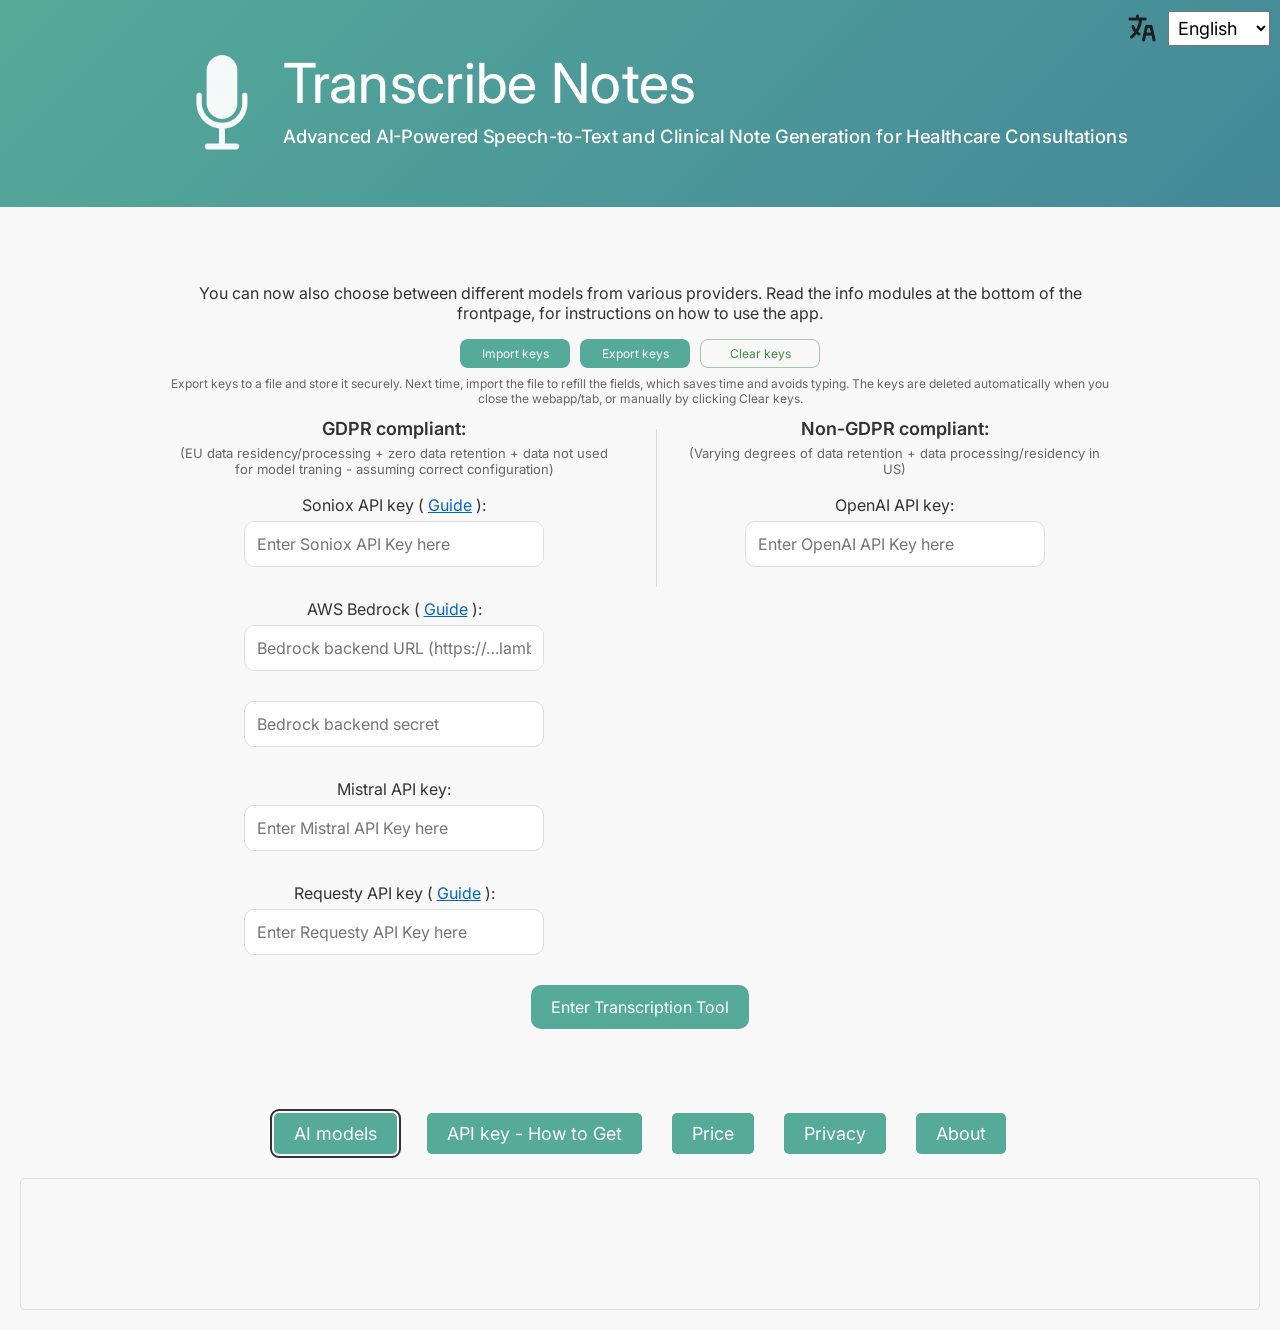
<file: index.html>
<!DOCTYPE html>
<html lang="en">
<head>
  <meta property="og:title" content="Transcribe Notes">
  <meta property="og:description" content="Secure AI-powered transcription and note generation for healthcare consultation. No subscription, just pay per use.">
  <meta property="og:image" content="https://transcribe-notes.netlify.app/Preview.png">
  <meta property="og:url" content="https://transcribe-notes.netlify.app/">
  <meta property="og:type" content="website">
  <meta name="twitter:card" content="summary_large_image">
  <meta name="twitter:title" content="Transcribe Notes">
  <meta name="twitter:description" content="Secure AI-powered transcription and note generation for healthcare consultation. No subscription, just pay per use.">
  <meta name="twitter:image" content="https://transcribe-notes.netlify.app/Preview.png">
  <!-- New: Meta description for crawlers -->
  <meta name="description"
        content="Secure, AI-powered medical transcription and clinical note generation for healthcare professionals. Ideal for documenting hypertension, diabetes, COPD, and medication regimens." />

  <!-- New: Meta keywords (for legacy bidders) -->
  <meta name="keywords"
        content="medical transcription, clinical notes, AI for doctors, pharmaceutical, medications, hypertension, diabetes, COPD, healthcare professional, semaglutide, Ozempic, apixaban, Eliquis, lisdexamfetamine, Aduvanz, omalizumab, Xolair, fremanezumab, Ajovy, rivaroxaban, Xarelto, alirocumab, Praluent, methylphenidate, Ritalin, dapagliflozin, Forxiga, atorvastatin, Lipitor, mirabegron, Betmiga, methotrexate, Metex, valsartan, sakubitril, Entresto, empagliflozin, Jardiance, tree pollen, Itulazax, mesalazine, Asacol, grass pollen, Grazax, erenumab, Aimovig, metoprolol, Selo-Zok, formoterol, glykopyrroniumbromid"/>
  <meta charset="UTF-8">
  <meta name="viewport" content="width=device-width, initial-scale=1.0">
  <meta name="google-site-verification" content="googlecbb704de00a7add2" />
  <title id="page-title">Transcribe Notes – AI Medical Transcription & Clinical Notes for Doctors</title>


  <!-- Import Google Fonts -->
  <link rel="icon" type="image/png" href="./favicon-32x32.png" sizes="32x32">
  <link rel="apple-touch-icon" href="./apple-touch-icon.png">
  <link href="https://fonts.googleapis.com/css2?family=Vollkorn&display=swap" rel="stylesheet">
  <link href="https://fonts.googleapis.com/css2?family=Roboto:wght@300;400;500&family=Merriweather:wght@300;400&display=swap" rel="stylesheet">
  <link href="https://fonts.googleapis.com/css2?family=Inter:wght@600;700;800&display=swap" rel="stylesheet">
  <link href="https://fonts.googleapis.com/css2?family=Raleway:wght@300&display=swap" rel="stylesheet">
  <link href="https://fonts.googleapis.com/css2?family=Montserrat:wght@600;700;800&display=swap" rel="stylesheet">
  <link href="https://fonts.googleapis.com/css2?family=Inter:wght@400;500;600;700;800&display=swap" rel="stylesheet">
  <link href="https://fonts.googleapis.com/css2?family=Poppins:wght@600;700;800&display=swap" rel="stylesheet">
  <!-- New: JSON-LD schema for medical/pharma context -->
  <script type="application/ld+json">
  {
    "@context": "https://schema.org",
  "@graph": [
      {
        "@type": "Organization",
        "@id": "https://transcribe-notes.netlify.app/#organization",
        "name": "Transcribe Notes",
        "url": "https://transcribe-notes.netlify.app/"
      },
      {
        "@type": "WebSite",
        "@id": "https://transcribe-notes.netlify.app/#website",
        "url": "https://transcribe-notes.netlify.app/",
        "name": "Transcribe Notes",
      "publisher": {
          "@id": "https://transcribe-notes.netlify.app/#organization"
        }
      },
      {
        "@type": "MedicalWebPage",
        "@id": "https://transcribe-notes.netlify.app/#medicalwebpage",
        "url": "https://transcribe-notes.netlify.app/",
        "name": "Transcribe Notes – Medical Transcription for Clinicians",
        "description": "An AI-powered medical transcription and clinical note tool for doctors, covering conditions like hypertension, diabetes, COPD, and medication management."
      },
      {
        "@type": "SoftwareApplication",
        "@id": "https://transcribe-notes.netlify.app/#software",
        "name": "Transcribe Notes",
        "applicationCategory": "MedicalApplication",
        "operatingSystem": "All",
        "description": "Secure AI-powered medical transcription and note generation for healthcare professionals. Supports documentation of medications such as Atorvastatin, Metformin, Seretide.",
        "url": "https://transcribe-notes.netlify.app/",
        "author": {
          "@id": "https://transcribe-notes.netlify.app/#organization"
        },
        "offers": {
          "@type": "Offer",
          "price": "0.00",
         "priceCurrency": "USD"
        },
        "audience": {
         "@type": "Audience",
          "audienceType": "Healthcare Professional"
        },
        "keywords": "semaglutide, Ozempic, apixaban, Eliquis, lisdexamfetamine, Aduvanz, omalizumab, Xolair, fremanezumab, Ajovy, rivaroxaban, Xarelto, alirocumab, Praluent, methylphenidate, Ritalin, dapagliflozin, Forxiga, atorvastatin, Lipitor, mirabegron, Betmiga, methotrexate, Metex, valsartan, sakubitril, Entresto, empagliflozin, Jardiance, tree pollen, Itulazax, mesalazine, Asacol, grass pollen, Grazax, erenumab, Aimovig, metoprolol, Selo-Zok, formoterol"
      }
    ]
  }
  </script>
  <style>
    /* Base styles */
    body {
      font-family: 'Inter', 'Roboto', sans-serif;
      font-weight: 400;
      background-color: #f8f8f8;
      color: #333;
      margin: 0;
      padding: 0;
      text-align: center;
      position: relative;
    }

    /* Make all form UI use the same font as the page text */
    input, select, textarea, button {
      font-family: inherit;
      font-weight: 400;
    }

    /* Most “field header” labels should not look bold */
    label {
      font-family: inherit;
      font-weight: 400;
    }
    header {
      background: linear-gradient(135deg, #5a9 0%, #489 100%);
      color: #fff;
      padding: 40px 20px;
      text-align: center;
      position: relative;
    }

    .header-center {
      display: inline-grid;
      grid-template-columns: auto auto auto; /* mic | title | spacer */
      column-gap: 12px; /* adjust “snugness” here */
      align-items: center;
      position: relative;
      left: 65px; /* move the whole group right; tweak value */
      top: 9px;   /* move the whole group DOWN; tweak value */
      transform: scale(1.15); /* change this: 1.00 normal, 1.05, 1.10, etc */
      transform-origin: center;
    }
    .title-block {
      display: inline-block;
      text-align: left;
      max-width: 900px;
    }
    header h1 {
      font-family: 'Inter', 'Roboto', sans-serif;
      font-weight: 450;
      font-size: 48px;
      line-height: 1.05;
      margin: 0;
      letter-spacing: 0.2px;
    }
    header p {
      font-family: 'Inter', 'Roboto', sans-serif;
      font-weight: 500;
      margin-top: 10px;
    }
    .header-mic {
      width: 82px; /* adjust size here */
      height: auto;
      opacity: 0.95;
      pointer-events: none;
      user-select: none;
    }
    .header-mic-spacer {
      width: 82px; /* adjust size here */
      height: 1px;
    }

    @media (max-width: 850px) {
      .header-mic, .header-mic-spacer { display: none; }
    }
    /* Language Icon & Dropdown */
    #lang-container {
      position: absolute;
      top: 10px;
      right: 10px;
      display: flex;
      align-items: center;
      z-index: 1000;
    }
.accordion-header:first-child {
  outline: 2px solid #333;
  outline-offset: 2px;
}
    #lang-container img {
      width: 36px;
      height: 36px;
      margin-right: 8px;
    }
    #lang-select {
      padding: 5px;
      font-size: 18px;
    }
    .container {
      max-width: 960px;
      margin: 40px auto;
      padding: 20px;
    }
    p {
      font-size: 16px;
    }
    input[type="text"] {
      width: 300px;
      padding: 12px;
      border: 1px solid #ddd;
      border-radius: 10px;
      font-size: 16px;
      box-sizing: border-box;
      margin-bottom: 20px;
    }
    input[type="text"]:focus {
      border-color: #66afe9;
      box-shadow: 0 0 8px rgba(102,175,233,0.6);
      outline: none;
    }
    /* Mask sensitive fields with dots without changing visual appearance */
    input.masked-input {
      -webkit-text-security: disc;
      text-security: disc;
    }

    /* Provider credentials: 2-column layout */
    .provider-columns {
      display: flex;
      justify-content: center;
      align-items: flex-start;
      gap: 32px;
      margin-top: 10px;
    }
    fieldset.provider-column {
      flex: 0 1 460px;
      box-sizing: border-box;
      margin: 0;
      padding: 0 16px;
      border: 0; /* remove default fieldset border */
      min-width: 0; /* prevents overflow in flex containers */
    }
    fieldset.provider-column legend {
      padding: 0;
      margin: 0 0 6px;
      font-size: 18px;
      font-weight: 600;
    }
    .provider-column.non-gdpr {
      border-left: 1px solid rgba(0, 0, 0, 0.12);
      padding-left: 32px;
    }    
    .provider-column .column-footnote {
      margin: 0 0 18px;
      font-size: 13px;
      color: #666;
    }
    .provider-column p {
      margin: 12px 0 6px;
    }
    .credentials-row {
      display: flex;
      gap: 10px;
      flex-wrap: wrap;
      justify-content: center;
    }
    @media (max-width: 900px) {
      .provider-columns {
        flex-direction: column;
        gap: 18px;
      }
      fieldset.provider-column {
        flex-basis: auto;
        max-width: 100%;
      }
      .provider-column.non-gdpr {
        border-left: 0;
        padding-left: 16px;
        border-top: 1px solid rgba(0, 0, 0, 0.12);
        padding-top: 18px;
      }
    }
    button {
      background-color: #5a9;
      color: #fff;
      border: none;
      border-radius: 10px;
      padding: 12px 20px;
      font-size: 16px;
      cursor: pointer;
      transition: background-color 0.3s, transform 0.1s;
      margin: 10px;
    }
    button:hover {
      background-color: #489;
    }
    button:active {
      transform: scale(0.98);
    }
    .keys-io-row {
      display: flex;
      gap: 10px;
      flex-wrap: wrap;
      justify-content: center;
      margin: 10px 0 0 0;
    }
    .keys-io-row button {
      margin: 0; /* override the global 10px to keep the row tight */
    }
    /* Smaller Import/Export buttons only */
    .keys-io-btn {
      padding: 6px 10px;
      font-size: 12px;
      border-radius: 8px;
      min-width: 110px;
    }

    /* Compact Import/Export Keys modals */
    #importKeysModalBackdrop,
    #exportKeysModalBackdrop,
    #cloudRestoreModalBackdrop {
      display: none;
      position: fixed;
      inset: 0;
      background: rgba(0, 0, 0, 0.35);
      z-index: 3500;
      align-items: center;
      justify-content: center;
      padding: 16px;
    }
    #importKeysModalBackdrop.active,
    #exportKeysModalBackdrop.active,
    #cloudRestoreModalBackdrop.active {
      display: flex;
    }
    #importKeysModal,
    #exportKeysModal,
    #cloudRestoreModal {
      width: min(92vw, 460px);
      max-height: calc(100vh - 32px);
      overflow-y: auto;
      background: #fff;
      border: 1px solid #ddd;
      border-radius: 14px;
      box-shadow: 0 12px 30px rgba(0, 0, 0, 0.25);
      padding: 14px 16px 16px;
      text-align: left;
    }
    #importKeysModal .mini-modal__header,
    #exportKeysModal .mini-modal__header,
    #cloudRestoreModal .mini-modal__header {
      display: flex;
      align-items: center;
      justify-content: space-between;
      gap: 12px;
      margin-bottom: 10px;
    }
    #importKeysModalTitle,
    #exportKeysModalTitle,
    #cloudRestoreModalTitle {
      font-family: inherit;
      font-size: 16px;
      font-weight: 700;
      margin: 0;
    }
    #importKeysModalX,
    #exportKeysModalX,
    #cloudRestoreModalX {
      border: none;
      background: transparent;
      cursor: pointer;
      font-size: 26px;
      line-height: 1;
      padding: 0 6px;
      color: #d11;
    }
    .mini-modal__option {
      display: block;
      width: 100%;
      text-align: left;
      margin: 0;
    }
    .mini-modal__help {
      margin: 6px 0 12px;
      font-size: 12px;
      color: #555;
      line-height: 1.35;
    }
    .mini-modal__notice {
      margin: 0 0 12px;
      padding: 10px 11px;
      border: 1px solid rgba(72, 153, 153, 0.35);
      border-radius: 10px;
      background: rgba(85, 170, 153, 0.08);
      color: #35484a;
      font-size: 12px;
      line-height: 1.4;
    }
    .mini-modal__field-label {
      display: block;
      margin: 9px 0 5px;
      font-size: 12px;
      color: #444;
    }
    .mini-modal__password {
      width: 100%;
      box-sizing: border-box;
      border: 1px solid #ccc;
      border-radius: 10px;
      padding: 10px;
      font: inherit;
      font-size: 14px;
    }
    .mini-modal__password:focus {
      border-color: #66afe9;
      box-shadow: 0 0 6px rgba(102, 175, 233, 0.45);
      outline: none;
    }
    #importKeysJsonText {
      width: 100%;
      box-sizing: border-box;
      border: 1px solid #ccc;
      border-radius: 10px;
      padding: 10px;
      font-family: ui-monospace, SFMono-Regular, Menlo, Monaco, Consolas, "Liberation Mono", "Courier New", monospace;
      font-size: 12px;
      resize: vertical;
      min-height: 110px;
      max-height: 240px;
    }
    .mini-modal__actions {
      display: flex;
      gap: 10px;
      justify-content: flex-end;
      margin-top: 12px;
      flex-wrap: wrap;
    }
    .mini-modal__status {
      min-height: 1.35em;
      margin: 10px 0 0;
      font-size: 12px;
      line-height: 1.35;
    }
    .cloud-restore-option {
      display: flex;
      align-items: flex-start;
      gap: 9px;
      margin: 10px 0;
      padding: 10px 11px;
      border: 1px solid #d3dfda;
      border-radius: 10px;
      background: #fbfdfc;
      color: #33443d;
      font-size: 13px;
      line-height: 1.35;
      cursor: pointer;
    }
    .cloud-restore-option[hidden] {
      display: none;
    }
    .cloud-restore-option input {
      margin: 2px 0 0;
      flex: 0 0 auto;
    }
    /* Discreet "ghost" button for Clear keys */
    .keys-io-btn--ghost-green {
      background: transparent;
      color: #2e7d32;
      border: 1px solid rgba(46, 125, 50, 0.45);
      display: inline-flex;
      align-items: center;
      justify-content: center;
      gap: 6px;
      min-width: 120px;
      opacity: 0.9;
    }
    .keys-io-btn--ghost-green:hover {
      /* Overrides the global button:hover background */
      background-color: rgba(46, 125, 50, 0.10);
      opacity: 1;
    }
    .keys-io-btn--ghost-green .btn-icon {
      font-size: 14px;
      line-height: 1;
    }
    #keysIoHint {
      font-size: 12px;
      color: #666;
      margin-top: 8px;
    }
    #keysIoStatus {
      font-size: 12px;
      margin-top: 6px;
    }
   /* New Horizontal Accordion (Tabbed Interface) */
    .accordion {
      margin: 20px auto;
      /* make this section wider so 5 tabs fit without wrapping/scrolling */
      max-width: 1280px;              /* tweak: 1100 / 1200 / 1400 */
      width: calc(100% - 40px);       /* keeps nice side padding on small screens */
    }
    .accordion-headers {
      display: flex;
      justify-content: center;
      gap: 10px;
      margin-bottom: 10px;
     flex-wrap: nowrap;           /* keep all 5 on ONE line */
     overflow-x: auto;            /* if too tight, scroll instead of wrapping */
     -webkit-overflow-scrolling: touch;
     padding: 4px 0;              /* tiny vertical breathing room */
    }
    .accordion-header {
      background-color: #5a9;
      color: #fff;
      padding: 10px 20px;
      border: none;
      cursor: pointer;
      font-size: 18px;
      border-radius: 5px;
      transition: background-color 0.3s;
    white-space: nowrap;
    flex: 0 0 auto;
    }

    /* Slightly tighter tabs on smaller screens */
    @media (max-width: 900px) {
      .accordion-header {
        padding: 8px 14px;
        font-size: 16px;
      }
    }
    .accordion-header:hover {
      background-color: #489;
    }
    .accordion-header.active {
      background-color: #489;
    }
    /* New CSS for the API Guide Button */
    #apiGuideButton {
      border: 2px solid #333;
      box-shadow: 0 0 4px rgba(0, 0, 0, 0.1);
    }
    .accordion-content-container {
      border: 1px solid #ddd;
      border-radius: 5px;
      padding: 15px;
      text-align: left;
      min-height: 100px;
    }
    .accordion-hidden-content {
      display: none;
   }
  
    /* AWS Bedrock Guide Modal (opened from the "Guide" link next to AWS Bedrock) */
    #bedrockGuideView {
      display: none;
      position: fixed;
      top: 10%;
      left: 10%;
      width: 80%;
      height: 80%;
      background: white;
      border: 2px solid #ccc;
      padding: 20px;
      overflow-y: auto;
      z-index: 3000;
      text-align: left; /* override body { text-align: center; } */
    }
    #bedrockGuideView.active {
      display: block;
    }
    #bedrockGuideView .header-row {
      display: flex;
      align-items: center;
      justify-content: space-between;
      gap: 12px;
      position: sticky;
      top: 0;
      background: white;
      padding-bottom: 10px;
      margin-bottom: 10px;
      border-bottom: 1px solid #eee;
    }
    #bedrockGuideClose {
      /* Keep the close button visible while scrolling inside the modal */
      position: sticky;
      top: 12px;
      float: right;
      font-size: 30px;
      line-height: 1;
      border: none;
      background: transparent;
      color: #d11;            /* RED so it's visible on white */
      cursor: pointer;
      padding: 0 6px;
      margin: 0;              /* global button adds margin */
      z-index: 3001;          /* ensure it's above content */
    }
    /* Prevent the floated close button from affecting the layout below */
    #bedrockGuideHeading {
      clear: both;
    }
    #bedrockGuideClose:hover {
      opacity: 0.8;
    }
    #bedrockGuideText {
      white-space: pre-wrap;
      font-family: 'Inter', 'Roboto', sans-serif;
      font-size: 14px;
      line-height: 1.4;
      margin: 0;
      text-align: left; /* ensure wrapped lines start at left edge */
     }

    /* Inline "Guide" buttons should look like links (and must NOT navigate / change hash) */
    .inline-guide-link {
      background: transparent;
      border: 0;
      padding: 0;
      margin: 0;
      border-radius: 0;
      color: #06c;
      text-decoration: underline;
      cursor: pointer;
      font: inherit;
      line-height: inherit;
      transition: none;
    }
    .inline-guide-link:hover { opacity: 0.85; }

    /* Soniox / Requesty guide modals. These intentionally match the existing
       AWS Bedrock guide window while using shared classes for maintainability. */
    .provider-guide-view {
      display: none;
      position: fixed;
      top: 10%;
      left: 10%;
      width: 80%;
      height: 80%;
      box-sizing: border-box;
      background: white;
      border: 2px solid #ccc;
      padding: 20px;
      overflow-y: auto;
      z-index: 3004;
      text-align: left;
    }
    .provider-guide-view.active {
      display: block;
    }
    .provider-guide-close {
      position: sticky;
      top: 12px;
      float: right;
      font-size: 30px;
      line-height: 1;
      border: none;
      background: transparent;
      color: #d11;
      cursor: pointer;
      padding: 0 6px;
      margin: 0;
      z-index: 3005;
    }
    .provider-guide-close:hover {
      opacity: 0.8;
    }
    .provider-guide-heading {
      clear: both;
    }
    .provider-guide-text {
      white-space: pre-wrap;
      font-family: 'Inter', 'Roboto', sans-serif;
      font-size: 14px;
      line-height: 1.4;
      margin: 0;
      text-align: left;
    }

    /* Google Vertex Guide Modal (opened from the "Guide" link next to Google Vertex) */
    #vertexGuideView {
      display: none;
      position: fixed;
      top: 10%;
      left: 10%;
      width: 80%;
      height: 80%;
      background: white;
      border: 2px solid #ccc;
      padding: 20px;
      overflow-y: auto;
      z-index: 3002;
      text-align: left; /* override body { text-align: center; } */
    }
    #vertexGuideView.active {
      display: block;
    }
    #vertexGuideClose {
      position: sticky;
      top: 12px;
      float: right;
      font-size: 30px;
      line-height: 1;
      border: none;
      background: transparent;
      color: #d11;
      cursor: pointer;
      padding: 0 6px;
      margin: 0;
      z-index: 3003;
    }
    #vertexGuideClose:hover {
      opacity: 0.8;
    }
    #vertexGuideText {
      white-space: pre-wrap;
      font-family: inherit;
      font-size: 14px;
      line-height: 1.4;
      margin: 0;
      text-align: left; /* ensure wrapped lines start at left edge */
    }

</style>
 
</head>
<body>
  <script>
    // OAuth popup callback. The authorization code is returned only to the
    // same-origin app and is exchanged there with PKCE (no client secret).
    // BroadcastChannel is a fallback for browsers that sever window.opener
    // while the popup is visiting Microsoft's cross-origin sign-in page.
    (() => {
      const params = new URLSearchParams(window.location.search);
      const state = params.get("state") || "";
      const isMicrosoftCallback = state.startsWith("whisper-ms-") &&
        (params.has("code") || params.has("error"));
      if (!isMicrosoftCallback) return;

      const payload = {
        type: "whisper-microsoft-oauth-callback",
        state,
        code: params.get("code") || "",
        error: params.get("error") || "",
        errorDescription: params.get("error_description") || ""
      };

      try {
        if (window.opener && window.opener !== window) {
          window.opener.postMessage(payload, window.location.origin);
        }
      } catch {}

      let callbackChannel = null;
      try {
        if (typeof window.BroadcastChannel === "function") {
          callbackChannel = new window.BroadcastChannel(`whisper-ms-oauth-${state}`);
          callbackChannel.postMessage(payload);
        }
      } catch {}

      // Give the opener time to receive the queued callback before closing.
      window.setTimeout(() => {
        try { callbackChannel?.close(); } catch {}
        window.close();
      }, 250);
    })();
  </script>

  <!-- Language Dropdown -->
  <div id="lang-container">
    <img src="language-icon.png" alt="Language Icon">
    <select id="lang-select">
      <option value="en">English</option>
      <option value="no">Norsk</option>
      <option value="sv">Svenska</option>
      <option value="de">Deutsch</option>
      <option value="fr">Français</option>
      <option value="it">Italiano</option>
    </select>
  </div>
  
  <header>    
    <div class="header-center">
      <img class="header-mic" src="mic-icon.png" alt="" aria-hidden="true">
      <div class="title-block">
        <h1 id="header-title">Transcribe Notes</h1>
        <p id="header-subtitle">Advanced AI-Powered Speech-to-Text & Clinical Note Generation for Healthcare Consultations</p>
      </div>
      <div class="header-mic-spacer" aria-hidden="true"></div>
    </div>
  </header>
  
  <div class="container">
    <!-- This text is replaced by the language file (e.g. "Dont have an API-key yet? ...") -->
    <p id="start-text">To get started, please enter your OpenAI API key:</p>

    <div class="keys-io-row">
      <button type="button" id="importKeysBtn" class="keys-io-btn">Import keys</button>
      <button type="button" id="exportKeysBtn" class="keys-io-btn">Export keys</button>
      <button
        type="button"
        id="clearKeysBtn"
        class="keys-io-btn keys-io-btn--ghost-green"
        title="Clears key, secret and URL fields only"
      >
        <span>Clear keys</span>
      </button>
      <input type="file" id="importKeysFile" accept="application/json" style="display:none">
    </div>

    <!-- Compact Export Keys modal -->
    <div id="exportKeysModalBackdrop" aria-hidden="true">
      <div id="exportKeysModal" role="dialog" aria-modal="true" aria-labelledby="exportKeysModalTitle">
        <div class="mini-modal__header">
          <div id="exportKeysModalTitle">Export keys</div>
          <button type="button" id="exportKeysModalX" aria-label="Close">×</button>
        </div>

        <div id="exportKeysModalChoice">
          <div class="mini-modal__notice">
            Before exporting, make sure every key and secret you want to back up is filled in. The backup uses the current field values, so empty fields are saved as empty.
          </div>
          <button type="button" id="exportChoiceJson" class="keys-io-btn mini-modal__option">
            Export as JSON file
          </button>
          <div class="mini-modal__help">
            Saves the same JSON file as before on this device. The file contains readable keys, so store it securely.
          </div>

          <button type="button" id="exportChoiceOneDrive" class="keys-io-btn mini-modal__option">
            Export to Microsoft OneDrive
          </button>
          <div class="mini-modal__help">
            Sign in with your personal Microsoft account. The keys are encrypted in this browser before one backup file is saved in your own OneDrive. A new export replaces the previous OneDrive backup.
          </div>

          <button type="button" id="exportChoiceGoogleDrive" class="keys-io-btn mini-modal__option">
            Export to Google Drive
          </button>
          <div class="mini-modal__help">
            Sign in with your Google account. The keys are encrypted in this browser before one backup file is saved in your private Google Drive app storage. A new export replaces the previous Google Drive backup.
          </div>
        </div>

        <div id="exportKeysModalOneDrive" style="display:none">
          <div class="mini-modal__notice">
            Create a separate encryption password. It is never uploaded or stored by this app. If you forget it, the OneDrive backup cannot be restored. Saving again replaces any previous backup.
          </div>
          <label class="mini-modal__field-label" for="exportOneDrivePassword">Encryption password (minimum 10 characters)</label>
          <input type="password" id="exportOneDrivePassword" class="mini-modal__password" autocomplete="new-password">
          <label class="mini-modal__field-label" for="exportOneDrivePasswordConfirm">Repeat password</label>
          <input type="password" id="exportOneDrivePasswordConfirm" class="mini-modal__password" autocomplete="new-password">
          <div class="mini-modal__actions">
            <button type="button" id="exportOneDriveSaveBtn" class="keys-io-btn">Save to OneDrive</button>
            <button type="button" id="exportOneDriveBackBtn" class="keys-io-btn keys-io-btn--ghost-green">Back</button>
          </div>
        </div>

        <div id="exportKeysModalGoogleDrive" style="display:none">
          <div class="mini-modal__notice">
            Create a separate encryption password. It is never uploaded or stored by this app. If you forget it, the Google Drive backup cannot be restored. Saving again replaces any previous Google Drive backup.
          </div>
          <label class="mini-modal__field-label" for="exportGoogleDrivePassword">Encryption password (minimum 10 characters)</label>
          <input type="password" id="exportGoogleDrivePassword" class="mini-modal__password" autocomplete="new-password">
          <label class="mini-modal__field-label" for="exportGoogleDrivePasswordConfirm">Repeat password</label>
          <input type="password" id="exportGoogleDrivePasswordConfirm" class="mini-modal__password" autocomplete="new-password">
          <div class="mini-modal__actions">
            <button type="button" id="exportGoogleDriveSaveBtn" class="keys-io-btn">Save to Google Drive</button>
            <button type="button" id="exportGoogleDriveBackBtn" class="keys-io-btn keys-io-btn--ghost-green">Back</button>
          </div>
        </div>
        <p id="exportKeysModalStatus" class="mini-modal__status" aria-live="polite"></p>
      </div>
    </div>

    <!-- Compact Import Keys modal -->
    <div id="importKeysModalBackdrop" aria-hidden="true">
      <div id="importKeysModal" role="dialog" aria-modal="true" aria-labelledby="importKeysModalTitle">
        <div class="mini-modal__header">
          <div id="importKeysModalTitle">Import keys</div>
          <button type="button" id="importKeysModalX" aria-label="Close">×</button>
        </div>

        <!-- Step 1: Choose JSON, Microsoft OneDrive, or Google Drive -->
        <div id="importKeysModalChoice">
          <div class="mini-modal__notice">
            The key fields do not need to be filled in before importing. The backup fills them for you; review the fields afterwards and then select Enter.
          </div>
          <button type="button" id="importChoiceJson" class="keys-io-btn mini-modal__option">
            Import from JSON
          </button>
          <div class="mini-modal__help">
            Use the existing method: choose a keys JSON file from this device or paste its contents.
          </div>

          <button type="button" id="importChoiceOneDrive" class="keys-io-btn mini-modal__option">
            Import from Microsoft OneDrive
          </button>
          <div class="mini-modal__help">
            Sign in with the same personal Microsoft account and enter the encryption password. You must previously have exported a backup to OneDrive.
          </div>

          <button type="button" id="importChoiceGoogleDrive" class="keys-io-btn mini-modal__option">
            Import from Google Drive
          </button>
          <div class="mini-modal__help">
            Sign in with the same Google account and enter the encryption password. You must previously have exported a backup to Google Drive.
          </div>
        </div>

        <!-- Step 2a: Existing JSON choices -->
        <div id="importKeysModalJsonChoice" style="display:none">
          <button type="button" id="importChoiceFile" class="keys-io-btn mini-modal__option">
            Choose JSON file
          </button>
          <div class="mini-modal__help">
            Choose a keys .json file from this device. Keys are stored only in this tab (session storage).
          </div>

          <button type="button" id="importChoicePaste" class="keys-io-btn mini-modal__option">
            Paste JSON content
          </button>
          <div class="mini-modal__help">
            Open the JSON in Dropbox or a similar service, copy the contents and paste it here.
          </div>
          <div class="mini-modal__actions">
            <button type="button" id="importJsonBackBtn" class="keys-io-btn keys-io-btn--ghost-green">Back</button>
          </div>
        </div>

        <!-- Step 2b: Paste JSON -->
        <div id="importKeysModalPaste" style="display:none">
          <textarea id="importKeysJsonText" placeholder='Paste JSON here (example: {"data": {...}})'></textarea>
          <div class="mini-modal__actions">
            <button type="button" id="importKeysFetchBtn" class="keys-io-btn">Fetch</button>
            <button type="button" id="importPasteBackBtn" class="keys-io-btn keys-io-btn--ghost-green">Back</button>
          </div>
        </div>

        <!-- Step 2c: Encrypted OneDrive backup -->
        <div id="importKeysModalOneDrive" style="display:none">
          <div class="mini-modal__notice">
            This downloads the encrypted backup from your own OneDrive. A OneDrive backup must already have been created from Export keys. The password is used only in this browser.
          </div>
          <label class="mini-modal__field-label" for="importOneDrivePassword">Encryption password</label>
          <input type="password" id="importOneDrivePassword" class="mini-modal__password" autocomplete="current-password">
          <div class="mini-modal__actions">
            <button type="button" id="importOneDriveFetchBtn" class="keys-io-btn">Import from OneDrive</button>
            <button type="button" id="importOneDriveBackBtn" class="keys-io-btn keys-io-btn--ghost-green">Back</button>
          </div>
        </div>

        <!-- Step 2d: Encrypted Google Drive backup -->
        <div id="importKeysModalGoogleDrive" style="display:none">
          <div class="mini-modal__notice">
            This downloads the encrypted backup from your private Google Drive app storage. A Google Drive backup must already have been created from Export keys. The password is used only in this browser.
          </div>
          <label class="mini-modal__field-label" for="importGoogleDrivePassword">Encryption password</label>
          <input type="password" id="importGoogleDrivePassword" class="mini-modal__password" autocomplete="current-password">
          <div class="mini-modal__actions">
            <button type="button" id="importGoogleDriveFetchBtn" class="keys-io-btn">Import from Google Drive</button>
            <button type="button" id="importGoogleDriveBackBtn" class="keys-io-btn keys-io-btn--ghost-green">Back</button>
          </div>
        </div>
        <p id="importKeysModalStatus" class="mini-modal__status" aria-live="polite"></p>
      </div>
    </div>

    <!-- Optional cloud restore shown only after keys were imported from that provider. -->
    <div id="cloudRestoreModalBackdrop" aria-hidden="true">
      <div id="cloudRestoreModal" role="dialog" aria-modal="true" aria-labelledby="cloudRestoreModalTitle">
        <div class="mini-modal__header">
          <div id="cloudRestoreModalTitle">Load cloud backups?</div>
          <button type="button" id="cloudRestoreModalX" aria-label="Continue with local data">×</button>
        </div>
        <div id="cloudRestoreModalNotice" class="mini-modal__notice"></div>
        <label id="cloudRestorePromptsOption" class="cloud-restore-option" hidden>
          <input id="cloudRestorePrompts" type="checkbox" checked>
          <span id="cloudRestorePromptsLabel">Prompt list</span>
        </label>
        <label id="cloudRestoreWorkspaceOption" class="cloud-restore-option" hidden>
          <input id="cloudRestoreWorkspace" type="checkbox" checked>
          <span id="cloudRestoreWorkspaceLabel">Workspace Set</span>
        </label>
        <div class="mini-modal__actions">
          <button type="button" id="cloudRestoreContinue" class="keys-io-btn">Load selected</button>
          <button type="button" id="cloudRestoreSkip" class="keys-io-btn keys-io-btn--ghost-green">Use local data</button>
        </div>
        <p id="cloudRestoreModalStatus" class="mini-modal__status" aria-live="polite"></p>
      </div>
    </div>
    <p id="keysIoHint">
      Back up keys as a JSON file, to Microsoft OneDrive, or to Google Drive. Import the backup later to refill the fields and avoid retyping.
    </p>
    <p id="keysIoStatus" aria-live="polite"></p>

    <!-- Provider credentials (two columns) -->
    <div class="provider-columns" id="provider-columns">
      <!-- GDPR compliant -->
      <fieldset class="provider-column gdpr">
        <legend><span id="gdpr-column-title">GDPR compliant:</span></legend>
        <p class="column-footnote" id="gdpr-column-footnote">(Full EU data residency/processing + zero data retention)</p>

        <!-- New (Phase 1): Optional Soniox API Key -->
        <p id="soniox-text">
          Soniox API key (
          <button
            type="button"
            id="soniox-guide-link"
            class="inline-guide-link"
          >Guide</button>
          ):
        </p>
        <input type="text" id="sonioxKeyInput" placeholder="Enter Soniox API Key here" autocomplete="off" class="masked-input">
        <br>
      
        <!-- New: AWS Bedrock proxy configuration (per-user) -->
        <p id="bedrock-text">
          AWS Bedrock (
          <button
            type="button"
            id="bedrock-guide-link"
            class="inline-guide-link"
          >Guide</button>
          ):
        </p>
        <div class="credentials-row">
          <input
            type="text"
            id="bedrockBackendUrlInput"
            placeholder="Bedrock backend URL (https://…lambda-url.eu-north-1.on.aws/)"
            autocomplete="off"
            class="masked-input"
          >
          <input
            type="text"
            id="bedrockBackendSecretInput"
            placeholder="Bedrock backend secret"
            autocomplete="off"
            class="masked-input"
          >
        </div>

        <!-- New: Optional Mistral (Voxtral) API Key -->
        <p id="mistral-text">Mistral API key:</p>
        <input type="text" id="mistralKeyInput" placeholder="Enter Mistral API Key here" autocomplete="off" class="masked-input">
        <br>

        <!-- Optional Requesty API Key (EU router; used for Claude Opus 5.5 Stockholm + other EU-hosted models) -->
        <p id="requesty-text">
          Requesty API key (
          <button
            type="button"
            id="requesty-guide-link"
            class="inline-guide-link"
          >Guide</button>
          ):
        </p>
        <input type="text" id="requestyKeyInput" placeholder="Enter Requesty API Key here" autocomplete="off" class="masked-input">
        <br>
      </fieldset>

      <!-- Non-GDPR compliant -->
      <fieldset class="provider-column non-gdpr">
        <legend><span id="nongdpr-column-title">Non-GDPR compliant:</span></legend>
        <p class="column-footnote" id="nongdpr-column-footnote">(Varying degrees of data retention + data processing/residency in US)</p>

        <!-- New explicit label above the OpenAI field -->
        <p id="openai-label">OpenAI API key:</p>
        <input type="text" id="apiKeyInput" placeholder="Enter API Key here" autocomplete="off" class="masked-input">
        <br>

      </fieldset>
    </div>
    
    <button id="enterTranscriptionBtn">Enter Transcription Tool</button>
    <br>
    <div id="offerText"></div>
  </div>

  <!-- New Horizontal Accordion -->
  <div class="accordion">
    <div class="accordion-headers">
      <button class="accordion-header" data-content-id="modelsModalText">AI-models</button>
      <button class="accordion-header" data-content-id="guide-p1">API Guide</button>
      <button class="accordion-header" data-content-id="priceModalText">Price Information</button>
      <button class="accordion-header" data-content-id="securityModalText">Security Information</button>
      <button class="accordion-header" data-content-id="aboutModalText">About</button>
    </div>
    <div class="accordion-content-container">
      <!-- Active content will be displayed here -->
    </div>
  </div>

  <!-- Hidden Content Containers for Accordion -->
  <div id="modelsModalText" class="accordion-hidden-content">
    <!-- AI-models content (placeholder) -->
    <div id="modelsModalText-content">test, test</div>
  </div>
  <div id="guide-p1" class="accordion-hidden-content">
    <!-- API Guide content will be injected here -->
    <div id="guide-p1-content"></div>
  </div>
  <div id="priceModalText" class="accordion-hidden-content">
    <!-- Price Information content will be injected here -->
    <div id="priceModalText-content"></div>
  </div>
  <div id="securityModalText" class="accordion-hidden-content">
    <!-- Security Information content will be injected here -->
    <div id="securityModalText-content"></div>
  </div>
  <div id="aboutModalText" class="accordion-hidden-content">
    <!-- About content will be injected here -->
    <div id="aboutModalText-content"></div>
  </div>

  <!-- Inline Script for API Key Handling -->
  <script type="module">
    import { PromptManager } from "./js/promptManager.js";
    import { PromptCloudBackup } from "./js/features/prompt-cloud-backup.js";
    import { CloudBackupSession } from "./js/features/cloud-backup-session.js";

  document.addEventListener("DOMContentLoaded", function() {
    [
      "lemonfox_api_key",
      "deepgram_api_key",
      "gemini_api_key",
      "vertex_backend_url",
      "vertex_backend_secret"
    ].forEach((key) => {
      try { sessionStorage.removeItem(key); } catch {}
    });

    const enterTranscriptionBtn    = document.getElementById("enterTranscriptionBtn");
    const apiKeyInput              = document.getElementById("apiKeyInput");
    const sonioxKeyInput           = document.getElementById("sonioxKeyInput");
    const mistralKeyInput          = document.getElementById("mistralKeyInput");
    const requestyKeyInput         = document.getElementById("requestyKeyInput");
    const bedrockBackendUrlInput    = document.getElementById("bedrockBackendUrlInput");
    const bedrockBackendSecretInput = document.getElementById("bedrockBackendSecretInput");

    // 1) Prefill all fields from sessionStorage (keys only live for this tab)
    if (apiKeyInput) {
      const storedOpenai = sessionStorage.getItem("openai_api_key") || "";
      if (storedOpenai && !apiKeyInput.value) apiKeyInput.value = storedOpenai;
    }
    if (sonioxKeyInput) {
      const storedSoniox = sessionStorage.getItem("soniox_api_key") || "";
      if (storedSoniox && !sonioxKeyInput.value) sonioxKeyInput.value = storedSoniox;
    }
    if (mistralKeyInput) {
      const storedMistral = sessionStorage.getItem("mistral_api_key") || "";
      if (storedMistral && !mistralKeyInput.value) mistralKeyInput.value = storedMistral;
    }
    if (requestyKeyInput) {
      const storedRequesty = sessionStorage.getItem("requesty_api_key") || "";
      if (storedRequesty && !requestyKeyInput.value) requestyKeyInput.value = storedRequesty;
    }
    // Bedrock backend URL / secret
    if (bedrockBackendUrlInput) {
      const storedUrl = sessionStorage.getItem("bedrock_backend_url") || "";
      if (storedUrl && !bedrockBackendUrlInput.value) bedrockBackendUrlInput.value = storedUrl;
    }
    if (bedrockBackendSecretInput) {
      const storedSecret = sessionStorage.getItem("bedrock_backend_secret") || "";
      if (storedSecret && !bedrockBackendSecretInput.value) bedrockBackendSecretInput.value = storedSecret;
    }

    // Import/Export key bundles: JSON + encrypted Microsoft OneDrive / Google Drive backups.
    const exportKeysBtn  = document.getElementById("exportKeysBtn");
    const importKeysBtn  = document.getElementById("importKeysBtn");
    const clearKeysBtn   = document.getElementById("clearKeysBtn");
    const importKeysFile = document.getElementById("importKeysFile");
    const keysIoStatus   = document.getElementById("keysIoStatus");

    const MICROSOFT_CLIENT_ID = "bec616c7-9967-4a96-b169-7cd2be16e9ac";
    const MICROSOFT_AUTHORITY = "https://login.microsoftonline.com/consumers/oauth2/v2.0";
    const MICROSOFT_SCOPES = ["Files.ReadWrite.AppFolder"];
    const ONEDRIVE_BACKUP_FILENAME = "whisper-keys-backup.enc.json";
    const ONEDRIVE_BACKUP_SCHEMA = "whisper.keys.onedrive.encrypted";
    const ONEDRIVE_BACKUP_VERSION = 1;
    const ONEDRIVE_KDF_ITERATIONS = 250000;
    const GOOGLE_CLIENT_ID = "432102972557-hivdvjrkht1joq2pa2115phruhdgthua.apps.googleusercontent.com";
    const GOOGLE_DRIVE_SCOPE = "https://www.googleapis.com/auth/drive.appdata";
    const GOOGLE_DRIVE_BACKUP_FILENAME = "whisper-keys-backup.enc.json";
    const GOOGLE_DRIVE_BACKUP_SCHEMA = "whisper.keys.google-drive.encrypted";
    const GOOGLE_DRIVE_BACKUP_VERSION = 1;
    const GOOGLE_DRIVE_KDF_ITERATIONS = 250000;
    const GOOGLE_IDENTITY_SCRIPT_URL = "https://accounts.google.com/gsi/client";
    const activeCloudAccessTokens = new Map();

    const CLOUD_RESTORE_TEXT = {
      en: {
        title: "Load cloud backups?",
        both: "You previously saved a prompt list and a Workspace Set to {provider}. Select what you want to load for this session. Anything you do not select will remain unchanged. The app will continue using the version already saved in this browser.",
        prompts: "You previously saved a prompt list to {provider}. Would you like to load it for this session? If not, the prompts already saved in this browser will be used.",
        workspace: "You previously saved a Workspace Set to {provider}. Would you like to load it for this session? If not, the Workspace Set already saved in this browser will be used.",
        promptLabel: "Prompt list", workspaceLabel: "Workspace Set",
        load: "Load selected", local: "Use local data",
        checking: "Checking cloud backups…", loading: "Downloading and decrypting selected backups…",
        legacyPrompt: "The {item} uses an older password. Enter its previous password to import it.",
        migrate: "Update this older {item} backup to use your current Cloud Backup Password?",
        failed: "Cloud restore failed: {error}\n\nThe data already stored in this browser has not been changed.",
      },
      no: {
        title: "Laste inn skysikkerhetskopier?",
        both: "Du har tidligere lagret en promptliste og et Workspace Set i {provider}. Velg hva du vil laste inn for denne økten. Alt du ikke velger, forblir uendret. Appen fortsetter å bruke versjonen som allerede er lagret i denne nettleseren.",
        prompts: "Du har tidligere lagret en promptliste i {provider}. Vil du laste den inn for denne økten? Hvis ikke brukes promptene som allerede er lagret i nettleseren.",
        workspace: "Du har tidligere lagret et Workspace Set i {provider}. Vil du laste det inn for denne økten? Hvis ikke brukes Workspace Set-et som allerede er lagret i nettleseren.",
        promptLabel: "Promptliste", workspaceLabel: "Workspace Set",
        load: "Last inn valgte", local: "Bruk lokale data",
        checking: "Sjekker skysikkerhetskopier…", loading: "Laster ned og dekrypterer valgte sikkerhetskopier…",
        legacyPrompt: "{item} bruker et eldre passord. Skriv inn det tidligere passordet for å importere den.",
        migrate: "Oppdatere denne eldre sikkerhetskopien av {item} til ditt nåværende Cloud Backup-passord?",
        failed: "Gjenoppretting fra skyen mislyktes: {error}\n\nDataene som allerede er lagret i nettleseren, er ikke endret.",
      },
      sv: {
        title: "Läsa in molnsäkerhetskopior?",
        both: "Du har tidigare sparat en promptlista och ett Workspace Set i {provider}. Välj vad du vill läsa in för den här sessionen. Allt du inte väljer förblir oförändrat. Appen fortsätter använda den version som redan finns sparad i den här webbläsaren.",
        prompts: "Du har tidigare sparat en promptlista i {provider}. Vill du läsa in den för den här sessionen? Annars används promptarna som redan finns i webbläsaren.",
        workspace: "Du har tidigare sparat ett Workspace Set i {provider}. Vill du läsa in det för den här sessionen? Annars används det Workspace Set som redan finns i webbläsaren.",
        promptLabel: "Promptlista", workspaceLabel: "Workspace Set", load: "Läs in valda", local: "Använd lokala data",
        checking: "Kontrollerar molnsäkerhetskopior…", loading: "Laddar ner och dekrypterar valda säkerhetskopior…",
        legacyPrompt: "{item} använder ett äldre lösenord. Ange det tidigare lösenordet för att importera den.",
        migrate: "Uppdatera denna äldre säkerhetskopia av {item} till ditt nuvarande Cloud Backup-lösenord?",
        failed: "Molnåterställningen misslyckades: {error}\n\nData som redan finns i webbläsaren har inte ändrats.",
      },
      de: {
        title: "Cloud-Sicherungen laden?",
        both: "Sie haben zuvor eine Prompt-Liste und ein Workspace Set in {provider} gespeichert. Wählen Sie aus, was für diese Sitzung geladen werden soll. Alles, was Sie nicht auswählen, bleibt unverändert. Die App verwendet weiterhin die bereits in diesem Browser gespeicherte Version.",
        prompts: "Sie haben zuvor eine Prompt-Liste in {provider} gespeichert. Möchten Sie sie für diese Sitzung laden? Andernfalls werden die bereits im Browser gespeicherten Prompts verwendet.",
        workspace: "Sie haben zuvor ein Workspace Set in {provider} gespeichert. Möchten Sie es für diese Sitzung laden? Andernfalls wird das bereits im Browser gespeicherte Workspace Set verwendet.",
        promptLabel: "Prompt-Liste", workspaceLabel: "Workspace Set", load: "Auswahl laden", local: "Lokale Daten verwenden",
        checking: "Cloud-Sicherungen werden geprüft…", loading: "Ausgewählte Sicherungen werden heruntergeladen und entschlüsselt…",
        legacyPrompt: "{item} verwendet ein älteres Passwort. Geben Sie zum Importieren das frühere Passwort ein.",
        migrate: "Diese ältere Sicherung von {item} auf Ihr aktuelles Cloud-Backup-Passwort aktualisieren?",
        failed: "Cloud-Wiederherstellung fehlgeschlagen: {error}\n\nDie bereits im Browser gespeicherten Daten wurden nicht verändert.",
      },
      fr: {
        title: "Charger les sauvegardes cloud ?",
        both: "Vous avez déjà enregistré une liste de prompts et un Workspace Set dans {provider}. Sélectionnez les éléments à charger pour cette session. Tout élément non sélectionné restera inchangé. L’application continuera d’utiliser la version déjà enregistrée dans ce navigateur.",
        prompts: "Vous avez déjà enregistré une liste de prompts dans {provider}. Voulez-vous la charger pour cette session ? Sinon, les prompts déjà enregistrés dans le navigateur seront utilisés.",
        workspace: "Vous avez déjà enregistré un Workspace Set dans {provider}. Voulez-vous le charger pour cette session ? Sinon, le Workspace Set déjà enregistré dans le navigateur sera utilisé.",
        promptLabel: "Liste de prompts", workspaceLabel: "Workspace Set", load: "Charger la sélection", local: "Utiliser les données locales",
        checking: "Vérification des sauvegardes cloud…", loading: "Téléchargement et déchiffrement des sauvegardes sélectionnées…",
        legacyPrompt: "{item} utilise un ancien mot de passe. Saisissez l’ancien mot de passe pour l’importer.",
        migrate: "Mettre à jour cette ancienne sauvegarde de {item} avec votre mot de passe Cloud Backup actuel ?",
        failed: "Échec de la restauration cloud : {error}\n\nLes données déjà enregistrées dans le navigateur n’ont pas été modifiées.",
      },
      it: {
        title: "Caricare i backup cloud?",
        both: "Hai già salvato un elenco di prompt e un Workspace Set in {provider}. Seleziona cosa caricare per questa sessione. Tutto ciò che non selezioni rimarrà invariato. L’app continuerà a usare la versione già salvata in questo browser.",
        prompts: "Hai già salvato un elenco di prompt in {provider}. Vuoi caricarlo per questa sessione? In caso contrario verranno usati i prompt già salvati nel browser.",
        workspace: "Hai già salvato un Workspace Set in {provider}. Vuoi caricarlo per questa sessione? In caso contrario verrà usato il Workspace Set già salvato nel browser.",
        promptLabel: "Elenco di prompt", workspaceLabel: "Workspace Set", load: "Carica selezionati", local: "Usa dati locali",
        checking: "Controllo dei backup cloud…", loading: "Download e decrittazione dei backup selezionati…",
        legacyPrompt: "{item} usa una password precedente. Inserisci la vecchia password per importarlo.",
        migrate: "Aggiornare questo vecchio backup di {item} con l’attuale password Cloud Backup?",
        failed: "Ripristino cloud non riuscito: {error}\n\nI dati già salvati nel browser non sono stati modificati.",
      },
    };

    const KEY_FIELDS = [
      { id: "apiKeyInput",               storageKey: "openai_api_key" },
      { id: "sonioxKeyInput",            storageKey: "soniox_api_key" },
      { id: "mistralKeyInput",           storageKey: "mistral_api_key" },
      { id: "requestyKeyInput",          storageKey: "requesty_api_key" },
      { id: "bedrockBackendUrlInput",    storageKey: "bedrock_backend_url" },
      { id: "bedrockBackendSecretInput", storageKey: "bedrock_backend_secret" }
    ];

    function setKeysIoStatus(message, isError) {
      const color = isError ? "#b00020" : "#2e7d32";
      if (keysIoStatus) {
        keysIoStatus.textContent = message || "";
        keysIoStatus.style.color = color;
      }

      const activeModalStatus = document.getElementById("exportKeysModalBackdrop")?.classList.contains("active")
        ? document.getElementById("exportKeysModalStatus")
        : document.getElementById("importKeysModalBackdrop")?.classList.contains("active")
          ? document.getElementById("importKeysModalStatus")
          : null;
      if (activeModalStatus) {
        activeModalStatus.textContent = message || "";
        activeModalStatus.style.color = color;
      }
    }

    function clearCloudModalStatuses() {
      ["exportKeysModalStatus", "importKeysModalStatus"].forEach((id) => {
        const status = document.getElementById(id);
        if (status) status.textContent = "";
      });
    }

    function buildKeyBundle() {
      const data = {};
      KEY_FIELDS.forEach(({ id, storageKey }) => {
        const el = document.getElementById(id);
        const val = (el && typeof el.value === "string") ? el.value.trim() : "";
        data[storageKey] = val;
      });
      return {
        schema: "whisper-dev.keys",
        version: 1,
        createdAt: new Date().toISOString(),
        data
      };
    }

    function applyKeyBundle(bundle) {
      if (!bundle) throw new Error("Empty file");

      // Support both {data:{...}} and legacy flat {openai_api_key:"..."} shapes.
      const data = (bundle.data && typeof bundle.data === "object") ? bundle.data : bundle;

      KEY_FIELDS.forEach(({ id, storageKey }) => {
        if (!(storageKey in data)) return;
        const el = document.getElementById(id);
        if (el && typeof data[storageKey] === "string") {
          el.value = data[storageKey];
        }
        try { sessionStorage.setItem(storageKey, (data[storageKey] || "").toString()); } catch {}
      });

      // Back-compat: default active key remains OpenAI.
      try { sessionStorage.setItem("user_api_key", (data.openai_api_key || "").toString()); } catch {}
    }

    function clearAllKeyFields() {
      const ok = window.confirm(
        "Clear all key/secret/url fields and remove them from this tab’s session-storage?"
      );
      if (!ok) return;

      KEY_FIELDS.forEach(({ id, storageKey }) => {
        const el = document.getElementById(id);
        if (el && typeof el.value === "string") el.value = "";
        try { sessionStorage.removeItem(storageKey); } catch {}
      });
      try { sessionStorage.removeItem("user_api_key"); } catch {}
      activeCloudAccessTokens.clear();
      CloudBackupSession.lockAll();
      setKeysIoStatus("Cleared keys from fields and session.", false);
    }

    async function exportKeysToJsonFile() {
      const pretty = JSON.stringify(buildKeyBundle(), null, 2);
      const now = new Date();
      const y = now.getFullYear();
      const m = String(now.getMonth() + 1).padStart(2, "0");
      const d = String(now.getDate()).padStart(2, "0");
      const filename = `whisper-keys-${y}${m}${d}.json`;

      if (typeof window.showSaveFilePicker === "function") {
        const handle = await window.showSaveFilePicker({
          suggestedName: filename,
          types: [{ description: "JSON", accept: { "application/json": [".json"] } }]
        });
        const writable = await handle.createWritable();
        await writable.write(pretty);
        await writable.close();
      } else {
        const blob = new Blob([pretty], { type: "application/json" });
        const url = URL.createObjectURL(blob);
        const a = document.createElement("a");
        a.href = url;
        a.download = filename;
        document.body.appendChild(a);
        a.click();
        a.remove();
        URL.revokeObjectURL(url);
      }
      setKeysIoStatus("Exported keys file. Store it somewhere safe.", false);
    }

    function bytesToBase64(bytes) {
      let binary = "";
      const chunkSize = 0x8000;
      for (let i = 0; i < bytes.length; i += chunkSize) {
        binary += String.fromCharCode(...bytes.subarray(i, i + chunkSize));
      }
      return btoa(binary);
    }

    function base64ToBytes(value) {
      const binary = atob(value);
      const bytes = new Uint8Array(binary.length);
      for (let i = 0; i < binary.length; i += 1) bytes[i] = binary.charCodeAt(i);
      return bytes;
    }

    function bytesToBase64Url(bytes) {
      return bytesToBase64(bytes).replace(/\+/g, "-").replace(/\//g, "_").replace(/=+$/g, "");
    }

    function randomBytes(length) {
      const bytes = new Uint8Array(length);
      crypto.getRandomValues(bytes);
      return bytes;
    }

    async function deriveCloudBackupKey(password, salt, iterations, usages) {
      const encoder = new TextEncoder();
      const keyMaterial = await crypto.subtle.importKey(
        "raw",
        encoder.encode(password),
        "PBKDF2",
        false,
        ["deriveKey"]
      );
      return crypto.subtle.deriveKey(
        { name: "PBKDF2", salt, iterations, hash: "SHA-256" },
        keyMaterial,
        { name: "AES-GCM", length: 256 },
        false,
        usages
      );
    }

    async function encryptKeyBundleForCloud(bundle, password, config) {
      if (!window.isSecureContext || !crypto.subtle) {
        throw new Error("Secure browser encryption is unavailable on this page.");
      }
      const encoder = new TextEncoder();
      const salt = randomBytes(16);
      const iv = randomBytes(12);
      const key = await deriveCloudBackupKey(password, salt, config.iterations, ["encrypt"]);
      const aad = encoder.encode(`${config.schema}:${config.version}`);
      const ciphertext = await crypto.subtle.encrypt(
        { name: "AES-GCM", iv, additionalData: aad },
        key,
        encoder.encode(JSON.stringify(bundle))
      );

      return {
        schema: config.schema,
        version: config.version,
        createdAt: new Date().toISOString(),
        encryption: {
          algorithm: "AES-256-GCM",
          kdf: "PBKDF2-SHA-256",
          iterations: config.iterations,
          salt: bytesToBase64(salt),
          iv: bytesToBase64(iv)
        },
        ciphertext: bytesToBase64(new Uint8Array(ciphertext))
      };
    }

    async function decryptKeyBundleFromCloud(container, password, config) {
      if (!container || container.schema !== config.schema ||
          container.version !== config.version || !container.encryption) {
        throw new Error(`The ${config.providerName} backup has an unsupported format.`);
      }

      const iterations = Number(container.encryption.iterations);
      if (!Number.isInteger(iterations) || iterations < 100000 || iterations > 1000000) {
        throw new Error(`The ${config.providerName} backup has invalid encryption settings.`);
      }

      try {
        const decoder = new TextDecoder();
        const encoder = new TextEncoder();
        const salt = base64ToBytes(container.encryption.salt);
        const iv = base64ToBytes(container.encryption.iv);
        if (salt.length !== 16 || iv.length !== 12) throw new Error("Invalid encryption parameters");
        const key = await deriveCloudBackupKey(password, salt, iterations, ["decrypt"]);
        const aad = encoder.encode(`${config.schema}:${config.version}`);
        const plaintext = await crypto.subtle.decrypt(
          { name: "AES-GCM", iv, additionalData: aad },
          key,
          base64ToBytes(container.ciphertext)
        );
        return JSON.parse(decoder.decode(plaintext));
      } catch {
        throw new Error(`Incorrect password or damaged ${config.providerName} backup.`);
      }
    }

    function encryptKeyBundleForOneDrive(bundle, password) {
      return encryptKeyBundleForCloud(bundle, password, {
        schema: ONEDRIVE_BACKUP_SCHEMA,
        version: ONEDRIVE_BACKUP_VERSION,
        iterations: ONEDRIVE_KDF_ITERATIONS
      });
    }

    function decryptKeyBundleFromOneDrive(container, password) {
      return decryptKeyBundleFromCloud(container, password, {
        schema: ONEDRIVE_BACKUP_SCHEMA,
        version: ONEDRIVE_BACKUP_VERSION,
        providerName: "OneDrive"
      });
    }

    function encryptKeyBundleForGoogleDrive(bundle, password) {
      return encryptKeyBundleForCloud(bundle, password, {
        schema: GOOGLE_DRIVE_BACKUP_SCHEMA,
        version: GOOGLE_DRIVE_BACKUP_VERSION,
        iterations: GOOGLE_DRIVE_KDF_ITERATIONS
      });
    }

    function decryptKeyBundleFromGoogleDrive(container, password) {
      return decryptKeyBundleFromCloud(container, password, {
        schema: GOOGLE_DRIVE_BACKUP_SCHEMA,
        version: GOOGLE_DRIVE_BACKUP_VERSION,
        providerName: "Google Drive"
      });
    }

    function getMicrosoftRedirectUri() {
      // Always use the containing folder, so both /WhisperAzure/ and /Whisper-dev/
      // match the registered SPA redirect URIs even if index.html is shown explicitly.
      const pathname = window.location.pathname;
      const folderPath = pathname.endsWith("/")
        ? pathname
        : pathname.slice(0, pathname.lastIndexOf("/") + 1);
      return window.location.origin + folderPath;
    }

    async function requestMicrosoftAccessToken() {
      // Open immediately while this call still has a trusted click gesture.
      const popup = window.open("", "whisperMicrosoftSignIn", "popup=yes,width=520,height=720");
      if (!popup) throw new Error("Microsoft sign-in was blocked. Allow pop-ups and try again.");

      try {
        popup.document.title = "Microsoft sign-in";
        popup.document.body.textContent = "Opening Microsoft sign-in…";
      } catch {}

      try {
        const verifier = bytesToBase64Url(randomBytes(64));
        const challengeBytes = new Uint8Array(
          await crypto.subtle.digest("SHA-256", new TextEncoder().encode(verifier))
        );
        const challenge = bytesToBase64Url(challengeBytes);
        const state = `whisper-ms-${bytesToBase64Url(randomBytes(24))}`;
        const redirectUri = getMicrosoftRedirectUri();
        const authUrl = new URL(`${MICROSOFT_AUTHORITY}/authorize`);
        authUrl.search = new URLSearchParams({
          client_id: MICROSOFT_CLIENT_ID,
          response_type: "code",
          redirect_uri: redirectUri,
          response_mode: "query",
          scope: MICROSOFT_SCOPES.join(" "),
          state,
          code_challenge: challenge,
          code_challenge_method: "S256",
          prompt: "select_account"
        }).toString();

        return await new Promise((resolve, reject) => {
          let settled = false;
          let callbackReceived = false;
          let popupClosedAt = 0;
          let oauthChannel = null;
          const timeoutId = window.setTimeout(() => finish(new Error("Microsoft sign-in timed out.")), 120000);
          const closedPollId = window.setInterval(() => {
            if (!popup.closed) {
              popupClosedAt = 0;
              return;
            }
            if (!popupClosedAt) {
              popupClosedAt = Date.now();
              return;
            }
            // A successful callback closes the popup before its queued message
            // is always delivered. Allow a short grace period for that message.
            if (Date.now() - popupClosedAt >= 2000) {
              finish(new Error("Microsoft sign-in was closed before completion."));
            }
          }, 500);

          function cleanup() {
            window.clearTimeout(timeoutId);
            window.clearInterval(closedPollId);
            window.removeEventListener("message", onMessage);
            try { oauthChannel?.removeEventListener("message", onBroadcastMessage); } catch {}
            try { oauthChannel?.close(); } catch {}
            oauthChannel = null;
            try { if (!popup.closed) popup.close(); } catch {}
          }

          function finish(error, token) {
            if (settled) return;
            settled = true;
            cleanup();
            if (error) reject(error);
            else resolve(token);
          }

          async function handleCallback(data) {
            if (settled || callbackReceived ||
                data.type !== "whisper-microsoft-oauth-callback" || data.state !== state) return;
            callbackReceived = true;
            window.clearInterval(closedPollId);
            window.removeEventListener("message", onMessage);
            try { oauthChannel?.removeEventListener("message", onBroadcastMessage); } catch {}
            try { oauthChannel?.close(); } catch {}
            oauthChannel = null;

            if (data.error) {
              finish(new Error(data.errorDescription || data.error));
              return;
            }

            try {
              const tokenResponse = await fetch(`${MICROSOFT_AUTHORITY}/token`, {
                method: "POST",
                headers: { "Content-Type": "application/x-www-form-urlencoded" },
                body: new URLSearchParams({
                  client_id: MICROSOFT_CLIENT_ID,
                  grant_type: "authorization_code",
                  code: data.code,
                  redirect_uri: redirectUri,
                  code_verifier: verifier,
                  scope: MICROSOFT_SCOPES.join(" ")
                })
              });
              const tokenData = await tokenResponse.json();
              if (!tokenResponse.ok || !tokenData.access_token) {
                throw new Error(tokenData.error_description || "Microsoft did not return an access token.");
              }
              finish(null, tokenData.access_token);
            } catch (error) {
              finish(error);
            }
          }

          function onMessage(event) {
            if (event.origin !== window.location.origin) return;
            handleCallback(event.data || {});
          }

          function onBroadcastMessage(event) {
            handleCallback(event.data || {});
          }

          window.addEventListener("message", onMessage);
          try {
            if (typeof window.BroadcastChannel === "function") {
              oauthChannel = new window.BroadcastChannel(`whisper-ms-oauth-${state}`);
              oauthChannel.addEventListener("message", onBroadcastMessage);
            }
          } catch {
            oauthChannel = null;
          }
          try {
            popup.location.replace(authUrl.toString());
          } catch (error) {
            finish(error);
          }
        });
      } catch (error) {
        try { if (!popup.closed) popup.close(); } catch {}
        throw error;
      }
    }

    async function graphRequest(accessToken, path, options = {}) {
      const headers = new Headers(options.headers || {});
      headers.set("Authorization", `Bearer ${accessToken}`);
      const response = await fetch(`https://graph.microsoft.com/v1.0${path}`, {
        ...options,
        headers,
        cache: "no-store"
      });
      if (!response.ok) {
        let message = `Microsoft Graph error (${response.status})`;
        try {
          const details = await response.clone().json();
          message = details?.error?.message || message;
        } catch {}
        const error = new Error(message);
        error.status = response.status;
        throw error;
      }
      return response;
    }

    async function uploadEncryptedBackupToOneDrive(accessToken, encryptedBackup) {
      // Accessing approot creates/locates this app's isolated folder in the signed-in user's OneDrive.
      await graphRequest(accessToken, "/me/drive/special/approot");
      await graphRequest(
        accessToken,
        `/me/drive/special/approot:/${ONEDRIVE_BACKUP_FILENAME}:/content`,
        {
          method: "PUT",
          headers: { "Content-Type": "application/json" },
          body: JSON.stringify(encryptedBackup)
        }
      );
    }

    async function downloadEncryptedBackupFromOneDrive(accessToken) {
      try {
        await graphRequest(accessToken, "/me/drive/special/approot");
        const response = await graphRequest(
          accessToken,
          `/me/drive/special/approot:/${ONEDRIVE_BACKUP_FILENAME}:/content`
        );
        const raw = await response.text();
        if (raw.length > 2000000) throw new Error("The OneDrive backup is unexpectedly large.");
        return JSON.parse(raw);
      } catch (error) {
        if (error && error.status === 404) {
          throw new Error("No OneDrive backup was found. Export keys to OneDrive first.");
        }
        if (error instanceof SyntaxError) throw new Error("The OneDrive backup is not valid JSON.");
        throw error;
      }
    }

    let googleIdentityServicesPromise = null;

    function loadGoogleIdentityServices() {
      if (window.google?.accounts?.oauth2) return Promise.resolve();
      if (googleIdentityServicesPromise) return googleIdentityServicesPromise;

      googleIdentityServicesPromise = new Promise((resolve, reject) => {
        let script = document.querySelector(`script[src="${GOOGLE_IDENTITY_SCRIPT_URL}"]`);
        const timeoutId = window.setTimeout(() => {
          if (!window.google?.accounts?.oauth2) script?.remove();
          reject(new Error("Google sign-in could not be loaded. Check your connection and try again."));
        }, 15000);

        const finish = () => {
          window.clearTimeout(timeoutId);
          if (window.google?.accounts?.oauth2) resolve();
          else reject(new Error("Google sign-in is unavailable in this browser."));
        };

        const fail = () => {
          window.clearTimeout(timeoutId);
          script?.remove();
          reject(new Error("Google sign-in could not be loaded. Check your connection and try again."));
        };

        if (!script) {
          script = document.createElement("script");
          script.src = GOOGLE_IDENTITY_SCRIPT_URL;
          script.async = true;
          script.defer = true;
          script.addEventListener("load", finish, { once: true });
          script.addEventListener("error", fail, { once: true });
          document.head.appendChild(script);
        } else {
          script.addEventListener("load", finish, { once: true });
          script.addEventListener("error", fail, { once: true });
        }
      }).catch((error) => {
        googleIdentityServicesPromise = null;
        throw error;
      });

      return googleIdentityServicesPromise;
    }

    async function prepareGoogleDriveButton(button) {
      if (!button) return;
      const readyLabel = button.dataset.readyLabel || button.textContent;
      button.dataset.readyLabel = readyLabel;
      button.disabled = true;
      button.textContent = "Loading Google…";
      try {
        await loadGoogleIdentityServices();
        button.disabled = false;
        button.textContent = readyLabel;
      } catch (error) {
        button.textContent = readyLabel;
        setKeysIoStatus(error?.message || "Google sign-in could not be loaded.", true);
      }
    }

    function requestGoogleAccessToken() {
      if (!window.google?.accounts?.oauth2) {
        throw new Error("Google sign-in is still loading. Wait a moment and try again.");
      }

      return new Promise((resolve, reject) => {
        let settled = false;
        const timeoutId = window.setTimeout(() => finish(new Error("Google sign-in timed out.")), 120000);

        function finish(error, token) {
          if (settled) return;
          settled = true;
          window.clearTimeout(timeoutId);
          if (error) reject(error);
          else resolve(token);
        }

        try {
          const tokenClient = window.google.accounts.oauth2.initTokenClient({
            client_id: GOOGLE_CLIENT_ID,
            scope: GOOGLE_DRIVE_SCOPE,
            prompt: "select_account",
            callback: (response) => {
              if (response?.error) {
                finish(new Error(response.error_description || response.error));
                return;
              }
              if (!response?.access_token) {
                finish(new Error("Google did not return an access token."));
                return;
              }
              const hasScope = typeof window.google.accounts.oauth2.hasGrantedAllScopes !== "function" ||
                window.google.accounts.oauth2.hasGrantedAllScopes(response, GOOGLE_DRIVE_SCOPE);
              if (!hasScope) {
                finish(new Error("Google Drive app-storage permission was not granted."));
                return;
              }
              finish(null, response.access_token);
            },
            error_callback: (error) => {
              const message = error?.type === "popup_failed_to_open"
                ? "Google sign-in was blocked. Allow pop-ups and try again."
                : error?.type === "popup_closed"
                  ? "Google sign-in was closed before completion."
                  : "Google sign-in failed. Please try again.";
              finish(new Error(message));
            }
          });
          tokenClient.requestAccessToken();
        } catch (error) {
          finish(error);
        }
      });
    }

    async function googleDriveRequest(accessToken, url, options = {}) {
      const headers = new Headers(options.headers || {});
      headers.set("Authorization", `Bearer ${accessToken}`);
      const response = await fetch(url, {
        ...options,
        headers,
        cache: "no-store"
      });
      if (!response.ok) {
        let message = `Google Drive error (${response.status})`;
        try {
          const details = await response.clone().json();
          message = details?.error?.message || message;
        } catch {}
        const error = new Error(message);
        error.status = response.status;
        throw error;
      }
      return response;
    }

    async function findGoogleDriveBackup(accessToken) {
      const params = new URLSearchParams({
        spaces: "appDataFolder",
        q: `name = '${GOOGLE_DRIVE_BACKUP_FILENAME}' and trashed = false`,
        fields: "files(id,name,modifiedTime)",
        orderBy: "modifiedTime desc",
        pageSize: "1"
      });
      const response = await googleDriveRequest(
        accessToken,
        `https://www.googleapis.com/drive/v3/files?${params.toString()}`
      );
      const data = await response.json();
      return Array.isArray(data?.files) && data.files.length ? data.files[0] : null;
    }

    async function uploadEncryptedBackupToGoogleDrive(accessToken, encryptedBackup) {
      const existing = await findGoogleDriveBackup(accessToken);
      const content = JSON.stringify(encryptedBackup);

      if (existing?.id) {
        await googleDriveRequest(
          accessToken,
          `https://www.googleapis.com/upload/drive/v3/files/${encodeURIComponent(existing.id)}?uploadType=media`,
          {
            method: "PATCH",
            headers: { "Content-Type": "application/json" },
            body: content
          }
        );
        return;
      }

      const boundary = `whisper_backup_${bytesToBase64Url(randomBytes(18))}`;
      const metadata = JSON.stringify({
        name: GOOGLE_DRIVE_BACKUP_FILENAME,
        parents: ["appDataFolder"],
        mimeType: "application/json"
      });
      const multipartBody = [
        `--${boundary}`,
        "Content-Type: application/json; charset=UTF-8",
        "",
        metadata,
        `--${boundary}`,
        "Content-Type: application/json",
        "",
        content,
        `--${boundary}--`,
        ""
      ].join("\r\n");

      await googleDriveRequest(
        accessToken,
        "https://www.googleapis.com/upload/drive/v3/files?uploadType=multipart&fields=id",
        {
          method: "POST",
          headers: { "Content-Type": `multipart/related; boundary=${boundary}` },
          body: multipartBody
        }
      );
    }

    async function downloadEncryptedBackupFromGoogleDrive(accessToken) {
      const backup = await findGoogleDriveBackup(accessToken);
      if (!backup?.id) {
        throw new Error("No Google Drive backup was found. Export keys to Google Drive first.");
      }

      const response = await googleDriveRequest(
        accessToken,
        `https://www.googleapis.com/drive/v3/files/${encodeURIComponent(backup.id)}?alt=media`
      );
      const raw = await response.text();
      if (raw.length > 2000000) throw new Error("The Google Drive backup is unexpectedly large.");
      try {
        return JSON.parse(raw);
      } catch {
        throw new Error("The Google Drive backup is not valid JSON.");
      }
    }

    const exportModal = {
      backdrop: document.getElementById("exportKeysModalBackdrop"),
      card: document.getElementById("exportKeysModal"),
      close: document.getElementById("exportKeysModalX"),
      choice: document.getElementById("exportKeysModalChoice"),
      oneDrive: document.getElementById("exportKeysModalOneDrive"),
      googleDrive: document.getElementById("exportKeysModalGoogleDrive"),
      json: document.getElementById("exportChoiceJson"),
      oneDriveChoice: document.getElementById("exportChoiceOneDrive"),
      googleDriveChoice: document.getElementById("exportChoiceGoogleDrive"),
      oneDrivePassword: document.getElementById("exportOneDrivePassword"),
      oneDrivePasswordConfirm: document.getElementById("exportOneDrivePasswordConfirm"),
      oneDriveSave: document.getElementById("exportOneDriveSaveBtn"),
      oneDriveBack: document.getElementById("exportOneDriveBackBtn"),
      googleDrivePassword: document.getElementById("exportGoogleDrivePassword"),
      googleDrivePasswordConfirm: document.getElementById("exportGoogleDrivePasswordConfirm"),
      googleDriveSave: document.getElementById("exportGoogleDriveSaveBtn"),
      googleDriveBack: document.getElementById("exportGoogleDriveBackBtn")
    };

    const importModal = {
      backdrop: document.getElementById("importKeysModalBackdrop"),
      card: document.getElementById("importKeysModal"),
      close: document.getElementById("importKeysModalX"),
      choice: document.getElementById("importKeysModalChoice"),
      jsonChoice: document.getElementById("importKeysModalJsonChoice"),
      paste: document.getElementById("importKeysModalPaste"),
      oneDrive: document.getElementById("importKeysModalOneDrive"),
      googleDrive: document.getElementById("importKeysModalGoogleDrive"),
      json: document.getElementById("importChoiceJson"),
      oneDriveChoice: document.getElementById("importChoiceOneDrive"),
      googleDriveChoice: document.getElementById("importChoiceGoogleDrive"),
      file: document.getElementById("importChoiceFile"),
      pasteChoice: document.getElementById("importChoicePaste"),
      jsonBack: document.getElementById("importJsonBackBtn"),
      pasteBack: document.getElementById("importPasteBackBtn"),
      jsonText: document.getElementById("importKeysJsonText"),
      jsonFetch: document.getElementById("importKeysFetchBtn"),
      oneDrivePassword: document.getElementById("importOneDrivePassword"),
      oneDriveFetch: document.getElementById("importOneDriveFetchBtn"),
      oneDriveBack: document.getElementById("importOneDriveBackBtn"),
      googleDrivePassword: document.getElementById("importGoogleDrivePassword"),
      googleDriveFetch: document.getElementById("importGoogleDriveFetchBtn"),
      googleDriveBack: document.getElementById("importGoogleDriveBackBtn")
    };

    const cloudRestoreModal = {
      backdrop: document.getElementById("cloudRestoreModalBackdrop"),
      card: document.getElementById("cloudRestoreModal"),
      title: document.getElementById("cloudRestoreModalTitle"),
      close: document.getElementById("cloudRestoreModalX"),
      notice: document.getElementById("cloudRestoreModalNotice"),
      promptsOption: document.getElementById("cloudRestorePromptsOption"),
      prompts: document.getElementById("cloudRestorePrompts"),
      promptsLabel: document.getElementById("cloudRestorePromptsLabel"),
      workspaceOption: document.getElementById("cloudRestoreWorkspaceOption"),
      workspace: document.getElementById("cloudRestoreWorkspace"),
      workspaceLabel: document.getElementById("cloudRestoreWorkspaceLabel"),
      continue: document.getElementById("cloudRestoreContinue"),
      skip: document.getElementById("cloudRestoreSkip"),
      status: document.getElementById("cloudRestoreModalStatus"),
    };

    function getCloudRestoreText() {
      let language = "en";
      try { language = localStorage.getItem("siteLanguage") || "en"; } catch {}
      return CLOUD_RESTORE_TEXT[language] || CLOUD_RESTORE_TEXT.en;
    }

    function formatCloudText(template, values = {}) {
      return String(template || "").replace(/\{(\w+)\}/g, (_, key) => String(values[key] ?? ""));
    }

    function cloudProviderName(provider) {
      return provider === "oneDrive" ? "Microsoft OneDrive" : "Google Drive";
    }

    function setCloudRestoreStatus(message, isError = false) {
      if (!cloudRestoreModal.status) return;
      cloudRestoreModal.status.textContent = String(message || "");
      cloudRestoreModal.status.style.color = isError ? "#b00020" : "#2e7d32";
    }

    function closeCloudRestoreModal() {
      cloudRestoreModal.backdrop?.classList.remove("active");
      cloudRestoreModal.backdrop?.setAttribute("aria-hidden", "true");
      setCloudRestoreStatus("");
    }

    function chooseCloudRestoreItems(availability, provider) {
      const text = getCloudRestoreText();
      const providerName = cloudProviderName(provider);
      if (cloudRestoreModal.title) cloudRestoreModal.title.textContent = text.title;
      if (cloudRestoreModal.promptsLabel) cloudRestoreModal.promptsLabel.textContent = text.promptLabel;
      if (cloudRestoreModal.workspaceLabel) cloudRestoreModal.workspaceLabel.textContent = text.workspaceLabel;
      if (cloudRestoreModal.continue) cloudRestoreModal.continue.textContent = text.load;
      if (cloudRestoreModal.skip) cloudRestoreModal.skip.textContent = text.local;
      if (cloudRestoreModal.promptsOption) cloudRestoreModal.promptsOption.hidden = !availability.prompts;
      if (cloudRestoreModal.workspaceOption) cloudRestoreModal.workspaceOption.hidden = !availability.workspaceSet;
      if (cloudRestoreModal.prompts) cloudRestoreModal.prompts.checked = Boolean(availability.prompts);
      if (cloudRestoreModal.workspace) cloudRestoreModal.workspace.checked = Boolean(availability.workspaceSet);
      if (cloudRestoreModal.notice) {
        const template = availability.prompts && availability.workspaceSet
          ? text.both
          : availability.prompts ? text.prompts : text.workspace;
        cloudRestoreModal.notice.textContent = formatCloudText(template, { provider: providerName });
      }
      setCloudRestoreStatus("");
      cloudRestoreModal.backdrop?.classList.add("active");
      cloudRestoreModal.backdrop?.setAttribute("aria-hidden", "false");

      return new Promise((resolve) => {
        let settled = false;
        const finish = (selection) => {
          if (settled) return;
          settled = true;
          resolve(selection);
        };
        cloudRestoreModal.continue.onclick = () => finish({
          prompts: Boolean(availability.prompts && cloudRestoreModal.prompts?.checked),
          workspaceSet: Boolean(availability.workspaceSet && cloudRestoreModal.workspace?.checked),
        });
        const useLocal = () => {
          closeCloudRestoreModal();
          finish({ prompts: false, workspaceSet: false });
        };
        cloudRestoreModal.skip.onclick = useLocal;
        cloudRestoreModal.close.onclick = useLocal;
      });
    }

    async function loadCloudBackupWithLegacyFallback(kind, provider, accessToken, masterPassword) {
      const text = getCloudRestoreText();
      const item = kind === "prompts" ? text.promptLabel : text.workspaceLabel;
      const load = (password) => kind === "prompts"
        ? PromptCloudBackup.loadPackageWithAccessToken(provider, accessToken, password)
        : PromptCloudBackup.loadWorkspaceSetWithAccessToken(provider, accessToken, password);
      const save = (bundle) => kind === "prompts"
        ? PromptCloudBackup.savePackageWithAccessToken(provider, accessToken, bundle, masterPassword)
        : PromptCloudBackup.saveWorkspaceSetWithAccessToken(provider, accessToken, bundle, masterPassword);

      try {
        return await load(masterPassword);
      } catch (error) {
        if (!/incorrect password|damaged/i.test(String(error?.message || ""))) throw error;
        const legacyPassword = window.prompt(formatCloudText(text.legacyPrompt, { item }));
        if (legacyPassword == null) throw new Error(`${item} restore was cancelled.`);
        const bundle = await load(String(legacyPassword));
        if (window.confirm(formatCloudText(text.migrate, { item }))) {
          await save(bundle);
        }
        return bundle;
      }
    }

    function commitEnterState() {
      const values = {
        openai_api_key: String(apiKeyInput?.value || "").trim(),
        soniox_api_key: String(sonioxKeyInput?.value || "").trim(),
        mistral_api_key: String(mistralKeyInput?.value || "").trim(),
        requesty_api_key: String(requestyKeyInput?.value || "").trim(),
        bedrock_backend_url: String(bedrockBackendUrlInput?.value || "").trim(),
        bedrock_backend_secret: String(bedrockBackendSecretInput?.value || "").trim(),
      };
      Object.entries(values).forEach(([key, value]) => sessionStorage.setItem(key, value));
      sessionStorage.setItem("user_api_key", values.openai_api_key);
      try {
        // Preserve an existing legacy namespace. New browsers use one hidden
        // default namespace, initialized only after the entered key is stored
        // so older API-key-based prompts can be migrated safely.
        if (typeof PromptManager?.ensurePromptProfileId === "function") {
          PromptManager.ensurePromptProfileId();
        } else if (!String(localStorage.getItem("prompt_profile_id") || "").trim()) {
          localStorage.setItem("prompt_profile_id", "default");
        }
      } catch {}
    }

    function enterTranscriptionTool() {
      window.location.href = "transcribe.html";
    }

    async function handleEnterTranscription() {
      if (enterTranscriptionBtn?.disabled) return;
      commitEnterState();
      CloudBackupSession.clearPendingRestore();

      const provider = CloudBackupSession.getKeysImportedProvider();
      const password = CloudBackupSession.getPassword(provider);
      if (!provider || !password) {
        enterTranscriptionTool();
        return;
      }

      const originalLabel = enterTranscriptionBtn.textContent;
      enterTranscriptionBtn.disabled = true;
      enterTranscriptionBtn.textContent = getCloudRestoreText().checking;
      try {
        const accessToken = activeCloudAccessTokens.get(provider) ||
          await PromptCloudBackup.connect(provider, (statusKey) => {
            const text = getCloudRestoreText();
            setKeysIoStatus(text[statusKey] || text.checking, false);
          });
        activeCloudAccessTokens.set(provider, accessToken);
        const availability = await PromptCloudBackup.inspectAvailableBackups(provider, accessToken);
        if (!availability.prompts && !availability.workspaceSet) {
          enterTranscriptionTool();
          return;
        }

        const selection = await chooseCloudRestoreItems(availability, provider);
        if (!selection.prompts && !selection.workspaceSet) {
          enterTranscriptionTool();
          return;
        }

        setCloudRestoreStatus(getCloudRestoreText().loading, false);
        cloudRestoreModal.continue.disabled = true;
        cloudRestoreModal.skip.disabled = true;
        const promptPackage = selection.prompts
          ? await loadCloudBackupWithLegacyFallback("prompts", provider, accessToken, password)
          : null;
        const workspaceSet = selection.workspaceSet
          ? await loadCloudBackupWithLegacyFallback("workspaceSet", provider, accessToken, password)
          : null;
        CloudBackupSession.stageRestore({ promptPackage, workspaceSet });
        closeCloudRestoreModal();
        enterTranscriptionTool();
      } catch (error) {
        CloudBackupSession.clearPendingRestore();
        const message = formatCloudText(getCloudRestoreText().failed, {
          error: error?.message || "Unknown error",
        });
        closeCloudRestoreModal();
        window.alert(message);
        enterTranscriptionTool();
      } finally {
        if (cloudRestoreModal.continue) cloudRestoreModal.continue.disabled = false;
        if (cloudRestoreModal.skip) cloudRestoreModal.skip.disabled = false;
        enterTranscriptionBtn.disabled = false;
        enterTranscriptionBtn.textContent = originalLabel;
      }
    }

    if (enterTranscriptionBtn && !enterTranscriptionBtn._multiKeyWired) {
      enterTranscriptionBtn._multiKeyWired = true;
      enterTranscriptionBtn.addEventListener("click", handleEnterTranscription);
    }

    function showExportChoice() {
      if (exportModal.choice) exportModal.choice.style.display = "";
      if (exportModal.oneDrive) exportModal.oneDrive.style.display = "none";
      if (exportModal.googleDrive) exportModal.googleDrive.style.display = "none";
      if (exportModal.oneDrivePassword) exportModal.oneDrivePassword.value = "";
      if (exportModal.oneDrivePasswordConfirm) exportModal.oneDrivePasswordConfirm.value = "";
      if (exportModal.googleDrivePassword) exportModal.googleDrivePassword.value = "";
      if (exportModal.googleDrivePasswordConfirm) exportModal.googleDrivePasswordConfirm.value = "";
    }

    function openExportModal() {
      if (!exportModal.backdrop) return;
      showExportChoice();
      clearCloudModalStatuses();
      exportModal.backdrop.classList.add("active");
      exportModal.backdrop.setAttribute("aria-hidden", "false");
      exportModal.json?.focus();
    }

    function closeExportModal() {
      if (!exportModal.backdrop) return;
      showExportChoice();
      exportModal.backdrop.classList.remove("active");
      exportModal.backdrop.setAttribute("aria-hidden", "true");
    }

    function showExportOneDrive() {
      if (exportModal.choice) exportModal.choice.style.display = "none";
      if (exportModal.oneDrive) exportModal.oneDrive.style.display = "";
      if (exportModal.googleDrive) exportModal.googleDrive.style.display = "none";
      configureKeyCloudPasswordStep("oneDrive", "export");
    }

    function showExportGoogleDrive() {
      if (exportModal.choice) exportModal.choice.style.display = "none";
      if (exportModal.oneDrive) exportModal.oneDrive.style.display = "none";
      if (exportModal.googleDrive) exportModal.googleDrive.style.display = "";
      configureKeyCloudPasswordStep("googleDrive", "export");
      prepareGoogleDriveButton(exportModal.googleDriveSave).then(() => {
        if (CloudBackupSession.getPassword("googleDrive")) exportModal.googleDriveSave?.focus();
        else exportModal.googleDrivePassword?.focus();
      });
    }

    function showImportChoice() {
      if (importModal.choice) importModal.choice.style.display = "";
      if (importModal.jsonChoice) importModal.jsonChoice.style.display = "none";
      if (importModal.paste) importModal.paste.style.display = "none";
      if (importModal.oneDrive) importModal.oneDrive.style.display = "none";
      if (importModal.googleDrive) importModal.googleDrive.style.display = "none";
      if (importModal.jsonText) importModal.jsonText.value = "";
      if (importModal.oneDrivePassword) importModal.oneDrivePassword.value = "";
      if (importModal.googleDrivePassword) importModal.googleDrivePassword.value = "";
    }

    function openImportModal() {
      if (!importModal.backdrop) return;
      showImportChoice();
      clearCloudModalStatuses();
      importModal.backdrop.classList.add("active");
      importModal.backdrop.setAttribute("aria-hidden", "false");
      importModal.json?.focus();
    }

    function closeImportModal() {
      if (!importModal.backdrop) return;
      showImportChoice();
      importModal.backdrop.classList.remove("active");
      importModal.backdrop.setAttribute("aria-hidden", "true");
    }

    function showImportJsonChoice() {
      if (importModal.choice) importModal.choice.style.display = "none";
      if (importModal.jsonChoice) importModal.jsonChoice.style.display = "";
      importModal.file?.focus();
    }

    function showImportPaste() {
      if (importModal.jsonChoice) importModal.jsonChoice.style.display = "none";
      if (importModal.paste) importModal.paste.style.display = "";
      importModal.jsonText?.focus();
    }

    function showImportOneDrive() {
      if (importModal.choice) importModal.choice.style.display = "none";
      if (importModal.oneDrive) importModal.oneDrive.style.display = "";
      if (importModal.googleDrive) importModal.googleDrive.style.display = "none";
      if (importModal.oneDrive) importModal.oneDrive.dataset.legacyPasswordMode = "false";
      configureKeyCloudPasswordStep("oneDrive", "import");
    }

    function showImportGoogleDrive() {
      if (importModal.choice) importModal.choice.style.display = "none";
      if (importModal.oneDrive) importModal.oneDrive.style.display = "none";
      if (importModal.googleDrive) importModal.googleDrive.style.display = "";
      if (importModal.googleDrive) importModal.googleDrive.dataset.legacyPasswordMode = "false";
      configureKeyCloudPasswordStep("googleDrive", "import");
      prepareGoogleDriveButton(importModal.googleDriveFetch).then(() => {
        if (CloudBackupSession.getPassword("googleDrive")) importModal.googleDriveFetch?.focus();
        else importModal.googleDrivePassword?.focus();
      });
    }

    function configureKeyCloudPasswordStep(provider, mode) {
      const isOneDrive = provider === "oneDrive";
      const pane = mode === "export"
        ? (isOneDrive ? exportModal.oneDrive : exportModal.googleDrive)
        : (isOneDrive ? importModal.oneDrive : importModal.googleDrive);
      const password = mode === "export"
        ? (isOneDrive ? exportModal.oneDrivePassword : exportModal.googleDrivePassword)
        : (isOneDrive ? importModal.oneDrivePassword : importModal.googleDrivePassword);
      const confirmation = mode === "export"
        ? (isOneDrive ? exportModal.oneDrivePasswordConfirm : exportModal.googleDrivePasswordConfirm)
        : null;
      const unlocked = CloudBackupSession.getPassword(provider);
      const legacyMode = pane?.dataset.legacyPasswordMode === "true";
      const useUnlocked = Boolean(unlocked) && !legacyMode;
      const labels = pane ? Array.from(pane.querySelectorAll(".mini-modal__field-label")) : [];
      labels.forEach((label) => { label.style.display = useUnlocked ? "none" : ""; });
      if (password) password.style.display = useUnlocked ? "none" : "";
      if (confirmation) confirmation.style.display = useUnlocked ? "none" : "";
      const notice = pane?.querySelector(".mini-modal__notice");
      if (notice) {
        notice.textContent = legacyMode
          ? "This older key backup uses a different password. Enter its previous password to import it."
          : useUnlocked
            ? `Your unlocked Cloud Backup Password for ${cloudProviderName(provider)} will be used.`
            : mode === "export"
              ? "Create a Cloud Backup Password for this provider. It will also be used for prompt lists and Workspace Sets, kept only in this tab session and never uploaded."
              : "Enter the Cloud Backup Password for this provider. It is kept only in this tab session and never uploaded.";
      }
      if (useUnlocked) {
        const action = mode === "export"
          ? (isOneDrive ? exportModal.oneDriveSave : exportModal.googleDriveSave)
          : (isOneDrive ? importModal.oneDriveFetch : importModal.googleDriveFetch);
        action?.focus();
      } else {
        password?.focus();
      }
    }

    exportKeysBtn?.addEventListener("click", openExportModal);
    importKeysBtn?.addEventListener("click", openImportModal);
    clearKeysBtn?.addEventListener("click", clearAllKeyFields);

    exportModal.close?.addEventListener("click", closeExportModal);
    exportModal.oneDriveBack?.addEventListener("click", showExportChoice);
    exportModal.googleDriveBack?.addEventListener("click", showExportChoice);
    exportModal.oneDriveChoice?.addEventListener("click", showExportOneDrive);
    exportModal.googleDriveChoice?.addEventListener("click", showExportGoogleDrive);
    exportModal.backdrop?.addEventListener("click", (event) => {
      if (event.target === exportModal.backdrop) closeExportModal();
    });

    exportModal.json?.addEventListener("click", async () => {
      closeExportModal();
      try {
        await exportKeysToJsonFile();
      } catch (error) {
        if (error && error.name === "AbortError") return;
        setKeysIoStatus("Export failed: " + (error?.message || "Unknown error"), true);
      }
    });

    exportModal.oneDriveSave?.addEventListener("click", async () => {
      const unlockedPassword = CloudBackupSession.getPassword("oneDrive");
      const password = unlockedPassword || exportModal.oneDrivePassword?.value || "";
      const confirmation = unlockedPassword || exportModal.oneDrivePasswordConfirm?.value || "";
      if (!unlockedPassword && password.length < 10) {
        setKeysIoStatus("Use an encryption password with at least 10 characters.", true);
        exportModal.oneDrivePassword?.focus();
        return;
      }
      if (!unlockedPassword && password !== confirmation) {
        setKeysIoStatus("The two encryption passwords do not match.", true);
        exportModal.oneDrivePasswordConfirm?.focus();
        return;
      }
      if (!window.confirm("Save this encrypted backup to Microsoft OneDrive? Any previous OneDrive backup will be replaced.")) return;

      const idleLabel = exportModal.oneDriveSave.textContent;
      exportModal.oneDriveSave.disabled = true;
      exportModal.oneDriveSave.textContent = "Saving…";
      setKeysIoStatus("Waiting for Microsoft sign-in…", false);
      try {
        const accessToken = await requestMicrosoftAccessToken();
        setKeysIoStatus("Encrypting and saving the backup…", false);
        const encrypted = await encryptKeyBundleForOneDrive(buildKeyBundle(), password);
        await uploadEncryptedBackupToOneDrive(accessToken, encrypted);
        CloudBackupSession.unlock("oneDrive", password);
        activeCloudAccessTokens.set("oneDrive", accessToken);
        closeExportModal();
        setKeysIoStatus("Encrypted OneDrive backup saved. Any previous backup was replaced.", false);
      } catch (error) {
        setKeysIoStatus("OneDrive export failed: " + (error?.message || "Unknown error"), true);
      } finally {
        if (exportModal.oneDrivePassword) exportModal.oneDrivePassword.value = "";
        if (exportModal.oneDrivePasswordConfirm) exportModal.oneDrivePasswordConfirm.value = "";
        exportModal.oneDriveSave.disabled = false;
        exportModal.oneDriveSave.textContent = idleLabel;
      }
    });

    exportModal.googleDriveSave?.addEventListener("click", async () => {
      const unlockedPassword = CloudBackupSession.getPassword("googleDrive");
      const password = unlockedPassword || exportModal.googleDrivePassword?.value || "";
      const confirmation = unlockedPassword || exportModal.googleDrivePasswordConfirm?.value || "";
      if (!unlockedPassword && password.length < 10) {
        setKeysIoStatus("Use an encryption password with at least 10 characters.", true);
        exportModal.googleDrivePassword?.focus();
        return;
      }
      if (!unlockedPassword && password !== confirmation) {
        setKeysIoStatus("The two encryption passwords do not match.", true);
        exportModal.googleDrivePasswordConfirm?.focus();
        return;
      }
      if (!window.confirm("Save this encrypted backup to Google Drive? Any previous Google Drive backup will be replaced.")) return;

      const idleLabel = exportModal.googleDriveSave.dataset.readyLabel || exportModal.googleDriveSave.textContent;
      exportModal.googleDriveSave.disabled = true;
      exportModal.googleDriveSave.textContent = "Saving…";
      setKeysIoStatus("Waiting for Google sign-in…", false);
      try {
        const accessToken = await requestGoogleAccessToken();
        setKeysIoStatus("Encrypting and saving the backup…", false);
        const encrypted = await encryptKeyBundleForGoogleDrive(buildKeyBundle(), password);
        await uploadEncryptedBackupToGoogleDrive(accessToken, encrypted);
        CloudBackupSession.unlock("googleDrive", password);
        activeCloudAccessTokens.set("googleDrive", accessToken);
        closeExportModal();
        setKeysIoStatus("Encrypted Google Drive backup saved. Any previous backup was replaced.", false);
      } catch (error) {
        setKeysIoStatus("Google Drive export failed: " + (error?.message || "Unknown error"), true);
      } finally {
        if (exportModal.googleDrivePassword) exportModal.googleDrivePassword.value = "";
        if (exportModal.googleDrivePasswordConfirm) exportModal.googleDrivePasswordConfirm.value = "";
        exportModal.googleDriveSave.disabled = false;
        exportModal.googleDriveSave.textContent = idleLabel;
      }
    });

    importModal.close?.addEventListener("click", closeImportModal);
    importModal.json?.addEventListener("click", showImportJsonChoice);
    importModal.oneDriveChoice?.addEventListener("click", showImportOneDrive);
    importModal.googleDriveChoice?.addEventListener("click", showImportGoogleDrive);
    importModal.jsonBack?.addEventListener("click", showImportChoice);
    importModal.pasteBack?.addEventListener("click", showImportJsonChoice);
    importModal.oneDriveBack?.addEventListener("click", showImportChoice);
    importModal.googleDriveBack?.addEventListener("click", showImportChoice);
    importModal.backdrop?.addEventListener("click", (event) => {
      if (event.target === importModal.backdrop) closeImportModal();
    });

    importModal.file?.addEventListener("click", () => {
      closeImportModal();
      importKeysFile.value = "";
      importKeysFile.click();
    });
    importModal.pasteChoice?.addEventListener("click", showImportPaste);

    importModal.jsonFetch?.addEventListener("click", () => {
      try {
        const raw = String(importModal.jsonText?.value || "").trim();
        if (!raw) {
          setKeysIoStatus("Paste JSON content first.", true);
          return;
        }
        applyKeyBundle(JSON.parse(raw));
        CloudBackupSession.clearKeysImportedProvider();
        closeImportModal();
        setKeysIoStatus("Imported keys. Review the fields, then click Enter.", false);
      } catch {
        setKeysIoStatus("Import failed: invalid JSON content.", true);
      }
    });

    importModal.oneDriveFetch?.addEventListener("click", async () => {
      const unlockedPassword = CloudBackupSession.getPassword("oneDrive");
      const legacyMode = importModal.oneDrive?.dataset.legacyPasswordMode === "true";
      const usingUnlockedPassword = Boolean(unlockedPassword) && !legacyMode;
      const password = usingUnlockedPassword ? unlockedPassword : importModal.oneDrivePassword?.value || "";
      if (!password) {
        setKeysIoStatus("Enter the encryption password for your OneDrive backup.", true);
        importModal.oneDrivePassword?.focus();
        return;
      }

      const idleLabel = importModal.oneDriveFetch.textContent;
      importModal.oneDriveFetch.disabled = true;
      importModal.oneDriveFetch.textContent = "Importing…";
      setKeysIoStatus("Waiting for Microsoft sign-in…", false);
      try {
        const accessToken = await requestMicrosoftAccessToken();
        setKeysIoStatus("Downloading and decrypting the backup…", false);
        const encrypted = await downloadEncryptedBackupFromOneDrive(accessToken);
        const bundle = await decryptKeyBundleFromOneDrive(encrypted, password);
        applyKeyBundle(bundle);
        if (!unlockedPassword) {
          CloudBackupSession.unlock("oneDrive", password);
        } else if (legacyMode && window.confirm("Update this older key backup to use your current Cloud Backup Password?")) {
          const migrated = await encryptKeyBundleForOneDrive(bundle, unlockedPassword);
          await uploadEncryptedBackupToOneDrive(accessToken, migrated);
        }
        CloudBackupSession.markKeysImportedFrom("oneDrive");
        activeCloudAccessTokens.set("oneDrive", accessToken);
        closeImportModal();
        setKeysIoStatus("Imported keys from your OneDrive. Review the fields, then click Enter.", false);
      } catch (error) {
        if (usingUnlockedPassword && /incorrect password|damaged/i.test(String(error?.message || ""))) {
          if (importModal.oneDrive) importModal.oneDrive.dataset.legacyPasswordMode = "true";
          configureKeyCloudPasswordStep("oneDrive", "import");
          setKeysIoStatus("This older key backup uses a different password. Enter its previous password.", true);
          return;
        }
        setKeysIoStatus("OneDrive import failed: " + (error?.message || "Unknown error"), true);
      } finally {
        if (importModal.oneDrivePassword) importModal.oneDrivePassword.value = "";
        importModal.oneDriveFetch.disabled = false;
        importModal.oneDriveFetch.textContent = idleLabel;
      }
    });

    importModal.googleDriveFetch?.addEventListener("click", async () => {
      const unlockedPassword = CloudBackupSession.getPassword("googleDrive");
      const legacyMode = importModal.googleDrive?.dataset.legacyPasswordMode === "true";
      const usingUnlockedPassword = Boolean(unlockedPassword) && !legacyMode;
      const password = usingUnlockedPassword ? unlockedPassword : importModal.googleDrivePassword?.value || "";
      if (!password) {
        setKeysIoStatus("Enter the encryption password for your Google Drive backup.", true);
        importModal.googleDrivePassword?.focus();
        return;
      }

      const idleLabel = importModal.googleDriveFetch.dataset.readyLabel || importModal.googleDriveFetch.textContent;
      importModal.googleDriveFetch.disabled = true;
      importModal.googleDriveFetch.textContent = "Importing…";
      setKeysIoStatus("Waiting for Google sign-in…", false);
      try {
        const accessToken = await requestGoogleAccessToken();
        setKeysIoStatus("Downloading and decrypting the backup…", false);
        const encrypted = await downloadEncryptedBackupFromGoogleDrive(accessToken);
        const bundle = await decryptKeyBundleFromGoogleDrive(encrypted, password);
        applyKeyBundle(bundle);
        if (!unlockedPassword) {
          CloudBackupSession.unlock("googleDrive", password);
        } else if (legacyMode && window.confirm("Update this older key backup to use your current Cloud Backup Password?")) {
          const migrated = await encryptKeyBundleForGoogleDrive(bundle, unlockedPassword);
          await uploadEncryptedBackupToGoogleDrive(accessToken, migrated);
        }
        CloudBackupSession.markKeysImportedFrom("googleDrive");
        activeCloudAccessTokens.set("googleDrive", accessToken);
        closeImportModal();
        setKeysIoStatus("Imported keys from Google Drive. Review the fields, then click Enter.", false);
      } catch (error) {
        if (usingUnlockedPassword && /incorrect password|damaged/i.test(String(error?.message || ""))) {
          if (importModal.googleDrive) importModal.googleDrive.dataset.legacyPasswordMode = "true";
          configureKeyCloudPasswordStep("googleDrive", "import");
          setKeysIoStatus("This older key backup uses a different password. Enter its previous password.", true);
          return;
        }
        setKeysIoStatus("Google Drive import failed: " + (error?.message || "Unknown error"), true);
      } finally {
        if (importModal.googleDrivePassword) importModal.googleDrivePassword.value = "";
        importModal.googleDriveFetch.disabled = false;
        importModal.googleDriveFetch.textContent = idleLabel;
      }
    });

    importKeysFile?.addEventListener("change", function () {
      const file = importKeysFile.files && importKeysFile.files[0];
      if (!file) return;

      const reader = new FileReader();
      reader.onerror = () => setKeysIoStatus("Import failed: could not read file.", true);
      reader.onload = () => {
        try {
          applyKeyBundle(JSON.parse(String(reader.result || "")));
          CloudBackupSession.clearKeysImportedProvider();
          setKeysIoStatus("Imported keys. Review the fields, then click Enter.", false);
        } catch {
          setKeysIoStatus("Import failed: invalid JSON file.", true);
        }
      };
      reader.readAsText(file);
    });

    [exportModal.card, importModal.card].forEach((card) => {
      card?.addEventListener("keydown", (event) => {
        if (event.key === "Escape") {
          if (card === exportModal.card) closeExportModal();
          else closeImportModal();
        } else if (event.key === "Enter" && event.target?.tagName !== "TEXTAREA") {
          if (card === exportModal.card && exportModal.oneDrive?.style.display !== "none") {
            exportModal.oneDriveSave?.click();
          } else if (card === exportModal.card && exportModal.googleDrive?.style.display !== "none") {
            exportModal.googleDriveSave?.click();
          } else if (card === importModal.card && importModal.oneDrive?.style.display !== "none") {
            importModal.oneDriveFetch?.click();
          } else if (card === importModal.card && importModal.googleDrive?.style.display !== "none") {
            importModal.googleDriveFetch?.click();
          }
        }
        // Prevent the page-wide Enter shortcut from navigating away while a modal is active.
        event.stopPropagation();
      });
    });
  });
</script>

  <!-- AWS Bedrock Guide Modal -->
  <div id="bedrockGuideView" aria-hidden="true">
  <button id="bedrockGuideClose" type="button" aria-label="Close">&times;</button>
  <h3>AWS Bedrock setup guide</h3>
  <pre id="bedrockGuideText">Loading…</pre>
</div>

  <!-- Soniox Guide Modal -->
  <div
    id="sonioxGuideView"
    class="provider-guide-view"
    role="dialog"
    aria-modal="true"
    aria-hidden="true"
    aria-labelledby="sonioxGuideHeading"
  >
    <button id="sonioxGuideClose" class="provider-guide-close" type="button" aria-label="Close">&times;</button>
    <h3 id="sonioxGuideHeading" class="provider-guide-heading">Soniox setup guide</h3>
    <pre id="sonioxGuideText" class="provider-guide-text">Loading…</pre>
  </div>

  <!-- Requesty Guide Modal -->
  <div
    id="requestyGuideView"
    class="provider-guide-view"
    role="dialog"
    aria-modal="true"
    aria-hidden="true"
    aria-labelledby="requestyGuideHeading"
  >
    <button id="requestyGuideClose" class="provider-guide-close" type="button" aria-label="Close">&times;</button>
    <h3 id="requestyGuideHeading" class="provider-guide-heading">Requesty setup guide</h3>
    <pre id="requestyGuideText" class="provider-guide-text">Loading…</pre>
  </div>

  <!-- Google Vertex Guide Modal -->
  <button id="vertex-guide-link" type="button" hidden aria-hidden="true" tabindex="-1">Guide</button>
  <div id="vertexGuideView" aria-hidden="true">
    <button id="vertexGuideClose" type="button" aria-label="Close">&times;</button>
    <h3>Google Vertex setup guide</h3>
    <pre id="vertexGuideText">Loading…</pre>
  </div>


  <script type="module" src="./js/features/caps-lock-indicator.js"></script>
  <script type="module" src="./js/main-index.js"></script>

  <script>
    document.addEventListener("DOMContentLoaded", function() {

      // --- Analytics: log "Guide" clicks to Google Sheet (same endpoint as transcribe.html) ---
      let visitorId = localStorage.getItem('visitorId');
      if (!visitorId) {
        visitorId = (crypto.randomUUID && crypto.randomUUID()) ||
                    Math.random().toString(36).substr(2, 9);
        localStorage.setItem('visitorId', visitorId);
      }

      function logEvent(params = {}) {
        const baseUrl = 'https://script.google.com/macros/s/AKfycbz3bpMrPJXAtyNCIoj6h2v3GewLRF90dQeEpC81F_m9rNClLVMUuQEGVO8yinlhssc/exec';
        const qs = new URLSearchParams({
          visitorId,
          page: window.location.pathname,
          userAgent: navigator.userAgent,
          referrer: document.referrer,
          ...params
        }).toString();
        fetch(`${baseUrl}?${qs}`, { mode: 'no-cors', keepalive: true });
      }
      // AWS Bedrock "Guide" modal (opened from the link next to AWS Bedrock)
      const bedrockGuideLink = document.getElementById("bedrock-guide-link");
      const bedrockGuideView = document.getElementById("bedrockGuideView");
      const bedrockGuideClose = document.getElementById("bedrockGuideClose");
      const bedrockGuideTextEl = document.getElementById("bedrockGuideText");

      // Track which language we loaded last, so switching language loads the correct guide
        let bedrockGuideLoadedLang = null;

      function getCurrentLang() {
        // Your site already stores language here via initIndexLanguage()
        return localStorage.getItem("siteLanguage") || "en";
      }


      // Deep-link support for the AWS Bedrock guide modal.
      // If the page is opened with #bedrock-update-stack, automatically open the modal
      // and scroll to the "Update stack" section inside the guide text.
      function escapeHtml(str) {
        return String(str)
          .replace(/&/g, "&amp;")
          .replace(/</g, "&lt;")
          .replace(/>/g, "&gt;")
          .replace(/"/g, "&quot;")
          .replace(/'/g, "&#39;");
      }

      function renderBedrockGuideText(rawText) {
        if (!bedrockGuideTextEl) return;

        const wantsUpdateStack = (location.hash === "#bedrock-update-stack");

        // Default: keep it as plain text.
        if (!wantsUpdateStack) {
          bedrockGuideTextEl.textContent = rawText;
          return;
        }
      
        // Try to locate the relevant section header inside the guide.
        const patterns = [
          /\(cloudformation\)/i,
        ];

        let html = escapeHtml(rawText);
        let marked = false;

        for (const re of patterns) {
          const m = rawText.match(re);
          if (!m) continue;

          const needle = escapeHtml(m[0]);
          if (html.includes(needle)) {
            html = html.replace(needle, `<mark id="bedrock-update-stack">${needle}</mark>`);
            marked = true;
            break;
          }
        }

        bedrockGuideTextEl.innerHTML = html;

        // Scroll within the modal after the DOM updates.
        requestAnimationFrame(() => {
          const anchor = document.getElementById("bedrock-update-stack");
          if (anchor) {
            anchor.scrollIntoView({ block: "start" });
          } else if (bedrockGuideView) {
            // Fallback: scroll to the bottom if we couldn't find the section header.
            bedrockGuideView.scrollTop = bedrockGuideView.scrollHeight;
          }
        });
      }

      async function loadBedrockGuideForCurrentLanguage() {
        if (!bedrockGuideTextEl) return;

        const lang = getCurrentLang();
        if (bedrockGuideLoadedLang === lang) return;

        bedrockGuideTextEl.textContent = "Loading…";

        // Norwegian only when lang === "no". All other languages default to English.
        const candidates = (lang === "no")
          ? ["./provider-guides/bedrock-guide.no.txt", "./provider-guides/bedrock-guide.txt"]
          : ["./provider-guides/bedrock-guide.txt"];

        try {
          let loaded = false;
          for (const url of candidates) {
            const res = await fetch(url, { cache: "no-store" });
            if (!res.ok) continue;
            const txt = await res.text();
            renderBedrockGuideText(txt);
            loaded = true;
            break;
          }
          if (!loaded) throw new Error("No guide file could be loaded.");
          bedrockGuideLoadedLang = lang;
        } catch (err) {
          console.error("Failed to load bedrock guide text:", err);
          bedrockGuideTextEl.textContent =
            "Could not load the guide text.\n\n" +
            "If you are the site owner: make sure bedrock-guide.txt exists inside the provider-guides folder (and optionally bedrock-guide.no.txt).";
          bedrockGuideLoadedLang = null;
        }
      }

      function openBedrockGuide() {
        if (!bedrockGuideView) return;
        bedrockGuideView.classList.add("active");
        bedrockGuideView.setAttribute("aria-hidden", "false");
        loadBedrockGuideForCurrentLanguage();
      }

      function closeBedrockGuide() {
        if (!bedrockGuideView) return;
        bedrockGuideView.classList.remove("active");
        bedrockGuideView.setAttribute("aria-hidden", "true");
      }

      if (bedrockGuideLink && bedrockGuideView) {
        bedrockGuideLink.addEventListener("click", (e) => {
          e.preventDefault();
          logEvent({ action: "AWS guide" });
          openBedrockGuide();
        });
      }

      if (bedrockGuideClose) {
        bedrockGuideClose.addEventListener("click", closeBedrockGuide);
      }

      document.addEventListener("keydown", (e) => {
        if (e.key === "Escape" && bedrockGuideView?.classList.contains("active")) {
          closeBedrockGuide();
        }
      });

      // Deep-link: open the Bedrock guide modal automatically when requested
      if (location.hash === "#bedrock-update-stack") {
        openBedrockGuide();
      }


      // Soniox and Requesty guides use the same modal pattern as Bedrock and
      // load the guide matching the selected site language (English fallback).
      function createProviderGuideController({
        linkId,
        viewId,
        closeId,
        headingId,
        textId,
        filesByLanguage,
        headingsByLanguage,
        loadingByLanguage,
        errorByLanguage,
        analyticsAction
      }) {
        const link = document.getElementById(linkId);
        const view = document.getElementById(viewId);
        const closeButton = document.getElementById(closeId);
        const heading = document.getElementById(headingId);
        const textElement = document.getElementById(textId);
        let loadedLanguage = null;
        let previouslyFocusedElement = null;

        async function loadForCurrentLanguage() {
          if (!textElement) return;

          const lang = getCurrentLang();
          if (loadedLanguage === lang) return;

          const englishFile = filesByLanguage.en;
          const selectedFile = filesByLanguage[lang] || englishFile;
          if (heading) {
            heading.textContent = headingsByLanguage[lang] || headingsByLanguage.en;
          }
          textElement.textContent = loadingByLanguage[lang] || loadingByLanguage.en;

          const candidates = selectedFile === englishFile
            ? [englishFile]
            : [selectedFile, englishFile];

          try {
            let loaded = false;
            for (const url of candidates) {
              const response = await fetch(url, { cache: "no-store" });
              if (!response.ok) continue;
              textElement.textContent = await response.text();
              loaded = true;
              break;
            }
            if (!loaded) throw new Error("No guide file could be loaded.");
            loadedLanguage = lang;
          } catch (error) {
            console.error(`Failed to load ${viewId}:`, error);
            textElement.textContent = errorByLanguage[lang] || errorByLanguage.en;
            loadedLanguage = null;
          }
        }

        function open() {
          if (!view) return;
          previouslyFocusedElement = document.activeElement;
          view.classList.add("active");
          view.setAttribute("aria-hidden", "false");
          view.scrollTop = 0;
          loadForCurrentLanguage();
          closeButton?.focus();
        }

        function close() {
          if (!view) return;
          view.classList.remove("active");
          view.setAttribute("aria-hidden", "true");
          if (previouslyFocusedElement instanceof HTMLElement) {
            previouslyFocusedElement.focus();
          }
          previouslyFocusedElement = null;
        }

        function refreshForLanguage() {
          loadedLanguage = null;
          if (view?.classList.contains("active")) {
            loadForCurrentLanguage();
          }
        }

        link?.addEventListener("click", (event) => {
          event.preventDefault();
          logEvent({ action: analyticsAction });
          open();
        });
        closeButton?.addEventListener("click", close);

        return { view, close, refreshForLanguage };
      }

      const sonioxGuideController = createProviderGuideController({
        linkId: "soniox-guide-link",
        viewId: "sonioxGuideView",
        closeId: "sonioxGuideClose",
        headingId: "sonioxGuideHeading",
        textId: "sonioxGuideText",
        filesByLanguage: {
          en: "./provider-guides/soniox-guide.txt",
          no: "./provider-guides/soniox-guide.no.txt",
          sv: "./provider-guides/soniox-guide.sv.txt",
          de: "./provider-guides/soniox-guide.de.txt",
          fr: "./provider-guides/soniox-guide.fr.txt",
          it: "./provider-guides/soniox-guide.it.txt"
        },
        headingsByLanguage: {
          en: "Soniox setup guide",
          no: "Oppsettsguide for Soniox",
          sv: "Installationsguide för Soniox",
          de: "Einrichtungsanleitung für Soniox",
          fr: "Guide de configuration de Soniox",
          it: "Guida alla configurazione di Soniox"
        },
        loadingByLanguage: {
          en: "Loading…", no: "Laster…", sv: "Läser in…",
          de: "Wird geladen…", fr: "Chargement…", it: "Caricamento…"
        },
        errorByLanguage: {
          en: "Could not load the guide text. Make sure the guide file exists inside the provider-guides folder.",
          no: "Kunne ikke laste guideteksten. Kontroller at guidefilen finnes i mappen provider-guides.",
          sv: "Det gick inte att läsa in guiden. Kontrollera att guidefilen finns i mappen provider-guides.",
          de: "Der Leitfaden konnte nicht geladen werden. Prüfen Sie, ob die Datei im Ordner provider-guides vorhanden ist.",
          fr: "Impossible de charger le guide. Vérifiez que le fichier se trouve dans le dossier provider-guides.",
          it: "Impossibile caricare la guida. Verificare che il file sia presente nella cartella provider-guides."
        },
        analyticsAction: "Soniox guide"
      });

      const requestyGuideController = createProviderGuideController({
        linkId: "requesty-guide-link",
        viewId: "requestyGuideView",
        closeId: "requestyGuideClose",
        headingId: "requestyGuideHeading",
        textId: "requestyGuideText",
        filesByLanguage: {
          en: "./provider-guides/requesty-guide.txt",
          no: "./provider-guides/requesty-guide.no.txt",
          sv: "./provider-guides/requesty-guide.sv.txt",
          de: "./provider-guides/requesty-guide.de.txt",
          fr: "./provider-guides/requesty-guide.fr.txt",
          it: "./provider-guides/requesty-guide.it.txt"
        },
        headingsByLanguage: {
          en: "Requesty setup guide",
          no: "Oppsettsguide for Requesty",
          sv: "Installationsguide för Requesty",
          de: "Einrichtungsanleitung für Requesty",
          fr: "Guide de configuration de Requesty",
          it: "Guida alla configurazione di Requesty"
        },
        loadingByLanguage: {
          en: "Loading…", no: "Laster…", sv: "Läser in…",
          de: "Wird geladen…", fr: "Chargement…", it: "Caricamento…"
        },
        errorByLanguage: {
          en: "Could not load the guide text. Make sure the guide file exists inside the provider-guides folder.",
          no: "Kunne ikke laste guideteksten. Kontroller at guidefilen finnes i mappen provider-guides.",
          sv: "Det gick inte att läsa in guiden. Kontrollera att guidefilen finns i mappen provider-guides.",
          de: "Der Leitfaden konnte nicht geladen werden. Prüfen Sie, ob die Datei im Ordner provider-guides vorhanden ist.",
          fr: "Impossible de charger le guide. Vérifiez que le fichier se trouve dans le dossier provider-guides.",
          it: "Impossibile caricare la guida. Verificare che il file sia presente nella cartella provider-guides."
        },
        analyticsAction: "Requesty guide"
      });

      document.addEventListener("keydown", (event) => {
        if (event.key !== "Escape") return;
        if (sonioxGuideController.view?.classList.contains("active")) {
          sonioxGuideController.close();
        }
        if (requestyGuideController.view?.classList.contains("active")) {
          requestyGuideController.close();
        }
      });


      // Google Vertex "Guide" modal (opened from the link next to Google Vertex)
      const vertexGuideLink = document.getElementById("vertex-guide-link");
      const vertexGuideView = document.getElementById("vertexGuideView");
      const vertexGuideClose = document.getElementById("vertexGuideClose");
      const vertexGuideTextEl = document.getElementById("vertexGuideText");

      // Track which language we loaded last, so switching language loads the correct guide
      let vertexGuideLoadedLang = null;

      async function loadVertexGuideForCurrentLanguage() {
        if (!vertexGuideTextEl) return;

        const lang = getCurrentLang();
        if (vertexGuideLoadedLang === lang) return;

        vertexGuideTextEl.textContent = "Loading…";

        // Norwegian only when lang === "no". All other languages default to English.
        const candidates = (lang === "no")
          ? ["./vertex-guide.no.txt", "./vertex-guide.txt"]
          : ["./vertex-guide.txt"];

        try {
          let loaded = false;
          for (const url of candidates) {
            const res = await fetch(url, { cache: "no-store" });
            if (!res.ok) continue;
            vertexGuideTextEl.textContent = await res.text();
            loaded = true;
            break;
          }
          if (!loaded) throw new Error("No guide file could be loaded.");
          vertexGuideLoadedLang = lang;
        } catch (err) {
          console.error("Failed to load vertex guide text:", err);
          vertexGuideTextEl.textContent =
            "Could not load the guide text.\n\n" +
            "If you are the site owner: make sure vertex-guide.txt exists next to index.html (and optionally vertex-guide.no.txt).";
          vertexGuideLoadedLang = null;
        }
      }

      function openVertexGuide() {
        if (!vertexGuideView) return;
        vertexGuideView.classList.add("active");
        vertexGuideView.setAttribute("aria-hidden", "false");
        loadVertexGuideForCurrentLanguage();
      }

      function closeVertexGuide() {
        if (!vertexGuideView) return;
        vertexGuideView.classList.remove("active");
        vertexGuideView.setAttribute("aria-hidden", "true");
      }

      if (vertexGuideLink && vertexGuideView) {
        vertexGuideLink.addEventListener("click", (e) => {
          e.preventDefault();
          logEvent({ action: "Vertex Guide" });
          openVertexGuide();
        });
      }

      if (vertexGuideClose) {
        vertexGuideClose.addEventListener("click", closeVertexGuide);
      }

      document.addEventListener("keydown", (e) => {
        if (e.key === "Escape" && vertexGuideView?.classList.contains("active")) {
          closeVertexGuide();
        }
      });


      // If the user changes language while a guide modal is open, refresh the modal content
      // immediately (so they don't need to close/reopen).
      const langSelectEl = document.getElementById("lang-select");
      const refreshOpenGuidesForLanguage = () => {
        // Defer to the next frame so any other language-change handler can update storage/DOM first.
        requestAnimationFrame(() => {
          bedrockGuideLoadedLang = null;
          vertexGuideLoadedLang = null;
          sonioxGuideController.refreshForLanguage();
          requestyGuideController.refreshForLanguage();

          if (bedrockGuideView?.classList.contains("active")) {
            loadBedrockGuideForCurrentLanguage();
          }
          if (vertexGuideView?.classList.contains("active")) {
            loadVertexGuideForCurrentLanguage();
          }
        });
      };
      langSelectEl?.addEventListener("change", refreshOpenGuidesForLanguage);
      // Some browsers/UI patterns can fire `input` earlier than `change` for selects.
      langSelectEl?.addEventListener("input", refreshOpenGuidesForLanguage);
      document.addEventListener("keydown", function(e) {
        // Check if the pressed key is "Enter"
        if (e.key === "Enter") {
          // Optionally, you can check if the active element is not an input, textarea, or editable element
          const btn = document.getElementById("enterTranscriptionBtn");
          if (btn) {
            btn.click();
          }
        }
      });
    });
  </script>
  
</body>
</html>
</file>
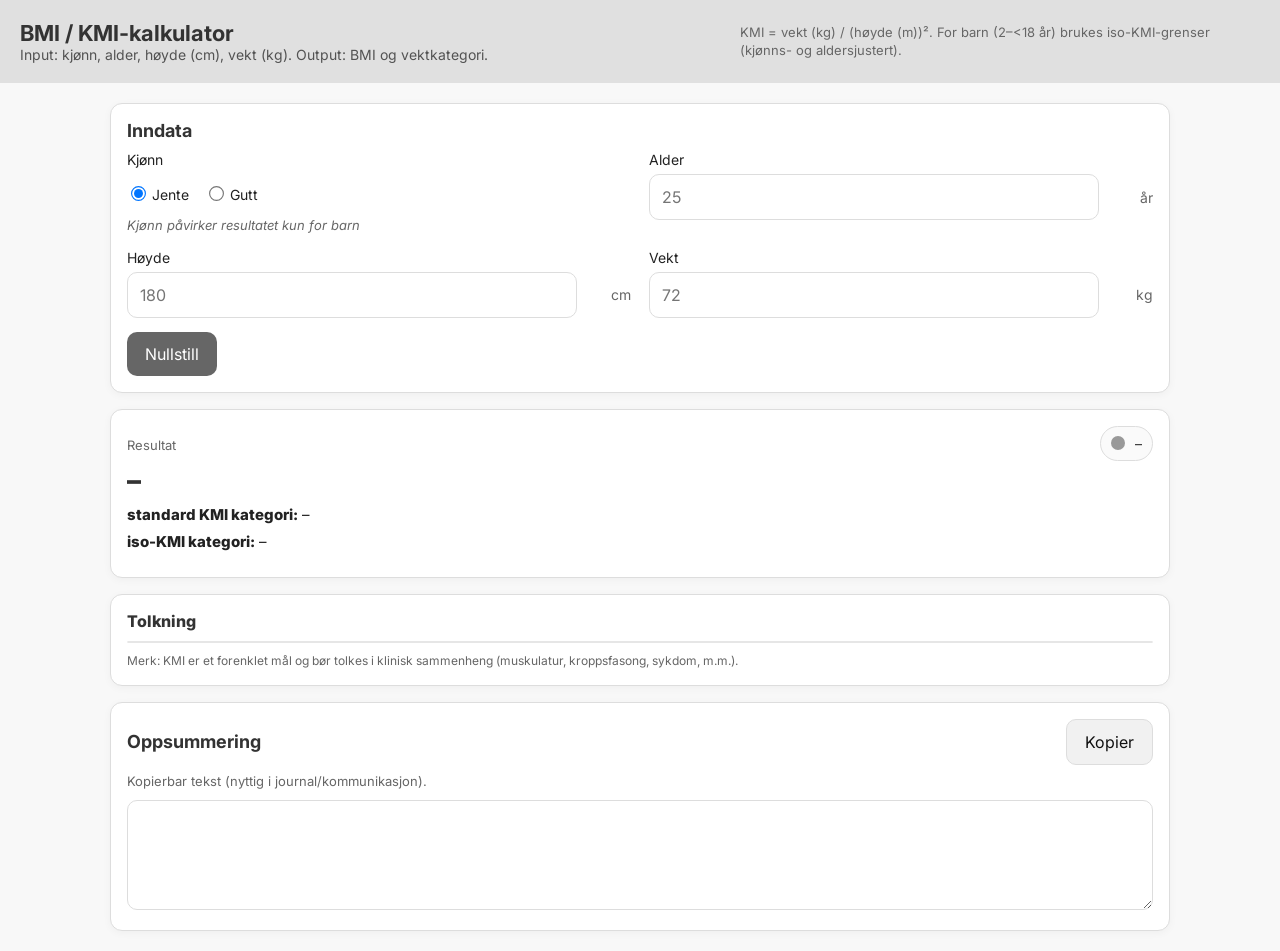
<file: BMI_kalkulator.html>
<!DOCTYPE html>
<html lang="no">
<head>
  <meta charset="UTF-8" />
  <meta name="viewport" content="width=device-width, initial-scale=1.0" />
  <title>BMI-kalkulator (KMI)</title>

  <!-- Same font stack as transcribe.html -->
  <link href="https://fonts.googleapis.com/css2?family=Roboto:wght@300;400;500&family=Merriweather:wght@300;400&display=swap" rel="stylesheet" />
  <link href="https://fonts.googleapis.com/css2?family=Inter:wght@400;500;600;700;800&display=swap" rel="stylesheet" />

  <style>
    html, body { margin: 0; padding: 0; }
    body {
      font-family: 'Inter', 'Roboto', sans-serif;
      font-weight: 400;
      background-color: #f8f8f8;
      color: #333;
    }
    input, select, textarea, button { font-family: inherit; font-weight: 400; }
    label { font-family: inherit; font-weight: 400; }

    .page { width: 100%; margin: 0; padding: 0; }
    .top-bar {
      background-color: #e0e0e0;
      padding: 20px;
      margin: 0;
      display: flex;
      align-items: center;
      justify-content: space-between;
      gap: 16px;
      flex-wrap: wrap;
    }
    .top-bar h1 { margin: 0; font-size: 22px; font-weight: 700; }
    .top-bar .subtitle { margin: 0; font-size: 14px; color: #444; opacity: 0.9; }

    .content {
      padding: 20px;
      max-width: 1100px;
      margin: 0 auto;
      box-sizing: border-box;
    }

    .card {
      background: #fff;
      border: 1px solid #ddd;
      border-radius: 12px;
      padding: 16px;
      box-sizing: border-box;
      box-shadow: 0 2px 8px rgba(0,0,0,0.04);
    }
    .card + .card { margin-top: 16px; }

    .section-title { margin: 0 0 10px 0; font-size: 18px; font-weight: 700; }
    .muted { color: #666; font-size: 13px; line-height: 1.35; }

    .form-grid {
      display: grid;
      grid-template-columns: 1fr 1fr;
      gap: 14px 18px;
      align-items: start;
    }
    @media (max-width: 820px) { .form-grid { grid-template-columns: 1fr; } }

    .field label { display: block; margin-bottom: 6px; font-size: 14px; color: #222; }

    .input-wrap {
      display: grid;
      grid-template-columns: 1fr auto;
      gap: 10px;
      align-items: center;
    }

    input[type="number"], select {
      width: 100%;
      padding: 12px;
      border: 1px solid #ddd;
      border-radius: 10px;
      font-size: 16px;
      box-sizing: border-box;
      background: #fff;
      color: #111;
    }
    .unit { min-width: 44px; text-align: right; color: #666; font-size: 14px; }

    .radio-row {
      display: flex;
      gap: 16px;
      align-items: center;
      flex-wrap: wrap;
      padding: 10px 0 2px;
    }
    .radio {
      display: inline-flex;
      align-items: center;
      gap: 8px;
      font-size: 16px;
      user-select: none;
    }
    .radio input { transform: scale(1.15); }

    .btn-row {
      display: flex;
      gap: 10px;
      align-items: center;
      margin-top: 14px;
      flex-wrap: wrap;
    }
    button {
      background-color: #5a9;
      color: #fff;
      border: none;
      border-radius: 10px;
      padding: 12px 18px;
      font-size: 16px;
      cursor: pointer;
      transition: background-color 0.3s, transform 0.1s;
      margin: 0;
    }
    button:hover { background-color: #489; }
    button:active { transform: scale(0.98); }
    button:disabled {
      background-color: #ccc;
      color: #666;
      cursor: not-allowed;
      opacity: 0.6;
      transition: none;
      transform: none;
    }
    .btn-secondary { background-color: #666; }
    .btn-secondary:hover { background-color: #555; }
    .btn-ghost {
      background: #f1f1f1;
      color: #111;
      border: 1px solid #ddd;
    }
    .btn-ghost:hover { background: #eaeaea; }

    .result-line {
      display: flex;
      align-items: baseline;
      justify-content: space-between;
      gap: 12px;
      flex-wrap: wrap;
    }
    .result-big {
      font-size: 28px;
      font-weight: 800;
      margin: 8px 0 0;
    }
    .badge {
      display: inline-flex;
      align-items: center;
      gap: 10px;
      padding: 8px 10px;
      border-radius: 999px;
      border: 1px solid #ddd;
      background: #fafafa;
      font-size: 14px;
    }
    .dot {
      width: 14px;
      height: 14px;
      border-radius: 50%;
      background: #999;
      display: inline-block;
      flex: 0 0 auto;
    }
    .dot.green { background: #6bbf77; }
    .dot.yellow { background: #f0c24a; }
    .dot.orange { background: #f39c3d; }
    .dot.red { background: #e35d5d; }
    .dot.darkred { background: #b83b3b; }

    .interp-title { margin: 0 0 10px 0; font-size: 16px; font-weight: 800; }
    .interp-box {
      border: 1px solid #e6e6e6;
      border-radius: 12px;
      overflow: hidden;
      background: #fff;
    }
    .interp-row {
      padding: 14px 14px;
      background: #fff7d6;
      border-top: 1px solid #eee2b8;
      font-size: 15px;
    }
    .interp-row:first-child { border-top: none; }
    .interp-row.active {
      background: #b7e1b1;
      border-top-color: #9ed39a;
      font-weight: 700;
    }
    .interp-row small {
      display: block;
      margin-top: 6px;
      font-weight: 400;
      color: #444;
      opacity: 0.9;
    }

    textarea.summary {
      width: 100%;
      padding: 12px;
      border: 1px solid #ddd;
      border-radius: 10px;
      font-size: 15px;
      box-sizing: border-box;
      resize: vertical;
      min-height: 110px;
      font-family: 'Roboto', sans-serif;
      background: #fff;
    }

    .note { margin-top: 10px; font-size: 12px; color: #666; line-height: 1.35; }
    .inline-kv { margin: 8px 0 0; font-size: 15px; color: #222; }
    .inline-kv b { font-weight: 800; }
  </style>
</head>

<body>
  <div class="page">
    <div class="top-bar">
      <div>
        <h1>BMI / KMI-kalkulator</h1>
        <p class="subtitle">Input: kjønn, alder, høyde (cm), vekt (kg). Output: BMI og vektkategori.</p>
      </div>
      <div class="muted" style="max-width: 520px;">
        KMI = vekt (kg) / (høyde (m))². For barn (2–&lt;18 år) brukes iso-KMI-grenser (kjønns- og aldersjustert).
      </div>
    </div>

    <div class="content">
      <!-- Input card -->
      <div class="card">
        <h2 class="section-title">Inndata</h2>

        <div class="form-grid">
          <div class="field">
            <label>Kjønn</label>
            <div class="radio-row" role="radiogroup" aria-label="Kjønn">
              <label class="radio">
                <input type="radio" name="sex" value="girl" checked />
                Jente
              </label>
              <label class="radio">
                <input type="radio" name="sex" value="boy" />
                Gutt
              </label>
            </div>
            <div class="muted" style="margin-top: 6px;"><i>Kjønn påvirker resultatet kun for barn</i></div>
          </div>

          <div class="field">
            <label for="age">Alder</label>
            <div class="input-wrap">
              <input id="age" type="number" min="0" max="120" step="0.5" placeholder="25" />
              <div class="unit">år</div>
            </div>
          </div>

          <div class="field">
            <label for="height">Høyde</label>
            <div class="input-wrap">
              <input id="height" type="number" min="30" max="250" step="0.1" placeholder="180" />
              <div class="unit">cm</div>
            </div>
          </div>

          <div class="field">
            <label for="weight">Vekt</label>
            <div class="input-wrap">
              <input id="weight" type="number" min="1" max="500" step="0.1" placeholder="72" />
              <div class="unit">kg</div>
            </div>
          </div>
        </div>

        <div class="btn-row">
          <button id="btnReset" type="button" class="btn-secondary">Nullstill</button>
        </div>

        <div id="error" class="note" style="color:#b83b3b; display:none;"></div>
      </div>

      <!-- Result card -->
      <div class="card">
        <div class="result-line">
          <div>
            <div class="muted">Resultat</div>
            <div class="result-big" id="bmiOut">–</div>
            <div class="inline-kv" id="stdOut"><b>standard KMI kategori:</b> –</div>
            <div class="inline-kv" id="isoOut"><b>iso-KMI kategori:</b> –</div>
          </div>

          <div class="badge" aria-live="polite">
            <span id="catDot" class="dot"></span>
            <span id="catLabel">–</span>
          </div>
        </div>

        <div class="note" id="ageNote"></div>
      </div>

      <!-- Interpretation -->
      <div class="card">
        <h3 class="interp-title" id="interpHeader">Tolkning</h3>
        <div class="interp-box" id="interpBox"></div>
        <div class="note" style="margin-top: 10px;">
          Merk: KMI er et forenklet mål og bør tolkes i klinisk sammenheng (muskulatur, kroppsfasong, sykdom, m.m.).
        </div>
      </div>

      <!-- Summary -->
      <div class="card">
        <div style="display:flex; align-items:center; justify-content:space-between; gap:12px; flex-wrap:wrap;">
          <h2 class="section-title" style="margin:0;">Oppsummering</h2>
          <button id="btnCopy" type="button" class="btn-ghost">Kopier</button>
        </div>
        <div class="muted" style="margin: 8px 0 10px;">
          Kopierbar tekst (nyttig i journal/kommunikasjon).
        </div>
        <textarea id="summary" class="summary" readonly></textarea>
        <div class="note" id="copyStatus" style="display:none; color:#2e7d32;"></div>
      </div>
    </div>
  </div>

  <script>
    // ===== iso-KMI cutoffs (ages 2.0–18.0 step 0.5) =====
    const ISO_OVER = [
      [2.0, 18.09, 19.81, 21.13, 18.36, 19.99, 21.20],
      [2.5, 17.84, 19.57, 20.90, 18.09, 19.73, 20.95],
      [3.0, 17.64, 19.38, 20.74, 17.85, 19.50, 20.75],
      [3.5, 17.48, 19.25, 20.65, 17.66, 19.33, 20.61],
      [4.0, 17.36, 19.16, 20.62, 17.52, 19.23, 20.56],
      [4.5, 17.27, 19.14, 20.67, 17.43, 19.20, 20.60],
      [5.0, 17.23, 19.20, 20.85, 17.39, 19.27, 20.79],
      [5.5, 17.25, 19.36, 21.16, 17.42, 19.46, 21.15],
      [6.0, 17.33, 19.62, 21.61, 17.52, 19.76, 21.69],
      [6.5, 17.48, 19.96, 22.19, 17.67, 20.15, 22.35],
      [7.0, 17.69, 20.39, 22.88, 17.88, 20.59, 23.08],
      [7.5, 17.96, 20.89, 23.65, 18.12, 21.06, 23.83],
      [8.0, 18.28, 21.44, 24.50, 18.41, 21.56, 24.61],
      [8.5, 18.63, 22.04, 25.42, 18.73, 22.11, 25.45],
      [9.0, 18.99, 22.66, 26.39, 19.07, 22.71, 26.40],
      [9.5, 19.38, 23.31, 27.38, 19.43, 23.34, 27.39],
      [10.0, 19.78, 23.97, 28.36, 19.80, 23.96, 28.35],
      [10.5, 20.21, 24.62, 29.28, 20.15, 24.54, 29.22],
      [11.0, 20.66, 25.25, 30.14, 20.51, 25.07, 29.97],
      [11.5, 21.12, 25.87, 30.93, 20.85, 25.56, 30.63],
      [12.0, 21.59, 26.47, 31.66, 21.20, 26.02, 31.21],
      [12.5, 22.05, 27.04, 32.33, 21.54, 26.45, 31.73],
      [13.0, 22.49, 27.57, 32.91, 21.89, 26.87, 32.19],
      [13.5, 22.90, 28.03, 33.39, 22.25, 27.26, 32.61],
      [14.0, 23.27, 28.42, 33.78, 22.60, 27.64, 32.98],
      [14.5, 23.60, 28.74, 34.07, 22.95, 28.00, 33.29],
      [15.0, 23.89, 29.01, 34.28, 23.28, 28.32, 33.56],
      [15.5, 24.13, 29.22, 34.43, 23.59, 28.61, 33.78],
      [16.0, 24.34, 29.40, 34.55, 23.89, 28.88, 33.98],
      [16.5, 24.53, 29.55, 34.64, 24.18, 29.15, 34.19],
      [17.0, 24.70, 29.70, 34.75, 24.46, 29.43, 34.43],
      [17.5, 24.85, 29.85, 34.87, 24.73, 29.71, 34.71],
      [18.0, 25.00, 30.00, 35.00, 25.00, 30.00, 35.00]
    ];

    const ISO_UNDER_185 = [
      [2.0, 14.96, 15.24],
      [2.5, 14.77, 15.02],
      [3.0, 14.60, 14.83],
      [3.5, 14.44, 14.66],
      [4.0, 14.30, 14.51],
      [4.5, 14.16, 14.38],
      [5.0, 14.04, 14.26],
      [5.5, 13.93, 14.15],
      [6.0, 13.85, 14.06],
      [6.5, 13.81, 14.00],
      [7.0, 13.83, 14.00],
      [7.5, 13.90, 14.05],
      [8.0, 14.00, 14.13],
      [8.5, 14.13, 14.24],
      [9.0, 14.26, 14.36],
      [9.5, 14.40, 14.49],
      [10.0, 14.58, 14.63],
      [10.5, 14.78, 14.79],
      [11.0, 15.03, 14.96],
      [11.5, 15.30, 15.15],
      [12.0, 15.59, 15.36],
      [12.5, 15.91, 15.59],
      [13.0, 16.23, 15.84],
      [13.5, 16.55, 16.11],
      [14.0, 16.86, 16.39],
      [14.5, 17.16, 16.69],
      [15.0, 17.43, 16.98],
      [15.5, 17.68, 17.26],
      [16.0, 17.90, 17.53],
      [16.5, 18.08, 17.79],
      [17.0, 18.24, 18.04],
      [17.5, 18.38, 18.28],
      [18.0, 18.50, 18.50]
    ];

    const el = (id) => document.getElementById(id);

    function parseNumber(v) {
      if (typeof v !== 'string') v = String(v ?? '');
      v = v.trim().replace(',', '.');
      if (!v) return NaN;
      const n = Number(v);
      return Number.isFinite(n) ? n : NaN;
    }

    function fmt1(n) {
      if (!Number.isFinite(n)) return '–';
      return n.toFixed(1).replace('.', ',');
    }

    function getSex() {
      return document.querySelector('input[name="sex"]:checked')?.value || 'girl';
    }

    function clampAgeToHalf(age) {
      return Math.round(age * 2) / 2;
    }

    function lookupIsoCutoffs(ageYears, sex) {
      const age = clampAgeToHalf(ageYears);
      if (!(age >= 2 && age <= 18)) return null;

      const overRow = ISO_OVER.find(r => r[0] === age);
      const underRow = ISO_UNDER_185.find(r => r[0] === age);
      if (!overRow || !underRow) return null;

      const isGirl = sex === 'girl';
      return {
        age,
        iso185: isGirl ? underRow[1] : underRow[2],
        iso25:  isGirl ? overRow[1]  : overRow[4],
        iso30:  isGirl ? overRow[2]  : overRow[5],
        iso35:  isGirl ? overRow[3]  : overRow[6]
      };
    }

    function adultCategory18to70(bmi) {
      if (bmi < 18.5) return { key: 'under', label: 'undervekt', dot: 'orange' };
      if (bmi < 25)   return { key: 'normal', label: 'normal vekt', dot: 'green' };
      if (bmi < 30)   return { key: 'over', label: 'overvekt', dot: 'yellow' };
      if (bmi < 35)   return { key: 'ob1', label: 'fedme', dot: 'red' };
      if (bmi < 40)   return { key: 'ob2', label: 'alvorlig fedme', dot: 'darkred' };
      return            { key: 'ob3', label: 'svært alvorlig fedme', dot: 'darkred' };
    }

    function elderlyCategory71plus(bmi) {
      if (bmi < 22)   return { key: 'under', label: 'undervekt', dot: 'orange' };
      if (bmi < 27)   return { key: 'normal', label: 'normal vekt', dot: 'green' };
      if (bmi < 30)   return { key: 'over', label: 'overvekt', dot: 'yellow' };
      if (bmi < 35)   return { key: 'ob1', label: 'fedme', dot: 'red' };
      if (bmi < 40)   return { key: 'ob2', label: 'alvorlig fedme', dot: 'darkred' };
      return            { key: 'ob3', label: 'svært alvorlig fedme', dot: 'darkred' };
    }

    function childCategoryIso(bmi, iso) {
      if (bmi < iso.iso185) return { key: 'under', label: 'undervekt', dot: 'orange' };
      if (bmi < iso.iso25)  return { key: 'normal', label: 'normal vekt', dot: 'green' };
      if (bmi < iso.iso30)  return { key: 'over', label: 'overvekt', dot: 'yellow' };
      if (bmi < iso.iso35)  return { key: 'ob1', label: 'fedme', dot: 'red' };
      return                  { key: 'ob2', label: 'alvorlig fedme', dot: 'darkred' };
    }

    function setDot(dotClass) {
      const d = el('catDot');
      d.className = 'dot';
      if (dotClass) d.classList.add(dotClass);
    }

    function renderNullState() {
      el('error').style.display = 'none';
      el('copyStatus').style.display = 'none';

      el('bmiOut').textContent = '–';
      el('stdOut').innerHTML = '<b>standard KMI kategori:</b> –';
      el('isoOut').innerHTML = '<b>iso-KMI kategori:</b> –';
      el('catLabel').textContent = '–';
      setDot('');
      el('ageNote').textContent = '';
      el('interpHeader').textContent = 'Tolkning';
      el('interpBox').innerHTML = '';
      el('summary').value = '';
    }

    function renderInterpretation(mode, sex, cat, iso) {
      const box = el('interpBox');
      box.innerHTML = '';
      const rows = [];

      if (mode === 'child' && iso) {
        el('interpHeader').textContent = 'Tolkning barn og tenåringer (2–<18 år)';
        rows.push({ id: 'under', text: `KMI < iso-KMI ${fmt1(iso.iso185)}: undervekt`, sub: `Alder brukt i tabell: ${String(iso.age).replace('.', ',')} år (${sex === 'girl' ? 'jente' : 'gutt'})` });
        rows.push({ id: 'normal', text: `KMI ${fmt1(iso.iso185)}–${fmt1(iso.iso25)}: normal vekt` });
        rows.push({ id: 'over',   text: `KMI ≥ iso-KMI ${fmt1(iso.iso25)}: overvekt` });
        rows.push({ id: 'ob1',    text: `KMI ≥ iso-KMI ${fmt1(iso.iso30)}: fedme` });
        rows.push({ id: 'ob2',    text: `KMI ≥ iso-KMI ${fmt1(iso.iso35)}: alvorlig fedme` });
      } else if (mode === 'elderly') {
        el('interpHeader').textContent = 'Tolkning eldre (≥ 71 år)';
        rows.push({ id: 'under', text: 'KMI < 22: undervekt' });
        rows.push({ id: 'normal', text: 'KMI 22–27: normal vekt' });
        rows.push({ id: 'over', text: 'KMI 27–30: overvekt' });
        rows.push({ id: 'ob1', text: 'KMI 30–35: fedme' });
        rows.push({ id: 'ob2', text: 'KMI 35–40: alvorlig fedme' });
        rows.push({ id: 'ob3', text: 'KMI ≥ 40: svært alvorlig fedme' });
      } else {
        el('interpHeader').textContent = 'Tolkning voksne (≥ 18 år)';
        rows.push({ id: 'under', text: 'KMI < 18,5: undervekt' });
        rows.push({ id: 'normal', text: 'KMI 18,5–25: normal vekt' });
        rows.push({ id: 'over', text: 'KMI > 25: overvekt' });
        rows.push({ id: 'ob1', text: 'KMI ≥ 30: fedme' });
        rows.push({ id: 'ob2', text: 'KMI ≥ 35: alvorlig fedme' });
        rows.push({ id: 'ob3', text: 'KMI ≥ 40: svært alvorlig fedme' });
      }

      for (const r of rows) {
        const div = document.createElement('div');
        div.className = 'interp-row' + (r.id === cat.key ? ' active' : '');
        div.textContent = r.text;
        if (r.sub) {
          const sm = document.createElement('small');
          sm.textContent = r.sub;
          div.appendChild(sm);
        }
        box.appendChild(div);
      }
    }

    function buildSummary(age, sex, heightCm, weightKg, bmi, stdCat, mode, iso) {
      const bmiTxt = fmt1(bmi);
      const lines = [];
      lines.push(`Oppsummering BMI / KMI kalkulator`);
      lines.push(`- Høyde: ${fmt1(heightCm)} cm. Vekt: ${fmt1(weightKg)} kg. Alder: ${String(age).replace('.', ',')} år. KMI: ${bmiTxt} kg/m²`);
      lines.push(`- standard KMI kategori: ${stdCat?.label ?? '–'}`);
      if (mode === 'child' && iso) {
        lines.push(`- iso-KMI kategori: ${stdCat?.label ?? '–'} (grenser: iso18,5=${fmt1(iso.iso185)}, iso25=${fmt1(iso.iso25)}, iso30=${fmt1(iso.iso30)}, iso35=${fmt1(iso.iso35)})`);
      } else {
        lines.push(`- iso-KMI kategori: –`);
      }
      return lines.join('\n');
    }

    function calculate() {
      el('copyStatus').style.display = 'none';

      const sex = getSex();
      const age = parseNumber(el('age').value);
      const heightCm = parseNumber(el('height').value);
      const weightKg = parseNumber(el('weight').value);

      // If not fully filled out yet -> show null state (no noisy errors while typing)
      if (![age, heightCm, weightKg].every(Number.isFinite)) {
        renderNullState();
        return;
      }

      // Validate
      if (age < 0 || age > 120 || heightCm <= 0 || weightKg <= 0) {
        renderNullState();
        return;
      }

      const heightM = heightCm / 100;
      const bmi = weightKg / (heightM * heightM);

      let mode = 'adult';
      if (age >= 2 && age < 18) mode = 'child';
      else if (age >= 71) mode = 'elderly';

      let stdCat = null;
      let iso = null;

      if (mode === 'child') {
        iso = lookupIsoCutoffs(age, sex);
        if (!iso) {
          mode = 'adult';
          stdCat = adultCategory18to70(bmi);
        } else {
          stdCat = childCategoryIso(bmi, iso);
        }
      } else if (mode === 'elderly') {
        stdCat = elderlyCategory71plus(bmi);
      } else {
        stdCat = adultCategory18to70(bmi);
      }

      // UI
      el('error').style.display = 'none';
      el('bmiOut').textContent = `${fmt1(bmi)} kg/m²`;
      el('stdOut').innerHTML = `<b>standard KMI kategori:</b> ${stdCat?.label ?? '–'}`;
      el('isoOut').innerHTML = `<b>iso-KMI kategori:</b> ${mode === 'child' && iso ? (stdCat?.label ?? '–') : '–'}`;

      el('catLabel').textContent = stdCat?.label ?? '–';
      setDot(stdCat?.dot ?? '');

      if (mode === 'child') el('ageNote').textContent = 'Barn/tenåring: iso-KMI er kjønns- og aldersjustert (2–<18 år).';
      else if (mode === 'elderly') el('ageNote').textContent = 'Eldre: normalområdet er høyere fra og med 71 år.';
      else el('ageNote').textContent = '';

      renderInterpretation(mode, sex, stdCat, iso);
      el('summary').value = buildSummary(age, sex, heightCm, weightKg, bmi, stdCat, mode, iso);
    }

    function resetInputs() {
      // Reset ONLY inputs; output will follow automatically and become null-state
      document.querySelector('input[name="sex"][value="girl"]').checked = true;
      el('age').value = '';
      el('height').value = '';
      el('weight').value = '';
      calculate(); // will renderNullState()
    }

    async function copySummary() {
      const txt = el('summary').value || '';
      if (!txt.trim()) return;

      try {
        await navigator.clipboard.writeText(txt);
        el('copyStatus').textContent = 'Kopiert!';
        el('copyStatus').style.display = 'block';
      } catch {
        el('summary').focus();
        el('summary').select();
        document.execCommand('copy');
        el('copyStatus').textContent = 'Kopiert!';
        el('copyStatus').style.display = 'block';
      }
    }

    // Auto-update (input/change on all relevant controls)
    function wireAutoUpdate() {
      const ids = ['age', 'height', 'weight'];
      ids.forEach(id => {
        el(id).addEventListener('input', calculate);
        el(id).addEventListener('change', calculate);
      });
      document.querySelectorAll('input[name="sex"]').forEach(r => {
        r.addEventListener('change', calculate);
      });
    }

    el('btnReset').addEventListener('click', resetInputs);
    el('btnCopy').addEventListener('click', copySummary);

    // Initial: output nullstilt on load
    wireAutoUpdate();
    renderNullState();
  </script>
</body>
</html>
</file>
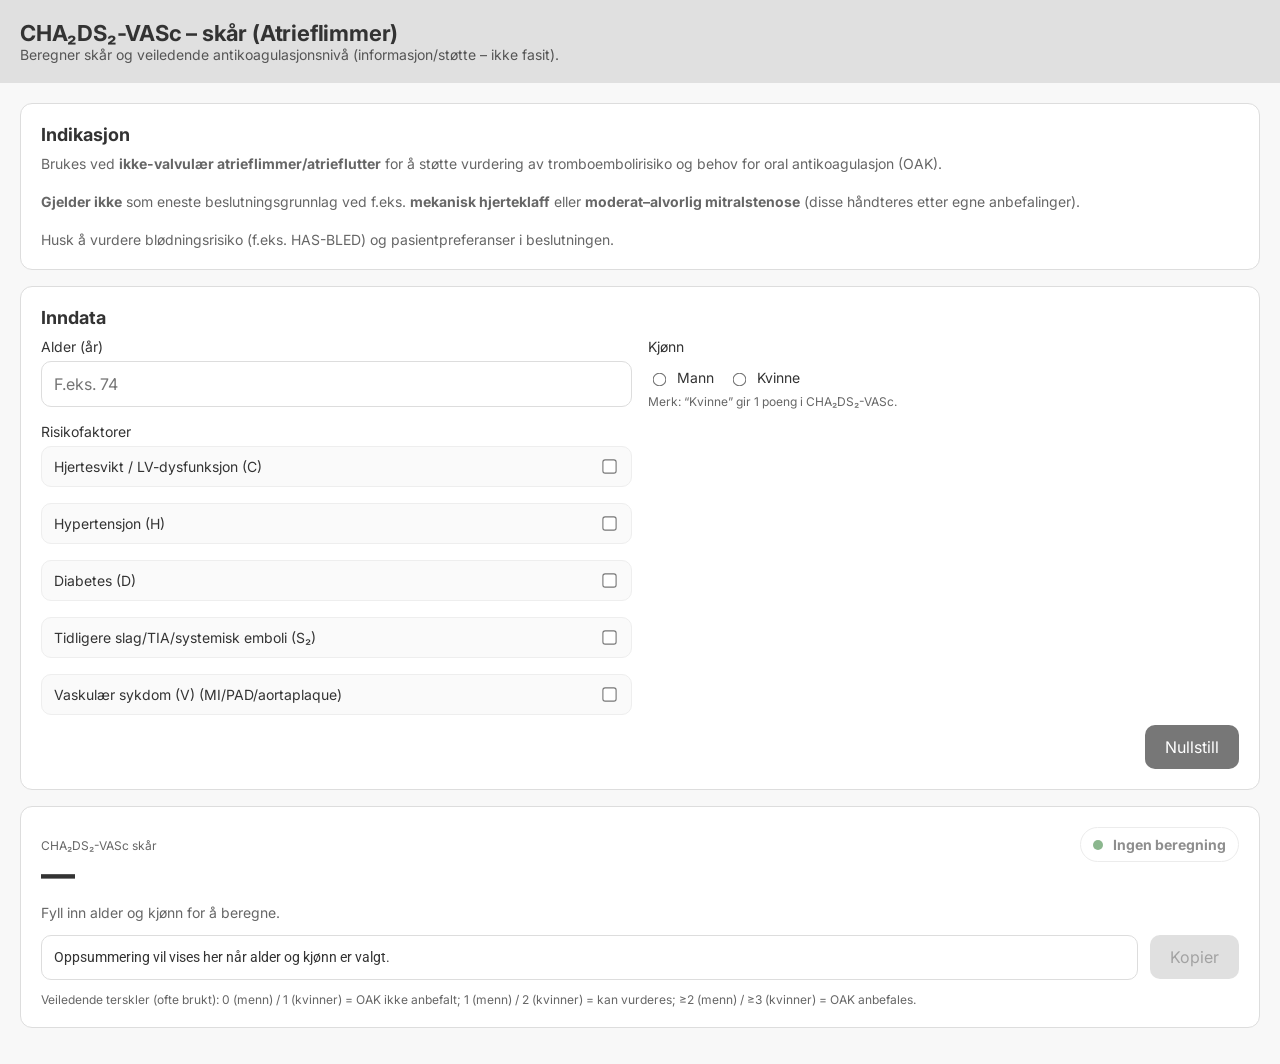
<file: chadvasc.html>
<!doctype html>
<html lang="no">
<head>
  <meta charset="utf-8" />
  <meta name="viewport" content="width=device-width,initial-scale=1" />
  <title>CHA₂DS₂-VASc – skår (Atrieflimmer)</title>

  <link href="https://fonts.googleapis.com/css2?family=Roboto:wght@300;400;500&family=Merriweather:wght@300;400&display=swap" rel="stylesheet" />
  <link href="https://fonts.googleapis.com/css2?family=Inter:wght@400;500;600;700;800&display=swap" rel="stylesheet" />

  <style>
    html, body { margin: 0; padding: 0; }
    body {
      font-family: 'Inter', 'Roboto', sans-serif;
      font-weight: 400;
      background-color: #f8f8f8;
      color: #333;
    }
    input, select, textarea, button { font-family: inherit; font-weight: 400; }
    label { font-family: inherit; font-weight: 400; }

    .top-bar {
      background-color: #e0e0e0;
      padding: 20px;
      display: flex;
      align-items: baseline;
      justify-content: space-between;
      gap: 12px;
    }
    .top-bar h1 {
      margin: 0;
      font-size: 22px;
      font-weight: 700;
      letter-spacing: -0.2px;
    }
    .top-bar .subtitle {
      margin: 0;
      font-size: 14px;
      color: #555;
      font-weight: 400;
    }

    .page { width: 100%; box-sizing: border-box; padding: 20px; }

    .card {
      background: #fff;
      border: 1px solid #ddd;
      border-radius: 12px;
      padding: 20px;
      margin-bottom: 16px;
      box-sizing: border-box;
    }

    .card h2 {
      margin: 0 0 10px 0;
      font-size: 18px;
      font-weight: 700;
    }

    .muted { color: #666; font-size: 14px; line-height: 1.35; }
    .small { font-size: 12px; color: #666; }

    .form-grid {
      display: grid;
      grid-template-columns: 1fr 1fr;
      gap: 14px 16px;
      align-items: start;
    }
    @media (max-width: 900px) {
      .form-grid { grid-template-columns: 1fr; }
    }

    .field { display: flex; flex-direction: column; gap: 6px; }
    .field label { font-size: 14px; color: #333; }
    .input, select {
      width: 100%;
      padding: 12px;
      border: 1px solid #ddd;
      border-radius: 10px;
      font-size: 16px;
      box-sizing: border-box;
      background: #fff;
    }

    .inline-radio {
      display: flex;
      gap: 14px;
      align-items: center;
      flex-wrap: wrap;
      padding: 8px 0 2px;
    }
    .inline-radio label {
      display: inline-flex;
      gap: 8px;
      align-items: center;
      cursor: pointer;
      user-select: none;
    }
    .inline-radio input[type="radio"] { transform: scale(1.05); }

    .toggle-row {
      display: flex;
      align-items: center;
      justify-content: space-between;
      gap: 12px;
      padding: 10px 12px;
      border: 1px solid #eee;
      border-radius: 10px;
      background: #fafafa;
    }
    .toggle-row .tlabel { font-size: 14px; color: #333; }
    .toggle-row input[type="checkbox"] { transform: scale(1.1); }

    button {
      background-color: #5a9;
      color: #fff;
      border: none;
      border-radius: 10px;
      padding: 12px 20px;
      font-size: 16px;
      cursor: pointer;
      transition: background-color 0.3s, transform 0.1s;
      margin: 0;
    }
    button:hover { background-color: #489; }
    button:active { transform: scale(0.98); }
    button.secondary { background: #777; }
    button.secondary:hover { background: #666; }
    button:disabled {
      background-color: #ccc;
      color: #666;
      cursor: not-allowed;
      opacity: 0.6;
      transition: none;
      transform: none;
    }

    .actions {
      display: flex;
      gap: 10px;
      align-items: center;
      justify-content: flex-end;
      flex-wrap: wrap;
      margin-top: 10px;
    }

    .result-head {
      display: flex;
      align-items: baseline;
      justify-content: space-between;
      gap: 12px;
      flex-wrap: wrap;
      margin-bottom: 10px;
    }

    .score {
      font-size: 34px;
      font-weight: 800;
      letter-spacing: -0.5px;
      margin: 0;
    }

    .badge {
      display: inline-flex;
      align-items: center;
      gap: 10px;
      padding: 8px 12px;
      border-radius: 999px;
      border: 1px solid #ddd;
      background: #fff;
      font-size: 14px;
      font-weight: 700;
      white-space: nowrap;
    }
    .dot {
      width: 10px;
      height: 10px;
      border-radius: 50%;
      display: inline-block;
    }

    .zone-low .dot { background: #2e7d32; }
    .zone-mid .dot { background: #f9a825; }
    .zone-high .dot { background: #c62828; }

    .breakdown {
      margin: 12px 0 0;
      padding: 0;
      list-style: none;
      display: grid;
      grid-template-columns: 1fr 1fr;
      gap: 8px 12px;
    }
    @media (max-width: 900px) {
      .breakdown { grid-template-columns: 1fr; }
    }
    .breakdown li {
      font-size: 14px;
      color: #333;
      background: #fafafa;
      border: 1px solid #eee;
      border-radius: 10px;
      padding: 10px 12px;
      display: flex;
      justify-content: space-between;
      gap: 12px;
    }
    .breakdown .k { color: #555; }
    .breakdown .v { font-weight: 700; }

    .summary-wrap {
      display: flex;
      gap: 12px;
      align-items: flex-start;
      justify-content: space-between;
      flex-wrap: wrap;
      margin-top: 12px;
    }
    .summary-box {
      flex: 1;
      min-width: 260px;
      border: 1px solid #ddd;
      border-radius: 10px;
      background: #fff;
      padding: 12px;
      white-space: pre-wrap;
      font-family: 'Roboto', sans-serif;
      font-size: 14px;
      line-height: 1.35;
    }
    .toast {
      margin-top: 10px;
      font-size: 13px;
      color: #2e7d32;
      display: none;
    }
    .toast.show { display: block; }

    .warn {
      border: 1px solid #f0c36d;
      background: #fff7e6;
      border-radius: 10px;
      padding: 10px 12px;
      color: #6a4a00;
      font-size: 13px;
      margin-top: 10px;
    }
  </style>
</head>

<body>
  <div class="top-bar">
    <div>
      <h1>CHA₂DS₂-VASc – skår (Atrieflimmer)</h1>
      <p class="subtitle">Beregner skår og veiledende antikoagulasjonsnivå (informasjon/støtte – ikke fasit).</p>
    </div>
  </div>

  <div class="page">
    <div class="card">
      <h2>Indikasjon</h2>
      <div class="muted">
        Brukes ved <b>ikke-valvulær atrieflimmer/atrieflutter</b> for å støtte vurdering av tromboembolirisiko og behov for oral antikoagulasjon (OAK).
        <br /><br />
        <b>Gjelder ikke</b> som eneste beslutningsgrunnlag ved f.eks. <b>mekanisk hjerteklaff</b> eller <b>moderat–alvorlig mitralstenose</b> (disse håndteres etter egne anbefalinger).
        <br /><br />
        Husk å vurdere blødningsrisiko (f.eks. HAS-BLED) og pasientpreferanser i beslutningen.
      </div>
    </div>

    <div class="card">
      <h2>Inndata</h2>

      <div class="form-grid">
        <div class="field">
          <label for="age">Alder (år)</label>
          <input class="input" id="age" type="number" inputmode="numeric" min="0" max="120" placeholder="F.eks. 74" />
        </div>

        <div class="field">
          <label>Kjønn</label>
          <div class="inline-radio" role="radiogroup" aria-label="Kjønn">
            <label><input type="radio" name="sex" value="male" /> Mann</label>
            <label><input type="radio" name="sex" value="female" /> Kvinne</label>
          </div>
          <div class="small">Merk: “Kvinne” gir 1 poeng i CHA₂DS₂-VASc.</div>
        </div>

        <div class="field">
          <label>Risikofaktorer</label>

          <div class="toggle-row">
            <div class="tlabel">Hjertesvikt / LV-dysfunksjon (C)</div>
            <input id="hf" type="checkbox" />
          </div>

          <div class="toggle-row" style="margin-top:10px;">
            <div class="tlabel">Hypertensjon (H)</div>
            <input id="htn" type="checkbox" />
          </div>

          <div class="toggle-row" style="margin-top:10px;">
            <div class="tlabel">Diabetes (D)</div>
            <input id="dm" type="checkbox" />
          </div>

          <div class="toggle-row" style="margin-top:10px;">
            <div class="tlabel">Tidligere slag/TIA/systemisk emboli (S₂)</div>
            <input id="stroke" type="checkbox" />
          </div>

          <div class="toggle-row" style="margin-top:10px;">
            <div class="tlabel">Vaskulær sykdom (V) (MI/PAD/aortaplaque)</div>
            <input id="vasc" type="checkbox" />
          </div>
        </div>
      </div>

      <div class="actions">
        <button class="secondary" id="resetBtn" type="button">Nullstill</button>
      </div>
    </div>

    <div class="card" aria-live="polite">
      <div class="result-head">
        <div>
          <div class="small">CHA₂DS₂-VASc skår</div>
          <p class="score" id="scoreText">—</p>
        </div>

        <div class="badge zone-low" id="zoneBadge" style="opacity:0.55;">
          <span class="dot"></span>
          <span id="zoneText">Ingen beregning</span>
        </div>
      </div>

      <div class="muted" id="adviceText">Fyll inn alder og kjønn for å beregne.</div>

      <ul class="breakdown" id="breakdown" style="display:none;"></ul>

      <div class="summary-wrap">
        <div class="summary-box" id="summaryBox">Oppsummering vil vises her når alder og kjønn er valgt.</div>
        <button id="copyBtn" type="button" disabled>Kopier</button>
      </div>
      <div class="toast" id="toast">Kopiert ✅</div>

      <div class="small" style="margin-top:12px;">
        Veiledende terskler (ofte brukt): 0 (menn) / 1 (kvinner) = OAK ikke anbefalt; 1 (menn) / 2 (kvinner) = kan vurderes; ≥2 (menn) / ≥3 (kvinner) = OAK anbefales.
      </div>
    </div>
  </div>

  <script>
    (function () {
      const el = (id) => document.getElementById(id);

      const ageEl = el('age');
      const sexEls = () => Array.from(document.querySelectorAll('input[name="sex"]'));

      const hfEl = el('hf');
      const htnEl = el('htn');
      const dmEl = el('dm');
      const strokeEl = el('stroke');
      const vascEl = el('vasc');

      const scoreText = el('scoreText');
      const zoneBadge = el('zoneBadge');
      const zoneText = el('zoneText');
      const adviceText = el('adviceText');
      const breakdownEl = el('breakdown');
      const summaryBox = el('summaryBox');
      const copyBtn = el('copyBtn');
      const resetBtn = el('resetBtn');
      const toast = el('toast');

      function getSex() {
        const checked = sexEls().find(r => r.checked);
        return checked ? checked.value : '';
      }

      function clamp(n, min, max) {
        if (!Number.isFinite(n)) return NaN;
        return Math.min(max, Math.max(min, n));
      }

      function computeAgePoints(age) {
        if (!Number.isFinite(age)) return 0;
        if (age >= 75) return 2;
        if (age >= 65) return 1;
        return 0;
      }

      function computeScore() {
        const ageRaw = parseFloat(ageEl.value);
        const age = clamp(ageRaw, 0, 120);
        const sex = getSex();

        const hasRequired = Number.isFinite(age) && !!sex;
        if (!hasRequired) {
          return { ready: false, age: Number.isFinite(age) ? age : null, sex, score: null };
        }

        const agePts = computeAgePoints(age);
        const sexPts = (sex === 'female') ? 1 : 0;

        const hfPts = hfEl.checked ? 1 : 0;
        const htnPts = htnEl.checked ? 1 : 0;
        const dmPts = dmEl.checked ? 1 : 0;
        const strokePts = strokeEl.checked ? 2 : 0;
        const vascPts = vascEl.checked ? 1 : 0;

        const score = agePts + sexPts + hfPts + htnPts + dmPts + strokePts + vascPts;

        const breakdown = [
          { k: 'Alder', v: `${agePts} p` },
          { k: 'Kjønn', v: `${sexPts} p` },
          { k: 'Hjertesvikt/LV-dysfunksjon', v: `${hfPts} p` },
          { k: 'Hypertensjon', v: `${htnPts} p` },
          { k: 'Diabetes', v: `${dmPts} p` },
          { k: 'Tidligere slag/TIA/embolisme', v: `${strokePts} p` },
          { k: 'Vaskulær sykdom', v: `${vascPts} p` },
        ];

        const riskFactors = [];
        if (hfEl.checked) riskFactors.push('Hjertesvikt/LV-dysfunksjon');
        if (htnEl.checked) riskFactors.push('Hypertensjon');
        if (dmEl.checked) riskFactors.push('Diabetes');
        if (strokeEl.checked) riskFactors.push('Tidligere slag/TIA/embolisme');
        if (vascEl.checked) riskFactors.push('Vaskulær sykdom');

        return { ready: true, age, sex, score, breakdown, riskFactors };
      }

      function classify(score, sex) {
        // 0 (menn) / 1 (kvinner) = ikke anbefalt
        // 1 (menn) / 2 (kvinner) = vurder
        // >=2 (menn) / >=3 (kvinner) = anbefal
        if (sex === 'male') {
          if (score === 0) return { zone: 'low', label: 'Lav risiko', advice: 'Antikoagulasjon ikke anbefalt.' };
          if (score === 1) return { zone: 'mid', label: 'Intermediær', advice: 'Antikoagulasjon kan vurderes (klinisk helhetsvurdering / preferanser).' };
          return { zone: 'high', label: 'Høy risiko', advice: 'Antikoagulasjon anbefales.' };
        } else {
          if (score <= 1) return { zone: 'low', label: 'Lav risiko', advice: 'Antikoagulasjon ikke anbefalt (score 1 kan være kun pga. kjønn).' };
          if (score === 2) return { zone: 'mid', label: 'Intermediær', advice: 'Antikoagulasjon kan vurderes (klinisk helhetsvurdering / preferanser).' };
          return { zone: 'high', label: 'Høy risiko', advice: 'Antikoagulasjon anbefales.' };
        }
      }

      function setZone(zone, label) {
        zoneBadge.classList.remove('zone-low', 'zone-mid', 'zone-high');
        if (zone === 'low') zoneBadge.classList.add('zone-low');
        if (zone === 'mid') zoneBadge.classList.add('zone-mid');
        if (zone === 'high') zoneBadge.classList.add('zone-high');

        zoneText.textContent = label;
        zoneBadge.style.opacity = '1';
      }

      function resetOutput() {
        scoreText.textContent = '—';
        zoneText.textContent = 'Ingen beregning';
        zoneBadge.classList.remove('zone-low', 'zone-mid', 'zone-high');
        zoneBadge.classList.add('zone-low');
        zoneBadge.style.opacity = '0.55';

        adviceText.textContent = 'Fyll inn alder og kjønn for å beregne.';
        breakdownEl.style.display = 'none';
        breakdownEl.innerHTML = '';

        summaryBox.textContent = 'Oppsummering vil vises her når alder og kjønn er valgt.';
        copyBtn.disabled = true;
      }

      function render() {
        const r = computeScore();
        if (!r.ready) {
          resetOutput();
          return;
        }

        scoreText.textContent = String(r.score);

        const cls = classify(r.score, r.sex);
        setZone(cls.zone, cls.label);
        adviceText.textContent = cls.advice;

        breakdownEl.innerHTML = '';
        r.breakdown.forEach(item => {
          const li = document.createElement('li');
          const k = document.createElement('span');
          const v = document.createElement('span');
          k.className = 'k';
          v.className = 'v';
          k.textContent = item.k;
          v.textContent = item.v;
          li.appendChild(k);
          li.appendChild(v);
          breakdownEl.appendChild(li);
        });
        breakdownEl.style.display = 'grid';

        const sexLabel = (r.sex === 'male') ? 'Mann' : 'Kvinne';
        const rf = (r.riskFactors.length ? r.riskFactors.join(', ') : 'Ingen');

        summaryBox.textContent =
          `CHA₂DS₂-VASc (atrieflimmer)\n` +
          `- Alder: ${r.age}\n` +
          `- Kjønn: ${sexLabel}\n` +
          `- Risikofaktorer: ${rf}\n` +
          `- Skår: ${r.score}\n` +
          `- Kategori: ${cls.label}\n` +
          `- Veiledning: ${cls.advice}`;

        copyBtn.disabled = false;
      }

      function hideToastSoon() { toast.classList.remove('show'); }

      // Auto-oppdatering
      const inputs = [ageEl, hfEl, htnEl, dmEl, strokeEl, vascEl, ...sexEls()];
      inputs.forEach(node => {
        node.addEventListener('input', render);
        node.addEventListener('change', render);
      });

      // Nullstill input
      resetBtn.addEventListener('click', () => {
        ageEl.value = '';
        sexEls().forEach(r => r.checked = false);
        hfEl.checked = false;
        htnEl.checked = false;
        dmEl.checked = false;
        strokeEl.checked = false;
        vascEl.checked = false;
        render();
      });

      // Kopier oppsummering
      copyBtn.addEventListener('click', async () => {
        try {
          await navigator.clipboard.writeText(summaryBox.textContent || '');
          toast.classList.add('show');
          setTimeout(hideToastSoon, 1500);
        } catch {
          const ta = document.createElement('textarea');
          ta.value = summaryBox.textContent || '';
          ta.style.position = 'fixed';
          ta.style.left = '-9999px';
          document.body.appendChild(ta);
          ta.select();
          try { document.execCommand('copy'); } catch {}
          document.body.removeChild(ta);
          toast.classList.add('show');
          setTimeout(hideToastSoon, 1500);
        }
      });

      // Default: nullstilt output ved load
      resetOutput();
    })();
  </script>
</body>
</html>
</file>
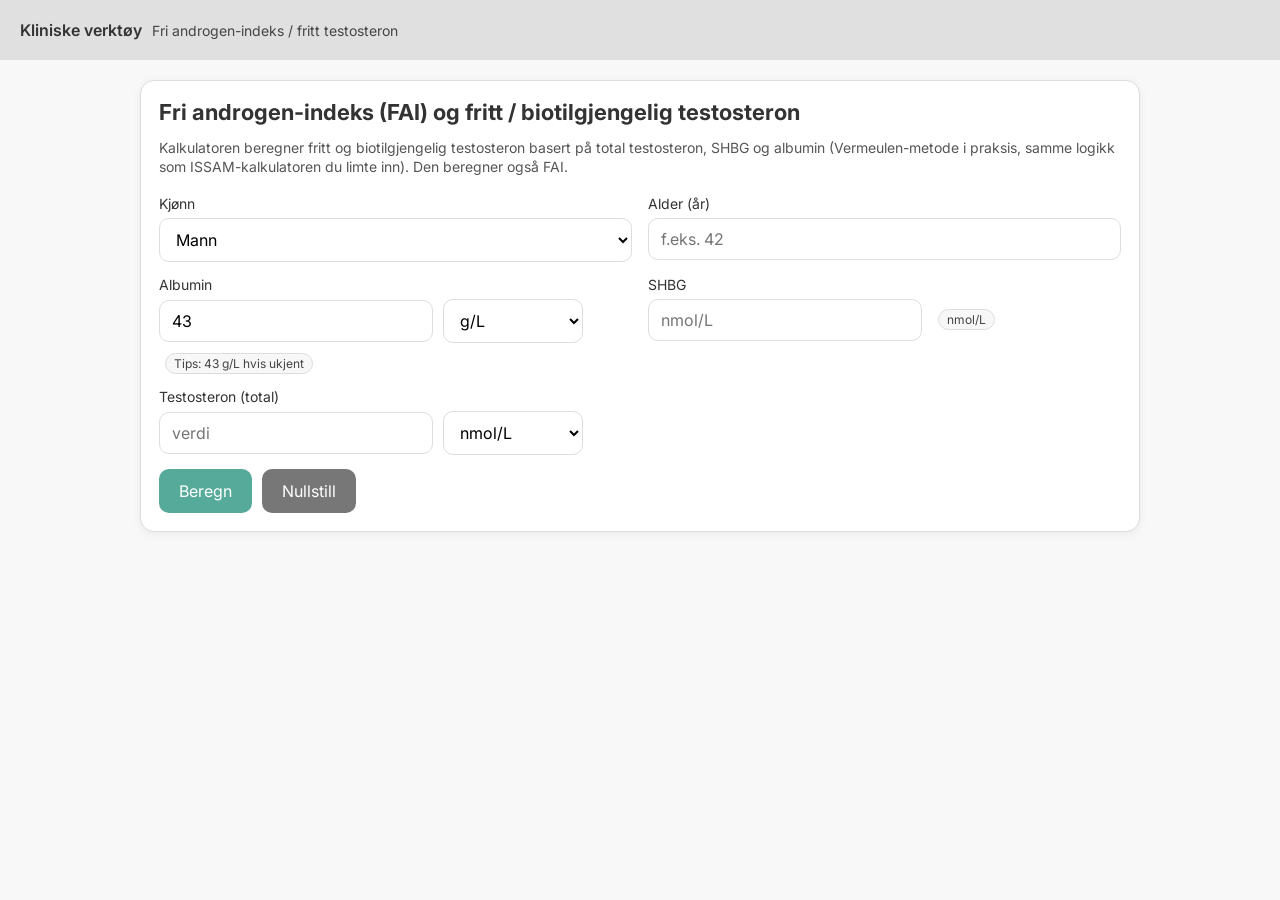
<file: Fri_testosteron_index.html>
<!DOCTYPE html>
<html lang="no">
<head> <meta charset="UTF-8" />
  <meta name="viewport" content="width=device-width, initial-scale=1.0" />
  <title>Fri androgen-indeks og fritt testosteron – kalkulator</title>

  <!-- Fonts (match transcribe design) -->
  <link href="https://fonts.googleapis.com/css2?family=Inter:wght@400;500;600;700&family=Roboto:wght@300;400;500&display=swap" rel="stylesheet" />

  <style>
    /* Match base look & feel from transcribe.html :contentReference[oaicite:1]{index=1} */
    html, body { margin: 0; padding: 0; }
    body {
      font-family: 'Inter', 'Roboto', sans-serif;
      font-weight: 400;
      background-color: #f8f8f8;
      color: #333;
    }
    input, select, textarea, button { font-family: inherit; font-weight: 400; }

    .top-bar {
      background-color: #e0e0e0;
      padding: 20px;
      display: flex;
      align-items: center;
      justify-content: space-between;
      gap: 12px;
      flex-wrap: wrap;
    }
    button {
      background-color: #5a9;
      color: #fff;
      border: none;
      border-radius: 10px;
      padding: 12px 20px;
      font-size: 16px;
      cursor: pointer;
      transition: background-color 0.3s, transform 0.1s;
      margin: 0;
    }
    button:hover { background-color: #489; }
    button:active { transform: scale(0.98); }
    button:disabled {
      background-color: #ccc;
      color: #666;
      cursor: not-allowed;
      opacity: 0.6;
      transition: none;
      transform: none;
    }

    .wrap {
      max-width: 1000px;
      margin: 20px auto;
      padding: 0 20px 28px;
    }

    .card {
      background: #fff;
      border: 1px solid #ddd;
      border-radius: 14px;
      box-shadow: 0 2px 10px rgba(0,0,0,0.06);
      padding: 18px;
    }

    h1 {
      font-size: 22px;
      margin: 0 0 14px;
    }
    .sub {
      font-size: 14px;
      color: #555;
      margin: 0 0 18px;
      line-height: 1.35;
    }

    .grid {
      display: grid;
      grid-template-columns: 1fr 1fr;
      gap: 14px 16px;
    }
    @media (max-width: 780px) {
      .grid { grid-template-columns: 1fr; }
    }

    .field {
      display: flex;
      flex-direction: column;
      gap: 6px;
    }
    label {
      font-size: 14px;
      color: #333;
    }
    .row {
      display: flex;
      gap: 10px;
      align-items: center;
      flex-wrap: wrap;
    }

    input[type="number"], input[type="text"], select {
      border: 1px solid #ddd;
      border-radius: 10px;
      padding: 10px 12px;
      font-size: 16px;
      box-sizing: border-box;
      background: #fff;
      min-width: 140px;
    }
    input.small { min-width: 120px; }
    select { min-width: 140px; }

    .actions {
      display: flex;
      gap: 10px;
      align-items: center;
      margin-top: 14px;
      flex-wrap: wrap;
    }

    .msg {
      margin-top: 12px;
      padding: 10px 12px;
      border-radius: 10px;
      border: 1px solid #ddd;
      background: #fafafa;
      font-size: 14px;
      line-height: 1.35;
    }
    .msg.error {
      border-color: #f2b8b5;
      background: #fff5f5;
      color: #8a1f1a;
    }
    .msg.ok {
      border-color: #bfe3c9;
      background: #f4fff7;
      color: #1f5f35;
    }

    .results {
      margin-top: 16px;
      display: none;
      gap: 12px;
    }
    .results-grid {
      display: grid;
      grid-template-columns: 1fr;
      gap: 10px;
      margin-top: 8px;
    }
    .kv {
      display: flex;
      justify-content: space-between;
      gap: 12px;
      padding: 10px 12px;
      border: 1px solid #eee;
      border-radius: 10px;
      background: #fff;
    }
    .kv .k { font-weight: 600; }
    .kv .v { text-align: right; }

    details {
      margin-top: 14px;
      border-top: 1px solid #eee;
      padding-top: 12px;
    }
    details summary {
      cursor: pointer;
      font-weight: 600;
    }
    .fineprint {
      margin-top: 14px;
      font-size: 12px;
      color: #666;
      line-height: 1.35;
    }

    .pill {
      display: inline-block;
      padding: 2px 8px;
      border-radius: 999px;
      border: 1px solid #ddd;
      background: #f7f7f7;
      font-size: 12px;
      color: #444;
      margin-left: 6px;
    }
  </style>
</head>

<body>
  <div class="top-bar">
    

    <div style="display:flex; align-items:center; gap:10px; flex-wrap:wrap;">
      <div style="font-size:16px; font-weight:600;">Kliniske verktøy</div>
      <div style="font-size:14px; color:#444;">Fri androgen-indeks / fritt testosteron</div>
    </div>
  </div>

  <div class="wrap">
    <div class="card">
      <h1>Fri androgen-indeks (FAI) og fritt / biotilgjengelig testosteron</h1>
      <p class="sub">
        Kalkulatoren beregner fritt og biotilgjengelig testosteron basert på total testosteron, SHBG og albumin
        (Vermeulen-metode i praksis, samme logikk som ISSAM-kalkulatoren du limte inn). Den beregner også FAI.
      </p>

      <div class="grid" role="form" aria-label="Kalkulator">
        <div class="field">
          <label for="sex">Kjønn</label>
          <select id="sex">
            <option value="male" selected>Mann</option>
            <option value="female">Kvinne</option>
          </select>
        </div>

        <div class="field">
          <label for="age">Alder (år)</label>
          <input id="age" type="number" min="0" step="1" placeholder="f.eks. 42" />
        </div>

        <div class="field">
          <label>Albumin</label>
          <div class="row">
            <input id="album" class="small" type="text" inputmode="decimal" value="43" />
            <select id="albumUnit">
              <option value="g/L" selected>g/L</option>
              <option value="g/dL">g/dL</option>
            </select>
            <span class="pill">Tips: 43 g/L hvis ukjent</span>
          </div>
        </div>

        <div class="field">
          <label>SHBG</label>
          <div class="row">
            <input id="shbg" class="small" type="text" inputmode="decimal" placeholder="nmol/L" />
            <span class="pill">nmol/L</span>
          </div>
        </div>

        <div class="field" style="grid-column: 1 / -1;">
          <label>Testosteron (total)</label>
          <div class="row">
            <input id="testo" class="small" type="text" inputmode="decimal" placeholder="verdi" />
            <select id="testoUnit">
              <option value="nmol/L" selected>nmol/L</option>
              <option value="ng/dL">ng/dL</option>
              <option value="ng/mL">ng/mL</option>
              <option value="nmol/dL">nmol/dL</option>
              <option value="nmol/mL">nmol/mL</option>
            </select>
          </div>
        </div>
      </div>

      <div class="actions">
        <button id="calcBtn" type="button">Beregn</button>
        <button id="resetBtn" type="button" style="background-color:#777;">Nullstill</button>
      </div>

      <div id="message" class="msg" style="display:none;"></div>

      <div id="results" class="results">
        <div class="results-grid" aria-live="polite">
          <div class="kv">
            <div class="k">Fritt testosteron</div>
            <div class="v" id="outFree">—</div>
          </div>
          <div class="kv">
            <div class="k">Biotilgjengelig testosteron</div>
            <div class="v" id="outBio">—</div>
          </div>
          <div class="kv">
            <div class="k">Fri androgen-indeks (FAI)</div>
            <div class="v" id="outFAI">—</div>
          </div>
        </div>

        <div id="interpretation" class="msg" style="margin-top:12px;"></div>

        <details>
          <summary>Info om beregning og referanser</summary>
          <div class="msg" style="margin-top:10px;">
            <p style="margin:0 0 10px;">
              Den største delen av testosteron i blodet er bundet til proteiner:
              ca. 66–78% til SHBG (høy affinitet), 20–32% til albumin (lav affinitet),
              og kun 1–3% sirkulerer som fritt testosteron.
            </p>

            <p style="margin:0 0 10px;">
              <strong>FAI</strong> brukes som et estimat som kompenserer for variasjon i SHBG:
              <br />
              <strong>FAI = Testosteron (nmol/L) × 100 / SHBG (nmol/L)</strong>
            </p>

            <p style="margin:0;">
              <strong>Fritt testosteron</strong> beregnes med en matematisk metode basert på total testosteron, SHBG og albumin.
              Dersom albumin ikke foreligger kan det legges inn 43 g/L.
            </p>
          </div>
        </details>

        <div class="fineprint">
          <strong>Ansvarsfraskrivelse:</strong> Resultater fra denne kalkulatoren skal ikke alene brukes til å ta kliniske beslutninger
          uten vurdering av relevant klinikk og lokal laboratorieinformasjon. Beregnet fritt/biotilgjengelig testosteron kan være mindre
          pålitelig ved situasjoner med betydelig interferens i SHBG-binding (f.eks. graviditet eller behandling som gir svært høye DHT-nivåer).
        </div>
      </div>
    </div>
  </div>

  <script>
    
    // --- Helpers ---
    function parseNumber(v) {
      if (v == null) return NaN;
      const s = String(v).trim().replace(/\s+/g, '').replace(',', '.');
      return Number(s);
    }

    // Same "roundoff" behaviour as pasted calculator (kept intentionally)
    function roundoff(value) {
      var value4 = "" + Math.round(value);
      var bonus2 = value4.length + 1;
      var bonus = 0;
      if (value < 100) { bonus = bonus + 1; }
      if (value < 10) { bonus = bonus + 1; }
      if (value < 1) { bonus = bonus + 1; }
      if (value < 0.1) { bonus = bonus + 1; }
      if (value < 0.01) { bonus = bonus + 1; }
      if (value < 0.001) { bonus = bonus + 1; }
      if (value < 0.0001) { bonus = bonus + 1; }
      bonus2 = bonus2 + bonus;

      var whole = Math.round(value * Math.pow(10, bonus));
      var whole2 = "" + whole * Math.pow(10, -1 * bonus);
      whole2 = whole2.substr(0, bonus2);
      return whole2;
    }

    function showMessage(text, kind) {
      const el = document.getElementById('message');
      el.style.display = 'block';
      el.className = 'msg ' + (kind || '');
      el.textContent = text;
    }

    function hideMessage() {
      const el = document.getElementById('message');
      el.style.display = 'none';
      el.textContent = '';
      el.className = 'msg';
    }

    // Unit conversions for interpretation (nmol/L)
    function testoToNmolL(value, unit) {
      // Unit options in UI: nmol/L, ng/dL, ng/mL, nmol/dL, nmol/mL
      if (!isFinite(value)) return NaN;
      switch (unit) {
        case 'nmol/L': return value;
        case 'nmol/dL': return value * 10;
        case 'nmol/mL': return value * 1000;
        case 'ng/dL': return value * 0.0347;
        case 'ng/mL': return value * 3.47;
        default: return NaN;
      }
    }

    function freeToNmolL(freeValue, unit) {
      if (!isFinite(freeValue)) return NaN;
      // freeValue is displayed in the selected testoUnit.
      switch (unit) {
        case 'nmol/L': return freeValue;
        case 'nmol/dL': return freeValue * 10;
        case 'nmol/mL': return freeValue * 1000;
        case 'ng/dL': return freeValue * 0.0347;
        case 'ng/mL': return freeValue * 3.47;
        default: return NaN;
      }
    }

    function classify(value, low, high) {
      if (!isFinite(value)) return { label: 'Ukjent', cls: '' };
      if (isFinite(low) && value < low) return { label: 'Lav', cls: 'error' };
      if (isFinite(high) && value > high) return { label: 'Høy', cls: 'error' };
      return { label: 'Innenfor', cls: 'ok' };
    }

    function getFreeRefMaleByAge(age) {
      // From provided text (nmol/L)
      if (!isFinite(age)) return null;
      if (age >= 18 && age <= 20) return { low: 0.32, high: 0.80, label: '18–20 år' };
      if (age >= 21 && age <= 30) return { low: 0.25, high: 0.70, label: '21–30 år' };
      if (age >= 31 && age <= 40) return { low: 0.21, high: 0.60, label: '31–40 år' };
      if (age >= 41 && age <= 50) return { low: 0.19, high: 0.50, label: '41–50 år' };
      if (age >= 51 && age <= 60) return { low: 0.17, high: 0.50, label: '51–60 år' };
      if (age >= 61 && age <= 70) return { low: 0.16, high: 0.40, label: '61–70 år' };
      if (age >= 71 && age <= 80) return { low: 0.16, high: 0.40, label: '71–80 år' };
      return null;
    }

    function getFAIRef(sex, age) {
      // From provided text:
      // Menn 18–50: 25.9–108.3
      // Menn ≥50: 16.2–56.6
      // Kvinner ≤5.7
      if (sex === 'female') {
        return { low: NaN, high: 5.7, label: 'Kvinner: ≤ 5,7' };
      }
      // male default
      if (isFinite(age) && age >= 50) {
        return { low: 16.2, high: 56.6, label: 'Menn ≥50 år: 16,2–56,6' };
      }
      return { low: 25.9, high: 108.3, label: 'Menn 18–50 år: 25,9–108,3' };
    }

    // --- Core calculation (ported from pasted ISSAM calculator) ---
    function calculate() {
      hideMessage();

      const sex = document.getElementById('sex').value;
      const age = parseNumber(document.getElementById('age').value);

      let album = parseNumber(document.getElementById('album').value);
      let shbg = parseNumber(document.getElementById('shbg').value);
      let testo = parseNumber(document.getElementById('testo').value);

      const albumUnit = document.getElementById('albumUnit').value; // g/L or g/dL
      const testoUnit = document.getElementById('testoUnit').value;

      if (!isFinite(album) || album <= 0 || !isFinite(shbg) || shbg <= 0 || !isFinite(testo) || testo <= 0) {
        showMessage('Vennligst fyll inn gyldige verdier for albumin, SHBG og testosteron før du beregner.', 'error');
        document.getElementById('results').style.display = 'none';
        return;
      }

      // --- Begin original logic (minimal changes; keep numerics & structure) ---
      var kt = 1000000000;
      var wortel = 0;

      // Convert total T to ng/dL internally (same as original)
      var testo_ngdL = testo;
      if (testoUnit === "ng/dL")  { testo_ngdL = testo; }
      if (testoUnit === "ng/mL")  { testo_ngdL = testo * 100; }
      if (testoUnit === "nmol/dL")  { testo_ngdL = testo * 288.4; }
      if (testoUnit === "nmol/mL")  { testo_ngdL = testo * 288.4 * 100; }
      if (testoUnit === "nmol/L")  { testo_ngdL = testo * 28.84; }

      var testo2 = testo_ngdL / 2.8 * 1e-10;

      // SHBG conversion (same as original)
      var shbg_work = shbg / 10;
      var shbg2 = shbg_work * 1e-8;

      // Albumin in g/dL internally (same as original)
      var album_gdL = album;
      if (albumUnit === "g/L") { album_gdL = album / 10; }

      var fa  = ((36000 * album_gdL * (1.45 * .0001)) + 1) * kt;
      var fa1 = ((36000 * album_gdL * (1.45 * .0001)) + 1);
      var fb  = kt * (shbg2 - testo2) + fa1;
      var fc  = -testo2;

      wortel = Math.sqrt(fb * fb - 4 * fa * fc);

      var ftesto = (-fb + wortel) / (2 * fa);
      var ftestop = (ftesto * 100) / testo2;

      // ftc and biot in ng/dL baseline
      var ftc = (ftestop / 100) * testo_ngdL;
      var biot = ftc * fa1;

      var biot2 = (biot * 100) / testo_ngdL;

      // Convert outputs to chosen unit (same as original)
      var ftc_out = ftc;
      var biot_out = biot;

      if (testoUnit === "ng/mL") {
        ftc_out = ftc_out / 100;
        biot_out = biot_out / 100;
      }
      if (testoUnit === "nmol/dL") {
        ftc_out = ftc_out * 0.00347;
        biot_out = biot_out * 0.00347;
      }
      if (testoUnit === "nmol/L") {
        ftc_out = ftc_out * 0.0347;
        biot_out = biot_out * 0.0347;
      }
      if (testoUnit === "nmol/mL") {
        ftc_out = ftc_out * 0.0000347;
        biot_out = biot_out * 0.0000347;
      }
      // --- End original logic ---

      // FAI (uses nmol/L): FAI = T(nmol/L)*100 / SHBG(nmol/L)
      const totalT_nmolL = testoToNmolL(testo, testoUnit);
      const fai = (isFinite(totalT_nmolL) && isFinite(shbg) && shbg > 0) ? (totalT_nmolL * 100 / shbg) : NaN;

      // Render results (match original display pattern)
      document.getElementById('outFree').textContent =
        `${roundoff(ftc_out)} ${testoUnit}  =  ${roundoff(ftestop)} %`;
      document.getElementById('outBio').textContent =
        `${roundoff(biot_out)} ${testoUnit}  =  ${roundoff(biot2)} %`;
      document.getElementById('outFAI').textContent =
        isFinite(fai) ? `${roundoff(fai)}` : '—';

      // Interpretation: compare Free T (nmol/L) and FAI to reference intervals
      const free_nmolL = freeToNmolL(ftc_out, testoUnit);

      const faiRef = getFAIRef(sex, age);
      const faiClass = (sex === 'female')
        ? classify(fai, NaN, faiRef.high)
        : classify(fai, faiRef.low, faiRef.high);

      let interpHtml = '';

      // Free T reference (men only from provided text)
      if (sex === 'male') {
        const ref = getFreeRefMaleByAge(age);
        if (ref) {
          const cls = classify(free_nmolL, ref.low, ref.high);
          interpHtml += `
            <div style="margin-bottom:10px;">
              <strong>Fritt testosteron (menn, ${ref.label}):</strong><br/>
              Beregnet: <strong>${isFinite(free_nmolL) ? roundoff(free_nmolL) : '—'} nmol/L</strong><br/>
              Referanse: <strong>${ref.low}–${ref.high} nmol/L</strong> → <strong>${cls.label}</strong>
            </div>
          `;
        } else {
          interpHtml += `
            <div style="margin-bottom:10px;">
              <strong>Fritt testosteron (menn):</strong><br/>
              Beregnet: <strong>${isFinite(free_nmolL) ? roundoff(free_nmolL) : '—'} nmol/L</strong><br/>
              Referanseintervall: ikke tilgjengelig for denne alderen i teksten (vises kun 18–80 år).
            </div>
          `;
        }
      } else {
        interpHtml += `
          <div style="margin-bottom:10px;">
            <strong>Fritt testosteron (kvinner):</strong><br/>
            Beregnet: <strong>${isFinite(free_nmolL) ? roundoff(free_nmolL) : '—'} nmol/L</strong><br/>
            Referanseintervall for kvinner er ikke oppgitt i teksten du la ved (bruk lokalt lab-intervall).
          </div>
        `;
      }

      // FAI interpretation
      const faiRefText = faiRef.label;
      interpHtml += `
        <div>
          <strong>FAI(Fri androgen indeks):</strong><br/>
          Beregnet: <strong>${isFinite(fai) ? roundoff(fai) : '—'}</strong><br/>
          Referanse: <strong>${faiRefText}</strong> → <strong>${faiClass.label}</strong>
        </div>
      `;

      const interpEl = document.getElementById('interpretation');
      interpEl.className = 'msg ' + ( (faiClass.cls === 'error') ? 'error' : 'ok' );
      interpEl.innerHTML = interpHtml;

      document.getElementById('results').style.display = 'block';
      showMessage('Beregning fullført.', 'ok');
    }

    document.getElementById('calcBtn').addEventListener('click', calculate);

    document.getElementById('resetBtn').addEventListener('click', () => {
      document.getElementById('sex').value = 'male';
      document.getElementById('age').value = '';
      document.getElementById('album').value = '43';
      document.getElementById('albumUnit').value = 'g/L';
      document.getElementById('shbg').value = '';
      document.getElementById('testo').value = '';
      document.getElementById('testoUnit').value = 'nmol/L';
      hideMessage();
      document.getElementById('results').style.display = 'none';
    });

    // Enter-to-calc for convenience
    document.addEventListener('keydown', (e) => {
      if (e.key === 'Enter') {
        const active = document.activeElement;
        if (active && (active.tagName === 'INPUT' || active.tagName === 'SELECT')) {
          e.preventDefault();
          calculate();
        }
      }
    });
  </script>
</body>
</html>
</file>
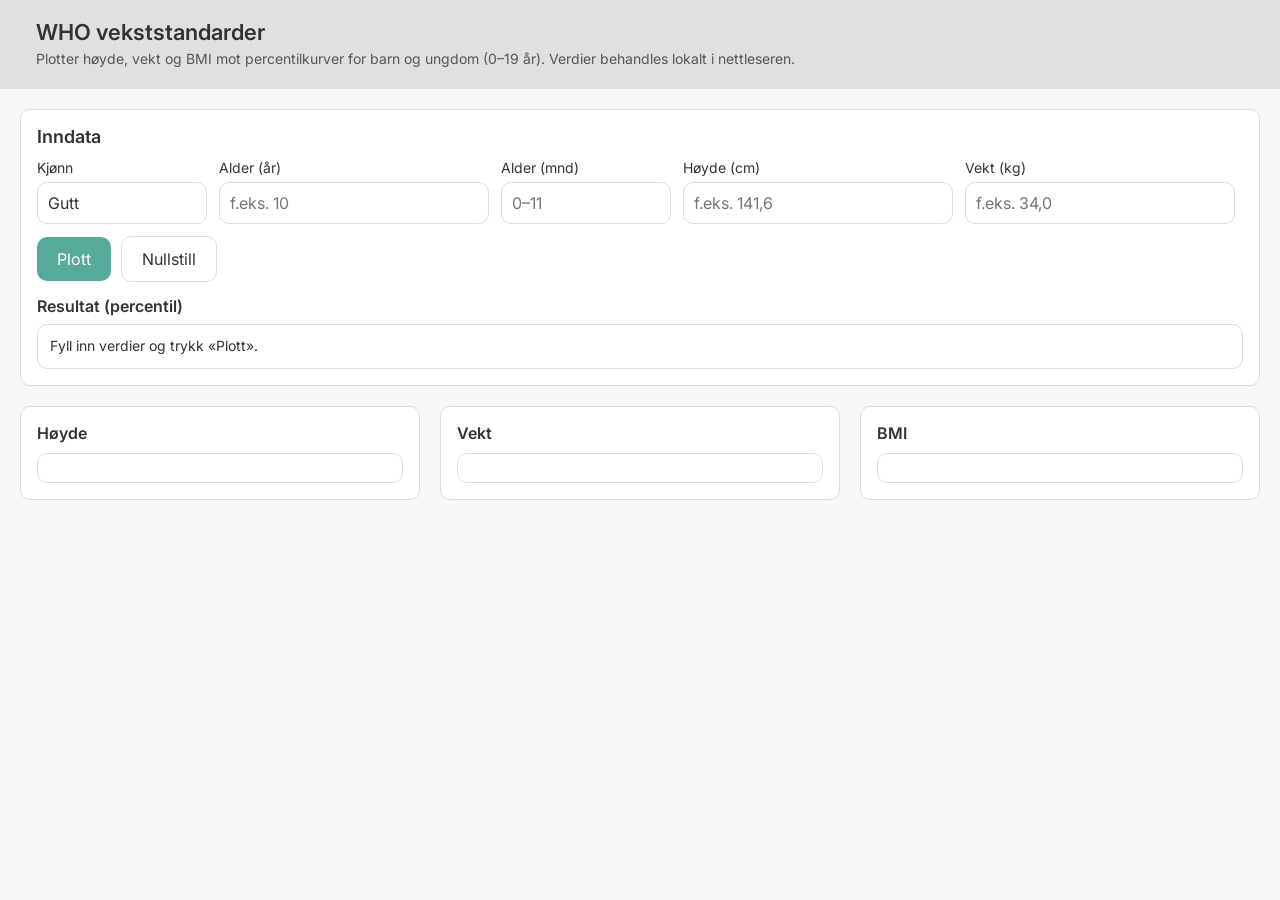
<file: growth_charts_no_upload.html>
<!doctype html>
<html lang="no">
<head>
<meta charset="utf-8"/>
<meta name="viewport" content="width=device-width,initial-scale=1"/>
<link href="https://fonts.googleapis.com/css2?family=Inter:wght@400;500;600;700;800&display=swap" rel="stylesheet"/>
<title>WHO vekststandarder – Vekstkurver</title>
<style>

  /* Base Styles (samme uttrykk som transcribe.html) */
  html, body { margin: 0; padding: 0; }
  body {
    font-family: 'Inter', 'Roboto', sans-serif;
    font-weight: 400;
    background-color: #f8f8f8;
    color: #333;
  }
  input, select, textarea, button { font-family: inherit; font-weight: 400; }
  label { font-family: inherit; font-weight: 400; }

  /* Layout */
  .grid-container {
    display: grid;
    grid-template-columns: 1fr;
    min-height: 100vh;
  }
  .main-content {
    display: flex;
    flex-direction: column;
    padding: 0;
  }
  .top-bar {
    background-color: #e0e0e0;
    padding: 20px;
    margin-bottom: 20px;
    display: flex;
    align-items: center;
    justify-content: space-between;
    gap: 16px;
    flex-wrap: wrap;
  }
  .top-bar-left { display: flex; align-items: center; gap: 12px; }
  .top-bar-center { flex: 1; min-width: 240px; }
  .top-title { font-size: 22px; font-weight: 600; margin: 0; line-height: 1.1; }
  .top-subtitle { margin-top: 6px; font-size: 14px; color: #555; line-height: 1.35; }

  .content {
    padding: 0 20px 20px;
    display: flex;
    flex-direction: column;
    gap: 20px;
  }

  /* Cards */
  .card {
    background: #fff;
    border: 1px solid #ddd;
    border-radius: 10px;
    padding: 16px;
    box-sizing: border-box;
  }
  .card h3 {
    margin: 0 0 12px;
    font-size: 18px;
    font-weight: 600;
  }

  /* Form */
  .form-row {
    display: flex;
    gap: 12px;
    flex-wrap: wrap;
    align-items: flex-end;
  }
  .form-row label {
    display: flex;
    flex-direction: column;
    gap: 6px;
    font-size: 14px;
    color: #333;
    min-width: 170px;
  }
  input, select {
    appearance: none;
    background: #fff;
    color: #333;
    border: 1px solid #ddd;
    border-radius: 10px;
    padding: 10px 10px;
    outline: none;
    font-size: 16px;
    box-sizing: border-box;
  }
  input:focus, select:focus {
    border-color: #5a9;
    box-shadow: 0 0 0 3px rgba(85,170,153,0.25);
  }

  /* Buttons (samme som transcribe) */
  button {
    background-color: #5a9;
    color: #fff;
    border: none;
    border-radius: 10px;
    padding: 12px 20px;
    font-size: 16px;
    cursor: pointer;
    transition: background-color 0.3s, transform 0.1s;
    margin: 0;
  }
  button:hover { background-color: #489; }
  button:active { transform: scale(0.98); }
  button:disabled {
    background-color: #ccc;
    color: #666;
    cursor: not-allowed;
    opacity: 0.6;
    transition: none;
    transform: none;
  }
  button.secondary {
    background: #fff;
    color: #333;
    border: 1px solid #ddd;
  }
  button.secondary:hover {
    background: #f2f2f2;
  }

  .actions {
    display: flex;
    gap: 10px;
    flex-wrap: wrap;
    align-items: center;
    margin-top: 6px;
  }

  /* Messages */
  .err {
    margin-top: 12px;
    color: #b00020;
    background: #fff0f0;
    border: 1px solid #f3c2c2;
    padding: 12px;
    border-radius: 10px;
    display: none;
    white-space: pre-wrap;
  }

  /* Summary */
  .kv {
    display: grid;
    grid-template-columns: 1fr 1fr;
    gap: 12px;
    margin-top: 12px;
    color: #333;
    font-size: 14px;
  }
  .kv div {
    background: #fafafa;
    border: 1px solid #eee;
    border-radius: 10px;
    padding: 12px;
  }
  .kv b { font-weight: 600; }

  /* Result box */
  .resultTitle {
    margin-top: 14px;
    font-size: 16px;
    font-weight: 600;
  }
  .resultBox {
    margin-top: 8px;
    border: 1px solid #ddd;
    border-radius: 10px;
    padding: 12px;
    background: #fff;
    font-size: 14px;
    color: #333;
    line-height: 1.35;
  }

  /* Charts */
  .chartsGrid {
    display: grid;
    grid-template-columns: repeat(3, minmax(280px, 1fr));
    gap: 20px;
    align-items: start;
  }
  @media (max-width: 1100px) {
    .chartsGrid { grid-template-columns: 1fr; }
  }

  .chartTitle { font-size: 16px; font-weight: 600; margin: 0 0 10px; }
  .chartShell {
    border: 1px solid #ddd;
    border-radius: 10px;
    padding: 10px;
    background: #fff;
  }
  .legend {
    margin-top: 8px;
    display: flex;
    flex-wrap: wrap;
    gap: 10px;
    color: #555;
    font-size: 12px;
  }
  .legItem { display: flex; align-items: center; gap: 6px; }
  .legLine {
    width: 26px;
    height: 0;
    border-top: 2px solid rgba(0,0,0,0.35);
    border-radius: 2px;
  }
  .legLine.p50 {
    border-top-width: 3px;
    border-top-color: rgba(0,0,0,0.65);
  }

  /* Print */
  @media print {
    .top-bar { display:none !important; }
    button, .err { display:none !important; }
    body { background:#fff; color:#000; }
    .card { border: 1px solid #ddd; box-shadow:none; }
  }

</style>
</head>
<body>
  <div class="grid-container">
    <main class="main-content">
      <div class="top-bar">
        <div class="top-bar-left">
         
        </div>

        <div class="top-bar-center">
          <div class="top-title">WHO vekststandarder</div>
          <div class="top-subtitle">
            Plotter høyde, vekt og BMI mot percentilkurver for barn og ungdom (0–19 år). Verdier behandles lokalt i nettleseren.
          </div>
        </div>

        <div class="top-bar-right"></div>
      </div>

      <div class="content">
        <div class="card">
          <h3>Inndata</h3>

          <div class="form-row">
            <label>Kjønn
              <select id="sex">
                <option>Gutt</option>
                <option>Jente</option>
              </select>
            </label>

            <label>Alder (år)
              <input id="ageYears" type="number" inputmode="numeric" min="0" step="1" placeholder="f.eks. 10"/>
            </label>

            <label>Alder (mnd)
              <input id="ageMonths" type="number" inputmode="numeric" min="0" max="11" step="1" placeholder="0–11"/>
            </label>

            <label>Høyde (cm)
              <input id="heightCm" type="text" inputmode="decimal" autocomplete="off" placeholder="f.eks. 141,6"/>
            </label>

            <label>Vekt (kg)
              <input id="weightKg" type="text" inputmode="decimal" autocomplete="off" placeholder="f.eks. 34,0"/>
            </label>
          </div>

          <div class="actions" style="margin-top: 12px;">
            <button id="plotBtn" type="button">Plott</button>
            <button id="resetBtn" type="button" class="secondary">Nullstill</button>
          </div>

          <div id="err" class="err"></div>

          <div class="kv" id="summary" style="display:none;">
            <div><b>Valgt kurvesett:</b> <span id="rangeOut"></span></div>
            <div><b>BMI:</b> <span id="bmiOut"></span></div>
          </div>

          <div class="resultTitle">Resultat (percentil)</div>
          <div class="resultBox" id="resultBox">Fyll inn verdier og trykk «Plott».</div>
        </div>

        <div class="chartsGrid">
          <div class="card">
            <div class="chartTitle">Høyde</div>
            <div class="chartShell">
              <div id="chart-height"></div>
              <div class="legend" id="legend-height"></div>
            </div>
          </div>

          <div class="card">
            <div class="chartTitle">Vekt</div>
            <div class="chartShell">
              <div id="chart-weight"></div>
              <div class="legend" id="legend-weight"></div>
            </div>
          </div>

          <div class="card">
            <div class="chartTitle">BMI</div>
            <div class="chartShell">
              <div id="chart-bmi"></div>
              <div class="legend" id="legend-bmi"></div>
            </div>
          </div>
        </div>
      </div>
    </main>
  </div>

  <script>
    // Til forsiden (samme mønster som i transcribe.html)
    document.getElementById('backToHomeButton')?.addEventListener('click', () => {
      const loc = window.location;
      const newPath = loc.pathname.replace(/\/[^\/]*$/, '/index.html');
      window.location.href = loc.origin + newPath + loc.search + loc.hash;
    });
  </script>

<script>
const DATA = {"meta": {"source": "Vekststudien i Bergen PDFs (vector path extraction)", "generated_at": "2026-01-11T01:04:20.587493Z", "method": "Extracted vector stroke polylines from PDFs (PyMuPDF page.get_drawings), matched each curve to percentile labels (P3..P97) by y-position near right edge, converted to data units via axis tick calibration, then resampled to regular age steps."}, "charts": {"Gutt": {"0-1": {"height": {"key": "boys_0_1_length", "pdf": "gutter01.pdf", "x": {"min": 0, "max": 12, "step": 1, "units": "months"}, "y": {"a": 940.3949127197266, "b": -8.435717991420201}, "curves": {"P3": [[0, 46.575], [1, 51.038], [2, 54.867], [3, 57.929], [4, 60.437], [5, 62.498], [6, 64.252], [7, 65.82], [8, 67.242], [9, 68.525], [10, 69.696], [11, 70.793], [12, 71.833]], "P10": [[0, 48.088], [1, 52.57], [2, 56.412], [3, 59.49], [4, 62.017], [5, 64.099], [6, 65.875], [7, 67.465], [8, 68.911], [9, 70.218], [10, 71.414], [11, 72.534], [12, 73.6]], "P25": [[0, 49.367], [1, 53.864], [2, 57.718], [3, 60.81], [4, 63.352], [5, 65.452], [6, 67.246], [7, 68.855], [8, 70.321], [9, 71.648], [10, 72.864], [11, 74.005], [12, 75.091]], "P50": [[0, 50.787], [1, 55.303], [2, 59.169], [3, 62.275], [4, 64.835], [5, 66.954], [6, 68.77], [7, 70.4], [8, 71.888], [9, 73.237], [10, 74.476], [11, 75.639], [12, 76.749]], "P75": [[0, 52.208], [1, 56.741], [2, 60.62], [3, 63.741], [4, 66.318], [5, 68.458], [6, 70.293], [7, 71.945], [8, 73.455], [9, 74.827], [10, 76.088], [11, 77.274], [12, 78.406]], "P90": [[0, 53.486], [1, 58.036], [2, 61.925], [3, 65.06], [4, 67.654], [5, 69.81], [6, 71.664], [7, 73.335], [8, 74.865], [9, 76.257], [10, 77.538], [11, 78.746], [12, 79.899]], "P97": [[0, 54.749], [1, 59.315], [2, 63.214], [3, 66.362], [4, 68.971], [5, 71.146], [6, 73.017], [7, 74.708], [8, 76.258], [9, 77.669], [10, 78.97], [11, 80.197], [12, 81.371]]}, "cost": 10.939}, "weight": {"key": "boys_0_1_weight", "pdf": "gutter01.pdf", "x": {"min": 0, "max": 12, "step": 1, "units": "months"}, "y": {"a": 856.136358087713, "b": -33.75094881924716}, "curves": {"P3": [[0, 2.89], [1, 3.724], [2, 4.483], [3, 5.127], [4, 5.674], [5, 6.141], [6, 6.543], [7, 6.896], [8, 7.212], [9, 7.498], [10, 7.758], [11, 7.997], [12, 8.219]], "P10": [[0, 3.15], [1, 4.047], [2, 4.859], [3, 5.545], [4, 6.124], [5, 6.616], [6, 7.04], [7, 7.411], [8, 7.743], [9, 8.043], [10, 8.317], [11, 8.568], [12, 8.802]], "P25": [[0, 3.419], [1, 4.383], [2, 5.252], [3, 5.982], [4, 6.596], [5, 7.117], [6, 7.564], [7, 7.957], [8, 8.307], [9, 8.623], [10, 8.912], [11, 9.177], [12, 9.424]], "P50": [[0, 3.724], [1, 4.766], [2, 5.701], [3, 6.484], [4, 7.141], [5, 7.697], [6, 8.174], [7, 8.591], [8, 8.964], [9, 9.301], [10, 9.608], [11, 9.891], [12, 10.155]], "P75": [[0, 4.035], [1, 5.158], [2, 6.164], [3, 7.004], [4, 7.707], [5, 8.301], [6, 8.811], [7, 9.257], [8, 9.655], [9, 10.015], [10, 10.343], [11, 10.646], [12, 10.928]], "P90": [[0, 4.319], [1, 5.518], [2, 6.591], [3, 7.486], [4, 8.235], [5, 8.867], [6, 9.408], [7, 9.882], [8, 10.306], [9, 10.689], [10, 11.039], [11, 11.361], [12, 11.663]], "P97": [[0, 4.604], [1, 5.882], [2, 7.024], [3, 7.976], [4, 8.772], [5, 9.444], [6, 10.02], [7, 10.525], [8, 10.977], [9, 11.385], [10, 11.758], [11, 12.102], [12, 12.424]]}, "cost": 11.347}}, "1-5": {"height": {"key": "boys_1_5_height", "pdf": "gutter15.pdf", "x": {"min": 1, "max": 5, "step": 0.08333333333333333, "units": "years"}, "y": {"a": 1202.908652565696, "b": -7.972747109153054}, "curves": {"P3": [[1, 72.114], [1.0833, 73.119], [1.1667, 74.095], [1.25, 75.045], [1.3333, 75.956], [1.4167, 76.831], [1.5, 77.673], [1.5833, 78.479], [1.6667, 79.251], [1.75, 79.993], [1.8333, 80.694], [1.9167, 81.397], [2.0, 82.077], [2.0833, 82.766], [2.1667, 83.432], [2.25, 84.089], [2.3333, 84.738], [2.4167, 85.383], [2.5, 86.023], [2.5833, 86.658], [2.6667, 87.29], [2.75, 87.92], [2.8333, 88.546], [2.9167, 89.17], [3.0, 89.792], [3.0833, 90.41], [3.1667, 91.024], [3.25, 91.631], [3.3333, 92.232], [3.4167, 92.823], [3.5, 93.408], [3.5833, 93.983], [3.6667, 94.547], [3.75, 95.103], [3.8333, 95.651], [3.9167, 96.19], [4.0, 96.721], [4.0833, 97.245], [4.1667, 97.762], [4.25, 98.272], [4.3333, 98.778], [4.4167, 99.278], [4.5, 99.773], [4.5833, 100.266], [4.6667, 100.756], [4.75, 101.245], [4.8333, 101.734], [4.9167, 102.223], [5.0, 102.714]], "P10": [[1, 73.587], [1.0833, 74.613], [1.1667, 75.611], [1.25, 76.584], [1.3333, 77.517], [1.4167, 78.416], [1.5, 79.28], [1.5833, 80.109], [1.6667, 80.906], [1.75, 81.671], [1.8333, 82.395], [1.9167, 83.122], [2.0, 83.825], [2.0833, 84.538], [2.1667, 85.228], [2.25, 85.909], [2.3333, 86.583], [2.4167, 87.253], [2.5, 87.917], [2.5833, 88.578], [2.6667, 89.235], [2.75, 89.889], [2.8333, 90.541], [2.9167, 91.192], [3.0, 91.839], [3.0833, 92.483], [3.1667, 93.121], [3.25, 93.753], [3.3333, 94.378], [3.4167, 94.995], [3.5, 95.603], [3.5833, 96.201], [3.6667, 96.79], [3.75, 97.369], [3.8333, 97.94], [3.9167, 98.5], [4.0, 99.055], [4.0833, 99.6], [4.1667, 100.139], [4.25, 100.671], [4.3333, 101.197], [4.4167, 101.718], [4.5, 102.234], [4.5833, 102.747], [4.6667, 103.258], [4.75, 103.767], [4.8333, 104.277], [4.9167, 104.787], [5.0, 105.297]], "P25": [[1, 75.081], [1.0833, 76.128], [1.1667, 77.148], [1.25, 78.143], [1.3333, 79.099], [1.4167, 80.021], [1.5, 80.909], [1.5833, 81.762], [1.6667, 82.583], [1.75, 83.37], [1.8333, 84.119], [1.9167, 84.869], [2.0, 85.596], [2.0833, 86.333], [2.1667, 87.048], [2.25, 87.754], [2.3333, 88.453], [2.4167, 89.147], [2.5, 89.837], [2.5833, 90.522], [2.6667, 91.204], [2.75, 91.886], [2.8333, 92.563], [2.9167, 93.239], [3.0, 93.912], [3.0833, 94.581], [3.1667, 95.245], [3.25, 95.902], [3.3333, 96.553], [3.4167, 97.193], [3.5, 97.827], [3.5833, 98.449], [3.6667, 99.061], [3.75, 99.665], [3.8333, 100.258], [3.9167, 100.842], [4.0, 101.419], [4.0833, 101.986], [4.1667, 102.547], [4.25, 103.1], [4.3333, 103.648], [4.4167, 104.19], [4.5, 104.728], [4.5833, 105.261], [4.6667, 105.793], [4.75, 106.324], [4.8333, 106.853], [4.9167, 107.384], [5.0, 107.915]], "P50": [[1, 76.739], [1.0833, 77.81], [1.1667, 78.855], [1.25, 79.875], [1.3333, 80.856], [1.4167, 81.805], [1.5, 82.719], [1.5833, 83.597], [1.6667, 84.444], [1.75, 85.258], [1.8333, 86.034], [1.9167, 86.809], [2.0, 87.563], [2.0833, 88.328], [2.1667, 89.07], [2.25, 89.804], [2.3333, 90.531], [2.4167, 91.252], [2.5, 91.969], [2.5833, 92.683], [2.6667, 93.394], [2.75, 94.103], [2.8333, 94.81], [2.9167, 95.514], [3.0, 96.215], [3.0833, 96.913], [3.1667, 97.605], [3.25, 98.29], [3.3333, 98.969], [3.4167, 99.638], [3.5, 100.298], [3.5833, 100.948], [3.6667, 101.586], [3.75, 102.215], [3.8333, 102.834], [3.9167, 103.443], [4.0, 104.046], [4.0833, 104.638], [4.1667, 105.222], [4.25, 105.801], [4.3333, 106.371], [4.4167, 106.937], [4.5, 107.497], [4.5833, 108.054], [4.6667, 108.609], [4.75, 109.162], [4.8333, 109.715], [4.9167, 110.268], [5.0, 110.822]], "P75": [[1, 78.398], [1.0833, 79.493], [1.1667, 80.562], [1.25, 81.606], [1.3333, 82.613], [1.4167, 83.588], [1.5, 84.528], [1.5833, 85.433], [1.6667, 86.307], [1.75, 87.147], [1.8333, 87.948], [1.9167, 88.751], [2.0, 89.531], [2.0833, 90.323], [2.1667, 91.092], [2.25, 91.853], [2.3333, 92.608], [2.4167, 93.356], [2.5, 94.103], [2.5833, 94.844], [2.6667, 95.583], [2.75, 96.321], [2.8333, 97.056], [2.9167, 97.788], [3.0, 98.518], [3.0833, 99.244], [3.1667, 99.964], [3.25, 100.678], [3.3333, 101.384], [3.4167, 102.081], [3.5, 102.769], [3.5833, 103.445], [3.6667, 104.11], [3.75, 104.766], [3.8333, 105.411], [3.9167, 106.046], [4.0, 106.672], [4.0833, 107.289], [4.1667, 107.899], [4.25, 108.5], [4.3333, 109.096], [4.4167, 109.684], [4.5, 110.268], [4.5833, 110.847], [4.6667, 111.425], [4.75, 112.0], [4.8333, 112.577], [4.9167, 113.153], [5.0, 113.731]], "P90": [[1, 79.891], [1.0833, 81.007], [1.1667, 82.099], [1.25, 83.165], [1.3333, 84.196], [1.4167, 85.192], [1.5, 86.157], [1.5833, 87.085], [1.6667, 87.982], [1.75, 88.847], [1.8333, 89.671], [1.9167, 90.497], [2.0, 91.301], [2.0833, 92.118], [2.1667, 92.912], [2.25, 93.698], [2.3333, 94.476], [2.4167, 95.252], [2.5, 96.022], [2.5833, 96.79], [2.6667, 97.554], [2.75, 98.316], [2.8333, 99.078], [2.9167, 99.835], [3.0, 100.591], [3.0833, 101.343], [3.1667, 102.089], [3.25, 102.828], [3.3333, 103.559], [3.4167, 104.28], [3.5, 104.992], [3.5833, 105.692], [3.6667, 106.383], [3.75, 107.061], [3.8333, 107.728], [3.9167, 108.386], [4.0, 109.036], [4.0833, 109.676], [4.1667, 110.307], [4.25, 110.93], [4.3333, 111.546], [4.4167, 112.156], [4.5, 112.76], [4.5833, 113.361], [4.6667, 113.959], [4.75, 114.557], [4.8333, 115.152], [4.9167, 115.75], [5.0, 116.347]], "P97": [[1, 81.365], [1.0833, 82.502], [1.1667, 83.615], [1.25, 84.704], [1.3333, 85.758], [1.4167, 86.778], [1.5, 87.765], [1.5833, 88.717], [1.6667, 89.637], [1.75, 90.525], [1.8333, 91.373], [1.9167, 92.221], [2.0, 93.049], [2.0833, 93.89], [2.1667, 94.709], [2.25, 95.518], [2.3333, 96.321], [2.4167, 97.122], [2.5, 97.917], [2.5833, 98.709], [2.6667, 99.499], [2.75, 100.287], [2.8333, 101.073], [2.9167, 101.857], [3.0, 102.637], [3.0833, 103.415], [3.1667, 104.186], [3.25, 104.95], [3.3333, 105.705], [3.4167, 106.451], [3.5, 107.187], [3.5833, 107.911], [3.6667, 108.625], [3.75, 109.326], [3.8333, 110.018], [3.9167, 110.698], [4.0, 111.369], [4.0833, 112.032], [4.1667, 112.684], [4.25, 113.329], [4.3333, 113.966], [4.4167, 114.597], [4.5, 115.222], [4.5833, 115.843], [4.6667, 116.462], [4.75, 117.079], [4.8333, 117.695], [4.9167, 118.313], [5.0, 118.931]]}, "cost": 25.0}, "weight": {"key": "boys_1_5_weight", "pdf": "gutter15.pdf", "x": {"min": 1, "max": 5, "step": 0.08333333333333333, "units": "years"}, "y": {"a": 934.3191460503472, "b": -17.26558600531684}, "curves": {"P3": [[1, 9.585], [1.0833, 9.779], [1.1667, 9.962], [1.25, 10.137], [1.3333, 10.305], [1.4167, 10.468], [1.5, 10.626], [1.5833, 10.78], [1.6667, 10.932], [1.75, 11.08], [1.8333, 11.226], [1.9167, 11.372], [2.0, 11.516], [2.0833, 11.658], [2.1667, 11.799], [2.25, 11.938], [2.3333, 12.078], [2.4167, 12.218], [2.5, 12.358], [2.5833, 12.498], [2.6667, 12.64], [2.75, 12.783], [2.8333, 12.927], [2.9167, 13.073], [3.0, 13.22], [3.0833, 13.369], [3.1667, 13.519], [3.25, 13.668], [3.3333, 13.817], [3.4167, 13.964], [3.5, 14.107], [3.5833, 14.247], [3.6667, 14.384], [3.75, 14.517], [3.8333, 14.647], [3.9167, 14.772], [4.0, 14.895], [4.0833, 15.015], [4.1667, 15.132], [4.25, 15.246], [4.3333, 15.359], [4.4167, 15.471], [4.5, 15.581], [4.5833, 15.691], [4.6667, 15.8], [4.75, 15.91], [4.8333, 16.02], [4.9167, 16.132], [5.0, 16.244]], "P10": [[1, 10.124], [1.0833, 10.327], [1.1667, 10.52], [1.25, 10.705], [1.3333, 10.882], [1.4167, 11.053], [1.5, 11.22], [1.5833, 11.383], [1.6667, 11.543], [1.75, 11.7], [1.8333, 11.854], [1.9167, 12.008], [2.0, 12.161], [2.0833, 12.311], [2.1667, 12.46], [2.25, 12.608], [2.3333, 12.756], [2.4167, 12.904], [2.5, 13.053], [2.5833, 13.202], [2.6667, 13.352], [2.75, 13.504], [2.8333, 13.657], [2.9167, 13.812], [3.0, 13.969], [3.0833, 14.128], [3.1667, 14.287], [3.25, 14.447], [3.3333, 14.606], [3.4167, 14.762], [3.5, 14.916], [3.5833, 15.066], [3.6667, 15.213], [3.75, 15.355], [3.8333, 15.494], [3.9167, 15.629], [4.0, 15.761], [4.0833, 15.891], [4.1667, 16.017], [4.25, 16.14], [4.3333, 16.262], [4.4167, 16.382], [4.5, 16.502], [4.5833, 16.62], [4.6667, 16.738], [4.75, 16.857], [4.8333, 16.977], [4.9167, 17.098], [5.0, 17.22]], "P25": [[1, 10.699], [1.0833, 10.914], [1.1667, 11.118], [1.25, 11.313], [1.3333, 11.501], [1.4167, 11.682], [1.5, 11.859], [1.5833, 12.031], [1.6667, 12.201], [1.75, 12.368], [1.8333, 12.532], [1.9167, 12.696], [2.0, 12.857], [2.0833, 13.017], [2.1667, 13.175], [2.25, 13.333], [2.3333, 13.491], [2.4167, 13.649], [2.5, 13.807], [2.5833, 13.967], [2.6667, 14.127], [2.75, 14.29], [2.8333, 14.454], [2.9167, 14.62], [3.0, 14.788], [3.0833, 14.959], [3.1667, 15.13], [3.25, 15.301], [3.3333, 15.472], [3.4167, 15.64], [3.5, 15.807], [3.5833, 15.969], [3.6667, 16.127], [3.75, 16.281], [3.8333, 16.432], [3.9167, 16.578], [4.0, 16.721], [4.0833, 16.861], [4.1667, 16.999], [4.25, 17.133], [4.3333, 17.266], [4.4167, 17.398], [4.5, 17.528], [4.5833, 17.657], [4.6667, 17.786], [4.75, 17.917], [4.8333, 18.048], [4.9167, 18.181], [5.0, 18.316]], "P50": [[1, 11.375], [1.0833, 11.604], [1.1667, 11.822], [1.25, 12.03], [1.3333, 12.231], [1.4167, 12.425], [1.5, 12.614], [1.5833, 12.799], [1.6667, 12.981], [1.75, 13.16], [1.8333, 13.336], [1.9167, 13.512], [2.0, 13.686], [2.0833, 13.858], [2.1667, 14.029], [2.25, 14.199], [2.3333, 14.369], [2.4167, 14.54], [2.5, 14.711], [2.5833, 14.883], [2.6667, 15.057], [2.75, 15.233], [2.8333, 15.411], [2.9167, 15.592], [3.0, 15.775], [3.0833, 15.96], [3.1667, 16.147], [3.25, 16.334], [3.3333, 16.521], [3.4167, 16.705], [3.5, 16.888], [3.5833, 17.066], [3.6667, 17.24], [3.75, 17.41], [3.8333, 17.576], [3.9167, 17.738], [4.0, 17.896], [4.0833, 18.052], [4.1667, 18.204], [4.25, 18.354], [4.3333, 18.502], [4.4167, 18.649], [4.5, 18.794], [4.5833, 18.939], [4.6667, 19.084], [4.75, 19.23], [4.8333, 19.377], [4.9167, 19.527], [5.0, 19.679]], "P75": [[1, 12.089], [1.0833, 12.335], [1.1667, 12.569], [1.25, 12.793], [1.3333, 13.008], [1.4167, 13.216], [1.5, 13.42], [1.5833, 13.62], [1.6667, 13.815], [1.75, 14.008], [1.8333, 14.199], [1.9167, 14.389], [2.0, 14.576], [2.0833, 14.762], [2.1667, 14.948], [2.25, 15.132], [2.3333, 15.317], [2.4167, 15.502], [2.5, 15.688], [2.5833, 15.876], [2.6667, 16.066], [2.75, 16.258], [2.8333, 16.452], [2.9167, 16.65], [3.0, 16.851], [3.0833, 17.055], [3.1667, 17.26], [3.25, 17.466], [3.3333, 17.672], [3.4167, 17.876], [3.5, 18.078], [3.5833, 18.275], [3.6667, 18.469], [3.75, 18.658], [3.8333, 18.843], [3.9167, 19.024], [4.0, 19.202], [4.0833, 19.376], [4.1667, 19.548], [4.25, 19.716], [4.3333, 19.883], [4.4167, 20.049], [4.5, 20.213], [4.5833, 20.377], [4.6667, 20.542], [4.75, 20.708], [4.8333, 20.876], [4.9167, 21.047], [5.0, 21.221]], "P90": [[1, 12.768], [1.0833, 13.031], [1.1667, 13.28], [1.25, 13.519], [1.3333, 13.75], [1.4167, 13.973], [1.5, 14.191], [1.5833, 14.405], [1.6667, 14.615], [1.75, 14.823], [1.8333, 15.027], [1.9167, 15.232], [2.0, 15.434], [2.0833, 15.635], [2.1667, 15.835], [2.25, 16.034], [2.3333, 16.234], [2.4167, 16.435], [2.5, 16.637], [2.5833, 16.84], [2.6667, 17.047], [2.75, 17.256], [2.8333, 17.468], [2.9167, 17.684], [3.0, 17.904], [3.0833, 18.126], [3.1667, 18.352], [3.25, 18.578], [3.3333, 18.805], [3.4167, 19.03], [3.5, 19.252], [3.5833, 19.471], [3.6667, 19.686], [3.75, 19.896], [3.8333, 20.102], [3.9167, 20.304], [4.0, 20.503], [4.0833, 20.698], [4.1667, 20.891], [4.25, 21.08], [4.3333, 21.268], [4.4167, 21.456], [4.5, 21.641], [4.5833, 21.828], [4.6667, 22.015], [4.75, 22.204], [4.8333, 22.396], [4.9167, 22.591], [5.0, 22.79]], "P97": [[1, 13.472], [1.0833, 13.752], [1.1667, 14.02], [1.25, 14.276], [1.3333, 14.523], [1.4167, 14.763], [1.5, 14.997], [1.5833, 15.227], [1.6667, 15.454], [1.75, 15.677], [1.8333, 15.898], [1.9167, 16.119], [2.0, 16.337], [2.0833, 16.554], [2.1667, 16.771], [2.25, 16.987], [2.3333, 17.204], [2.4167, 17.422], [2.5, 17.643], [2.5833, 17.864], [2.6667, 18.089], [2.75, 18.318], [2.8333, 18.55], [2.9167, 18.787], [3.0, 19.028], [3.0833, 19.273], [3.1667, 19.522], [3.25, 19.772], [3.3333, 20.023], [3.4167, 20.272], [3.5, 20.52], [3.5833, 20.764], [3.6667, 21.003], [3.75, 21.239], [3.8333, 21.47], [3.9167, 21.697], [4.0, 21.921], [4.0833, 22.142], [4.1667, 22.36], [4.25, 22.574], [4.3333, 22.789], [4.4167, 23.002], [4.5, 23.214], [4.5833, 23.427], [4.6667, 23.642], [4.75, 23.86], [4.8333, 24.08], [4.9167, 24.306], [5.0, 24.537]]}, "cost": 16.838}}, "4-19": {"height": {"key": "boys_4_19_height", "pdf": "BGS1-20210307N4-19M.pdf", "x": {"min": 4, "max": 19, "step": 0.25, "units": "years"}, "y": {"a": 1102.3789115179152, "b": -5.245714423769996}, "curves": {"P3": [[4, 96.588], [4.25, 98.139], [4.5, 99.638], [4.75, 101.11], [5.0, 102.577], [5.25, 104.061], [5.5, 105.571], [5.75, 107.11], [6.0, 108.674], [6.25, 110.246], [6.5, 111.823], [6.75, 113.397], [7.0, 114.945], [7.25, 116.454], [7.5, 117.898], [7.75, 119.271], [8.0, 120.573], [8.25, 121.814], [8.5, 123.013], [8.75, 124.189], [9.0, 125.352], [9.25, 126.51], [9.5, 127.666], [9.75, 128.82], [10.0, 129.968], [10.25, 131.111], [10.5, 132.242], [10.75, 133.36], [11.0, 134.485], [11.25, 135.628], [11.5, 136.811], [11.75, 138.043], [12.0, 139.327], [12.25, 140.677], [12.5, 142.098], [12.75, 143.593], [13.0, 145.163], [13.25, 146.805], [13.5, 148.523], [13.75, 150.297], [14.0, 152.101], [14.25, 153.905], [14.5, 155.675], [14.75, 157.388], [15.0, 158.999], [15.25, 160.495], [15.5, 161.858], [15.75, 163.077], [16.0, 164.151], [16.25, 165.073], [16.5, 165.844], [16.75, 166.469], [17.0, 166.966], [17.25, 167.359], [17.5, 167.672], [17.75, 167.925], [18.0, 168.129], [18.25, 168.293], [18.5, 168.427], [18.75, 168.533], [19.0, 168.617]], "P10": [[4, 98.919], [4.25, 100.535], [4.5, 102.097], [4.75, 103.63], [5.0, 105.158], [5.25, 106.703], [5.5, 108.276], [5.75, 109.876], [6.0, 111.498], [6.25, 113.124], [6.5, 114.757], [6.75, 116.382], [7.0, 117.986], [7.25, 119.548], [7.5, 121.045], [7.75, 122.472], [8.0, 123.824], [8.25, 125.115], [8.5, 126.366], [8.75, 127.591], [9.0, 128.808], [9.25, 130.023], [9.5, 131.235], [9.75, 132.448], [10.0, 133.659], [10.25, 134.866], [10.5, 136.062], [10.75, 137.251], [11.0, 138.445], [11.25, 139.66], [11.5, 140.919], [11.75, 142.227], [12.0, 143.593], [12.25, 145.023], [12.5, 146.524], [12.75, 148.096], [13.0, 149.732], [13.25, 151.432], [13.5, 153.192], [13.75, 154.988], [14.0, 156.798], [14.25, 158.582], [14.5, 160.309], [14.75, 161.963], [15.0, 163.508], [15.25, 164.931], [15.5, 166.22], [15.75, 167.368], [16.0, 168.377], [16.25, 169.24], [16.5, 169.961], [16.75, 170.547], [17.0, 171.012], [17.25, 171.38], [17.5, 171.673], [17.75, 171.91], [18.0, 172.1], [18.25, 172.253], [18.5, 172.379], [18.75, 172.478], [19.0, 172.556]], "P25": [[4, 101.283], [4.25, 102.964], [4.5, 104.588], [4.75, 106.185], [5.0, 107.773], [5.25, 109.381], [5.5, 111.018], [5.75, 112.677], [6.0, 114.357], [6.25, 116.041], [6.5, 117.727], [6.75, 119.409], [7.0, 121.066], [7.25, 122.684], [7.5, 124.234], [7.75, 125.712], [8.0, 127.116], [8.25, 128.459], [8.5, 129.762], [8.75, 131.04], [9.0, 132.31], [9.25, 133.58], [9.5, 134.851], [9.75, 136.125], [10.0, 137.399], [10.25, 138.669], [10.5, 139.934], [10.75, 141.191], [11.0, 142.456], [11.25, 143.745], [11.5, 145.078], [11.75, 146.469], [12.0, 147.915], [12.25, 149.427], [12.5, 151.008], [12.75, 152.656], [13.0, 154.363], [13.25, 156.119], [13.5, 157.922], [13.75, 159.743], [14.0, 161.555], [14.25, 163.317], [14.5, 165.005], [14.75, 166.601], [15.0, 168.075], [15.25, 169.424], [15.5, 170.639], [15.75, 171.715], [16.0, 172.659], [16.25, 173.463], [16.5, 174.134], [16.75, 174.68], [17.0, 175.112], [17.25, 175.454], [17.5, 175.726], [17.75, 175.945], [18.0, 176.123], [18.25, 176.266], [18.5, 176.38], [18.75, 176.471], [19.0, 176.546]], "P50": [[4, 103.908], [4.25, 105.663], [4.5, 107.358], [4.75, 109.021], [5.0, 110.681], [5.25, 112.357], [5.5, 114.062], [5.75, 115.79], [6.0, 117.535], [6.25, 119.282], [6.5, 121.029], [6.75, 122.77], [7.0, 124.49], [7.25, 126.167], [7.5, 127.776], [7.75, 129.313], [8.0, 130.776], [8.25, 132.176], [8.5, 133.534], [8.75, 134.871], [9.0, 136.201], [9.25, 137.534], [9.5, 138.867], [9.75, 140.208], [10.0, 141.553], [10.25, 142.898], [10.5, 144.235], [10.75, 145.568], [11.0, 146.911], [11.25, 148.282], [11.5, 149.701], [11.75, 151.179], [12.0, 152.717], [12.25, 154.321], [12.5, 155.991], [12.75, 157.725], [13.0, 159.506], [13.25, 161.325], [13.5, 163.175], [13.75, 165.025], [14.0, 166.839], [14.25, 168.58], [14.5, 170.222], [14.75, 171.752], [15.0, 173.15], [15.25, 174.416], [15.5, 175.547], [15.75, 176.545], [16.0, 177.415], [16.25, 178.154], [16.5, 178.77], [16.75, 179.27], [17.0, 179.666], [17.25, 179.979], [17.5, 180.229], [17.75, 180.429], [18.0, 180.591], [18.25, 180.722], [18.5, 180.827], [18.75, 180.911], [19.0, 180.978]], "P75": [[4, 106.533], [4.25, 108.36], [4.5, 110.126], [4.75, 111.86], [5.0, 113.588], [5.25, 115.333], [5.5, 117.107], [5.75, 118.903], [6.0, 120.713], [6.25, 122.522], [6.5, 124.331], [6.75, 126.133], [7.0, 127.912], [7.25, 129.649], [7.5, 131.318], [7.75, 132.914], [8.0, 134.435], [8.25, 135.892], [8.5, 137.309], [8.75, 138.703], [9.0, 140.092], [9.25, 141.486], [9.5, 142.886], [9.75, 144.293], [10.0, 145.707], [10.25, 147.124], [10.5, 148.537], [10.75, 149.947], [11.0, 151.368], [11.25, 152.821], [11.5, 154.324], [11.75, 155.89], [12.0, 157.519], [12.25, 159.214], [12.5, 160.974], [12.75, 162.792], [13.0, 164.649], [13.25, 166.533], [13.5, 168.431], [13.75, 170.307], [14.0, 172.125], [14.25, 173.843], [14.5, 175.438], [14.75, 176.904], [15.0, 178.226], [15.25, 179.409], [15.5, 180.456], [15.75, 181.374], [16.0, 182.171], [16.25, 182.846], [16.5, 183.407], [16.75, 183.86], [17.0, 184.221], [17.25, 184.505], [17.5, 184.731], [17.75, 184.915], [18.0, 185.061], [18.25, 185.179], [18.5, 185.275], [18.75, 185.351], [19.0, 185.412]], "P90": [[4, 108.895], [4.25, 110.789], [4.5, 112.618], [4.75, 114.413], [5.0, 116.203], [5.25, 118.011], [5.5, 119.848], [5.75, 121.703], [6.0, 123.572], [6.25, 125.437], [6.5, 127.301], [6.75, 129.158], [7.0, 130.993], [7.25, 132.783], [7.5, 134.507], [7.75, 136.155], [8.0, 137.729], [8.25, 139.235], [8.5, 140.704], [8.75, 142.15], [9.0, 143.594], [9.25, 145.043], [9.5, 146.5], [9.75, 147.969], [10.0, 149.445], [10.25, 150.927], [10.5, 152.409], [10.75, 153.887], [11.0, 155.379], [11.25, 156.904], [11.5, 158.486], [11.75, 160.132], [12.0, 161.84], [12.25, 163.618], [12.5, 165.458], [12.75, 167.352], [13.0, 169.278], [13.25, 171.219], [13.5, 173.161], [13.75, 175.062], [14.0, 176.881], [14.25, 178.579], [14.5, 180.133], [14.75, 181.541], [15.0, 182.794], [15.25, 183.902], [15.5, 184.875], [15.75, 185.721], [16.0, 186.451], [16.25, 187.068], [16.5, 187.58], [16.75, 187.993], [17.0, 188.321], [17.25, 188.579], [17.5, 188.784], [17.75, 188.95], [18.0, 189.084], [18.25, 189.19], [18.5, 189.276], [18.75, 189.347], [19.0, 189.402]], "P97": [[4, 111.229], [4.25, 113.187], [4.5, 115.077], [4.75, 116.935], [5.0, 118.784], [5.25, 120.655], [5.5, 122.553], [5.75, 124.469], [6.0, 126.396], [6.25, 128.316], [6.5, 130.234], [6.75, 132.145], [7.0, 134.033], [7.25, 135.877], [7.5, 137.655], [7.75, 139.356], [8.0, 140.979], [8.25, 142.537], [8.5, 144.057], [8.75, 145.554], [9.0, 147.052], [9.25, 148.556], [9.5, 150.071], [9.75, 151.599], [10.0, 153.138], [10.25, 154.683], [10.5, 156.229], [10.75, 157.776], [11.0, 159.338], [11.25, 160.936], [11.5, 162.592], [11.75, 164.316], [12.0, 166.107], [12.25, 167.964], [12.5, 169.884], [12.75, 171.854], [13.0, 173.848], [13.25, 175.846], [13.5, 177.829], [13.75, 179.755], [14.0, 181.577], [14.25, 183.255], [14.5, 184.767], [14.75, 186.118], [15.0, 187.303], [15.25, 188.338], [15.5, 189.237], [15.75, 190.012], [16.0, 190.677], [16.25, 191.237], [16.5, 191.699], [16.75, 192.073], [17.0, 192.366], [17.25, 192.599], [17.5, 192.784], [17.75, 192.934], [18.0, 193.053], [18.25, 193.15], [18.5, 193.228], [18.75, 193.289], [19.0, 193.339]]}, "cost": 0.292}, "weight": {"key": "boys_4_19_weight", "pdf": "BGS1-20210307N4-19M.pdf", "x": {"min": 4, "max": 19, "step": 0.25, "units": "years"}, "y": {"a": 840.0937974717882, "b": -5.245778062608507}, "curves": {"P3": [[4, 13.879], [4.25, 14.26], [4.5, 14.622], [4.75, 14.977], [5.0, 15.339], [5.25, 15.718], [5.5, 16.121], [5.75, 16.549], [6.0, 17.007], [6.25, 17.499], [6.5, 18.021], [6.75, 18.57], [7.0, 19.134], [7.25, 19.697], [7.5, 20.24], [7.75, 20.762], [8.0, 21.264], [8.25, 21.757], [8.5, 22.255], [8.75, 22.771], [9.0, 23.307], [9.25, 23.858], [9.5, 24.42], [9.75, 24.994], [10.0, 25.575], [10.25, 26.157], [10.5, 26.739], [10.75, 27.32], [11.0, 27.911], [11.25, 28.528], [11.5, 29.184], [11.75, 29.884], [12.0, 30.621], [12.25, 31.398], [12.5, 32.221], [12.75, 33.1], [13.0, 34.044], [13.25, 35.065], [13.5, 36.179], [13.75, 37.386], [14.0, 38.683], [14.25, 40.051], [14.5, 41.476], [14.75, 42.944], [15.0, 44.42], [15.25, 45.868], [15.5, 47.26], [15.75, 48.58], [16.0, 49.814], [16.25, 50.942], [16.5, 51.953], [16.75, 52.849], [17.0, 53.64], [17.25, 54.342], [17.5, 54.968], [17.75, 55.539], [18.0, 56.063], [18.25, 56.555], [18.5, 57.02], [18.75, 57.466], [19.0, 57.895]], "P10": [[4, 14.817], [4.25, 15.227], [4.5, 15.617], [4.75, 16.002], [5.0, 16.395], [5.25, 16.807], [5.5, 17.245], [5.75, 17.714], [6.0, 18.216], [6.25, 18.753], [6.5, 19.327], [6.75, 19.932], [7.0, 20.553], [7.25, 21.17], [7.5, 21.772], [7.75, 22.35], [8.0, 22.909], [8.25, 23.458], [8.5, 24.017], [8.75, 24.594], [9.0, 25.196], [9.25, 25.818], [9.5, 26.456], [9.75, 27.109], [10.0, 27.773], [10.25, 28.445], [10.5, 29.118], [10.75, 29.794], [11.0, 30.486], [11.25, 31.208], [11.5, 31.977], [11.75, 32.793], [12.0, 33.652], [12.25, 34.555], [12.5, 35.507], [12.75, 36.522], [13.0, 37.601], [13.25, 38.757], [13.5, 40.007], [13.75, 41.344], [14.0, 42.759], [14.25, 44.231], [14.5, 45.74], [14.75, 47.268], [15.0, 48.778], [15.25, 50.237], [15.5, 51.622], [15.75, 52.921], [16.0, 54.128], [16.25, 55.224], [16.5, 56.204], [16.75, 57.072], [17.0, 57.836], [17.25, 58.513], [17.5, 59.12], [17.75, 59.671], [18.0, 60.181], [18.25, 60.657], [18.5, 61.109], [18.75, 61.541], [19.0, 61.961]], "P25": [[4, 15.856], [4.25, 16.302], [4.5, 16.729], [4.75, 17.148], [5.0, 17.581], [5.25, 18.034], [5.5, 18.519], [5.75, 19.037], [6.0, 19.596], [6.25, 20.194], [6.5, 20.833], [6.75, 21.508], [7.0, 22.203], [7.25, 22.898], [7.5, 23.574], [7.75, 24.226], [8.0, 24.857], [8.25, 25.48], [8.5, 26.113], [8.75, 26.771], [9.0, 27.455], [9.25, 28.165], [9.5, 28.896], [9.75, 29.646], [10.0, 30.412], [10.25, 31.186], [10.5, 31.968], [10.75, 32.755], [11.0, 33.561], [11.25, 34.401], [11.5, 35.294], [11.75, 36.242], [12.0, 37.232], [12.25, 38.27], [12.5, 39.361], [12.75, 40.515], [13.0, 41.738], [13.25, 43.035], [13.5, 44.422], [13.75, 45.892], [14.0, 47.431], [14.25, 49.01], [14.5, 50.605], [14.75, 52.195], [15.0, 53.744], [15.25, 55.22], [15.5, 56.605], [15.75, 57.893], [16.0, 59.079], [16.25, 60.153], [16.5, 61.111], [16.75, 61.956], [17.0, 62.698], [17.25, 63.358], [17.5, 63.947], [17.75, 64.485], [18.0, 64.981], [18.25, 65.446], [18.5, 65.888], [18.75, 66.311], [19.0, 66.719]], "P50": [[4, 17.127], [4.25, 17.623], [4.5, 18.097], [4.75, 18.57], [5.0, 19.056], [5.25, 19.569], [5.5, 20.118], [5.75, 20.709], [6.0, 21.348], [6.25, 22.034], [6.5, 22.77], [6.75, 23.55], [7.0, 24.356], [7.25, 25.162], [7.5, 25.951], [7.75, 26.714], [8.0, 27.454], [8.25, 28.183], [8.5, 28.927], [8.75, 29.699], [9.0, 30.504], [9.25, 31.337], [9.5, 32.194], [9.75, 33.075], [10.0, 33.978], [10.25, 34.892], [10.5, 35.811], [10.75, 36.741], [11.0, 37.69], [11.25, 38.677], [11.5, 39.72], [11.75, 40.821], [12.0, 41.966], [12.25, 43.158], [12.5, 44.402], [12.75, 45.71], [13.0, 47.087], [13.25, 48.539], [13.5, 50.078], [13.75, 51.693], [14.0, 53.367], [14.25, 55.063], [14.5, 56.753], [14.75, 58.418], [15.0, 60.018], [15.25, 61.524], [15.5, 62.926], [15.75, 64.218], [16.0, 65.4], [16.25, 66.469], [16.5, 67.419], [16.75, 68.258], [17.0, 68.991], [17.25, 69.643], [17.5, 70.224], [17.75, 70.757], [18.0, 71.245], [18.25, 71.706], [18.5, 72.143], [18.75, 72.562], [19.0, 72.968]], "P75": [[4, 18.54], [4.25, 19.097], [4.5, 19.634], [4.75, 20.17], [5.0, 20.724], [5.25, 21.313], [5.5, 21.949], [5.75, 22.634], [6.0, 23.38], [6.25, 24.186], [6.5, 25.054], [6.75, 25.979], [7.0, 26.935], [7.25, 27.9], [7.5, 28.847], [7.75, 29.764], [8.0, 30.655], [8.25, 31.535], [8.5, 32.431], [8.75, 33.359], [9.0, 34.324], [9.25, 35.319], [9.5, 36.342], [9.75, 37.391], [10.0, 38.462], [10.25, 39.541], [10.5, 40.626], [10.75, 41.716], [11.0, 42.824], [11.25, 43.969], [11.5, 45.169], [11.75, 46.422], [12.0, 47.719], [12.25, 49.056], [12.5, 50.445], [12.75, 51.892], [13.0, 53.408], [13.25, 54.999], [13.5, 56.675], [13.75, 58.426], [14.0, 60.224], [14.25, 62.032], [14.5, 63.815], [14.75, 65.557], [15.0, 67.222], [15.25, 68.78], [15.5, 70.225], [15.75, 71.551], [16.0, 72.766], [16.25, 73.865], [16.5, 74.844], [16.75, 75.706], [17.0, 76.462], [17.25, 77.129], [17.5, 77.726], [17.75, 78.269], [18.0, 78.773], [18.25, 79.243], [18.5, 79.691], [18.75, 80.12], [19.0, 80.538]], "P90": [[4, 19.949], [4.25, 20.572], [4.5, 21.18], [4.75, 21.788], [5.0, 22.423], [5.25, 23.1], [5.5, 23.834], [5.75, 24.632], [6.0, 25.506], [6.25, 26.454], [6.5, 27.484], [6.75, 28.588], [7.0, 29.737], [7.25, 30.901], [7.5, 32.047], [7.75, 33.165], [8.0, 34.252], [8.25, 35.324], [8.5, 36.413], [8.75, 37.535], [9.0, 38.699], [9.25, 39.893], [9.5, 41.112], [9.75, 42.352], [10.0, 43.609], [10.25, 44.868], [10.5, 46.121], [10.75, 47.37], [11.0, 48.627], [11.25, 49.911], [11.5, 51.244], [11.75, 52.623], [12.0, 54.036], [12.25, 55.478], [12.5, 56.966], [12.75, 58.509], [13.0, 60.12], [13.25, 61.806], [13.5, 63.582], [13.75, 65.431], [14.0, 67.327], [14.25, 69.223], [14.5, 71.084], [14.75, 72.9], [15.0, 74.639], [15.25, 76.271], [15.5, 77.792], [15.75, 79.193], [16.0, 80.487], [16.25, 81.662], [16.5, 82.717], [16.75, 83.649], [17.0, 84.468], [17.25, 85.189], [17.5, 85.835], [17.75, 86.422], [18.0, 86.964], [18.25, 87.471], [18.5, 87.955], [18.75, 88.42], [19.0, 88.87]], "P97": [[4, 21.483], [4.25, 22.191], [4.5, 22.882], [4.75, 23.58], [5.0, 24.314], [5.25, 25.101], [5.5, 25.961], [5.75, 26.904], [6.0, 27.944], [6.25, 29.083], [6.5, 30.33], [6.75, 31.679], [7.0, 33.094], [7.25, 34.538], [7.5, 35.97], [7.75, 37.372], [8.0, 38.74], [8.25, 40.088], [8.5, 41.454], [8.75, 42.854], [9.0, 44.292], [9.25, 45.755], [9.5, 47.229], [9.75, 48.713], [10.0, 50.195], [10.25, 51.658], [10.5, 53.094], [10.75, 54.502], [11.0, 55.894], [11.25, 57.294], [11.5, 58.726], [11.75, 60.189], [12.0, 61.665], [12.25, 63.157], [12.5, 64.683], [12.75, 66.264], [13.0, 67.913], [13.25, 69.647], [13.5, 71.476], [13.75, 73.39], [14.0, 75.357], [14.25, 77.321], [14.5, 79.253], [14.75, 81.146], [15.0, 82.977], [15.25, 84.722], [15.5, 86.368], [15.75, 87.905], [16.0, 89.345], [16.25, 90.675], [16.5, 91.882], [16.75, 92.958], [17.0, 93.906], [17.25, 94.746], [17.5, 95.494], [17.75, 96.177], [18.0, 96.806], [18.25, 97.395], [18.5, 97.958], [18.75, 98.499], [19.0, 99.027]]}, "cost": 8.141}}, "bmi_2-19": {"key": "boys_2_19_bmi", "pdf": "BGS2-20170818N2-19M.pdf", "x": {"min": 2, "max": 19, "step": 0.25, "units": "years"}, "y": {"a": 800.1847824096681, "b": -17.76004269917806}, "curves": {"P3": [[2, 14.452], [2.25, 14.429], [2.5, 14.407], [2.75, 14.378], [3.0, 14.342], [3.25, 14.302], [3.5, 14.253], [3.75, 14.191], [4.0, 14.119], [4.25, 14.04], [4.5, 13.958], [4.75, 13.875], [5.0, 13.794], [5.25, 13.719], [5.5, 13.649], [5.75, 13.588], [6.0, 13.537], [6.25, 13.498], [6.5, 13.471], [6.75, 13.454], [7.0, 13.448], [7.25, 13.451], [7.5, 13.461], [7.75, 13.48], [8.0, 13.506], [8.25, 13.54], [8.5, 13.581], [8.75, 13.629], [9.0, 13.683], [9.25, 13.744], [9.5, 13.81], [9.75, 13.881], [10.0, 13.958], [10.25, 14.04], [10.5, 14.127], [10.75, 14.219], [11.0, 14.315], [11.25, 14.417], [11.5, 14.523], [11.75, 14.634], [12.0, 14.748], [12.25, 14.865], [12.5, 14.984], [12.75, 15.107], [13.0, 15.232], [13.25, 15.359], [13.5, 15.488], [13.75, 15.618], [14.0, 15.75], [14.25, 15.882], [14.5, 16.014], [14.75, 16.146], [15.0, 16.278], [15.25, 16.409], [15.5, 16.539], [15.75, 16.668], [16.0, 16.795], [16.25, 16.922], [16.5, 17.046], [16.75, 17.169], [17.0, 17.29], [17.25, 17.409], [17.5, 17.527], [17.75, 17.643], [18.0, 17.757], [18.25, 17.869], [18.5, 17.98], [18.75, 18.09], [19.0, 18.198]], "P10": [[2, 15.071], [2.25, 15.028], [2.5, 14.982], [2.75, 14.933], [3.0, 14.879], [3.25, 14.825], [3.5, 14.767], [3.75, 14.7], [4.0, 14.625], [4.25, 14.546], [4.5, 14.467], [4.75, 14.39], [5.0, 14.318], [5.25, 14.253], [5.5, 14.195], [5.75, 14.148], [6.0, 14.112], [6.25, 14.089], [6.5, 14.076], [6.75, 14.075], [7.0, 14.084], [7.25, 14.101], [7.5, 14.127], [7.75, 14.16], [8.0, 14.2], [8.25, 14.247], [8.5, 14.301], [8.75, 14.361], [9.0, 14.428], [9.25, 14.501], [9.5, 14.579], [9.75, 14.662], [10.0, 14.75], [10.25, 14.842], [10.5, 14.94], [10.75, 15.042], [11.0, 15.15], [11.25, 15.261], [11.5, 15.377], [11.75, 15.496], [12.0, 15.619], [12.25, 15.745], [12.5, 15.874], [12.75, 16.005], [13.0, 16.138], [13.25, 16.273], [13.5, 16.41], [13.75, 16.549], [14.0, 16.688], [14.25, 16.829], [14.5, 16.969], [14.75, 17.109], [15.0, 17.249], [15.25, 17.387], [15.5, 17.526], [15.75, 17.662], [16.0, 17.797], [16.25, 17.931], [16.5, 18.063], [16.75, 18.193], [17.0, 18.322], [17.25, 18.449], [17.5, 18.573], [17.75, 18.696], [18.0, 18.818], [18.25, 18.938], [18.5, 19.055], [18.75, 19.172], [19.0, 19.287]], "P25": [[2, 15.751], [2.25, 15.687], [2.5, 15.618], [2.75, 15.546], [3.0, 15.474], [3.25, 15.405], [3.5, 15.337], [3.75, 15.264], [4.0, 15.188], [4.25, 15.11], [4.5, 15.036], [4.75, 14.968], [5.0, 14.908], [5.25, 14.858], [5.5, 14.818], [5.75, 14.789], [6.0, 14.772], [6.25, 14.769], [6.5, 14.777], [6.75, 14.797], [7.0, 14.826], [7.25, 14.863], [7.5, 14.908], [7.75, 14.96], [8.0, 15.019], [8.25, 15.083], [8.5, 15.154], [8.75, 15.231], [9.0, 15.314], [9.25, 15.402], [9.5, 15.495], [9.75, 15.592], [10.0, 15.694], [10.25, 15.801], [10.5, 15.911], [10.75, 16.026], [11.0, 16.145], [11.25, 16.268], [11.5, 16.395], [11.75, 16.526], [12.0, 16.659], [12.25, 16.795], [12.5, 16.933], [12.75, 17.074], [13.0, 17.216], [13.25, 17.361], [13.5, 17.507], [13.75, 17.655], [14.0, 17.803], [14.25, 17.952], [14.5, 18.1], [14.75, 18.249], [15.0, 18.397], [15.25, 18.545], [15.5, 18.692], [15.75, 18.837], [16.0, 18.98], [16.25, 19.122], [16.5, 19.263], [16.75, 19.401], [17.0, 19.538], [17.25, 19.673], [17.5, 19.806], [17.75, 19.937], [18.0, 20.066], [18.25, 20.194], [18.5, 20.319], [18.75, 20.443], [19.0, 20.565]], "P50": [[2, 16.578], [2.25, 16.491], [2.5, 16.395], [2.75, 16.296], [3.0, 16.202], [3.25, 16.118], [3.5, 16.039], [3.75, 15.96], [4.0, 15.883], [4.25, 15.811], [4.5, 15.746], [4.75, 15.692], [5.0, 15.65], [5.25, 15.622], [5.5, 15.607], [5.75, 15.607], [6.0, 15.62], [6.25, 15.647], [6.5, 15.688], [6.75, 15.739], [7.0, 15.8], [7.25, 15.868], [7.5, 15.943], [7.75, 16.023], [8.0, 16.11], [8.25, 16.201], [8.5, 16.297], [8.75, 16.399], [9.0, 16.505], [9.25, 16.616], [9.5, 16.73], [9.75, 16.848], [10.0, 16.97], [10.25, 17.095], [10.5, 17.224], [10.75, 17.355], [11.0, 17.491], [11.25, 17.629], [11.5, 17.771], [11.75, 17.914], [12.0, 18.061], [12.25, 18.21], [12.5, 18.36], [12.75, 18.513], [13.0, 18.666], [13.25, 18.822], [13.5, 18.979], [13.75, 19.137], [14.0, 19.296], [14.25, 19.455], [14.5, 19.614], [14.75, 19.774], [15.0, 19.932], [15.25, 20.09], [15.5, 20.247], [15.75, 20.402], [16.0, 20.555], [16.25, 20.707], [16.5, 20.858], [16.75, 21.006], [17.0, 21.153], [17.25, 21.297], [17.5, 21.439], [17.75, 21.58], [18.0, 21.718], [18.25, 21.854], [18.5, 21.989], [18.75, 22.122], [19.0, 22.253]], "P75": [[2, 17.492], [2.25, 17.383], [2.5, 17.258], [2.75, 17.131], [3.0, 17.014], [3.25, 16.913], [3.5, 16.824], [3.75, 16.742], [4.0, 16.667], [4.25, 16.603], [4.5, 16.552], [4.75, 16.518], [5.0, 16.503], [5.25, 16.506], [5.5, 16.528], [5.75, 16.568], [6.0, 16.624], [6.25, 16.695], [6.5, 16.781], [6.75, 16.878], [7.0, 16.984], [7.25, 17.098], [7.5, 17.216], [7.75, 17.339], [8.0, 17.465], [8.25, 17.595], [8.5, 17.728], [8.75, 17.864], [9.0, 18.004], [9.25, 18.145], [9.5, 18.29], [9.75, 18.436], [10.0, 18.584], [10.25, 18.734], [10.5, 18.885], [10.75, 19.039], [11.0, 19.194], [11.25, 19.351], [11.5, 19.51], [11.75, 19.67], [12.0, 19.832], [12.25, 19.994], [12.5, 20.158], [12.75, 20.323], [13.0, 20.489], [13.25, 20.656], [13.5, 20.824], [13.75, 20.993], [14.0, 21.162], [14.25, 21.332], [14.5, 21.502], [14.75, 21.671], [15.0, 21.84], [15.25, 22.008], [15.5, 22.175], [15.75, 22.341], [16.0, 22.505], [16.25, 22.668], [16.5, 22.828], [16.75, 22.987], [17.0, 23.143], [17.25, 23.298], [17.5, 23.45], [17.75, 23.6], [18.0, 23.748], [18.25, 23.894], [18.5, 24.038], [18.75, 24.18], [19.0, 24.32]], "P90": [[2, 18.4], [2.25, 18.273], [2.5, 18.122], [2.75, 17.969], [3.0, 17.831], [3.25, 17.715], [3.5, 17.618], [3.75, 17.535], [4.0, 17.466], [4.25, 17.414], [4.5, 17.382], [4.75, 17.374], [5.0, 17.392], [5.25, 17.435], [5.5, 17.503], [5.75, 17.593], [6.0, 17.704], [6.25, 17.833], [6.5, 17.979], [6.75, 18.137], [7.0, 18.304], [7.25, 18.478], [7.5, 18.655], [7.75, 18.834], [8.0, 19.014], [8.25, 19.195], [8.5, 19.377], [8.75, 19.56], [9.0, 19.743], [9.25, 19.925], [9.5, 20.107], [9.75, 20.288], [10.0, 20.469], [10.25, 20.65], [10.5, 20.829], [10.75, 21.007], [11.0, 21.185], [11.25, 21.363], [11.5, 21.539], [11.75, 21.716], [12.0, 21.892], [12.25, 22.068], [12.5, 22.244], [12.75, 22.42], [13.0, 22.596], [13.25, 22.773], [13.5, 22.95], [13.75, 23.128], [14.0, 23.306], [14.25, 23.484], [14.5, 23.662], [14.75, 23.84], [15.0, 24.017], [15.25, 24.194], [15.5, 24.369], [15.75, 24.543], [16.0, 24.716], [16.25, 24.887], [16.5, 25.056], [16.75, 25.224], [17.0, 25.389], [17.25, 25.552], [17.5, 25.712], [17.75, 25.87], [18.0, 26.027], [18.25, 26.181], [18.5, 26.332], [18.75, 26.482], [19.0, 26.629]], "P97": [[2, 19.388], [2.25, 19.246], [2.5, 19.07], [2.75, 18.891], [3.0, 18.731], [3.25, 18.601], [3.5, 18.499], [3.75, 18.418], [4.0, 18.359], [4.25, 18.325], [4.5, 18.32], [4.75, 18.349], [5.0, 18.412], [5.25, 18.511], [5.5, 18.642], [5.75, 18.805], [6.0, 18.994], [6.25, 19.207], [6.5, 19.44], [6.75, 19.688], [7.0, 19.948], [7.25, 20.213], [7.5, 20.48], [7.75, 20.745], [8.0, 21.009], [8.25, 21.27], [8.5, 21.527], [8.75, 21.779], [9.0, 22.027], [9.25, 22.27], [9.5, 22.508], [9.75, 22.741], [10.0, 22.968], [10.25, 23.19], [10.5, 23.406], [10.75, 23.618], [11.0, 23.824], [11.25, 24.025], [11.5, 24.222], [11.75, 24.416], [12.0, 24.606], [12.25, 24.794], [12.5, 24.979], [12.75, 25.163], [13.0, 25.346], [13.25, 25.529], [13.5, 25.711], [13.75, 25.894], [14.0, 26.076], [14.25, 26.258], [14.5, 26.441], [14.75, 26.624], [15.0, 26.805], [15.25, 26.987], [15.5, 27.168], [15.75, 27.347], [16.0, 27.526], [16.25, 27.702], [16.5, 27.878], [16.75, 28.051], [17.0, 28.222], [17.25, 28.391], [17.5, 28.558], [17.75, 28.722], [18.0, 28.884], [18.25, 29.043], [18.5, 29.2], [18.75, 29.356], [19.0, 29.508]]}, "cost": 24.42}}, "Jente": {"0-1": {"height": {"key": "girls_0_1_length", "pdf": "jenter01.pdf", "x": {"min": 0, "max": 12, "step": 1, "units": "months"}, "y": {"a": 940.3907383510044, "b": -8.435680934361049}, "curves": {"P3": [[0, 46.516], [1, 49.984], [2, 53.209], [3, 56.047], [4, 58.39], [5, 60.327], [6, 62.003], [7, 63.525], [8, 64.929], [9, 66.246], [10, 67.515], [11, 68.753], [12, 69.954]], "P10": [[0, 47.946], [1, 51.501], [2, 54.802], [3, 57.701], [4, 60.092], [5, 62.063], [6, 63.767], [7, 65.314], [8, 66.741], [9, 68.082], [10, 69.376], [11, 70.639], [12, 71.866]], "P25": [[0, 49.157], [1, 52.783], [2, 56.148], [3, 59.1], [4, 61.53], [5, 63.53], [6, 65.257], [7, 66.825], [8, 68.273], [9, 69.634], [10, 70.948], [11, 72.233], [12, 73.483]], "P50": [[0, 50.5], [1, 54.208], [2, 57.644], [3, 60.654], [4, 63.127], [5, 65.16], [6, 66.914], [7, 68.505], [8, 69.974], [9, 71.358], [10, 72.695], [11, 74.004], [12, 75.279]], "P75": [[0, 51.844], [1, 55.632], [2, 59.139], [3, 62.208], [4, 64.725], [5, 66.79], [6, 68.57], [7, 70.185], [8, 71.676], [9, 73.081], [10, 74.442], [11, 75.774], [12, 77.075]], "P90": [[0, 53.053], [1, 56.914], [2, 60.485], [3, 63.607], [4, 66.163], [5, 68.257], [6, 70.061], [7, 71.696], [8, 73.208], [9, 74.633], [10, 76.013], [11, 77.369], [12, 78.691]], "P97": [[0, 54.248], [1, 58.179], [2, 61.814], [3, 64.988], [4, 67.582], [5, 69.704], [6, 71.532], [7, 73.189], [8, 74.72], [9, 76.165], [10, 77.565], [11, 78.941], [12, 80.286]]}, "cost": 12.059}, "weight": {"key": "girls_0_1_weight", "pdf": "jenter01.pdf", "x": {"min": 0, "max": 12, "step": 1, "units": "months"}, "y": {"a": 856.136358087713, "b": -33.75094881924716}, "curves": {"P3": [[0, 2.806], [1, 3.432], [2, 4.057], [3, 4.653], [4, 5.176], [5, 5.616], [6, 5.991], [7, 6.323], [8, 6.624], [9, 6.902], [10, 7.161], [11, 7.405], [12, 7.639]], "P10": [[0, 3.075], [1, 3.748], [2, 4.417], [3, 5.052], [4, 5.605], [5, 6.069], [6, 6.462], [7, 6.809], [8, 7.123], [9, 7.414], [10, 7.685], [11, 7.941], [12, 8.186]], "P25": [[0, 3.352], [1, 4.076], [2, 4.792], [3, 5.469], [4, 6.056], [5, 6.547], [6, 6.961], [7, 7.325], [8, 7.655], [9, 7.96], [10, 8.244], [11, 8.513], [12, 8.771]], "P50": [[0, 3.665], [1, 4.448], [2, 5.221], [3, 5.949], [4, 6.577], [5, 7.1], [6, 7.539], [7, 7.925], [8, 8.276], [9, 8.599], [10, 8.901], [11, 9.186], [12, 9.46]], "P75": [[0, 3.984], [1, 4.829], [2, 5.661], [3, 6.444], [4, 7.118], [5, 7.676], [6, 8.145], [7, 8.556], [8, 8.929], [9, 9.274], [10, 9.595], [11, 9.899], [12, 10.192]], "P90": [[0, 4.274], [1, 5.179], [2, 6.068], [3, 6.904], [4, 7.621], [5, 8.215], [6, 8.713], [7, 9.15], [8, 9.546], [9, 9.912], [10, 10.254], [11, 10.577], [12, 10.889]], "P97": [[0, 4.565], [1, 5.53], [2, 6.479], [3, 7.37], [4, 8.134], [5, 8.767], [6, 9.297], [7, 9.761], [8, 10.182], [9, 10.572], [10, 10.936], [11, 11.281], [12, 11.614]]}, "cost": 11.756}}, "1-5": {"height": {"key": "girls_1_5_height", "pdf": "jenter15.pdf", "x": {"min": 1, "max": 5, "step": 0.08333333333333333, "units": "years"}, "y": {"a": 1186.956035267223, "b": -7.972720753062855}, "curves": {"P3": [[1, 70.258], [1.0833, 71.412], [1.1667, 72.508], [1.25, 73.552], [1.3333, 74.545], [1.4167, 75.491], [1.5, 76.387], [1.5833, 77.237], [1.6667, 78.041], [1.75, 78.81], [1.8333, 79.545], [1.9167, 80.252], [2.0, 80.93], [2.0833, 81.589], [2.1667, 82.231], [2.25, 82.86], [2.3333, 83.48], [2.4167, 84.094], [2.5, 84.703], [2.5833, 85.313], [2.6667, 85.921], [2.75, 86.531], [2.8333, 87.142], [2.9167, 87.752], [3.0, 88.36], [3.0833, 88.963], [3.1667, 89.561], [3.25, 90.155], [3.3333, 90.742], [3.4167, 91.323], [3.5, 91.898], [3.5833, 92.466], [3.6667, 93.028], [3.75, 93.584], [3.8333, 94.133], [3.9167, 94.677], [4.0, 95.217], [4.0833, 95.75], [4.1667, 96.278], [4.25, 96.804], [4.3333, 97.328], [4.4167, 97.852], [4.5, 98.38], [4.5833, 98.912], [4.6667, 99.447], [4.75, 99.989], [4.8333, 100.536], [4.9167, 101.083], [5.0, 101.631]], "P10": [[1, 71.854], [1.0833, 73.03], [1.1667, 74.15], [1.25, 75.217], [1.3333, 76.232], [1.4167, 77.2], [1.5, 78.12], [1.5833, 78.99], [1.6667, 79.816], [1.75, 80.605], [1.8333, 81.362], [1.9167, 82.087], [2.0, 82.785], [2.0833, 83.464], [2.1667, 84.125], [2.25, 84.775], [2.3333, 85.414], [2.4167, 86.048], [2.5, 86.678], [2.5833, 87.306], [2.6667, 87.936], [2.75, 88.567], [2.8333, 89.199], [2.9167, 89.829], [3.0, 90.459], [3.0833, 91.084], [3.1667, 91.704], [3.25, 92.32], [3.3333, 92.929], [3.4167, 93.532], [3.5, 94.128], [3.5833, 94.719], [3.6667, 95.302], [3.75, 95.879], [3.8333, 96.451], [3.9167, 97.018], [4.0, 97.579], [4.0833, 98.134], [4.1667, 98.684], [4.25, 99.231], [4.3333, 99.778], [4.4167, 100.324], [4.5, 100.873], [4.5833, 101.428], [4.6667, 101.987], [4.75, 102.552], [4.8333, 103.12], [4.9167, 103.692], [5.0, 104.263]], "P25": [[1, 73.472], [1.0833, 74.671], [1.1667, 75.813], [1.25, 76.903], [1.3333, 77.941], [1.4167, 78.932], [1.5, 79.873], [1.5833, 80.766], [1.6667, 81.613], [1.75, 82.423], [1.8333, 83.201], [1.9167, 83.947], [2.0, 84.666], [2.0833, 85.364], [2.1667, 86.046], [2.25, 86.714], [2.3333, 87.374], [2.4167, 88.027], [2.5, 88.677], [2.5833, 89.327], [2.6667, 89.976], [2.75, 90.629], [2.8333, 91.282], [2.9167, 91.935], [3.0, 92.585], [3.0833, 93.233], [3.1667, 93.875], [3.25, 94.512], [3.3333, 95.144], [3.4167, 95.769], [3.5, 96.388], [3.5833, 97.0], [3.6667, 97.606], [3.75, 98.206], [3.8333, 98.8], [3.9167, 99.388], [4.0, 99.972], [4.0833, 100.549], [4.1667, 101.122], [4.25, 101.69], [4.3333, 102.259], [4.4167, 102.828], [4.5, 103.401], [4.5833, 103.978], [4.6667, 104.56], [4.75, 105.147], [4.8333, 105.739], [4.9167, 106.334], [5.0, 106.928]], "P50": [[1, 75.269], [1.0833, 76.493], [1.1667, 77.661], [1.25, 78.776], [1.3333, 79.841], [1.4167, 80.856], [1.5, 81.822], [1.5833, 82.74], [1.6667, 83.611], [1.75, 84.444], [1.8333, 85.244], [1.9167, 86.013], [2.0, 86.754], [2.0833, 87.474], [2.1667, 88.178], [2.25, 88.869], [2.3333, 89.55], [2.4167, 90.226], [2.5, 90.898], [2.5833, 91.571], [2.6667, 92.244], [2.75, 92.92], [2.8333, 93.597], [2.9167, 94.273], [3.0, 94.948], [3.0833, 95.621], [3.1667, 96.287], [3.25, 96.949], [3.3333, 97.605], [3.4167, 98.254], [3.5, 98.898], [3.5833, 99.535], [3.6667, 100.166], [3.75, 100.791], [3.8333, 101.409], [3.9167, 102.022], [4.0, 102.631], [4.0833, 103.233], [4.1667, 103.829], [4.25, 104.423], [4.3333, 105.017], [4.4167, 105.611], [4.5, 106.208], [4.5833, 106.81], [4.6667, 107.417], [4.75, 108.031], [4.8333, 108.649], [4.9167, 109.269], [5.0, 109.889]], "P75": [[1, 77.066], [1.0833, 78.315], [1.1667, 79.51], [1.25, 80.65], [1.3333, 81.74], [1.4167, 82.78], [1.5, 83.771], [1.5833, 84.714], [1.6667, 85.608], [1.75, 86.465], [1.8333, 87.288], [1.9167, 88.08], [2.0, 88.842], [2.0833, 89.585], [2.1667, 90.31], [2.25, 91.024], [2.3333, 91.727], [2.4167, 92.425], [2.5, 93.12], [2.5833, 93.814], [2.6667, 94.512], [2.75, 95.211], [2.8333, 95.912], [2.9167, 96.613], [3.0, 97.311], [3.0833, 98.008], [3.1667, 98.699], [3.25, 99.385], [3.3333, 100.066], [3.4167, 100.74], [3.5, 101.409], [3.5833, 102.07], [3.6667, 102.726], [3.75, 103.375], [3.8333, 104.018], [3.9167, 104.656], [4.0, 105.289], [4.0833, 105.916], [4.1667, 106.537], [4.25, 107.155], [4.3333, 107.774], [4.4167, 108.393], [4.5, 109.015], [4.5833, 109.642], [4.6667, 110.276], [4.75, 110.914], [4.8333, 111.559], [4.9167, 112.205], [5.0, 112.85]], "P90": [[1, 78.683], [1.0833, 79.956], [1.1667, 81.173], [1.25, 82.337], [1.3333, 83.45], [1.4167, 84.512], [1.5, 85.526], [1.5833, 86.49], [1.6667, 87.405], [1.75, 88.283], [1.8333, 89.127], [1.9167, 89.939], [2.0, 90.723], [2.0833, 91.485], [2.1667, 92.23], [2.25, 92.963], [2.3333, 93.686], [2.4167, 94.404], [2.5, 95.12], [2.5833, 95.835], [2.6667, 96.553], [2.75, 97.273], [2.8333, 97.995], [2.9167, 98.717], [3.0, 99.439], [3.0833, 100.156], [3.1667, 100.87], [3.25, 101.579], [3.3333, 102.281], [3.4167, 102.978], [3.5, 103.668], [3.5833, 104.353], [3.6667, 105.03], [3.75, 105.701], [3.8333, 106.368], [3.9167, 107.027], [4.0, 107.682], [4.0833, 108.33], [4.1667, 108.975], [4.25, 109.615], [4.3333, 110.256], [4.4167, 110.897], [4.5, 111.541], [4.5833, 112.192], [4.6667, 112.847], [4.75, 113.509], [4.8333, 114.178], [4.9167, 114.847], [5.0, 115.516]], "P97": [[1, 80.279], [1.0833, 81.575], [1.1667, 82.815], [1.25, 84.001], [1.3333, 85.137], [1.4167, 86.222], [1.5, 87.258], [1.5833, 88.243], [1.6667, 89.18], [1.75, 90.08], [1.8333, 90.943], [1.9167, 91.775], [2.0, 92.579], [2.0833, 93.361], [2.1667, 94.125], [2.25, 94.877], [2.3333, 95.62], [2.4167, 96.358], [2.5, 97.093], [2.5833, 97.829], [2.6667, 98.567], [2.75, 99.308], [2.8333, 100.051], [2.9167, 100.796], [3.0, 101.538], [3.0833, 102.277], [3.1667, 103.012], [3.25, 103.742], [3.3333, 104.467], [3.4167, 105.187], [3.5, 105.899], [3.5833, 106.604], [3.6667, 107.304], [3.75, 107.998], [3.8333, 108.685], [3.9167, 109.367], [4.0, 110.043], [4.0833, 110.715], [4.1667, 111.381], [4.25, 112.043], [4.3333, 112.706], [4.4167, 113.369], [4.5, 114.036], [4.5833, 114.708], [4.6667, 115.387], [4.75, 116.072], [4.8333, 116.762], [4.9167, 117.456], [5.0, 118.147]]}, "cost": 27.621}, "weight": {"key": "girls_1_5_weight", "pdf": "jenter15.pdf", "x": {"min": 1, "max": 5, "step": 0.08333333333333333, "units": "years"}, "y": {"a": 942.4441276999081, "b": -18.281208711511947}, "curves": {"P3": [[1, 9.864], [1.0833, 10.063], [1.1667, 10.257], [1.25, 10.449], [1.3333, 10.638], [1.4167, 10.824], [1.5, 11.007], [1.5833, 11.187], [1.6667, 11.362], [1.75, 11.533], [1.8333, 11.701], [1.9167, 11.865], [2.0, 12.025], [2.0833, 12.179], [2.1667, 12.329], [2.25, 12.473], [2.3333, 12.611], [2.4167, 12.745], [2.5, 12.875], [2.5833, 13.001], [2.6667, 13.126], [2.75, 13.25], [2.8333, 13.374], [2.9167, 13.496], [3.0, 13.617], [3.0833, 13.737], [3.1667, 13.856], [3.25, 13.973], [3.3333, 14.089], [3.4167, 14.203], [3.5, 14.315], [3.5833, 14.427], [3.6667, 14.538], [3.75, 14.647], [3.8333, 14.755], [3.9167, 14.863], [4.0, 14.97], [4.0833, 15.076], [4.1667, 15.183], [4.25, 15.288], [4.3333, 15.395], [4.4167, 15.502], [4.5, 15.611], [4.5833, 15.722], [4.6667, 15.835], [4.75, 15.951], [4.8333, 16.07], [4.9167, 16.191], [5.0, 16.314]], "P10": [[1, 10.341], [1.0833, 10.549], [1.1667, 10.753], [1.25, 10.954], [1.3333, 11.153], [1.4167, 11.348], [1.5, 11.541], [1.5833, 11.73], [1.6667, 11.915], [1.75, 12.096], [1.8333, 12.273], [1.9167, 12.446], [2.0, 12.615], [2.0833, 12.778], [2.1667, 12.937], [2.25, 13.09], [2.3333, 13.237], [2.4167, 13.38], [2.5, 13.517], [2.5833, 13.652], [2.6667, 13.785], [2.75, 13.917], [2.8333, 14.049], [2.9167, 14.18], [3.0, 14.31], [3.0833, 14.439], [3.1667, 14.566], [3.25, 14.692], [3.3333, 14.816], [3.4167, 14.939], [3.5, 15.06], [3.5833, 15.18], [3.6667, 15.299], [3.75, 15.417], [3.8333, 15.535], [3.9167, 15.651], [4.0, 15.767], [4.0833, 15.883], [4.1667, 15.998], [4.25, 16.113], [4.3333, 16.228], [4.4167, 16.345], [4.5, 16.464], [4.5833, 16.585], [4.6667, 16.709], [4.75, 16.836], [4.8333, 16.965], [4.9167, 17.098], [5.0, 17.233]], "P25": [[1, 10.851], [1.0833, 11.071], [1.1667, 11.286], [1.25, 11.498], [1.3333, 11.707], [1.4167, 11.914], [1.5, 12.118], [1.5833, 12.318], [1.6667, 12.514], [1.75, 12.706], [1.8333, 12.894], [1.9167, 13.078], [2.0, 13.257], [2.0833, 13.432], [2.1667, 13.601], [2.25, 13.764], [2.3333, 13.922], [2.4167, 14.074], [2.5, 14.221], [2.5833, 14.366], [2.6667, 14.509], [2.75, 14.651], [2.8333, 14.793], [2.9167, 14.934], [3.0, 15.074], [3.0833, 15.213], [3.1667, 15.35], [3.25, 15.487], [3.3333, 15.621], [3.4167, 15.755], [3.5, 15.887], [3.5833, 16.017], [3.6667, 16.147], [3.75, 16.276], [3.8333, 16.404], [3.9167, 16.531], [4.0, 16.659], [4.0833, 16.785], [4.1667, 16.912], [4.25, 17.038], [4.3333, 17.165], [4.4167, 17.294], [4.5, 17.425], [4.5833, 17.559], [4.6667, 17.695], [4.75, 17.836], [4.8333, 17.979], [4.9167, 18.127], [5.0, 18.277]], "P50": [[1, 11.453], [1.0833, 11.686], [1.1667, 11.915], [1.25, 12.141], [1.3333, 12.364], [1.4167, 12.585], [1.5, 12.804], [1.5833, 13.017], [1.6667, 13.228], [1.75, 13.434], [1.8333, 13.636], [1.9167, 13.834], [2.0, 14.028], [2.0833, 14.216], [2.1667, 14.399], [2.25, 14.575], [2.3333, 14.746], [2.4167, 14.911], [2.5, 15.072], [2.5833, 15.23], [2.6667, 15.385], [2.75, 15.541], [2.8333, 15.696], [2.9167, 15.851], [3.0, 16.005], [3.0833, 16.157], [3.1667, 16.309], [3.25, 16.459], [3.3333, 16.608], [3.4167, 16.755], [3.5, 16.901], [3.5833, 17.046], [3.6667, 17.191], [3.75, 17.334], [3.8333, 17.477], [3.9167, 17.62], [4.0, 17.762], [4.0833, 17.904], [4.1667, 18.046], [4.25, 18.188], [4.3333, 18.331], [4.4167, 18.477], [4.5, 18.625], [4.5833, 18.776], [4.6667, 18.931], [4.75, 19.09], [4.8333, 19.254], [4.9167, 19.422], [5.0, 19.593]], "P75": [[1, 12.092], [1.0833, 12.341], [1.1667, 12.586], [1.25, 12.828], [1.3333, 13.068], [1.4167, 13.305], [1.5, 13.539], [1.5833, 13.77], [1.6667, 13.997], [1.75, 14.219], [1.8333, 14.438], [1.9167, 14.653], [2.0, 14.862], [2.0833, 15.067], [2.1667, 15.266], [2.25, 15.459], [2.3333, 15.646], [2.4167, 15.826], [2.5, 16.002], [2.5833, 16.175], [2.6667, 16.347], [2.75, 16.518], [2.8333, 16.69], [2.9167, 16.861], [3.0, 17.031], [3.0833, 17.201], [3.1667, 17.369], [3.25, 17.537], [3.3333, 17.703], [3.4167, 17.868], [3.5, 18.031], [3.5833, 18.194], [3.6667, 18.357], [3.75, 18.519], [3.8333, 18.681], [3.9167, 18.842], [4.0, 19.003], [4.0833, 19.164], [4.1667, 19.326], [4.25, 19.488], [4.3333, 19.652], [4.4167, 19.819], [4.5, 19.988], [4.5833, 20.162], [4.6667, 20.341], [4.75, 20.525], [4.8333, 20.715], [4.9167, 20.909], [5.0, 21.108]], "P90": [[1, 12.7], [1.0833, 12.966], [1.1667, 13.227], [1.25, 13.486], [1.3333, 13.742], [1.4167, 13.997], [1.5, 14.248], [1.5833, 14.495], [1.6667, 14.74], [1.75, 14.98], [1.8333, 15.216], [1.9167, 15.447], [2.0, 15.674], [2.0833, 15.896], [2.1667, 16.112], [2.25, 16.323], [2.3333, 16.526], [2.4167, 16.723], [2.5, 16.916], [2.5833, 17.105], [2.6667, 17.294], [2.75, 17.482], [2.8333, 17.671], [2.9167, 17.86], [3.0, 18.049], [3.0833, 18.237], [3.1667, 18.424], [3.25, 18.61], [3.3333, 18.795], [3.4167, 18.979], [3.5, 19.163], [3.5833, 19.345], [3.6667, 19.527], [3.75, 19.71], [3.8333, 19.892], [3.9167, 20.075], [4.0, 20.258], [4.0833, 20.441], [4.1667, 20.624], [4.25, 20.809], [4.3333, 20.997], [4.4167, 21.188], [4.5, 21.383], [4.5833, 21.583], [4.6667, 21.788], [4.75, 22.001], [4.8333, 22.22], [4.9167, 22.445], [5.0, 22.676]], "P97": [[1, 13.333], [1.0833, 13.617], [1.1667, 13.897], [1.25, 14.174], [1.3333, 14.449], [1.4167, 14.722], [1.5, 14.993], [1.5833, 15.26], [1.6667, 15.523], [1.75, 15.783], [1.8333, 16.038], [1.9167, 16.29], [2.0, 16.537], [2.0833, 16.778], [2.1667, 17.015], [2.25, 17.244], [2.3333, 17.467], [2.4167, 17.683], [2.5, 17.895], [2.5833, 18.104], [2.6667, 18.312], [2.75, 18.521], [2.8333, 18.73], [2.9167, 18.94], [3.0, 19.15], [3.0833, 19.359], [3.1667, 19.569], [3.25, 19.777], [3.3333, 19.985], [3.4167, 20.192], [3.5, 20.399], [3.5833, 20.606], [3.6667, 20.812], [3.75, 21.02], [3.8333, 21.227], [3.9167, 21.435], [4.0, 21.645], [4.0833, 21.854], [4.1667, 22.066], [4.25, 22.279], [4.3333, 22.496], [4.4167, 22.717], [4.5, 22.942], [4.5833, 23.175], [4.6667, 23.415], [4.75, 23.663], [4.8333, 23.92], [4.9167, 24.185], [5.0, 24.457]]}, "cost": 19.655}}, "4-19": {"height": {"key": "girls_4_19_height", "pdf": "BGS1-20200307N4-19F.pdf", "x": {"min": 4, "max": 19, "step": 0.25, "units": "years"}, "y": {"a": 1049.9160118103027, "b": -5.245684131823088}, "curves": {"P3": [[4, 95.082], [4.25, 96.669], [4.5, 98.244], [4.75, 99.854], [5.0, 101.492], [5.25, 103.117], [5.5, 104.702], [5.75, 106.268], [6.0, 107.832], [6.25, 109.382], [6.5, 110.908], [6.75, 112.396], [7.0, 113.859], [7.25, 115.302], [7.5, 116.689], [7.75, 118.005], [8.0, 119.254], [8.25, 120.456], [8.5, 121.635], [8.75, 122.799], [9.0, 123.97], [9.25, 125.17], [9.5, 126.398], [9.75, 127.659], [10.0, 128.958], [10.25, 130.307], [10.5, 131.708], [10.75, 133.171], [11.0, 134.688], [11.25, 136.246], [11.5, 137.852], [11.75, 139.5], [12.0, 141.166], [12.25, 142.82], [12.5, 144.411], [12.75, 145.904], [13.0, 147.287], [13.25, 148.553], [13.5, 149.681], [13.75, 150.654], [14.0, 151.486], [14.25, 152.199], [14.5, 152.805], [14.75, 153.325], [15.0, 153.777], [15.25, 154.16], [15.5, 154.467], [15.75, 154.688], [16.0, 154.829], [16.25, 154.906], [16.5, 154.929], [16.75, 154.948], [17.0, 154.995], [17.25, 155.054], [17.5, 155.111], [17.75, 155.165], [18.0, 155.228], [18.25, 155.302], [18.5, 155.39], [18.75, 155.487], [19.0, 155.594]], "P10": [[4, 97.444], [4.25, 99.096], [4.5, 100.736], [4.75, 102.414], [5.0, 104.123], [5.25, 105.816], [5.5, 107.468], [5.75, 109.097], [6.0, 110.727], [6.25, 112.341], [6.5, 113.928], [6.75, 115.473], [7.0, 116.995], [7.25, 118.494], [7.5, 119.93], [7.75, 121.296], [8.0, 122.591], [8.25, 123.836], [8.5, 125.057], [8.75, 126.261], [9.0, 127.474], [9.25, 128.714], [9.5, 129.984], [9.75, 131.287], [10.0, 132.626], [10.25, 134.011], [10.5, 135.449], [10.75, 136.944], [11.0, 138.489], [11.25, 140.068], [11.5, 141.693], [11.75, 143.352], [12.0, 145.025], [12.25, 146.678], [12.5, 148.261], [12.75, 149.743], [13.0, 151.113], [13.25, 152.36], [13.5, 153.47], [13.75, 154.427], [14.0, 155.245], [14.25, 155.941], [14.5, 156.535], [14.75, 157.047], [15.0, 157.487], [15.25, 157.862], [15.5, 158.162], [15.75, 158.377], [16.0, 158.516], [16.25, 158.591], [16.5, 158.612], [16.75, 158.631], [17.0, 158.676], [17.25, 158.735], [17.5, 158.791], [17.75, 158.844], [18.0, 158.905], [18.25, 158.978], [18.5, 159.063], [18.75, 159.159], [19.0, 159.263]], "P25": [[4, 99.835], [4.25, 101.553], [4.5, 103.262], [4.75, 105.009], [5.0, 106.786], [5.25, 108.55], [5.5, 110.269], [5.75, 111.966], [6.0, 113.659], [6.25, 115.338], [6.5, 116.986], [6.75, 118.591], [7.0, 120.171], [7.25, 121.725], [7.5, 123.215], [7.75, 124.63], [8.0, 125.97], [8.25, 127.26], [8.5, 128.523], [8.75, 129.768], [9.0, 131.023], [9.25, 132.305], [9.5, 133.618], [9.75, 134.96], [10.0, 136.339], [10.25, 137.764], [10.5, 139.239], [10.75, 140.766], [11.0, 142.338], [11.25, 143.942], [11.5, 145.582], [11.75, 147.255], [12.0, 148.933], [12.25, 150.586], [12.5, 152.162], [12.75, 153.634], [13.0, 154.988], [13.25, 156.219], [13.5, 157.312], [13.75, 158.251], [14.0, 159.052], [14.25, 159.735], [14.5, 160.316], [14.75, 160.813], [15.0, 161.246], [15.25, 161.612], [15.5, 161.906], [15.75, 162.115], [16.0, 162.251], [16.25, 162.323], [16.5, 162.344], [16.75, 162.363], [17.0, 162.409], [17.25, 162.464], [17.5, 162.519], [17.75, 162.571], [18.0, 162.63], [18.25, 162.701], [18.5, 162.784], [18.75, 162.878], [19.0, 162.979]], "P50": [[4, 102.492], [4.25, 104.285], [4.5, 106.068], [4.75, 107.891], [5.0, 109.747], [5.25, 111.587], [5.5, 113.382], [5.75, 115.151], [6.0, 116.917], [6.25, 118.666], [6.5, 120.385], [6.75, 122.057], [7.0, 123.699], [7.25, 125.315], [7.5, 126.863], [7.75, 128.334], [8.0, 129.726], [8.25, 131.065], [8.5, 132.375], [8.75, 133.667], [9.0, 134.968], [9.25, 136.295], [9.5, 137.653], [9.75, 139.044], [10.0, 140.467], [10.25, 141.933], [10.5, 143.448], [10.75, 145.012], [11.0, 146.616], [11.25, 148.244], [11.5, 149.906], [11.75, 151.592], [12.0, 153.275], [12.25, 154.929], [12.5, 156.497], [12.75, 157.956], [13.0, 159.293], [13.25, 160.506], [13.5, 161.578], [13.75, 162.498], [14.0, 163.28], [14.25, 163.948], [14.5, 164.515], [14.75, 165.002], [15.0, 165.423], [15.25, 165.779], [15.5, 166.063], [15.75, 166.267], [16.0, 166.399], [16.25, 166.469], [16.5, 166.492], [16.75, 166.509], [17.0, 166.553], [17.25, 166.609], [17.5, 166.662], [17.75, 166.712], [18.0, 166.769], [18.25, 166.839], [18.5, 166.919], [18.75, 167.011], [19.0, 167.11]], "P75": [[4, 105.149], [4.25, 107.017], [4.5, 108.874], [4.75, 110.772], [5.0, 112.707], [5.25, 114.624], [5.5, 116.493], [5.75, 118.337], [6.0, 120.177], [6.25, 121.996], [6.5, 123.784], [6.75, 125.521], [7.0, 127.228], [7.25, 128.906], [7.5, 130.512], [7.75, 132.036], [8.0, 133.48], [8.25, 134.868], [8.5, 136.226], [8.75, 137.565], [9.0, 138.912], [9.25, 140.285], [9.5, 141.691], [9.75, 143.125], [10.0, 144.594], [10.25, 146.104], [10.5, 147.657], [10.75, 149.257], [11.0, 150.892], [11.25, 152.547], [11.5, 154.227], [11.75, 155.927], [12.0, 157.618], [12.25, 159.27], [12.5, 160.832], [12.75, 162.277], [13.0, 163.599], [13.25, 164.792], [13.5, 165.844], [13.75, 166.745], [14.0, 167.51], [14.25, 168.161], [14.5, 168.715], [14.75, 169.188], [15.0, 169.597], [15.25, 169.945], [15.5, 170.223], [15.75, 170.421], [16.0, 170.549], [16.25, 170.618], [16.5, 170.639], [16.75, 170.656], [17.0, 170.7], [17.25, 170.751], [17.5, 170.804], [17.75, 170.852], [18.0, 170.909], [18.25, 170.976], [18.5, 171.056], [18.75, 171.144], [19.0, 171.239]], "P90": [[4, 107.542], [4.25, 109.474], [4.5, 111.398], [4.75, 113.366], [5.0, 115.37], [5.25, 117.358], [5.5, 119.295], [5.75, 121.204], [6.0, 123.109], [6.25, 124.993], [6.5, 126.841], [6.75, 128.64], [7.0, 130.404], [7.25, 132.137], [7.5, 133.797], [7.75, 135.37], [8.0, 136.86], [8.25, 138.292], [8.5, 139.692], [8.75, 141.073], [9.0, 142.461], [9.25, 143.877], [9.5, 145.322], [9.75, 146.801], [10.0, 148.307], [10.25, 149.856], [10.5, 151.447], [10.75, 153.079], [11.0, 154.742], [11.25, 156.419], [11.5, 158.118], [11.75, 159.829], [12.0, 161.526], [12.25, 163.178], [12.5, 164.734], [12.75, 166.168], [13.0, 167.473], [13.25, 168.65], [13.5, 169.684], [13.75, 170.568], [14.0, 171.317], [14.25, 171.954], [14.5, 172.493], [14.75, 172.957], [15.0, 173.357], [15.25, 173.694], [15.5, 173.965], [15.75, 174.159], [16.0, 174.283], [16.25, 174.35], [16.5, 174.371], [16.75, 174.388], [17.0, 174.43], [17.25, 174.482], [17.5, 174.533], [17.75, 174.579], [18.0, 174.634], [18.25, 174.699], [18.5, 174.777], [18.75, 174.863], [19.0, 174.956]], "P97": [[4, 109.902], [4.25, 111.901], [4.5, 113.891], [4.75, 115.926], [5.0, 118.001], [5.25, 120.057], [5.5, 122.059], [5.75, 124.035], [6.0, 126.005], [6.25, 127.95], [6.5, 129.861], [6.75, 131.719], [7.0, 133.538], [7.25, 135.327], [7.5, 137.037], [7.75, 138.66], [8.0, 140.196], [8.25, 141.672], [8.5, 143.114], [8.75, 144.535], [9.0, 145.965], [9.25, 147.422], [9.5, 148.91], [9.75, 150.426], [10.0, 151.975], [10.25, 153.562], [10.5, 155.185], [10.75, 156.85], [11.0, 158.542], [11.25, 160.243], [11.5, 161.959], [11.75, 163.681], [12.0, 165.384], [12.25, 167.036], [12.5, 168.585], [12.75, 170.008], [13.0, 171.299], [13.25, 172.459], [13.5, 173.475], [13.75, 174.342], [14.0, 175.075], [14.25, 175.696], [14.5, 176.226], [14.75, 176.676], [15.0, 177.067], [15.25, 177.396], [15.5, 177.66], [15.75, 177.848], [16.0, 177.97], [16.25, 178.035], [16.5, 178.056], [16.75, 178.071], [17.0, 178.113], [17.25, 178.163], [17.5, 178.212], [17.75, 178.258], [18.0, 178.312], [18.25, 178.376], [18.5, 178.451], [18.75, 178.535], [19.0, 178.626]]}, "cost": 0.701}, "weight": {"key": "girls_4_19_weight", "pdf": "BGS1-20200307N4-19F.pdf", "x": {"min": 4, "max": 19, "step": 0.25, "units": "years"}, "y": {"a": 784.3548126220703, "b": -4.917875671386719}, "curves": {"P3": [[4, 13.631], [4.25, 14.02], [4.5, 14.414], [4.75, 14.829], [5.0, 15.272], [5.25, 15.734], [5.5, 16.208], [5.75, 16.705], [6.0, 17.236], [6.25, 17.785], [6.5, 18.336], [6.75, 18.88], [7.0, 19.418], [7.25, 19.961], [7.5, 20.506], [7.75, 21.051], [8.0, 21.598], [8.25, 22.147], [8.5, 22.696], [8.75, 23.245], [9.0, 23.794], [9.25, 24.339], [9.5, 24.886], [9.75, 25.445], [10.0, 26.026], [10.25, 26.637], [10.5, 27.284], [10.75, 27.968], [11.0, 28.699], [11.25, 29.475], [11.5, 30.311], [11.75, 31.214], [12.0, 32.19], [12.25, 33.233], [12.5, 34.326], [12.75, 35.453], [13.0, 36.605], [13.25, 37.773], [13.5, 38.941], [13.75, 40.081], [14.0, 41.187], [14.25, 42.251], [14.5, 43.255], [14.75, 44.197], [15.0, 45.075], [15.25, 45.887], [15.5, 46.631], [15.75, 47.298], [16.0, 47.89], [16.25, 48.41], [16.5, 48.866], [16.75, 49.264], [17.0, 49.622], [17.25, 49.945], [17.5, 50.246], [17.75, 50.529], [18.0, 50.799], [18.25, 51.055], [18.5, 51.3], [18.75, 51.535], [19.0, 51.763]], "P10": [[4, 14.605], [4.25, 15.026], [4.5, 15.457], [4.75, 15.911], [5.0, 16.396], [5.25, 16.903], [5.5, 17.426], [5.75, 17.974], [6.0, 18.562], [6.25, 19.172], [6.5, 19.786], [6.75, 20.39], [7.0, 20.992], [7.25, 21.6], [7.5, 22.212], [7.75, 22.826], [8.0, 23.442], [8.25, 24.062], [8.5, 24.685], [8.75, 25.304], [9.0, 25.929], [9.25, 26.549], [9.5, 27.171], [9.75, 27.81], [10.0, 28.47], [10.25, 29.164], [10.5, 29.897], [10.75, 30.673], [11.0, 31.495], [11.25, 32.366], [11.5, 33.302], [11.75, 34.305], [12.0, 35.38], [12.25, 36.521], [12.5, 37.704], [12.75, 38.912], [13.0, 40.135], [13.25, 41.36], [13.5, 42.568], [13.75, 43.737], [14.0, 44.86], [14.25, 45.928], [14.5, 46.93], [14.75, 47.865], [15.0, 48.733], [15.25, 49.535], [15.5, 50.267], [15.75, 50.921], [16.0, 51.503], [16.25, 52.011], [16.5, 52.454], [16.75, 52.845], [17.0, 53.195], [17.25, 53.51], [17.5, 53.8], [17.75, 54.077], [18.0, 54.34], [18.25, 54.589], [18.5, 54.828], [18.75, 55.055], [19.0, 55.275]], "P25": [[4, 15.695], [4.25, 16.157], [4.5, 16.63], [4.75, 17.133], [5.0, 17.671], [5.25, 18.237], [5.5, 18.821], [5.75, 19.436], [6.0, 20.097], [6.25, 20.784], [6.5, 21.478], [6.75, 22.164], [7.0, 22.848], [7.25, 23.54], [7.5, 24.237], [7.75, 24.939], [8.0, 25.643], [8.25, 26.352], [8.5, 27.064], [8.75, 27.777], [9.0, 28.491], [9.25, 29.203], [9.5, 29.918], [9.75, 30.651], [10.0, 31.411], [10.25, 32.204], [10.5, 33.036], [10.75, 33.916], [11.0, 34.846], [11.25, 35.829], [11.5, 36.875], [11.75, 37.99], [12.0, 39.174], [12.25, 40.419], [12.5, 41.697], [12.75, 42.987], [13.0, 44.277], [13.25, 45.553], [13.5, 46.794], [13.75, 47.978], [14.0, 49.103], [14.25, 50.163], [14.5, 51.149], [14.75, 52.062], [15.0, 52.905], [15.25, 53.683], [15.5, 54.391], [15.75, 55.02], [16.0, 55.58], [16.25, 56.068], [16.5, 56.495], [16.75, 56.869], [17.0, 57.202], [17.25, 57.506], [17.5, 57.784], [17.75, 58.048], [18.0, 58.299], [18.25, 58.536], [18.5, 58.762], [18.75, 58.98], [19.0, 59.189]], "P50": [[4, 17.043], [4.25, 17.564], [4.5, 18.096], [4.75, 18.666], [5.0, 19.28], [5.25, 19.929], [5.5, 20.6], [5.75, 21.311], [6.0, 22.078], [6.25, 22.879], [6.5, 23.69], [6.75, 24.494], [7.0, 25.299], [7.25, 26.116], [7.5, 26.937], [7.75, 27.765], [8.0, 28.597], [8.25, 29.434], [8.5, 30.277], [8.75, 31.118], [9.0, 31.96], [9.25, 32.802], [9.5, 33.646], [9.75, 34.506], [10.0, 35.396], [10.25, 36.322], [10.5, 37.288], [10.75, 38.304], [11.0, 39.37], [11.25, 40.488], [11.5, 41.672], [11.75, 42.921], [12.0, 44.235], [12.25, 45.6], [12.5, 46.982], [12.75, 48.357], [13.0, 49.71], [13.25, 51.027], [13.5, 52.286], [13.75, 53.467], [14.0, 54.567], [14.25, 55.59], [14.5, 56.531], [14.75, 57.396], [15.0, 58.192], [15.25, 58.919], [15.5, 59.58], [15.75, 60.167], [16.0, 60.686], [16.25, 61.139], [16.5, 61.536], [16.75, 61.881], [17.0, 62.19], [17.25, 62.469], [17.5, 62.727], [17.75, 62.971], [18.0, 63.201], [18.25, 63.421], [18.5, 63.628], [18.75, 63.827], [19.0, 64.02]], "P75": [[4, 18.56], [4.25, 19.152], [4.5, 19.764], [4.75, 20.421], [5.0, 21.132], [5.25, 21.887], [5.5, 22.674], [5.75, 23.515], [6.0, 24.425], [6.25, 25.38], [6.5, 26.35], [6.75, 27.321], [7.0, 28.29], [7.25, 29.276], [7.5, 30.272], [7.75, 31.275], [8.0, 32.28], [8.25, 33.29], [8.5, 34.303], [8.75, 35.315], [9.0, 36.328], [9.25, 37.335], [9.5, 38.343], [9.75, 39.368], [10.0, 40.421], [10.25, 41.505], [10.5, 42.632], [10.75, 43.804], [11.0, 45.025], [11.25, 46.297], [11.5, 47.627], [11.75, 49.019], [12.0, 50.464], [12.25, 51.945], [12.5, 53.418], [12.75, 54.862], [13.0, 56.256], [13.25, 57.58], [13.5, 58.823], [13.75, 59.961], [14.0, 61.001], [14.25, 61.947], [14.5, 62.806], [14.75, 63.585], [15.0, 64.297], [15.25, 64.946], [15.5, 65.529], [15.75, 66.05], [16.0, 66.507], [16.25, 66.906], [16.5, 67.256], [16.75, 67.559], [17.0, 67.831], [17.25, 68.077], [17.5, 68.303], [17.75, 68.516], [18.0, 68.718], [18.25, 68.911], [18.5, 69.092], [18.75, 69.267], [19.0, 69.433]], "P90": [[4, 20.093], [4.25, 20.767], [4.5, 21.468], [4.75, 22.225], [5.0, 23.05], [5.25, 23.93], [5.5, 24.858], [5.75, 25.854], [6.0, 26.936], [6.25, 28.08], [6.5, 29.25], [6.75, 30.424], [7.0, 31.604], [7.25, 32.806], [7.5, 34.02], [7.75, 35.24], [8.0, 36.463], [8.25, 37.688], [8.5, 38.913], [8.75, 40.132], [9.0, 41.346], [9.25, 42.551], [9.5, 43.75], [9.75, 44.962], [10.0, 46.195], [10.25, 47.457], [10.5, 48.753], [10.75, 50.085], [11.0, 51.459], [11.25, 52.875], [11.5, 54.34], [11.75, 55.855], [12.0, 57.408], [12.25, 58.972], [12.5, 60.506], [12.75, 61.979], [13.0, 63.366], [13.25, 64.659], [13.5, 65.837], [13.75, 66.887], [14.0, 67.821], [14.25, 68.651], [14.5, 69.386], [14.75, 70.046], [15.0, 70.639], [15.25, 71.178], [15.5, 71.664], [15.75, 72.093], [16.0, 72.471], [16.25, 72.801], [16.5, 73.087], [16.75, 73.34], [17.0, 73.563], [17.25, 73.767], [17.5, 73.954], [17.75, 74.128], [18.0, 74.295], [18.25, 74.454], [18.5, 74.604], [18.75, 74.747], [19.0, 74.885]], "P97": [[4, 21.789], [4.25, 22.564], [4.5, 23.375], [4.75, 24.256], [5.0, 25.225], [5.25, 26.271], [5.5, 27.378], [5.75, 28.579], [6.0, 29.895], [6.25, 31.295], [6.5, 32.737], [6.75, 34.196], [7.0, 35.669], [7.25, 37.174], [7.5, 38.696], [7.75, 40.224], [8.0, 41.752], [8.25, 43.276], [8.5, 44.791], [8.75, 46.291], [9.0, 47.778], [9.25, 49.241], [9.5, 50.685], [9.75, 52.132], [10.0, 53.589], [10.25, 55.056], [10.5, 56.541], [10.75, 58.046], [11.0, 59.574], [11.25, 61.126], [11.5, 62.711], [11.75, 64.324], [12.0, 65.95], [12.25, 67.557], [12.5, 69.099], [12.75, 70.542], [13.0, 71.864], [13.25, 73.053], [13.5, 74.096], [13.75, 74.988], [14.0, 75.749], [14.25, 76.394], [14.5, 76.947], [14.75, 77.427], [15.0, 77.856], [15.25, 78.24], [15.5, 78.584], [15.75, 78.889], [16.0, 79.155], [16.25, 79.391], [16.5, 79.596], [16.75, 79.775], [17.0, 79.936], [17.25, 80.082], [17.5, 80.216], [17.75, 80.343], [18.0, 80.463], [18.25, 80.576], [18.5, 80.684], [18.75, 80.788], [19.0, 80.885]]}, "cost": 2.333}}, "bmi_2-19": {"key": "girls_2_19_bmi", "pdf": "BGS2-20170818N2-19F.pdf", "x": {"min": 2, "max": 19, "step": 0.25, "units": "years"}, "y": {"a": 800.1847824096681, "b": -17.76004269917806}, "curves": {"P3": [[2, 14.789], [2.25, 14.709], [2.5, 14.591], [2.75, 14.467], [3.0, 14.362], [3.25, 14.261], [3.5, 14.156], [3.75, 14.053], [4.0, 13.953], [4.25, 13.856], [4.5, 13.767], [4.75, 13.691], [5.0, 13.632], [5.25, 13.586], [5.5, 13.551], [5.75, 13.526], [6.0, 13.513], [6.25, 13.508], [6.5, 13.508], [6.75, 13.512], [7.0, 13.52], [7.25, 13.533], [7.5, 13.551], [7.75, 13.575], [8.0, 13.604], [8.25, 13.637], [8.5, 13.675], [8.75, 13.716], [9.0, 13.761], [9.25, 13.81], [9.5, 13.863], [9.75, 13.921], [10.0, 13.984], [10.25, 14.053], [10.5, 14.129], [10.75, 14.21], [11.0, 14.297], [11.25, 14.391], [11.5, 14.492], [11.75, 14.599], [12.0, 14.712], [12.25, 14.831], [12.5, 14.956], [12.75, 15.085], [13.0, 15.218], [13.25, 15.354], [13.5, 15.493], [13.75, 15.635], [14.0, 15.778], [14.25, 15.922], [14.5, 16.066], [14.75, 16.211], [15.0, 16.355], [15.25, 16.498], [15.5, 16.64], [15.75, 16.78], [16.0, 16.92], [16.25, 17.057], [16.5, 17.193], [16.75, 17.327], [17.0, 17.46], [17.25, 17.59], [17.5, 17.719], [17.75, 17.847], [18.0, 17.973], [18.25, 18.098], [18.5, 18.221], [18.75, 18.343], [19.0, 18.464]], "P10": [[2, 15.364], [2.25, 15.274], [2.5, 15.146], [2.75, 15.012], [3.0, 14.899], [3.25, 14.793], [3.5, 14.685], [3.75, 14.581], [4.0, 14.482], [4.25, 14.387], [4.5, 14.303], [4.75, 14.233], [5.0, 14.181], [5.25, 14.144], [5.5, 14.119], [5.75, 14.106], [6.0, 14.106], [6.25, 14.114], [6.5, 14.129], [6.75, 14.147], [7.0, 14.17], [7.25, 14.197], [7.5, 14.23], [7.75, 14.268], [8.0, 14.311], [8.25, 14.358], [8.5, 14.41], [8.75, 14.464], [9.0, 14.523], [9.25, 14.585], [9.5, 14.65], [9.75, 14.72], [10.0, 14.796], [10.25, 14.877], [10.5, 14.964], [10.75, 15.057], [11.0, 15.156], [11.25, 15.261], [11.5, 15.372], [11.75, 15.489], [12.0, 15.613], [12.25, 15.742], [12.5, 15.876], [12.75, 16.015], [13.0, 16.157], [13.25, 16.303], [13.5, 16.45], [13.75, 16.6], [14.0, 16.75], [14.25, 16.901], [14.5, 17.053], [14.75, 17.203], [15.0, 17.354], [15.25, 17.503], [15.5, 17.65], [15.75, 17.796], [16.0, 17.94], [16.25, 18.081], [16.5, 18.221], [16.75, 18.36], [17.0, 18.496], [17.25, 18.63], [17.5, 18.762], [17.75, 18.892], [18.0, 19.021], [18.25, 19.148], [18.5, 19.274], [18.75, 19.399], [19.0, 19.522]], "P25": [[2, 16.002], [2.25, 15.904], [2.5, 15.766], [2.75, 15.623], [3.0, 15.503], [3.25, 15.392], [3.5, 15.282], [3.75, 15.179], [4.0, 15.083], [4.25, 14.994], [4.5, 14.916], [4.75, 14.855], [5.0, 14.814], [5.25, 14.79], [5.5, 14.78], [5.75, 14.783], [6.0, 14.801], [6.25, 14.828], [6.5, 14.862], [6.75, 14.9], [7.0, 14.942], [7.25, 14.989], [7.5, 15.041], [7.75, 15.098], [8.0, 15.159], [8.25, 15.225], [8.5, 15.294], [8.75, 15.365], [9.0, 15.44], [9.25, 15.517], [9.5, 15.598], [9.75, 15.683], [10.0, 15.773], [10.25, 15.868], [10.5, 15.968], [10.75, 16.073], [11.0, 16.184], [11.25, 16.301], [11.5, 16.424], [11.75, 16.552], [12.0, 16.686], [12.25, 16.825], [12.5, 16.969], [12.75, 17.117], [13.0, 17.268], [13.25, 17.421], [13.5, 17.576], [13.75, 17.732], [14.0, 17.889], [14.25, 18.047], [14.5, 18.203], [14.75, 18.359], [15.0, 18.514], [15.25, 18.667], [15.5, 18.817], [15.75, 18.967], [16.0, 19.113], [16.25, 19.258], [16.5, 19.4], [16.75, 19.54], [17.0, 19.678], [17.25, 19.813], [17.5, 19.947], [17.75, 20.078], [18.0, 20.208], [18.25, 20.336], [18.5, 20.462], [18.75, 20.587], [19.0, 20.71]], "P50": [[2, 16.789], [2.25, 16.683], [2.5, 16.535], [2.75, 16.383], [3.0, 16.256], [3.25, 16.143], [3.5, 16.033], [3.75, 15.935], [4.0, 15.845], [4.25, 15.766], [4.5, 15.702], [4.75, 15.657], [5.0, 15.634], [5.25, 15.631], [5.5, 15.644], [5.75, 15.674], [6.0, 15.72], [6.25, 15.778], [6.5, 15.842], [6.75, 15.91], [7.0, 15.983], [7.25, 16.06], [7.5, 16.141], [7.75, 16.227], [8.0, 16.316], [8.25, 16.408], [8.5, 16.503], [8.75, 16.599], [9.0, 16.696], [9.25, 16.795], [9.5, 16.897], [9.75, 17.0], [10.0, 17.108], [10.25, 17.22], [10.5, 17.336], [10.75, 17.456], [11.0, 17.581], [11.25, 17.711], [11.5, 17.846], [11.75, 17.986], [12.0, 18.13], [12.25, 18.279], [12.5, 18.432], [12.75, 18.587], [13.0, 18.745], [13.25, 18.905], [13.5, 19.066], [13.75, 19.227], [14.0, 19.388], [14.25, 19.548], [14.5, 19.708], [14.75, 19.865], [15.0, 20.021], [15.25, 20.175], [15.5, 20.326], [15.75, 20.476], [16.0, 20.622], [16.25, 20.766], [16.5, 20.907], [16.75, 21.045], [17.0, 21.181], [17.25, 21.314], [17.5, 21.446], [17.75, 21.574], [18.0, 21.701], [18.25, 21.827], [18.5, 21.95], [18.75, 22.072], [19.0, 22.192]], "P75": [[2, 17.672], [2.25, 17.561], [2.5, 17.407], [2.75, 17.248], [3.0, 17.117], [3.25, 17.003], [3.5, 16.899], [3.75, 16.81], [4.0, 16.734], [4.25, 16.672], [4.5, 16.629], [4.75, 16.608], [5.0, 16.615], [5.25, 16.644], [5.5, 16.695], [5.75, 16.764], [6.0, 16.854], [6.25, 16.957], [6.5, 17.067], [6.75, 17.182], [7.0, 17.3], [7.25, 17.421], [7.5, 17.546], [7.75, 17.673], [8.0, 17.802], [8.25, 17.932], [8.5, 18.062], [8.75, 18.191], [9.0, 18.319], [9.25, 18.445], [9.5, 18.572], [9.75, 18.699], [10.0, 18.827], [10.25, 18.957], [10.5, 19.089], [10.75, 19.224], [11.0, 19.362], [11.25, 19.502], [11.5, 19.647], [11.75, 19.795], [12.0, 19.946], [12.25, 20.1], [12.5, 20.257], [12.75, 20.415], [13.0, 20.575], [13.25, 20.734], [13.5, 20.895], [13.75, 21.054], [14.0, 21.213], [14.25, 21.37], [14.5, 21.525], [14.75, 21.677], [15.0, 21.828], [15.25, 21.976], [15.5, 22.121], [15.75, 22.263], [16.0, 22.402], [16.25, 22.539], [16.5, 22.672], [16.75, 22.803], [17.0, 22.931], [17.25, 23.056], [17.5, 23.179], [17.75, 23.3], [18.0, 23.419], [18.25, 23.536], [18.5, 23.652], [18.75, 23.765], [19.0, 23.877]], "P90": [[2, 18.565], [2.25, 18.455], [2.5, 18.299], [2.75, 18.137], [3.0, 18.006], [3.25, 17.897], [3.5, 17.803], [3.75, 17.729], [4.0, 17.673], [4.25, 17.638], [4.5, 17.624], [4.75, 17.639], [5.0, 17.685], [5.25, 17.761], [5.5, 17.862], [5.75, 17.988], [6.0, 18.138], [6.25, 18.305], [6.5, 18.48], [6.75, 18.661], [7.0, 18.843], [7.25, 19.028], [7.5, 19.213], [7.75, 19.398], [8.0, 19.581], [8.25, 19.761], [8.5, 19.936], [8.75, 20.107], [9.0, 20.272], [9.25, 20.431], [9.5, 20.585], [9.75, 20.736], [10.0, 20.884], [10.25, 21.029], [10.5, 21.174], [10.75, 21.317], [11.0, 21.461], [11.25, 21.606], [11.5, 21.751], [11.75, 21.898], [12.0, 22.046], [12.25, 22.196], [12.5, 22.346], [12.75, 22.496], [13.0, 22.647], [13.25, 22.796], [13.5, 22.945], [13.75, 23.092], [14.0, 23.237], [14.25, 23.381], [14.5, 23.521], [14.75, 23.659], [15.0, 23.794], [15.25, 23.926], [15.5, 24.055], [15.75, 24.181], [16.0, 24.305], [16.25, 24.426], [16.5, 24.543], [16.75, 24.658], [17.0, 24.771], [17.25, 24.881], [17.5, 24.989], [17.75, 25.096], [18.0, 25.201], [18.25, 25.303], [18.5, 25.404], [18.75, 25.504], [19.0, 25.602]], "P97": [[2, 19.558], [2.25, 19.455], [2.5, 19.301], [2.75, 19.142], [3.0, 19.016], [3.25, 18.919], [3.5, 18.843], [3.75, 18.794], [4.0, 18.772], [4.25, 18.776], [4.5, 18.81], [4.75, 18.879], [5.0, 18.988], [5.25, 19.135], [5.5, 19.317], [5.75, 19.532], [6.0, 19.779], [6.25, 20.048], [6.5, 20.33], [6.75, 20.618], [7.0, 20.907], [7.25, 21.196], [7.5, 21.481], [7.75, 21.759], [8.0, 22.029], [8.25, 22.286], [8.5, 22.531], [8.75, 22.761], [9.0, 22.977], [9.25, 23.177], [9.5, 23.365], [9.75, 23.539], [10.0, 23.702], [10.25, 23.856], [10.5, 24.002], [10.75, 24.141], [11.0, 24.275], [11.25, 24.406], [11.5, 24.534], [11.75, 24.661], [12.0, 24.786], [12.25, 24.909], [12.5, 25.033], [12.75, 25.154], [13.0, 25.274], [13.25, 25.392], [13.5, 25.509], [13.75, 25.623], [14.0, 25.735], [14.25, 25.846], [14.5, 25.953], [14.75, 26.058], [15.0, 26.16], [15.25, 26.26], [15.5, 26.358], [15.75, 26.454], [16.0, 26.547], [16.25, 26.638], [16.5, 26.727], [16.75, 26.814], [17.0, 26.9], [17.25, 26.984], [17.5, 27.066], [17.75, 27.148], [18.0, 27.228], [18.25, 27.307], [18.5, 27.386], [18.75, 27.463], [19.0, 27.54]]}, "cost": 21.076}}}};

const NF0 = new Intl.NumberFormat('nb-NO', { maximumFractionDigits: 0 });
const NF1 = new Intl.NumberFormat('nb-NO', { minimumFractionDigits: 1, maximumFractionDigits: 1 });
const NF2 = new Intl.NumberFormat('nb-NO', { minimumFractionDigits: 2, maximumFractionDigits: 2 });

function fmt0(n) { return (n == null || !isFinite(n)) ? "–" : NF0.format(n); }
function fmt1(n) { return (n == null || !isFinite(n)) ? "–" : NF1.format(n); }
function fmt2(n) { return (n == null || !isFinite(n)) ? "–" : NF2.format(n); }

function parseLocaleNumber(s) {
  if (s == null) return NaN;
  const t = String(s).trim()
    .replace(/\s+/g, "")
    .replace(/,/g, ".");
  if (!t) return NaN;
  const v = Number(t);
  return Number.isFinite(v) ? v : NaN;
}

function normalizeToCommaInput(inputEl) {
  const t = String(inputEl.value ?? "").trim();
  if (!t) return;
  // keep only first decimal separator; this is a lightweight UX helper, not strict validation
  const fixed = t.replace(/\./g, ",");
  inputEl.value = fixed;
}

function el(id) { return document.getElementById(id); }

function clamp(v, a, b) { return Math.max(a, Math.min(b, v)); }

function ageToTotalMonths(years, months) {
  return years * 12 + months;
}

function ageToDecimalYears(years, months) {
  return years + (months / 12);
}

function bmiKgM2(weightKg, heightCm) {
  const m = heightCm / 100;
  if (!isFinite(m) || m <= 0) return NaN;
  return weightKg / (m * m);
}

function showError(msg) {
  const box = el("err");
  if (!msg) { box.style.display = "none"; box.textContent = ""; return; }
  box.style.display = "block";
  box.textContent = msg;
}

function svgEl(tag, attrs) {
  const ns = "http://www.w3.org/2000/svg";
  const e = document.createElementNS(ns, tag);
  for (const k in attrs) e.setAttribute(k, attrs[k]);
  return e;
}

function niceTicks(min, max, targetCount) {
  const span = max - min;
  if (!(span > 0)) return [];
  const raw = span / Math.max(1, targetCount);
  const pow10 = Math.pow(10, Math.floor(Math.log10(raw)));
  const norm = raw / pow10;
  let step = 1;
  if (norm < 1.5) step = 1;
  else if (norm < 3) step = 2;
  else if (norm < 7) step = 5;
  else step = 10;
  const tickStep = step * pow10;
  const start = Math.ceil(min / tickStep) * tickStep;
  const ticks = [];
  for (let v = start; v <= max + 1e-12; v += tickStep) ticks.push(v);
  return ticks;
}

function buildLegend(containerId) {
  const box = el(containerId);
  box.innerHTML = "";
  const items = [
    {p:"P3", label:"P3"},
    {p:"P10", label:"P10"},
    {p:"P25", label:"P25"},
    {p:"P50", label:"P50"},
    {p:"P75", label:"P75"},
    {p:"P90", label:"P90"},
    {p:"P97", label:"P97"},
  ];
  items.forEach(it => {
    const d = document.createElement("div");
    d.className = "legItem";
    const line = document.createElement("div");
    line.className = "legLine " + (it.p==="P50" ? "p50" : "");
    const t = document.createElement("div");
    t.textContent = it.label;
    d.appendChild(line);
    d.appendChild(t);
    box.appendChild(d);
  });
}

function renderPlaceholder(container, text) {
  container.innerHTML = "";
  const div = document.createElement("div");
  div.className = "placeholder";
  div.textContent = text;
  container.appendChild(div);
}

function renderChart(container, cfg, curves, dot) {
  container.innerHTML = "";
  const W = 760, H = 430;
  const pad = {l:58, r:18, t:16, b:46};
  const svg = svgEl("svg", {width:"100%", viewBox:`0 0 ${W} ${H}`});
  svg.style.display = "block";

  const xMin = cfg.xMin, xMax = cfg.xMax;
  const yMin = cfg.yMin, yMax = cfg.yMax;

  const xScale = (x) => pad.l + (x - xMin) * (W - pad.l - pad.r) / (xMax - xMin);
  const yScale = (y) => pad.t + (yMax - y) * (H - pad.t - pad.b) / (yMax - yMin);

  svg.appendChild(svgEl("rect", {x:0,y:0,width:W,height:H,fill:"#fff"}));

  // grid + axes
  const gx = svgEl("g", {});
  const tx = svgEl("g", {});
  const xTicks = niceTicks(xMin, xMax, Math.round((xMax-xMin)/cfg.xTick));
  const yTicks = niceTicks(yMin, yMax, Math.round((yMax-yMin)/cfg.yTick));

  // vertical grid
  xTicks.forEach((v) => {
    const x = xScale(v);
    gx.appendChild(svgEl("line", {x1:x, y1:pad.t, x2:x, y2:H-pad.b, stroke:"rgba(0,0,0,0.10)"}));
    if ((cfg.xLabelEvery ?? 1) > 0) {
      const show = Math.abs((v / cfg.xTick) % cfg.xLabelEvery) < 1e-9;
      if (show) {
        const lbl = svgEl("text", {x, y:H-pad.b+18, "text-anchor":"middle", fill:"#555", "font-size":"11"});
        lbl.textContent = cfg.xFormatter ? cfg.xFormatter(v) : String(v);
        tx.appendChild(lbl);
      }
    }
  });

  // horizontal grid
  yTicks.forEach((v) => {
    const y = yScale(v);
    gx.appendChild(svgEl("line", {x1:pad.l, y1:y, x2:W-pad.r, y2:y, stroke:"rgba(0,0,0,0.10)"}));
    const lbl = svgEl("text", {x:pad.l-10, y:y+4, "text-anchor":"end", fill:"#555", "font-size":"11"});
    lbl.textContent = cfg.yFormatter ? cfg.yFormatter(v) : String(v);
    tx.appendChild(lbl);
  });

  // axis lines
  gx.appendChild(svgEl("line", {x1:pad.l, y1:pad.t, x2:pad.l, y2:H-pad.b, stroke:"rgba(0,0,0,0.22)"}));
  gx.appendChild(svgEl("line", {x1:pad.l, y1:H-pad.b, x2:W-pad.r, y2:H-pad.b, stroke:"rgba(0,0,0,0.22)"}));

  // axis labels
  const xLab = svgEl("text", {x:(pad.l + (W-pad.r))/2, y:H-4, "text-anchor":"middle", fill:"#333", "font-size":"12"});
  xLab.textContent = cfg.xLabel;
  tx.appendChild(xLab);

  const yMid = (pad.t + (H-pad.b))/2;
  const yLab = svgEl("text", {x:16, y:yMid, "text-anchor":"middle", fill:"#333", "font-size":"12", transform:`rotate(-90 16 ${yMid})`});
  yLab.textContent = cfg.yLabel;
  tx.appendChild(yLab);

  svg.appendChild(gx);

  // curves
  const gCur = svgEl("g", {"fill":"none"});
  const order = ["P3","P10","P25","P50","P75","P90","P97"];
  for (const p of order) {
    const pts = curves[p];
    if (!pts || !pts.length) continue;
    let d = "";
    for (let i=0; i<pts.length; i++) {
      const [xv, yv] = pts[i];
      const x = xScale(xv), y = yScale(yv);
      d += (i===0 ? `M ${x.toFixed(2)} ${y.toFixed(2)}` : ` L ${x.toFixed(2)} ${y.toFixed(2)}`);
    }
    const path = svgEl("path", {
      d,
      stroke: p==="P50" ? "rgba(0,0,0,0.65)" : "rgba(0,0,0,0.35)",
      "stroke-width": p==="P50" ? "3" : "2"
    });
    gCur.appendChild(path);
  }
  svg.appendChild(gCur);

  // dot
  if (dot && isFinite(dot.x) && isFinite(dot.y)) {
    const cx = xScale(dot.x), cy = yScale(dot.y);
    const c = svgEl("circle", {cx, cy, r:5.5, fill:"#5a9", stroke:"rgba(0,0,0,0.35)", "stroke-width":"1"});
    if (dot.tooltip) {
      const title = svgEl("title", {});
      title.textContent = dot.tooltip || "";
      c.appendChild(title);
    }
    svg.appendChild(c);
  }

  svg.appendChild(tx);
  container.appendChild(svg);
}

function buildConfigs(sex, rangeKey) {
  const cfgs = {};

  if (rangeKey === "0-1") {
    cfgs.height = {
      xMin: 0, xMax: 12,
      yMin: 45, yMax: 85,
      xTick: 1, xLabelEvery: 3,
      yTick: 5,
      xLabel: "Alder (måneder)", yLabel: "Lengde (cm)",
      xFormatter: (x)=> String(Math.round(x)),
      yFormatter: (y)=> String(Math.round(y))
    };
    cfgs.weight = {
      xMin: 0, xMax: 12,
      yMin: 2, yMax: 18,
      xTick: 1, xLabelEvery: 3,
      yTick: 2,
      xLabel: "Alder (måneder)", yLabel: "Vekt (kg)",
      xFormatter: (x)=> String(Math.round(x)),
      yFormatter: (y)=> String(Math.round(y))
    };
  } else if (rangeKey === "1-5") {
    cfgs.height = {
      xMin: 1, xMax: 5,
      yMin: 70, yMax: 125,
      xTick: 0.5, xLabelEvery: 2,
      yTick: 5,
      xLabel: "Alder (år)", yLabel: "Høyde (cm)",
      xFormatter: (x)=> (Math.abs(x - Math.round(x)) < 1e-6 ? String(Math.round(x)) : ""),
      yFormatter: (y)=> String(Math.round(y))
    };
    cfgs.weight = {
      xMin: 1, xMax: 5,
      yMin: 8, yMax: 30,
      xTick: 0.5, xLabelEvery: 2,
      yTick: 2,
      xLabel: "Alder (år)", yLabel: "Vekt (kg)",
      xFormatter: (x)=> (Math.abs(x - Math.round(x)) < 1e-6 ? String(Math.round(x)) : ""),
      yFormatter: (y)=> String(Math.round(y))
    };
  } else {
    cfgs.height = {
      xMin: 4, xMax: 19,
      yMin: 95, yMax: (sex==="Gutt" ? 200 : 190),
      xTick: 1, xLabelEvery: 1,
      yTick: 5,
      xLabel: "Alder (år)", yLabel: "Høyde (cm)",
      xFormatter: (x)=> String(Math.round(x)),
      yFormatter: (y)=> String(Math.round(y))
    };
    cfgs.weight = {
      xMin: 4, xMax: 19,
      yMin: 10, yMax: (sex==="Gutt" ? 100 : 90),
      xTick: 1, xLabelEvery: 1,
      yTick: 5,
      xLabel: "Alder (år)", yLabel: "Vekt (kg)",
      xFormatter: (x)=> String(Math.round(x)),
      yFormatter: (y)=> String(Math.round(y))
    };
  }

  cfgs.bmi = {
    xMin: 2, xMax: 19,
    yMin: 12, yMax: 42,
    xTick: 1, xLabelEvery: 1,
    yTick: 2,
    xLabel: "Alder (år)", yLabel: "BMI (kg/m²)",
    xFormatter: (x)=> String(Math.round(x)),
    yFormatter: (y)=> String(Math.round(y))
  };

  return cfgs;
}

function pickCurves(sex, rangeKey, metric) {
  if (metric === "bmi") return DATA.charts[sex]["bmi_2-19"].curves;
  return DATA.charts[sex][rangeKey][metric].curves;
}

function setSummary(rangeLabel, bmiVal) {
  el("summary").style.display = "grid";
  el("rangeOut").textContent = rangeLabel;
  el("bmiOut").textContent = fmt2(bmiVal);
}

function pickRange(totalMonths, decimalYears) {
  if (totalMonths <= 12) return "0-1";
  if (decimalYears < 4) return "1-5";
  return "4-19";
}

function interpYAtX(points, x) {
  if (!points || points.length === 0) return NaN;
  if (!isFinite(x)) return NaN;

  if (x <= points[0][0]) return points[0][1];
  const last = points[points.length - 1];
  if (x >= last[0]) return last[1];

  // binary search
  let lo = 0, hi = points.length - 1;
  while (hi - lo > 1) {
    const mid = (lo + hi) >> 1;
    if (points[mid][0] <= x) lo = mid;
    else hi = mid;
  }
  const [x0, y0] = points[lo];
  const [x1, y1] = points[hi];
  const t = (x - x0) / (x1 - x0);
  return y0 + t * (y1 - y0);
}

const PCTS = [
  {p: 3, key: "P3"},
  {p: 10, key: "P10"},
  {p: 25, key: "P25"},
  {p: 50, key: "P50"},
  {p: 75, key: "P75"},
  {p: 90, key: "P90"},
  {p: 97, key: "P97"},
];

function estimatePercentile(curves, x, y) {
  if (!isFinite(x) || !isFinite(y)) return null;

  const ys = PCTS.map(o => ({...o, y: interpYAtX(curves[o.key], x)}))
                 .filter(o => isFinite(o.y))
                 .sort((a,b) => a.p - b.p);

  if (ys.length < 2) return null;

  // Below / above
  if (y <= ys[0].y) return {approx: null, label: "< P3", band: "under P3"};
  if (y >= ys[ys.length - 1].y) return {approx: null, label: "> P97", band: "over P97"};

  // Find bracket
  for (let i = 0; i < ys.length - 1; i++) {
    const a = ys[i], b = ys[i+1];
    const y0 = a.y, y1 = b.y;
    if ((y >= y0 && y <= y1) || (y >= y1 && y <= y0)) {
      const denom = (y1 - y0);
      const t = Math.abs(denom) < 1e-12 ? 0 : (y - y0) / denom;
      const approx = Math.round(a.p + t * (b.p - a.p));
      return {
        approx,
        label: `ca. P${approx}`,
        band: `mellom P${a.p} og P${b.p}`
      };
    }
  }
  return null;
}

function resetUI() {
  showError("");
  el("summary").style.display = "none";
  el("resultBox").textContent = "Fyll inn verdier og trykk «Plott».";
  el("chart-height").innerHTML = "";
  el("chart-weight").innerHTML = "";
  el("chart-bmi").innerHTML = "";
  el("legend-height").innerHTML = "";
  el("legend-weight").innerHTML = "";
  el("legend-bmi").innerHTML = "";
}

function validateAndPlot() {
  const sex = el("sex").value;
  const y = Number(el("ageYears").value);
  const m = Number(el("ageMonths").value);
  const h = parseLocaleNumber(el("heightCm").value);
  const w = parseLocaleNumber(el("weightKg").value);

  const errs = [];
  if (!Number.isFinite(y) || y < 0 || !Number.isInteger(y)) errs.push("Alder (år) må være et heltall >= 0.");
  if (!Number.isFinite(m) || m < 0 || m > 11 || !Number.isInteger(m)) errs.push("Alder (mnd) må være et heltall 0–11.");
  if (!Number.isFinite(h) || h <= 0) errs.push("Høyde må være > 0 cm.");
  if (!Number.isFinite(w) || w <= 0) errs.push("Vekt må være > 0 kg.");

  const totalMonths = Number.isFinite(y) && Number.isFinite(m) ? ageToTotalMonths(y,m) : NaN;
  const decYears = Number.isFinite(y) && Number.isFinite(m) ? ageToDecimalYears(y,m) : NaN;

  if (Number.isFinite(decYears) && (decYears < 0 || decYears > 19)) errs.push("Alder utenfor støttet område (0–19 år).");

  if (errs.length) {
    showError(errs.join("\n"));
    return;
  }
  showError("");

  const rangeKey = pickRange(totalMonths, decYears);
  const showBMI = decYears >= 2 && decYears <= 19;

  const cfgs = buildConfigs(sex, rangeKey);

  const xHW = (rangeKey === "0-1") ? totalMonths : decYears;
  const bmiVal = bmiKgM2(w, h);

  setSummary(rangeKey, bmiVal);

  buildLegend("legend-height");
  buildLegend("legend-weight");
  buildLegend("legend-bmi");

  const curvesH = pickCurves(sex, rangeKey, "height");
  const curvesW = pickCurves(sex, rangeKey, "weight");

  const tipCommon = `Alder: ${y} år ${m} mnd\nHøyde: ${fmt1(h)} cm\nVekt: ${fmt1(w)} kg\nBMI: ${fmt2(bmiVal)}`;

  renderChart(el("chart-height"), cfgs.height, curvesH, { x: xHW, y: h, tooltip: tipCommon });
  renderChart(el("chart-weight"), cfgs.weight, curvesW, { x: xHW, y: w, tooltip: tipCommon });

  let pctB = null;
  if (showBMI) {
    const curvesB = pickCurves(sex, rangeKey, "bmi");
    pctB = estimatePercentile(curvesB, decYears, bmiVal);
    renderChart(el("chart-bmi"), cfgs.bmi, curvesB, {
      x: decYears,
      y: bmiVal,
      tooltip: `Alder: ${y} år ${m} mnd\nBMI: ${fmt2(bmiVal)}\nHøyde: ${fmt1(h)} cm\nVekt: ${fmt1(w)} kg`
    });
  } else {
    renderPlaceholder(el("chart-bmi"), "BMI-percentiler vises fra 2 år og oppover.");
  }

  const pctH = estimatePercentile(curvesH, xHW, h);
  const pctW = estimatePercentile(curvesW, xHW, w);

  const lines = [];
  if (pctH) lines.push(`Høyde: ${pctH.label} (${pctH.band})`);
  else lines.push("Høyde: –");

  if (pctW) lines.push(`Vekt: ${pctW.label} (${pctW.band})`);
  else lines.push("Vekt: –");

  if (showBMI) {
    if (pctB) lines.push(`BMI: ${pctB.label} (${pctB.band})`);
    else lines.push("BMI: –");
  } else {
    lines.push("BMI: – (ikke tilgjengelig < 2 år)");
  }

  el("resultBox").textContent = lines.join("\n");
}

(function init() {
  el("plotBtn").addEventListener("click", validateAndPlot);
  el("resetBtn").addEventListener("click", () => {
    el("ageYears").value = "";
    el("ageMonths").value = "";
    el("heightCm").value = "";
    el("weightKg").value = "";
    resetUI();
  });

  // Small UX helpers for norsk desimal-komma
  ["heightCm", "weightKg"].forEach(id => {
    const inp = el(id);
    inp.addEventListener("blur", () => normalizeToCommaInput(inp));
    inp.addEventListener("keydown", (e) => {
      if (e.key === "Enter") validateAndPlot();
    });
  });

  resetUI();
})();
</script>
</body>
</html>
</file>
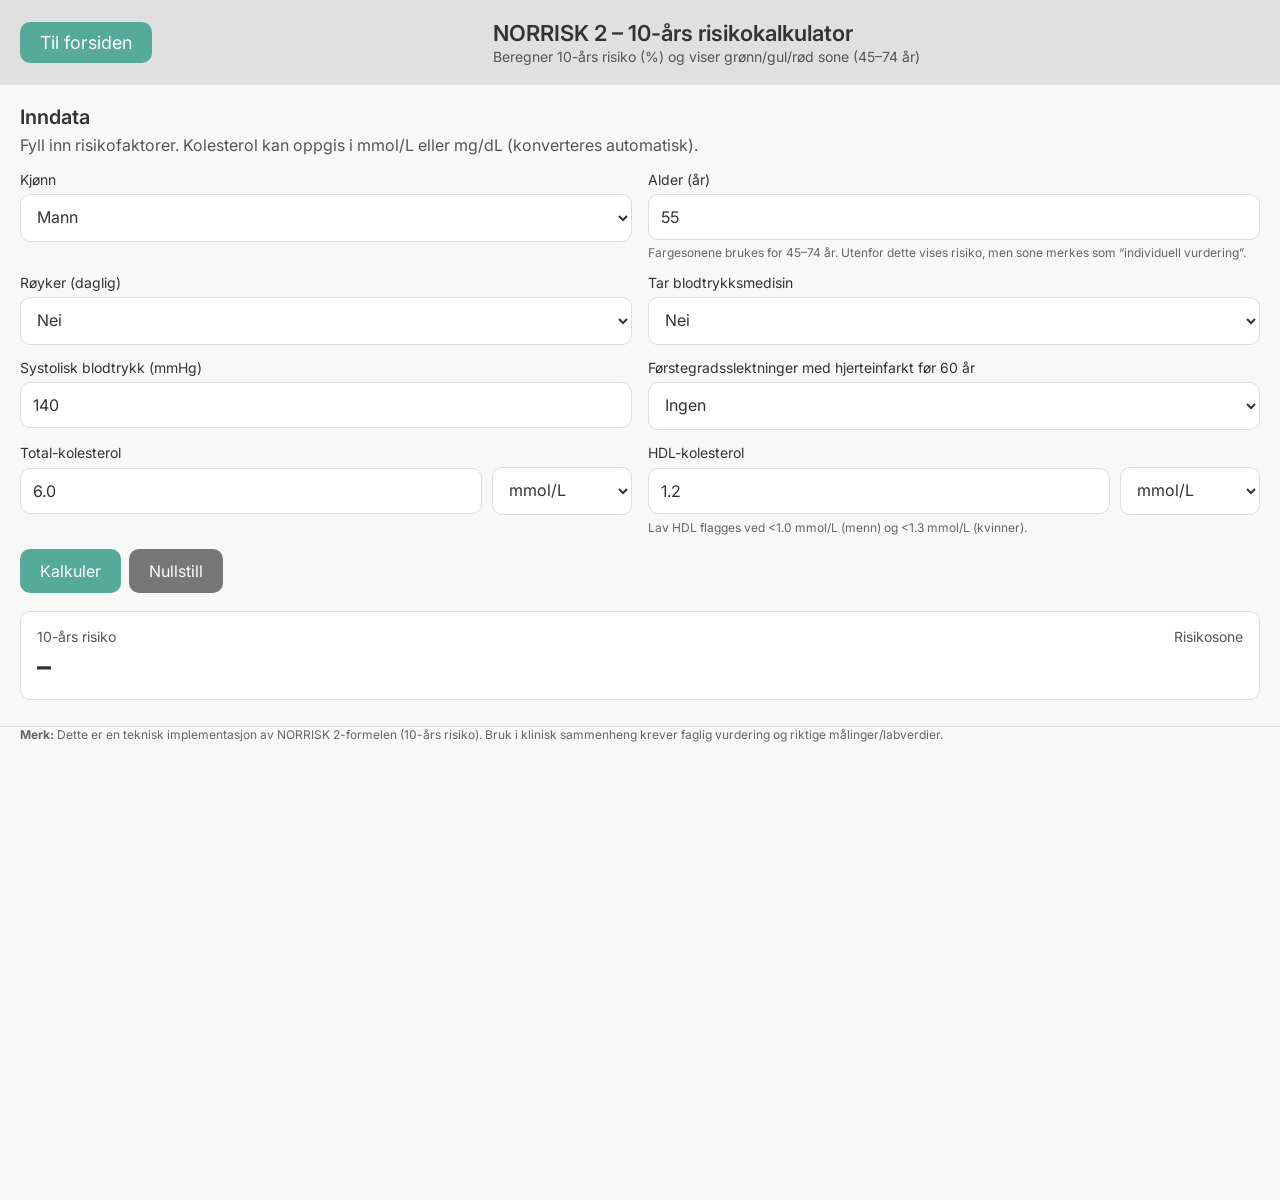
<file: norrisk2.html>
<!DOCTYPE html>
<html lang="no">
<head>
  <meta charset="UTF-8" />
  <meta name="viewport" content="width=device-width,initial-scale=1.0" />
  <title>NORRISK 2 – kalkulator</title>

  <!-- Match transcribe.html font stack -->
  <link href="https://fonts.googleapis.com/css2?family=Roboto:wght@300;400;500&family=Inter:wght@400;500;600;700;800&display=swap" rel="stylesheet" />

  <style>
    /* Base Styles (match transcribe.html) */
    html, body { margin: 0; padding: 0; }
    body {
      font-family: 'Inter', 'Roboto', sans-serif;
      font-weight: 400;
      background-color: #f8f8f8;
      color: #333;
    }
    input, select, textarea, button { font-family: inherit; font-weight: 400; }
    label { font-family: inherit; font-weight: 400; }

    /* ✅ FIX: Single-column layout so content starts at the left edge */
    .grid-container {
      display: grid;
      grid-template-columns: 1fr;
      grid-template-rows: auto;
      min-height: 1200px;
    }

    /* ✅ Hide sidebars completely (no reserved space) */
    .sidebar,
    .ad-sidebar { display: none !important; }

    .main-content {
      grid-column: 1 / 2;
      grid-row: 1 / 2;
      display: flex;
      flex-direction: column;
      overflow-y: auto;
      padding: 0;
    }

    /* Top Bar (match transcribe.html) */
    .top-bar {
      background-color: #e0e0e0;
      padding: 20px;
      margin-bottom: 20px;
      display: flex;
      align-items: center;
      justify-content: space-between;
      gap: 12px;
      flex-wrap: wrap;
    }
    .top-bar h1 {
      margin: 0;
      font-size: 22px;
      font-weight: 600;
      color: #333;
    }
    .top-bar .subtle {
      font-size: 14px;
      opacity: 0.8;
    }
    .top-bar button {
      font-size: 18px;
      padding: 10px 20px;
      margin: 0;
    }

    /* Button Styles (match transcribe.html) */
    button {
      background-color: #5a9;
      color: #fff;
      border: none;
      border-radius: 10px;
      padding: 12px 20px;
      font-size: 16px;
      cursor: pointer;
      transition: background-color 0.3s, transform 0.1s;
      margin: 10px;
    }
    button:hover { background-color: #489; }
    button:active { transform: scale(0.98); }
    button:disabled {
      background-color: #ccc;
      color: #666;
      cursor: not-allowed;
      opacity: 0.6;
      transition: none;
      transform: none;
    }
    .btn-secondary { background-color: #777; }
    .btn-secondary:hover { background-color: #666; }

    /* Content area */
    .calc-area {
      border-bottom: 1px solid #ddd;
      padding: 0 20px 20px 20px;
    }
    .calc-area h2 {
      margin: 0 0 6px 0;
      font-size: 20px;
      font-weight: 600;
    }
    .calc-area p {
      margin: 0 0 14px 0;
      color: #555;
      line-height: 1.35;
    }

    /* Form styles */
    .form-grid {
      display: grid;
      grid-template-columns: 1fr 1fr;
      gap: 14px 16px;
    }
    @media (max-width: 900px) {
      .form-grid { grid-template-columns: 1fr; }
    }
    .field label {
      display: block;
      margin-bottom: 6px;
      font-size: 14px;
      color: #333;
    }
    .control, .control-row select, .control-row input {
      width: 100%;
      padding: 12px;
      border: 1px solid #ddd;
      border-radius: 10px;
      font-size: 16px;
      box-sizing: border-box;
      background: #fff;
      color: #333;
    }
    .control-row {
      display: grid;
      grid-template-columns: 1fr 140px;
      gap: 10px;
      align-items: center;
    }
    .hint {
      margin-top: 6px;
      font-size: 12px;
      color: #666;
      line-height: 1.2;
    }

    /* Result box */
    .result-box {
      margin: 18px 0 6px 0;
      padding: 16px;
      border: 1px solid #ddd;
      border-radius: 10px;
      background: #fff;
    }
    .result-row {
      display: flex;
      align-items: baseline;
      justify-content: space-between;
      gap: 10px;
      flex-wrap: wrap;
    }
    .result-value {
      font-size: 28px;
      font-weight: 700;
      letter-spacing: -0.2px;
    }
    .zone-pill {
      display: inline-block;
      padding: 6px 12px;
      border-radius: 999px;
      font-size: 13px;
      font-weight: 600;
      color: #fff;
      white-space: nowrap;
    }
    .zone-green { background: #2e7d32; }
    .zone-yellow { background: #f9a825; color: #111; }
    .zone-red { background: #c62828; }

    .warn {
      margin-top: 10px;
      padding: 10px 12px;
      border-radius: 10px;
      background: #fff7e6;
      border: 1px solid #ffe0a3;
      color: #6b4b00;
      font-size: 13px;
      line-height: 1.25;
    }
    .note {
      padding: 0 20px 20px 20px;
      color: #666;
      font-size: 12px;
      line-height: 1.35;
    }

    /* Small utility row for buttons */
    .btn-row {
      display: flex;
      gap: 8px;
      flex-wrap: wrap;
      align-items: center;
      margin-top: 8px;
    }
    .btn-row button { margin: 0; }
  </style>
</head>

<body>
  <div class="grid-container">
    <!-- Sidebars kept in DOM but hidden by CSS (no space reserved) -->
    <aside class="sidebar"></aside>

    <main class="main-content">
      <div class="top-bar">
        <button id="backToHomeButton" type="button" title="Til forsiden">Til forsiden</button>
        <div style="display:flex; flex-direction:column; gap:2px;">
          <h1>NORRISK 2 – 10-års risikokalkulator</h1>
          <div class="subtle">Beregner 10-års risiko (%) og viser grønn/gul/rød sone (45–74 år)</div>
        </div>
        <div></div>
      </div>

      <div class="calc-area">
        <h2>Inndata</h2>
        <p>Fyll inn risikofaktorer. Kolesterol kan oppgis i mmol/L eller mg/dL (konverteres automatisk).</p>

        <form id="norriskForm" novalidate>
          <div class="form-grid">
            <div class="field">
              <label for="sex">Kjønn</label>
              <select id="sex" class="control">
                <option value="male">Mann</option>
                <option value="female">Kvinne</option>
              </select>
            </div>

            <div class="field">
              <label for="age">Alder (år)</label>
              <input id="age" class="control" type="number" inputmode="numeric" min="30" max="90" step="1" value="55" />
              <div class="hint">Fargesonene brukes for 45–74 år. Utenfor dette vises risiko, men sone merkes som “individuell vurdering”.</div>
            </div>

            <div class="field">
              <label for="smoker">Røyker (daglig)</label>
              <select id="smoker" class="control">
                <option value="no" selected>Nei</option>
                <option value="yes">Ja</option>
              </select>
            </div>

            <div class="field">
              <label for="bpmed">Tar blodtrykksmedisin</label>
              <select id="bpmed" class="control">
                <option value="no" selected>Nei</option>
                <option value="yes">Ja</option>
              </select>
            </div>

            <div class="field">
              <label for="sbp">Systolisk blodtrykk (mmHg)</label>
              <input id="sbp" class="control" type="number" inputmode="decimal" min="70" max="260" step="1" value="140" />
            </div>

            <div class="field">
              <label for="family">Førstegradsslektninger med hjerteinfarkt før 60 år</label>
              <select id="family" class="control">
                <option value="0" selected>Ingen</option>
                <option value="1">1 slektning</option>
                <option value="2">2 eller flere</option>
              </select>
            </div>

            <div class="field">
              <label>Total-kolesterol</label>
              <div class="control-row">
                <input id="tc" class="control" type="number" inputmode="decimal" min="1" max="25" step="0.1" value="6.0" />
                <select id="tcUnit" class="control">
                  <option value="mmol" selected>mmol/L</option>
                  <option value="mgdl">mg/dL</option>
                </select>
              </div>
            </div>

            <div class="field">
              <label>HDL-kolesterol</label>
              <div class="control-row">
                <input id="hdl" class="control" type="number" inputmode="decimal" min="0.1" max="15" step="0.1" value="1.2" />
                <select id="hdlUnit" class="control">
                  <option value="mmol" selected>mmol/L</option>
                  <option value="mgdl">mg/dL</option>
                </select>
              </div>
              <div class="hint">Lav HDL flagges ved &lt;1.0 mmol/L (menn) og &lt;1.3 mmol/L (kvinner).</div>
            </div>
          </div>

          <div class="btn-row" style="margin-top:14px;">
            <button id="calcBtn" type="submit">Kalkuler</button>
            <button id="resetBtn" type="button" class="btn-secondary">Nullstill</button>
          </div>
        </form>

        <div class="result-box" aria-live="polite" aria-atomic="true">
          <div class="result-row">
            <div>
              <div style="font-size:14px; color:#555; margin-bottom:4px;">10-års risiko</div>
              <div id="riskValue" class="result-value">–</div>
            </div>
            <div style="text-align:right;">
              <div style="font-size:14px; color:#555; margin-bottom:6px;">Risikosone</div>
              <div id="zonePill" class="zone-pill zone-green" style="display:none;">–</div>
              <div id="zoneText" style="font-size:13px; color:#555; margin-top:8px;"></div>
            </div>
          </div>

          <div id="ageWarn" class="warn" style="display:none;"></div>
        </div>
      </div>

      <div class="note">
        <strong>Merk:</strong> Dette er en teknisk implementasjon av NORRISK 2-formelen (10-års risiko). Bruk i klinisk sammenheng krever faglig vurdering og riktige målinger/labverdier.
      </div>
    </main>

    <aside class="ad-sidebar"></aside>
  </div>

  <script>
    // Keep the height behavior from transcribe.html
    function setGridHeight() {
      const grid = document.querySelector(".grid-container");
      if (!grid) return;
      const height = window.visualViewport ? window.visualViewport.height : window.innerHeight;
      grid.style.height = height + "px";
    }
    window.addEventListener("load", function () {
      setGridHeight();
      let interval = setInterval(setGridHeight, 200);
      setTimeout(() => clearInterval(interval), 2000);
    });
    window.addEventListener("resize", setGridHeight);

    // Back button (adjust path if you use a different structure)
    document.getElementById("backToHomeButton").addEventListener("click", () => {
      const loc = window.location;
      const newPath = loc.pathname.replace(/\/[^\/]*$/, "/index.html");
      window.location.href = loc.origin + newPath + loc.search + loc.hash;
    });

    // ===== NORRISK 2 calculator =====
    const $ = (id) => document.getElementById(id);

    function toNumber(v) {
      if (v === null || v === undefined) return NaN;
      const s = String(v).trim().replace(",", ".");
      const n = Number(s);
      return Number.isFinite(n) ? n : NaN;
    }

    // Cholesterol conversion: mg/dL -> mmol/L for cholesterol fractions
    // 1 mg/dL = 0.02586 mmol/L
    function cholToMmol(value, unit) {
      if (!Number.isFinite(value)) return NaN;
      if (unit === "mgdl") return value * 0.02586;
      return value;
    }

    function formatPercentNo(x) {
      return x.toFixed(1).replace(".", ",") + " %";
    }

    function classifyZone(age, riskPercent) {
      if (!Number.isFinite(age) || !Number.isFinite(riskPercent)) {
        return { zone: null, label: "–", detail: "", thresholdsText: "" };
      }

      if (age >= 45 && age <= 54) {
        if (riskPercent < 4.0) return { zone: "green", label: "Grønn", detail: "Lav risiko", thresholdsText: "45–54 år: <4 / 4–4,9 / ≥5" };
        if (riskPercent < 5.0) return { zone: "yellow", label: "Gul", detail: "Middels risiko", thresholdsText: "45–54 år: <4 / 4–4,9 / ≥5" };
        return { zone: "red", label: "Rød", detail: "Høy risiko", thresholdsText: "45–54 år: <4 / 4–4,9 / ≥5" };
      }

      if (age >= 55 && age <= 64) {
        if (riskPercent < 8.0) return { zone: "green", label: "Grønn", detail: "Lav risiko", thresholdsText: "55–64 år: <8 / 8–9,9 / ≥10" };
        if (riskPercent < 10.0) return { zone: "yellow", label: "Gul", detail: "Middels risiko", thresholdsText: "55–64 år: <8 / 8–9,9 / ≥10" };
        return { zone: "red", label: "Rød", detail: "Høy risiko", thresholdsText: "55–64 år: <8 / 8–9,9 / ≥10" };
      }

      if (age >= 65 && age <= 74) {
        if (riskPercent < 12.0) return { zone: "green", label: "Grønn", detail: "Lav risiko", thresholdsText: "65–74 år: <12 / 12–14,9 / ≥15" };
        if (riskPercent < 15.0) return { zone: "yellow", label: "Gul", detail: "Middels risiko", thresholdsText: "65–74 år: <12 / 12–14,9 / ≥15" };
        return { zone: "red", label: "Rød", detail: "Høy risiko", thresholdsText: "65–74 år: <12 / 12–14,9 / ≥15" };
      }

      return {
        zone: null,
        label: "Individuell vurdering",
        detail: "Fargesonene er definert for 45–74 år",
        thresholdsText: ""
      };
    }

    function computeNorrisk2({ sex, age, sbp, tcMmol, hdlMmol, smoker, bpmed, famCount }) {
      const A = age - 40;
      const S = (sbp - 120) / 10;
      const C = tcMmol - 4;

      const SMK = smoker ? 1 : 0;
      const BPmed = bpmed ? 1 : 0;

      const lowHDL = (sex === "female")
        ? (hdlMmol < 1.3 ? 1 : 0)
        : (hdlMmol < 1.0 ? 1 : 0);

      const familyCHD_1 = (famCount === 1) ? 1 : 0;
      const familyCHD_2 = (famCount >= 2) ? 1 : 0;

      let w;
      if (sex === "male") {
        w =
          0.11447 * A
          - 0.00043 * (A * A)
          + 0.22283 * S
          + 0.35625 * C
          + 0.91727 * SMK
          - 0.00896 * C * A
          - 0.00430 * S * A
          - 0.02051 * SMK * A
          + 0.27824 * BPmed
          + 0.33162 * lowHDL
          + 0.29986 * familyCHD_1
          + 0.59692 * familyCHD_2;
      } else {
        w =
          0.13037 * A
          - 0.00066 * (A * A)
          + 0.25241 * S
          + 0.07235 * C
          + 1.26781 * SMK
          - 0.00500 * S * A
          - 0.02456 * SMK * A
          + 0.19200 * BPmed
          + 0.32377 * lowHDL
          + 0.25361 * familyCHD_1
          + 0.54909 * familyCHD_2;
      }

      const hr = Math.exp(w);
      const lambda10 = (sex === "male") ? 0.00526 : 0.00232;
      const risk = 1 - Math.exp(-hr * lambda10);

      return risk * 100;
    }

    function validateInputs(vals) {
      const issues = [];

      if (!Number.isFinite(vals.age)) issues.push("Alder må være et tall.");
      if (!Number.isFinite(vals.sbp)) issues.push("Systolisk blodtrykk må være et tall.");
      if (!Number.isFinite(vals.tcMmol)) issues.push("Total-kolesterol må være et tall.");
      if (!Number.isFinite(vals.hdlMmol)) issues.push("HDL-kolesterol må være et tall.");

      if (Number.isFinite(vals.age) && (vals.age < 30 || vals.age > 90)) issues.push("Alder virker utenfor forventet område (30–90).");
      if (Number.isFinite(vals.sbp) && (vals.sbp < 80 || vals.sbp > 250)) issues.push("Systolisk blodtrykk virker utenfor forventet område (80–250).");
      if (Number.isFinite(vals.tcMmol) && (vals.tcMmol < 2 || vals.tcMmol > 15)) issues.push("Total-kolesterol virker utenfor forventet område (2–15 mmol/L).");
      if (Number.isFinite(vals.hdlMmol) && (vals.hdlMmol < 0.4 || vals.hdlMmol > 4)) issues.push("HDL virker utenfor forventet område (0,4–4,0 mmol/L).");

      return issues;
    }

    function readForm() {
      const sex = $("sex").value === "female" ? "female" : "male";

      const age = toNumber($("age").value);
      const sbp = toNumber($("sbp").value);

      const tcRaw = toNumber($("tc").value);
      const tcUnit = $("tcUnit").value;
      const tcMmol = cholToMmol(tcRaw, tcUnit);

      const hdlRaw = toNumber($("hdl").value);
      const hdlUnit = $("hdlUnit").value;
      const hdlMmol = cholToMmol(hdlRaw, hdlUnit);

      const smoker = $("smoker").value === "yes";
      const bpmed = $("bpmed").value === "yes";
      const famCount = Number($("family").value) || 0;

      return { sex, age, sbp, tcMmol, hdlMmol, smoker, bpmed, famCount };
    }

    function renderResult({ riskPercent, zoneInfo, issues }) {
      const riskValue = $("riskValue");
      const zonePill = $("zonePill");
      const zoneText = $("zoneText");
      const ageWarn = $("ageWarn");

      if (!Number.isFinite(riskPercent)) {
        riskValue.textContent = "–";
        zonePill.style.display = "none";
        zoneText.textContent = "";
      } else {
        riskValue.textContent = formatPercentNo(riskPercent);

        if (zoneInfo.zone) {
          zonePill.style.display = "inline-block";
          zonePill.classList.remove("zone-green", "zone-yellow", "zone-red");
          zonePill.classList.add(zoneInfo.zone === "green" ? "zone-green" : zoneInfo.zone === "yellow" ? "zone-yellow" : "zone-red");
          zonePill.textContent = zoneInfo.label;
          zoneText.textContent = zoneInfo.detail + (zoneInfo.thresholdsText ? " • " + zoneInfo.thresholdsText : "");
        } else {
          zonePill.style.display = "none";
          zoneText.textContent = zoneInfo.label ? zoneInfo.label + (zoneInfo.detail ? " • " + zoneInfo.detail : "") : "";
        }
      }

      if (issues && issues.length) {
        ageWarn.style.display = "block";
        ageWarn.innerHTML = "<s
</file>
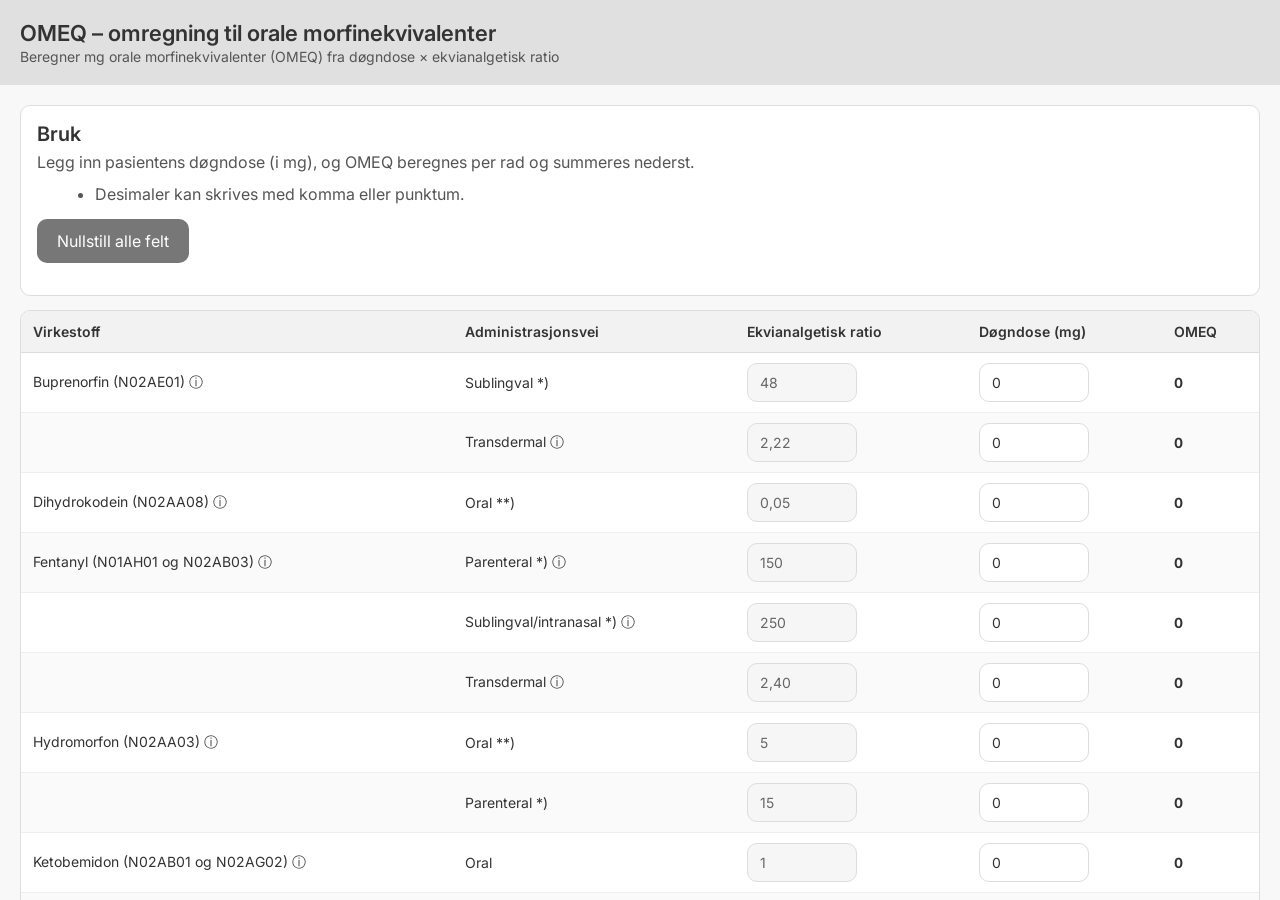
<file: omeq.html>
<!DOCTYPE html>
<html lang="no">
<head>
  <meta charset="UTF-8" />
  <meta name="viewport" content="width=device-width,initial-scale=1.0" />
  <title>OMEQ – omregning til orale morfinekvivalenter</title>

  <!-- Match transcribe.html font stack -->
  <link href="https://fonts.googleapis.com/css2?family=Roboto:wght@300;400;500&family=Inter:wght@400;500;600;700;800&display=swap" rel="stylesheet" />

  <style>
    html, body { margin: 0; padding: 0; }
    body {
      font-family: 'Inter', 'Roboto', sans-serif;
      font-weight: 400;
      background-color: #f8f8f8;
      color: #333;
    }
    input, select, textarea, button { font-family: inherit; font-weight: 400; }

    /* Single-column layout (flush left) */
    .grid-container {
      display: grid;
      grid-template-columns: 1fr;
      grid-template-rows: auto;
      min-height: 100vh;
    }
    .main-content {
      grid-column: 1 / 2;
      grid-row: 1 / 2;
      display: flex;
      flex-direction: column;
      overflow-y: auto;
      padding: 0;
    }

    /* Top Bar (transcribe-like) */
    .top-bar {
      background-color: #e0e0e0;
      padding: 20px;
      margin-bottom: 20px;
      display: flex;
      align-items: center;
      justify-content: space-between;
      gap: 12px;
      flex-wrap: wrap;
    }
    .top-bar h1 {
      margin: 0;
      font-size: 22px;
      font-weight: 600;
      color: #333;
    }
    .top-bar .subtle {
      font-size: 14px;
      opacity: 0.8;
    }

    /* Buttons (transcribe-like) */
    button {
      background-color: #5a9;
      color: #fff;
      border: none;
      border-radius: 10px;
      padding: 12px 20px;
      font-size: 16px;
      cursor: pointer;
      transition: background-color 0.3s, transform 0.1s;
      margin: 10px;
    }
    button:hover { background-color: #489; }
    button:active { transform: scale(0.98); }
    button:disabled {
      background-color: #ccc;
      color: #666;
      cursor: not-allowed;
      opacity: 0.6;
      transition: none;
      transform: none;
    }
    .btn-secondary { background-color: #777; }
    .btn-secondary:hover { background-color: #666; }

    .content {
      padding: 0 20px 20px 20px;
    }

    .card {
      background: #fff;
      border: 1px solid #ddd;
      border-radius: 10px;
      padding: 16px;
    }

    .intro h2 {
      margin: 0 0 6px 0;
      font-size: 20px;
      font-weight: 600;
    }
    .intro p {
      margin: 0 0 10px 0;
      color: #555;
      line-height: 1.35;
    }
    .intro ul {
      margin: 10px 0 0 18px;
      color: #555;
      line-height: 1.35;
    }

    .toolbar {
      display: flex;
      gap: 10px;
      flex-wrap: wrap;
      margin: 14px 0 16px 0;
    }
    .toolbar button { margin: 0; }

    /* Table */
    .table-wrap {
      overflow-x: auto;
      border-radius: 10px;
      border: 1px solid #ddd;
      background: #fff;
    }
    table {
      border-collapse: collapse;
      width: 100%;
      min-width: 980px;
    }
    thead th {
      position: sticky;
      top: 0;
      background: #f2f2f2;
      border-bottom: 1px solid #ddd;
      font-weight: 600;
      text-align: left;
      padding: 12px;
      font-size: 14px;
      z-index: 1;
    }
    tbody td {
      border-top: 1px solid #eee;
      padding: 10px 12px;
      vertical-align: middle;
      font-size: 14px;
      color: #333;
    }
    tbody tr:nth-child(even) td { background: #fafafa; }

    .ratio-input, .dose-input {
      width: 110px;
      padding: 10px 12px;
      border: 1px solid #ddd;
      border-radius: 10px;
      font-size: 14px;
      box-sizing: border-box;
      background: #fff;
      color: #333;
    }
    .ratio-input[disabled] {
      background: #f6f6f6;
      color: #666;
      cursor: not-allowed;
    }
    .omeq {
      font-weight: 700;
      font-variant-numeric: tabular-nums;
      white-space: nowrap;
    }

    .totals {
      margin-top: 12px;
      display: flex;
      align-items: baseline;
      gap: 10px;
      flex-wrap: wrap;
    }
    .totals .label { color: #555; font-size: 14px; }
    .totals .value { font-size: 26px; font-weight: 800; letter-spacing: -0.2px; }

    .note {
      margin-top: 14px;
      color: #666;
      font-size: 12px;
      line-height: 1.35;
    }
  </style>
</head>

<body>
  <div class="grid-container">
    <main class="main-content">
      <div class="top-bar">
          <div style="display:flex; flex-direction:column; gap:2px;">
          <h1>OMEQ – omregning til orale morfinekvivalenter</h1>
          <div class="subtle">Beregner mg orale morfinekvivalenter (OMEQ) fra døgndose × ekvianalgetisk ratio</div>
        </div>
        <div></div>
      </div>

      <div class="content">
        <div class="card intro">
          <h2>Bruk</h2>
          <p>Legg inn pasientens døgndose (i mg), og OMEQ beregnes per rad og summeres nederst.</p>
          <ul>
            <li>Desimaler kan skrives med komma eller punktum.</li>
            </ul>

          <div class="toolbar">
            <button type="button" class="btn-secondary" onclick="eraseInputs()">Nullstill alle felt</button>
          </div>
        </div>

        <input type="text" id="totalResults" value="24" hidden />

        <div class="table-wrap" style="margin-top:14px;">
          <table aria-label="Omregningstabell til OMEQ">
            <thead>
              <tr>
                <th>Virkestoff</th>
                <th>Administrasjonsvei</th>
                <th>Ekvianalgetisk ratio</th>
                <th>Døgndose (mg)</th>
                <th>OMEQ</th>
              </tr>
            </thead>
            <tbody>
              <tr>
                <td title="Buprefarm/Bugnanto/Norspan depotplaster, Temgesic sublingvaltabl.">Buprenorfin (N02AE01) ⓘ</td>
                <td>Sublingval *)</td>
                <td><input class="ratio-input" type="text" id="1a" value="48" disabled aria-label="Ekvianalgetisk ratio: Buprenorfin Sublingval" /></td>
                <td><input class="dose-input" type="text" id="1b" value="0" aria-label="Døgndose: Buprenorfin Sublingval" /></td>
                <td class="omeq"><span id="result1">0</span></td>
              </tr>
              <tr>
                <td title="Buprefarm/Bugnanto/Norspan depotplaster, Temgesic sublingvaltabl."></td>
                <td title="Ingen utregning nødvendig. Skal styrken 10 mcg/time benyttes, legg inn 10.">Transdermal ⓘ</td>
                <td><input class="ratio-input" type="text" id="2a" value="2,22" disabled aria-label="Ekvianalgetisk ratio: Buprenorfin Transdermal" /></td>
                <td><input class="dose-input" type="text" id="2b" value="0" aria-label="Døgndose: Buprenorfin Transdermal" /></td>
                <td class="omeq"><span id="result2">0</span></td>
              </tr>
              <tr>
                <td title="DHC depottabletter">Dihydrokodein (N02AA08) ⓘ</td>
                <td>Oral **)</td>
                <td><input class="ratio-input" type="text" id="3a" value="0,05" disabled aria-label="Ekvianalgetisk ratio: Dihydrokodein Oral" /></td>
                <td><input class="dose-input" type="text" id="3b" value="0" aria-label="Døgndose: Dihydrokodein Oral" /></td>
                <td class="omeq"><span id="result3">0</span></td>
              </tr>
              <tr>
                <td title="Fentanyl/Leptanal inj., Abstral sublingvaltabl., Instanyl nesespray, Durogesic/Fentanyl depotplaster">Fentanyl (N01AH01 og N02AB03) ⓘ</td>
                <td title="100 mcg = 0,1 mg. Er døgndosen 50 mcg, legg inn 0,05.">Parenteral *) ⓘ</td>
                <td><input class="ratio-input" type="text" id="4a" value="150" disabled aria-label="Ekvianalgetisk ratio: Fentanyl Parenteral" /></td>
                <td><input class="dose-input" type="text" id="4b" value="0" aria-label="Døgndose: Fentanyl Parenteral" /></td>
                <td class="omeq"><span id="result4">0</span></td>
              </tr>
              <tr>
                <td title="Fentanyl/Leptanal inj., Abstral sublingvaltabl., Instanyl nesespray, Durogesic/Fentanyl depotplaster"></td>
                <td title="100 mcg = 0,1 mg. Er døgndosen 200 mcg, legg inn 0,2.">Sublingval/intranasal *) ⓘ</td>
                <td><input class="ratio-input" type="text" id="5a" value="250" disabled aria-label="Ekvianalgetisk ratio: Fentanyl Sublingval/intranasal" /></td>
                <td><input class="dose-input" type="text" id="5b" value="0" aria-label="Døgndose: Fentanyl Sublingval/intranasal" /></td>
                <td class="omeq"><span id="result5">0</span></td>
              </tr>
              <tr>
                <td title="Fentanyl/Leptanal inj., Abstral sublingvaltabl., Instanyl nesespray, Durogesic/Fentanyl depotplaster"></td>
                <td title="Ingen utregning nødvendig. Skal styrken 25 mcg/time benyttes, legg inn 25.">Transdermal ⓘ</td>
                <td><input class="ratio-input" type="text" id="6a" value="2,40" disabled aria-label="Ekvianalgetisk ratio: Fentanyl Transdermal" /></td>
                <td><input class="dose-input" type="text" id="6b" value="0" aria-label="Døgndose: Fentanyl Transdermal" /></td>
                <td class="omeq"><span id="result6">0</span></td>
              </tr>
              <tr>
                <td title="Palladone SR depotkapsel, Hydofon/Hydromorfonhydroklorid/Palladon inj./inf.">Hydromorfon (N02AA03) ⓘ</td>
                <td>Oral **)</td>
                <td><input class="ratio-input" type="text" id="7a" value="5" disabled aria-label="Ekvianalgetisk ratio: Hydromorfon Oral" /></td>
                <td><input class="dose-input" type="text" id="7b" value="0" aria-label="Døgndose: Hydromorfon Oral" /></td>
                <td class="omeq"><span id="result7">0</span></td>
              </tr>
              <tr>
                <td title="Palladone SR depotkapsel, Hydofon/Hydromorfonhydroklorid/Palladon inj./inf."></td>
                <td>Parenteral *)</td>
                <td><input class="ratio-input" type="text" id="8a" value="15" disabled aria-label="Ekvianalgetisk ratio: Hydromorfon Parenteral" /></td>
                <td><input class="dose-input" type="text" id="8b" value="0" aria-label="Døgndose: Hydromorfon Parenteral" /></td>
                <td class="omeq"><span id="result8">0</span></td>
              </tr>
              <tr>
                <td title="Ketorax tabletter, Ketorax / Ketobemidon SA inj., Ketogan stikkpiller">Ketobemidon (N02AB01 og N02AG02) ⓘ</td>
                <td>Oral</td>
                <td><input class="ratio-input" type="text" id="9a" value="1" disabled aria-label="Ekvianalgetisk ratio: Ketobemidon Oral" /></td>
                <td><input class="dose-input" type="text" id="9b" value="0" aria-label="Døgndose: Ketobemidon Oral" /></td>
                <td class="omeq"><span id="result9">0</span></td>
              </tr>
              <tr>
                <td title="Ketorax tabletter, Ketorax / Ketobemidon SA inj., Ketogan stikkpiller"></td>
                <td>Parenteral *)</td>
                <td><input class="ratio-input" type="text" id="10a" value="3" disabled aria-label="Ekvianalgetisk ratio: Ketobemidon Parenteral" /></td>
                <td><input class="dose-input" type="text" id="10b" value="0" aria-label="Døgndose: Ketobemidon Parenteral" /></td>
                <td class="omeq"><span id="result10">0</span></td>
              </tr>
              <tr>
                <td title="Ketorax tabletter, Ketorax / Ketobemidon SA inj., Ketogan stikkpiller"></td>
                <td title="Vær oppmerksom på at det er døgndosen i mg av virkestoffet ketobemidon som må legges inn.">Rektal **) ⓘ</td>
                <td><input class="ratio-input" type="text" id="11a" value="0,30" disabled aria-label="Ekvianalgetisk ratio: Ketobemidon Rektal" /></td>
                <td><input class="dose-input" type="text" id="11b" value="0" aria-label="Døgndose: Ketobemidon Rektal" /></td>
                <td class="omeq"><span id="result11">0</span></td>
              </tr>
              <tr>
                <td title="Altermol / Kodein / Paralgin Forte / Pinex Forte tabletter, Pinex Forte brusetabletter, Paralgin Forte / Paralgin Major / Pinex Forte stikkpiller">Kodein (N02AJ06 og R05DA04) ⓘ</td>
                <td title="Vær oppmerksom på at det er døgndosen i mg av virkestoffet kodein som må legges inn.">Oral/rektal ⓘ</td>
                <td><input class="ratio-input" type="text" id="12a" value="0,10" disabled aria-label="Ekvianalgetisk ratio: Kodein Oral/rektal" /></td>
                <td><input class="dose-input" type="text" id="12b" value="0" aria-label="Døgndose: Kodein Oral/rektal" /></td>
                <td class="omeq"><span id="result12">0</span></td>
              </tr>
              <tr>
                <td title="Metadon Abcur tabletter, Metadon mikstur (dne/Martindale/Pharmadone), Metadon NAF inj.">Metadon (N07BC02) ⓘ</td>
                <td title="Vær oppmerksom på ulike styrker på miksturene. Legg inn døgndose i mg, ikke i ml.">Oral ⓘ</td>
                <td><input class="ratio-input" type="text" id="13a" value="6" disabled aria-label="Ekvianalgetisk ratio: Metadon Oral" /></td>
                <td><input class="dose-input" type="text" id="13b" value="0" aria-label="Døgndose: Metadon Oral" /></td>
                <td class="omeq"><span id="result13">0</span></td>
              </tr>
              <tr>
                <td title="Metadon Abcur tabletter, Metadon mikstur (dne/Martindale/Pharmadone), Metadon NAF inj."></td>
                <td>Parenteral *)</td>
                <td><input class="ratio-input" type="text" id="14a" value="6" disabled aria-label="Ekvianalgetisk ratio: Metadon Parenteral" /></td>
                <td><input class="dose-input" type="text" id="14b" value="0" aria-label="Døgndose: Metadon Parenteral" /></td>
                <td class="omeq"><span id="result14">0</span></td>
              </tr>
              <tr>
                <td title="Morfin tabletter, Dolcontin/Malfin depottabletter, Dolcontin depotgran. til mikstur, Morfin NAF / Morfin SA / Oramorph mikstur, Oramorph dråper, Morfin Abcur / Morfin Epidural, Morfin NAF, Morfin SA injekskjonsvæske, Morfin SA stikkpiller">Morfin (N02AA01) ⓘ</td>
                <td>Oral</td>
                <td><input class="ratio-input" type="text" id="15a" value="1" disabled aria-label="Ekvianalgetisk ratio: Morfin Oral" /></td>
                <td><input class="dose-input" type="text" id="15b" value="0" aria-label="Døgndose: Morfin Oral" /></td>
                <td class="omeq"><span id="result15">0</span></td>
              </tr>
              <tr>
                <td title="Morfin tabletter, Dolcontin/Malfin depottabletter, Dolcontin depotgran. til mikstur, Morfin NAF / Morfin SA / Oramorph mikstur, Oramorph dråper, Morfin Abcur / Morfin Epidural, Morfin NAF, Morfin SA injekskjonsvæske, Morfin SA stikkpiller"></td>
                <td>Parenteral *)</td>
                <td><input class="ratio-input" type="text" id="16a" value="3" disabled aria-label="Ekvianalgetisk ratio: Morfin Parenteral" /></td>
                <td><input class="dose-input" type="text" id="16b" value="0" aria-label="Døgndose: Morfin Parenteral" /></td>
                <td class="omeq"><span id="result16">0</span></td>
              </tr>
              <tr>
                <td title="Morfin tabletter, Dolcontin/Malfin depottabletter, Dolcontin depotgran. til mikstur, Morfin NAF / Morfin SA / Oramorph mikstur, Oramorph dråper, Morfin Abcur / Morfin Epidural, Morfin NAF, Morfin SA injekskjonsvæske, Morfin SA stikkpiller"></td>
                <td>Rektal</td>
                <td><input class="ratio-input" type="text" id="17a" value="0,94" disabled aria-label="Ekvianalgetisk ratio: Morfin Rektal" /></td>
                <td><input class="dose-input" type="text" id="17b" value="0" aria-label="Døgndose: Morfin Rektal" /></td>
                <td class="omeq"><span id="result17">0</span></td>
              </tr>
              <tr>
                <td title="Oxycodone/OxyNorm kapsler, Oxycodone/OxyContin/Reltebon/Tanonalla/Targiniq depottabletter, OxyNorm mikstur, OxyNorm inj./inf.">Oksykodon (N02AA05 og N02AA55) ⓘ</td>
                <td title="For Targiniq: Hvis styrken 10mg/5mg skal benyttes, legg inn 10. For Tanonalla/Targiniq: Vær oppmerksom på at det er døgndosen i mg av virkestoffet oksykodon som må legges inn.">Oral ⓘ</td>
                <td><input class="ratio-input" type="text" id="18a" value="1,50" disabled aria-label="Ekvianalgetisk ratio: Oksykodon Oral" /></td>
                <td><input class="dose-input" type="text" id="18b" value="0" aria-label="Døgndose: Oksykodon Oral" /></td>
                <td class="omeq"><span id="result18">0</span></td>
              </tr>
              <tr>
                <td title="Oxycodone/OxyNorm kapsler, Oxycodone/OxyContin/Reltebon/Tanonalla/Targiniq depottabletter, OxyNorm mikstur, OxyNorm inj./inf."></td>
                <td>Parenteral *)</td>
                <td><input class="ratio-input" type="text" id="19a" value="3" disabled aria-label="Ekvianalgetisk ratio: Oksykodon Parenteral" /></td>
                <td><input class="dose-input" type="text" id="19b" value="0" aria-label="Døgndose: Oksykodon Parenteral" /></td>
                <td class="omeq"><span id="result19">0</span></td>
              </tr>
              <tr>
                <td title="Dropizol dråper">Opium (morfin) (A07DA02) ⓘ</td>
                <td title="1 dråpe inneholder 0,5 mg morfin. Dvs. 10 dråper = 5 mg morfin.">Oral ⓘ</td>
                <td><input class="ratio-input" type="text" id="20a" value="1" disabled aria-label="Ekvianalgetisk ratio: Opium (morfin) Oral" /></td>
                <td><input class="dose-input" type="text" id="20b" value="0" aria-label="Døgndose: Opium (morfin) Oral" /></td>
                <td class="omeq"><span id="result20">0</span></td>
              </tr>
              <tr>
                <td title="Dolcontral stikkpiller, Petidin inj.">Petidin (N02AB02) ⓘ</td>
                <td>Parenteral *)</td>
                <td><input class="ratio-input" type="text" id="21a" value="0,30" disabled aria-label="Ekvianalgetisk ratio: Petidin Parenteral" /></td>
                <td><input class="dose-input" type="text" id="21b" value="0" aria-label="Døgndose: Petidin Parenteral" /></td>
                <td class="omeq"><span id="result21">0</span></td>
              </tr>
              <tr>
                <td title="Dolcontral stikkpiller, Petidin inj."></td>
                <td>Rektal **)</td>
                <td><input class="ratio-input" type="text" id="22a" value="0,10" disabled aria-label="Ekvianalgetisk ratio: Petidin Rektal" /></td>
                <td><input class="dose-input" type="text" id="22b" value="0" aria-label="Døgndose: Petidin Rektal" /></td>
                <td class="omeq"><span id="result22">0</span></td>
              </tr>
              <tr>
                <td title="Palexia tabletter, Palexia depot depottabletter, Palexia mikstur">Tapentadol (N02AX06) ⓘ</td>
                <td>Oral</td>
                <td><input class="ratio-input" type="text" id="23a" value="0,20" disabled aria-label="Ekvianalgetisk ratio: Tapentadol Oral" /></td>
                <td><input class="dose-input" type="text" id="23b" value="0" aria-label="Døgndose: Tapentadol Oral" /></td>
                <td class="omeq"><span id="result23">0</span></td>
              </tr>
              <tr>
                <td title="Tramadol/Paracetamol tabletter, Nobligan/Tramadol kapsler, Nobligan Retard / Tramagetic OD / Tramagetic Retard depottabletter">Tramadol (N02AX02) ⓘ</td>
                <td>Oral</td>
                <td><input class="ratio-input" type="text" id="24a" value="0,15" disabled aria-label="Ekvianalgetisk ratio: Tramadol Oral" /></td>
                <td><input class="dose-input" type="text" id="24b" value="0" aria-label="Døgndose: Tramadol Oral" /></td>
                <td class="omeq"><span id="result24">0</span></td>
              </tr>
            </tbody>
          </table>
        </div>

        <div class="totals">
          <div class="label"><strong>Totalsum:</strong></div>
          <div class="value"><span id="result">0</span></div>
          <div class="label">mg OMEQ</div>
        </div>

        
      </div>
    </main>
  </div>

  <script>
    // Keep "height behavior" similar to transcribe.html
    function setGridHeight() {
      const grid = document.querySelector(".grid-container");
      if (!grid) return;
      const height = window.visualViewport ? window.visualViewport.height : window.innerHeight;
      grid.style.height = height + "px";
    }
    window.addEventListener("load", function () {
      setGridHeight();
      let interval = setInterval(setGridHeight, 200);
      setTimeout(() => clearInterval(interval), 2000);
    });
    window.addEventListener("resize", setGridHeight);

    // Back button (adjust if you use a different home path)
    document.getElementById("backToHomeButton").addEventListener("click", () => {
      const loc = window.location;
      const newPath = loc.pathname.replace(/\/[^\/]*$/, "/index.html");
      window.location.href = loc.origin + newPath + loc.search + loc.hash;
    });

    // ===== OMEQ logic copied from provided script (same rounding + sum behavior) =====
    var totalElements = parseInt(document.getElementById('totalResults').value, 10);

    // Optional: prefill inputs from ?input=.../...
    (function prefillFromQuery() {
      try {
        const href = window.location.href;
        const idx = href.indexOf("?input=");
        if (idx === -1) return;
        const part = href.substring(idx + "?input=".length).split("&")[0];
        const vals = part.split("/");
        for (let i = 0; i < totalElements; i++) {
          const v = (vals[i] !== undefined && vals[i] !== null) ? vals[i] : "0";
          const el = document.getElementById(`${i + 1}b`);
          if (el) el.value = v;
        }
      } catch (_) {}
    })();

    document.addEventListener('input', function(e){
      for (var i = 0; i < totalElements; i++){
        if (e.target && e.target.id == `${i + 1}b`) {
          multiplyBy();
          sum();
          changeUrl();
          break;
        }
      }
    });

    window.addEventListener("load", function(){
      multiplyBy();
      sum();
      changeUrl();
    });

    function multiplyBy() {
      for (var i = 0; i < totalElements; i++) {
        num1 = document.getElementById(`${i + 1}a`).value.replace(/,/g, '.');
        num2 = document.getElementById(`${i + 1}b`).value.replace(/,/g, '.');
        let result = ((num1 * num2) % 1 < 0.1) ? (num1 * num2).toFixed(0) : (num1 * num2).toFixed(1);
        document.getElementById(`result${i + 1}`).innerHTML = !isNaN(result) ? result.replace(/\./g, ',') : '##';
      }
    }

    function sum() {
      my_input = [];
      for (var i = 0; i < totalElements; i++) {
        my_input.push(parseFloat(document.getElementById(`result${i + 1}`).innerHTML.replace(/,/g, '.')));
      }
      document.getElementById('result').innerHTML =
        my_input.reduce((a, b) => a + b, 0).toString().replace(/\./g, ',');
    }

    function changeUrl() {
      my_input = [];
      for (var i = 0; i < totalElements; i++) {
        const inputValue = document.getElementById(`${i + 1}b`).value;
        if (inputValue) my_input.push(inputValue);
        else my_input.push(0);
      }

      if (my_input.length > 0) {
        // Use current page as base (keeps same ?input=/... behavior)
        let base = window.location.href;
        // reset base by removing existing ?input=... if present
        const idx = base.indexOf("?input=");
        if (idx > -1) base = base.substring(0, idx);
        // also remove other query/hash
        base = base.split("?")[0].split("#")[0];

        const next = `${base}?input=${my_input.join('/')}`;
        try {
          window.history.pushState(null, null, next);
        } catch (_) {
          // ignore for file:// environments
        }
      }
    }

    function eraseInputs() {
      for (var i = 0; i < totalElements; i++) {
        document.getElementById(`${i + 1}b`).value = 0;
      }
      multiplyBy();
      sum();
      changeUrl();
    }
  </script>
</body>
</html>
</file>
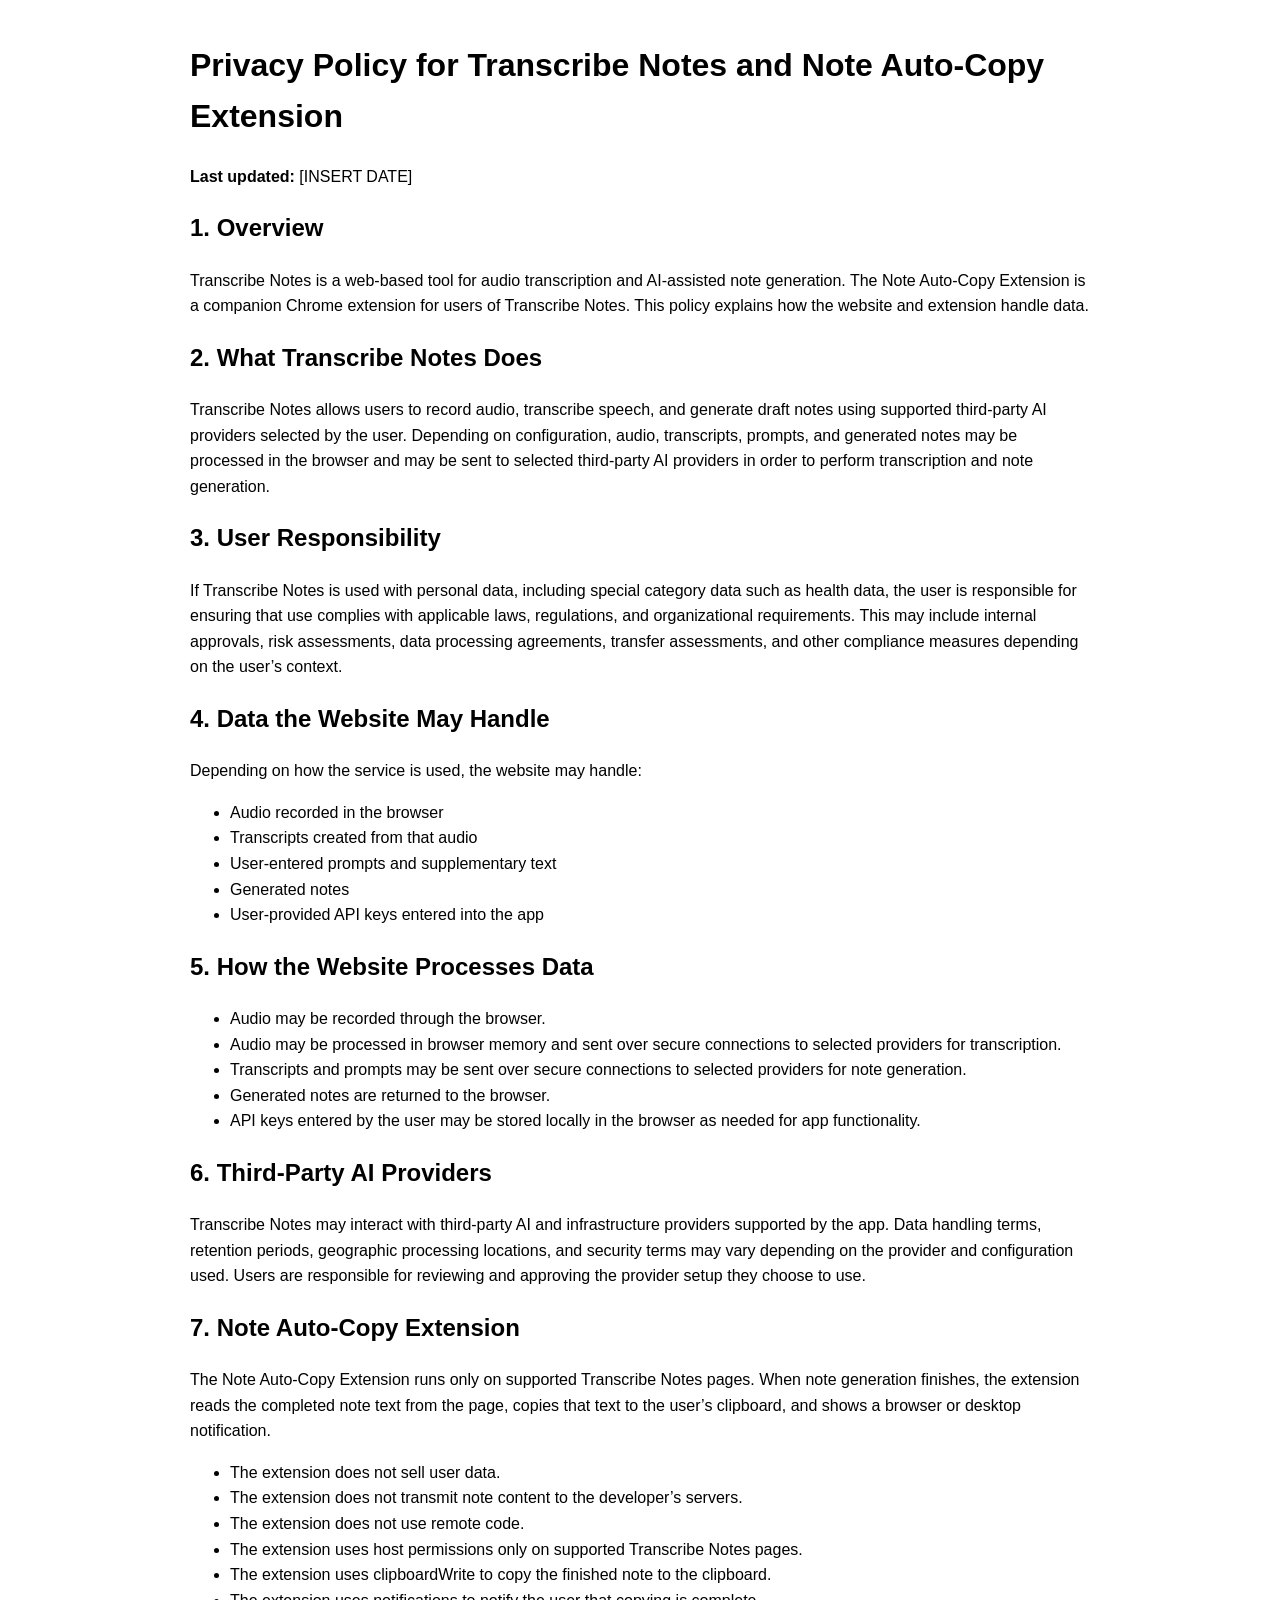
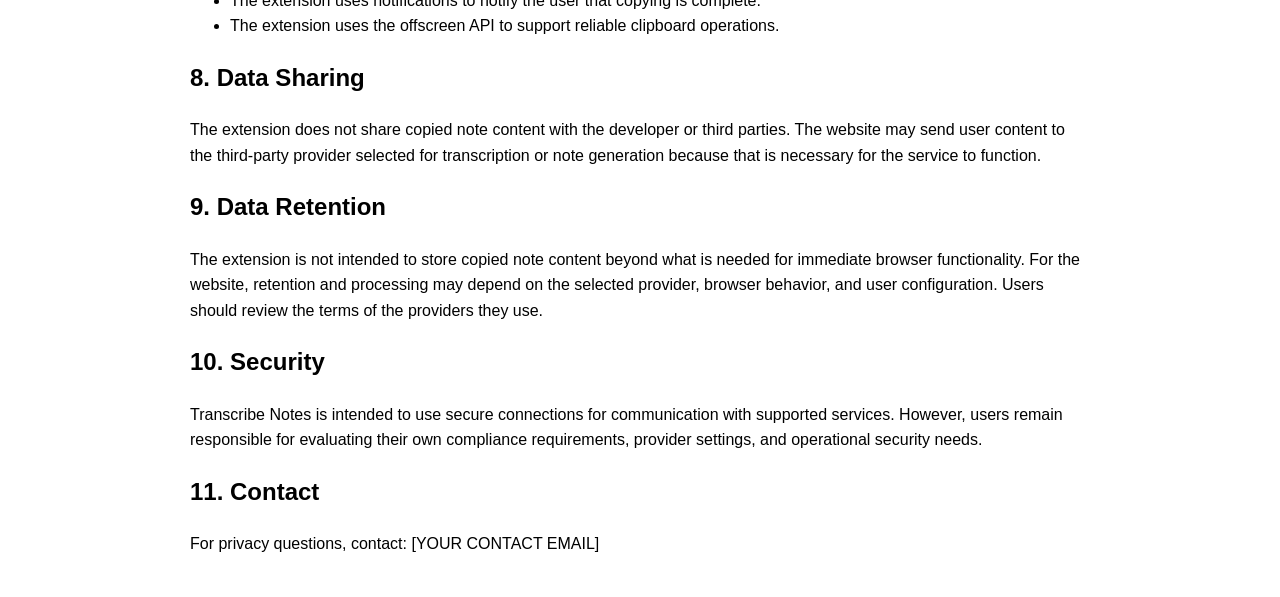
<file: privacy.html>
<!DOCTYPE html>
<html lang="en">
<head>
  <meta charset="utf-8" />
  <meta name="viewport" content="width=device-width, initial-scale=1" />
  <title>Privacy Policy - Transcribe Notes</title>
</head>
<body>
  <main style="max-width: 900px; margin: 40px auto; padding: 0 20px; font-family: Arial, sans-serif; line-height: 1.6;">
    <h1>Privacy Policy for Transcribe Notes and Note Auto-Copy Extension</h1>
    <p><strong>Last updated:</strong> [INSERT DATE]</p>

    <h2>1. Overview</h2>
    <p>
      Transcribe Notes is a web-based tool for audio transcription and AI-assisted note generation.
      The Note Auto-Copy Extension is a companion Chrome extension for users of Transcribe Notes.
      This policy explains how the website and extension handle data.
    </p>

    <h2>2. What Transcribe Notes Does</h2>
    <p>
      Transcribe Notes allows users to record audio, transcribe speech, and generate draft notes using
      supported third-party AI providers selected by the user. Depending on configuration, audio,
      transcripts, prompts, and generated notes may be processed in the browser and may be sent to
      selected third-party AI providers in order to perform transcription and note generation.
    </p>

    <h2>3. User Responsibility</h2>
    <p>
      If Transcribe Notes is used with personal data, including special category data such as health data,
      the user is responsible for ensuring that use complies with applicable laws, regulations, and
      organizational requirements. This may include internal approvals, risk assessments, data processing
      agreements, transfer assessments, and other compliance measures depending on the user’s context.
    </p>

    <h2>4. Data the Website May Handle</h2>
    <p>Depending on how the service is used, the website may handle:</p>
    <ul>
      <li>Audio recorded in the browser</li>
      <li>Transcripts created from that audio</li>
      <li>User-entered prompts and supplementary text</li>
      <li>Generated notes</li>
      <li>User-provided API keys entered into the app</li>
    </ul>

    <h2>5. How the Website Processes Data</h2>
    <ul>
      <li>Audio may be recorded through the browser.</li>
      <li>Audio may be processed in browser memory and sent over secure connections to selected providers for transcription.</li>
      <li>Transcripts and prompts may be sent over secure connections to selected providers for note generation.</li>
      <li>Generated notes are returned to the browser.</li>
      <li>API keys entered by the user may be stored locally in the browser as needed for app functionality.</li>
    </ul>

    <h2>6. Third-Party AI Providers</h2>
    <p>
      Transcribe Notes may interact with third-party AI and infrastructure providers supported by the app.
      Data handling terms, retention periods, geographic processing locations, and security terms may vary
      depending on the provider and configuration used. Users are responsible for reviewing and approving
      the provider setup they choose to use.
    </p>

    <h2>7. Note Auto-Copy Extension</h2>
    <p>
      The Note Auto-Copy Extension runs only on supported Transcribe Notes pages. When note generation
      finishes, the extension reads the completed note text from the page, copies that text to the user’s
      clipboard, and shows a browser or desktop notification.
    </p>
    <ul>
      <li>The extension does not sell user data.</li>
      <li>The extension does not transmit note content to the developer’s servers.</li>
      <li>The extension does not use remote code.</li>
      <li>The extension uses host permissions only on supported Transcribe Notes pages.</li>
      <li>The extension uses clipboardWrite to copy the finished note to the clipboard.</li>
      <li>The extension uses notifications to notify the user that copying is complete.</li>
      <li>The extension uses the offscreen API to support reliable clipboard operations.</li>
    </ul>

    <h2>8. Data Sharing</h2>
    <p>
      The extension does not share copied note content with the developer or third parties.
      The website may send user content to the third-party provider selected for transcription or
      note generation because that is necessary for the service to function.
    </p>

    <h2>9. Data Retention</h2>
    <p>
      The extension is not intended to store copied note content beyond what is needed for immediate
      browser functionality. For the website, retention and processing may depend on the selected provider,
      browser behavior, and user configuration. Users should review the terms of the providers they use.
    </p>

    <h2>10. Security</h2>
    <p>
      Transcribe Notes is intended to use secure connections for communication with supported services.
      However, users remain responsible for evaluating their own compliance requirements, provider settings,
      and operational security needs.
    </p>

    <h2>11. Contact</h2>
    <p>
      For privacy questions, contact: [YOUR CONTACT EMAIL]
    </p>
  </main>
</body>
</html>
</file>
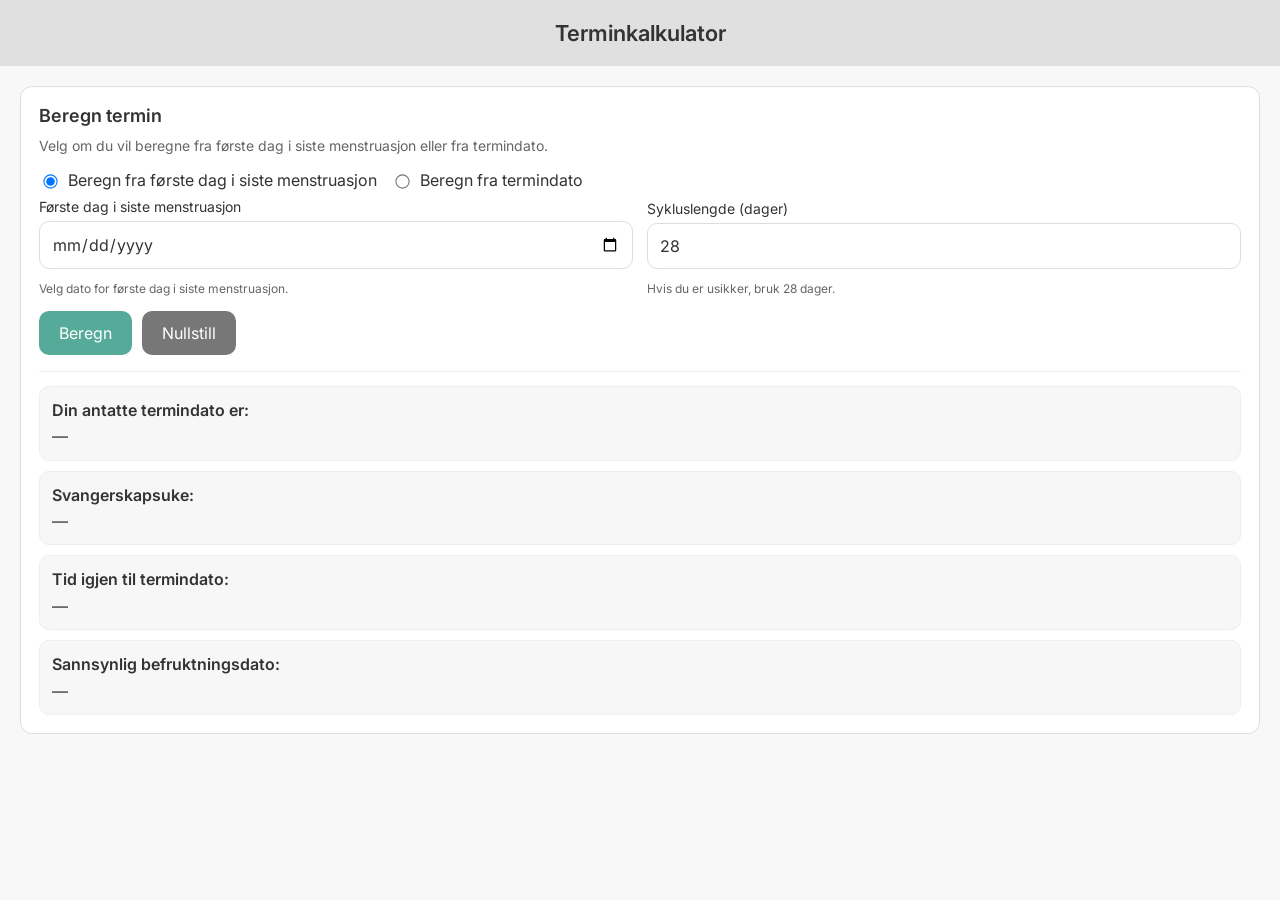
<file: terminkalkulator.html>
<!DOCTYPE html>
<html lang="no">
<head>
  <meta charset="UTF-8" />
  <meta name="viewport" content="width=device-width, initial-scale=1.0" />
  <title>Terminkalkulator</title>

  <!-- Match fonts used in transcribe.html -->
  <link href="https://fonts.googleapis.com/css2?family=Roboto:wght@300;400;500&family=Merriweather:wght@300;400&display=swap" rel="stylesheet" />
  <link href="https://fonts.googleapis.com/css2?family=Inter:wght@400;500;600;700;800&display=swap" rel="stylesheet" />

  <style>
    /* Base Styles (mirrors transcribe.html) */
    html, body { margin: 0; padding: 0; }
    body {
      font-family: 'Inter', 'Roboto', sans-serif;
      font-weight: 400;
      background-color: #f8f8f8;
      color: #333;
    }
    input, select, textarea, button { font-family: inherit; font-weight: 400; }
    label { font-family: inherit; font-weight: 400; }

    /* Use the same general layout approach (single column, "ads disabled") */
    .grid-container {
      display: grid;
      grid-template-columns: 1fr;
      grid-template-rows: auto;
      min-height: 100vh;
    }
    .main-content {
      display: flex;
      flex-direction: column;
      overflow-y: auto;
      padding: 0;
    }

    /* Top Bar (same look/feel) */
    .top-bar {
      background-color: #e0e0e0;
      padding: 20px;
      margin-bottom: 20px;
      display: flex;
      align-items: center;
      justify-content: space-between;
      gap: 12px;
      flex-wrap: wrap;
    }
    .top-bar .title {
      font-size: 22px;
      font-weight: 600;
      color: #333;
      margin: 0;
    }

    /* Button styles (copied style spirit from transcribe.html) */
    button {
      background-color: #5a9;
      color: #fff;
      border: none;
      border-radius: 10px;
      padding: 12px 20px;
      font-size: 16px;
      cursor: pointer;
      transition: background-color 0.3s, transform 0.1s;
      margin: 0;
    }
    button:hover { background-color: #489; }
    button:active { transform: scale(0.98); }
    button:disabled {
      background-color: #ccc;
      color: #666;
      cursor: not-allowed;
      opacity: 0.6;
      transition: none;
      transform: none;
    }

    /* Content spacing similar to recording-area padding */
    .content {
      padding: 0 20px 30px;
    }

    /* Calculator block */
    .calc-card {
      background: #fff;
      border: 1px solid #ddd;
      border-radius: 12px;
      padding: 18px;
      box-sizing: border-box;
    }

    .section-title {
      margin: 0 0 10px;
      font-size: 18px;
      font-weight: 600;
      color: #333;
    }

    .muted {
      margin: 0 0 14px;
      color: #666;
      font-size: 14px;
      line-height: 1.4;
    }

    .row {
      display: flex;
      gap: 14px;
      flex-wrap: wrap;
      align-items: flex-end;
      margin-bottom: 14px;
    }

    .field {
      flex: 1 1 260px;
      min-width: 220px;
      display: flex;
      flex-direction: column;
      gap: 6px;
    }

    .field label {
      font-size: 14px;
      color: #333;
    }

    .field input[type="date"],
    .field input[type="number"],
    .field select {
      width: 100%;
      padding: 12px;
      border: 1px solid #ddd;
      border-radius: 10px;
      font-size: 16px;
      box-sizing: border-box;
      background: #fff;
      color: #333;
    }

    .mode-group {
      display: flex;
      gap: 14px;
      flex-wrap: wrap;
      align-items: center;
      margin: 10px 0 8px;
    }

    .radio {
      display: flex;
      align-items: center;
      gap: 8px;
      user-select: none;
    }
    .radio input { transform: scale(1.1); }

    .actions {
      display: flex;
      gap: 10px;
      flex-wrap: wrap;
      align-items: center;
      margin-top: 6px;
    }

    .results {
      margin-top: 16px;
      border-top: 1px solid #eee;
      padding-top: 14px;
      display: grid;
      gap: 10px;
    }

    .result-line {
      background: #f7f7f7;
      border: 1px solid #eee;
      border-radius: 10px;
      padding: 12px;
      line-height: 1.4;
    }

    .result-label {
      font-weight: 600;
      display: block;
      margin-bottom: 4px;
    }

    .error {
      background: #fff1f1;
      border-color: #f2b3b3;
      color: #8a1f1f;
    }

    .hint {
      font-size: 12px;
      color: #666;
      margin: 6px 0 0;
      line-height: 1.35;
    }

    @media (max-width: 520px) {
      .top-bar { padding: 16px; }
      .content { padding: 0 14px 24px; }
    }
  </style>
</head>

<body>
  <div class="grid-container">
    <main class="main-content">
      <div class="top-bar">
       <span style="min-width: 160px;"></span>
        <h1 class="title">Terminkalkulator</h1>
        <span style="min-width: 160px;"></span>
      </div>

      <div class="content">
        <div class="calc-card" aria-labelledby="calcTitle">
          <h2 id="calcTitle" class="section-title">Beregn termin</h2>
          <p class="muted">
            Velg om du vil beregne fra første dag i siste menstruasjon eller fra termindato.
          </p>

          <div class="mode-group" role="radiogroup" aria-label="Velg tidspunkt for beregning">
            <label class="radio">
              <input type="radio" name="calcMode" value="lmp" checked />
              <span>Beregn fra første dag i siste menstruasjon</span>
            </label>
            <label class="radio">
              <input type="radio" name="calcMode" value="due" />
              <span>Beregn fra termindato</span>
            </label>
          </div>

          <div class="row">
            <div class="field">
              <label id="dateLabel" for="dateInput">Første dag i siste menstruasjon</label>
              <input id="dateInput" type="date" />
              <p class="hint" id="dateHint">Velg dato.</p>
            </div>

            <div class="field" id="cycleField">
              <label for="cycleLength">Sykluslengde (dager)</label>
              <input id="cycleLength" type="number" min="20" max="45" step="1" value="28" />
              <p class="hint">Hvis du er usikker, bruk 28 dager.</p>
            </div>
          </div>

          <div class="actions">
            <button id="calcBtn" type="button">Beregn</button>
            <button id="resetBtn" type="button" style="background-color:#777;">Nullstill</button>
          </div>

          <div class="results" aria-live="polite" aria-atomic="true">
            <div id="resultDue" class="result-line">
              <span class="result-label">Din antatte termindato er:</span>
              <span id="outDue">—</span>
            </div>

            <div id="resultWeek" class="result-line">
              <span class="result-label">Svangerskapsuke:</span>
              <span id="outWeek">—</span>
            </div>

            <div id="resultLeft" class="result-line">
              <span class="result-label">Tid igjen til termindato:</span>
              <span id="outLeft">—</span>
            </div>

            <div id="resultConception" class="result-line">
              <span class="result-label">Sannsynlig befruktningsdato:</span>
              <span id="outConception">—</span>
            </div>

            <div id="resultError" class="result-line error" style="display:none;">
              <span class="result-label">Obs:</span>
              <span id="outError"></span>
            </div>
          </div>
        </div>
      </div>
    </main>
  </div>

  <script>
    // ---------- Date helpers (UTC "date-only" math to avoid DST off-by-one) ----------
    const MS_PER_DAY = 24 * 60 * 60 * 1000;

    function toUtcDateOnly(dateLike) {
      // Accepts Date or {y,m,d} or "YYYY-MM-DD"
      if (dateLike instanceof Date) {
        return Date.UTC(dateLike.getFullYear(), dateLike.getMonth(), dateLike.getDate());
      }
      if (typeof dateLike === "string") {
        // "YYYY-MM-DD"
        const [y, m, d] = dateLike.split("-").map(Number);
        if (!y || !m || !d) return null;
        return Date.UTC(y, m - 1, d);
      }
      if (dateLike && typeof dateLike === "object") {
        const { y, m, d } = dateLike;
        return Date.UTC(y, m - 1, d);
      }
      return null;
    }

    function addDays(utcMs, days) {
      return utcMs + (days * MS_PER_DAY);
    }

    function diffDays(utcMsA, utcMsB) {
      // A - B in whole days
      return Math.round((utcMsA - utcMsB) / MS_PER_DAY);
    }

    function formatNo(utcMs) {
      const dt = new Date(utcMs);
      const dd = String(dt.getUTCDate()).padStart(2, "0");
      const mm = String(dt.getUTCMonth() + 1).padStart(2, "0");
      const yyyy = dt.getUTCFullYear();
      return `${dd}.${mm}.${yyyy}`;
    }

    function weeksAndDaysLabel(totalDays) {
      const w = Math.floor(totalDays / 7);
      const d = totalDays % 7;
      return { w, d, label: `${w}+${d}` };
    }

    function timeLeftLabel(daysLeft) {
      const abs = Math.abs(daysLeft);
      const w = Math.floor(abs / 7);
      const d = abs % 7;

      if (daysLeft > 0) return `${w} uker og ${d} dager`;
      if (daysLeft === 0) return `I dag`;
      return `Termindato var for ${w} uker og ${d} dager siden`;
    }

    // ---------- Calculator logic ----------
    // Norsk standard i mange terminkalkulatorer:
    //  - Termin: 283 dager (40+3) fra første dag i siste menstruasjon
    //  - Syklusjustering: + (sykluslengde - 28)
    //
    // Sannsynlig befruktning (slik mange kalkulatorer viser den):
    //  - fra LMP: LMP + (sykluslengde - 14)
    //  - fra termindato: antar 28-dagers syklus => LMP = termindato - 283, befruktning = LMP + 14 => termindato - 269
    const TERM_FROM_LMP_DAYS = 283;     // 40+3
    const DEFAULT_CYCLE_LEN = 28;
    const OVULATION_OFFSET = 14;        // ~14 dager før neste mens

    function computeFromLmp(lmpUtc, cycleLen) {
      const cl = Number.isFinite(cycleLen) ? cycleLen : DEFAULT_CYCLE_LEN;
      const adj = cl - DEFAULT_CYCLE_LEN;

      const dueUtc = addDays(lmpUtc, TERM_FROM_LMP_DAYS + adj);

      // Befruktning slik kalkulatorer ofte estimerer:
      const conceptionUtc = addDays(lmpUtc, cl - OVULATION_OFFSET);

      return { dueUtc, conceptionUtc };
    }

    function computeFromDue(dueUtc) {
      // Antar 28-dagers syklus når sykluslengde ikke er oppgitt:
      const conceptionUtc = addDays(dueUtc, -(TERM_FROM_LMP_DAYS - OVULATION_OFFSET)); // 283-14 = 269
      return { dueUtc, conceptionUtc };
    }

    function gestationalFromDue(todayUtc, dueUtc) {
      // GA days = 283 - daysLeft (40+3 ved termin)
      const daysLeft = diffDays(dueUtc, todayUtc);
      const gaDays = TERM_FROM_LMP_DAYS - daysLeft;
      return { daysLeft, gaDays };
    }

    function safeInt(v, min, max, fallback) {
      const n = Number.parseInt(v, 10);
      if (!Number.isFinite(n)) return fallback;
      if (typeof min === "number" && n < min) return fallback;
      if (typeof max === "number" && n > max) return fallback;
      return n;
    }

    // ---------- UI wiring ----------
    
    const calcBtn = document.getElementById("calcBtn");
    const resetBtn = document.getElementById("resetBtn");
    const dateInput = document.getElementById("dateInput");
    const dateLabel = document.getElementById("dateLabel");
    const dateHint = document.getElementById("dateHint");
    const cycleField = document.getElementById("cycleField");
    const cycleLength = document.getElementById("cycleLength");

    const outDue = document.getElementById("outDue");
    const outWeek = document.getElementById("outWeek");
    const outLeft = document.getElementById("outLeft");
    const outConception = document.getElementById("outConception");

    const errBox = document.getElementById("resultError");
    const outError = document.getElementById("outError");

    function setError(msg) {
      if (!msg) {
        errBox.style.display = "none";
        outError.textContent = "";
        return;
      }
      errBox.style.display = "block";
      outError.textContent = msg;
    }

    function getMode() {
      const el = document.querySelector('input[name="calcMode"]:checked');
      return el ? el.value : "lmp";
    }

    function updateModeUi() {
      const mode = getMode();
      if (mode === "lmp") {
        dateLabel.textContent = "Første dag i siste menstruasjon";
        dateHint.textContent = "Velg dato for første dag i siste menstruasjon.";
        cycleField.style.display = "";
      } else {
        dateLabel.textContent = "Termindato";
        dateHint.textContent = "Velg termindato (f.eks. fra ultralyd).";
        cycleField.style.display = "none";
      }
      setError("");
    }

    function clearOutputs() {
      outDue.textContent = "—";
      outWeek.textContent = "—";
      outLeft.textContent = "—";
      outConception.textContent = "—";
      setError("");
    }

    function calculate() {
      setError("");
      const mode = getMode();
      const todayUtc = toUtcDateOnly(new Date());
      const chosenUtc = toUtcDateOnly(dateInput.value);

      if (!chosenUtc) {
        clearOutputs();
        setError("Velg en gyldig dato først.");
        return;
      }

      let dueUtc, conceptionUtc;

      if (mode === "lmp") {
        const cl = safeInt(cycleLength.value, 20, 45, DEFAULT_CYCLE_LEN);
        ({ dueUtc, conceptionUtc } = computeFromLmp(chosenUtc, cl));
      } else {
        ({ dueUtc, conceptionUtc } = computeFromDue(chosenUtc));
      }

      const { daysLeft, gaDays } = gestationalFromDue(todayUtc, dueUtc);

      // Guardrails (still compute, but warn)
      if (gaDays < -14) {
        setError("Datoen ser ut til å ligge langt frem i tid. Sjekk at du har valgt riktig dato.");
      } else if (gaDays > 333) {
        setError("Datoen ser ut til å ligge langt tilbake i tid. Sjekk at du har valgt riktig dato.");
      }

      const gad = Math.max(0, gaDays);
      const { label: weekLabel } = weeksAndDaysLabel(gad);

      outDue.textContent = formatNo(dueUtc);
      outWeek.textContent = `Uke ${weekLabel}`;
      outLeft.textContent = timeLeftLabel(daysLeft);
      outConception.textContent = formatNo(conceptionUtc);
    }

    
    // Events
    document.querySelectorAll('input[name="calcMode"]').forEach(r => {
      r.addEventListener("change", () => {
        updateModeUi();
        if (dateInput.value) calculate();
      });
    });

    calcBtn.addEventListener("click", calculate);

    resetBtn.addEventListener("click", () => {
      dateInput.value = "";
      cycleLength.value = String(DEFAULT_CYCLE_LEN);
      document.querySelector('input[name="calcMode"][value="lmp"]').checked = true;
      updateModeUi();
      clearOutputs();
    });

    dateInput.addEventListener("change", calculate);
    cycleLength.addEventListener("change", () => {
      if (getMode() === "lmp" && dateInput.value) calculate();
    });

    // Init
    updateModeUi();
    clearOutputs();
  </script>
</body>
</html>
</file>
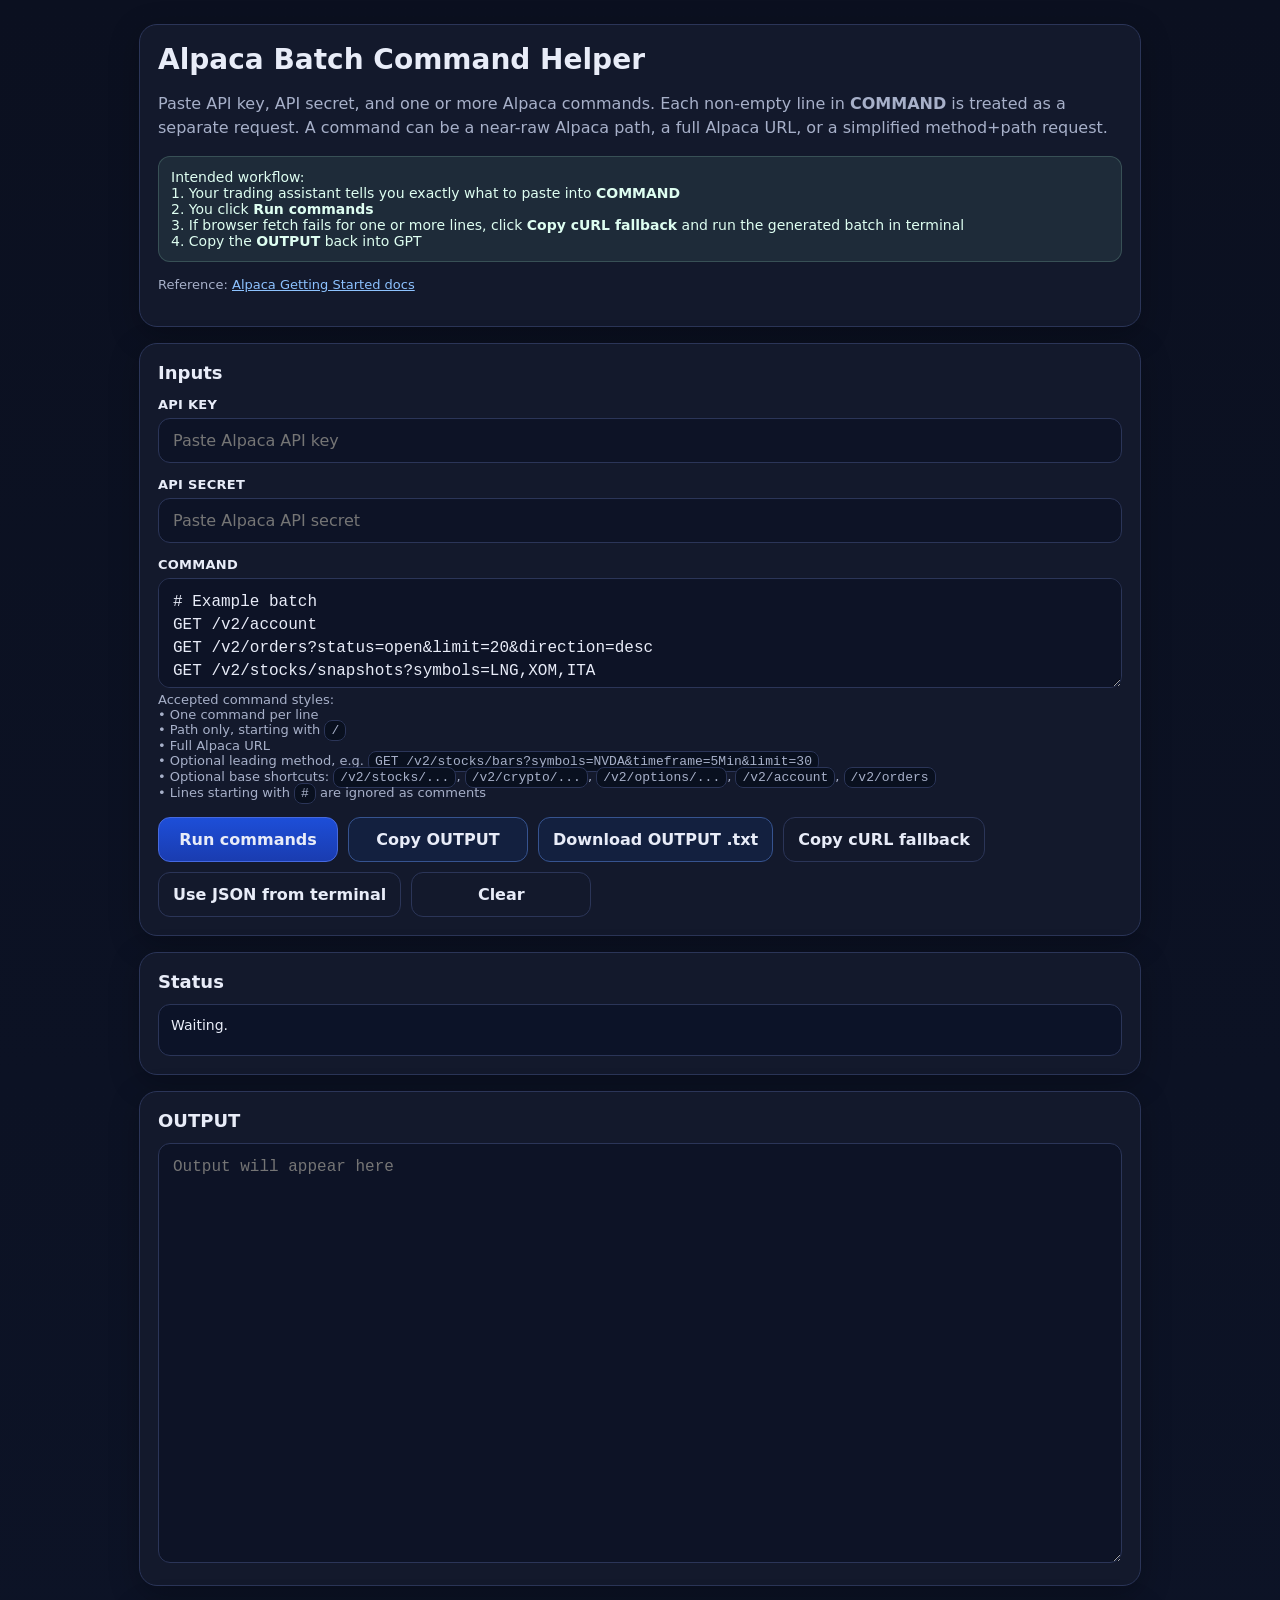
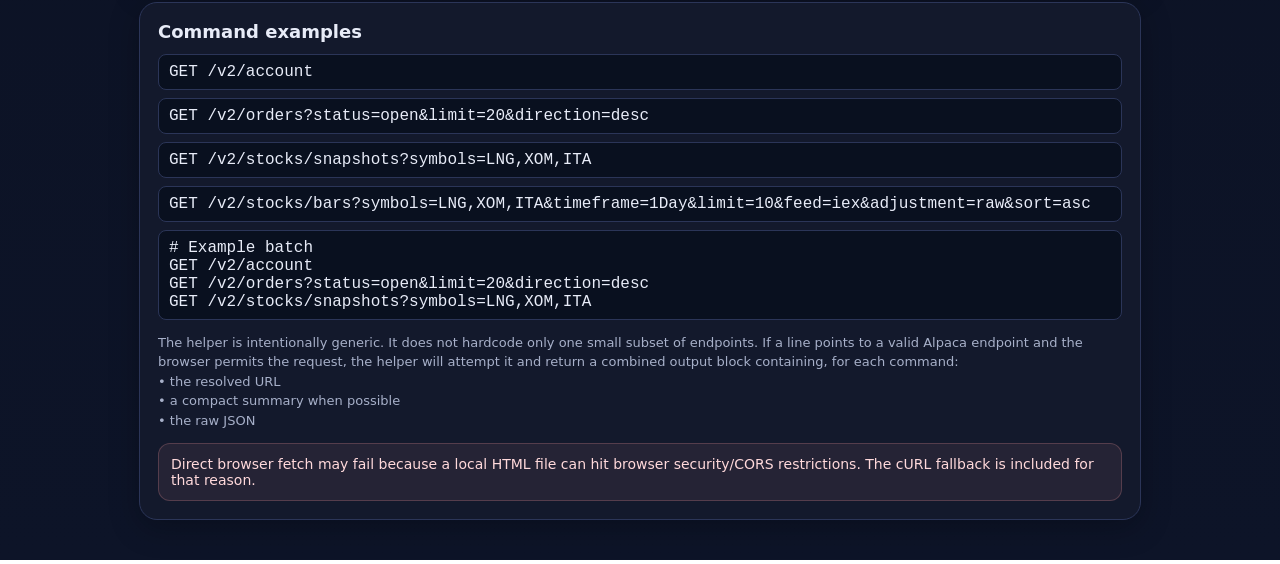
<file: div/alpaca.html>
<!DOCTYPE html>
<html lang="en">
<head>
  <meta charset="UTF-8" />
  <meta name="viewport" content="width=device-width, initial-scale=1.0" />
  <title>Alpaca Batch Command Helper</title>
  <style>
    :root {
      --bg: #0b1020;
      --panel: #131a2d;
      --text: #e8ecf8;
      --muted: #a7b0c9;
      --border: #2b3558;
      --mono: ui-monospace, SFMono-Regular, Menlo, Consolas, monospace;
      --sans: Inter, system-ui, -apple-system, Segoe UI, Roboto, sans-serif;
      --link: #8dc2ff;
    }
    * { box-sizing: border-box; }
    body {
      margin: 0;
      font-family: var(--sans);
      background: linear-gradient(180deg, #0b1020 0%, #0d1428 100%);
      color: var(--text);
    }
    .wrap {
      max-width: 1050px;
      margin: 0 auto;
      padding: 24px;
    }
    .card {
      background: rgba(19, 26, 45, 0.95);
      border: 1px solid var(--border);
      border-radius: 18px;
      padding: 18px;
      margin-bottom: 16px;
      box-shadow: 0 8px 30px rgba(0,0,0,0.25);
    }
    h1 { margin: 0 0 8px; font-size: 28px; }
    h2 { margin: 0 0 12px; font-size: 18px; }
    p, li { color: var(--muted); line-height: 1.5; }
    a { color: var(--link); }
    label {
      display: block;
      margin: 14px 0 6px;
      font-size: 13px;
      font-weight: 700;
      letter-spacing: 0.02em;
    }
    input, textarea, button {
      width: 100%;
      border-radius: 12px;
      border: 1px solid var(--border);
      background: #0d1326;
      color: var(--text);
      padding: 12px 14px;
      font: inherit;
    }
    textarea {
      min-height: 110px;
      resize: vertical;
      font-family: var(--mono);
      line-height: 1.45;
    }
    #output { min-height: 420px; }
    .buttons {
      display: flex;
      flex-wrap: wrap;
      gap: 10px;
      margin-top: 16px;
    }
    button {
      width: auto;
      min-width: 180px;
      cursor: pointer;
      background: linear-gradient(180deg, #1d4ed8, #1a3cb0);
      border: 1px solid #4669df;
      font-weight: 700;
    }
    button.secondary {
      background: #13203f;
      border-color: #36538f;
    }
    button.ghost {
      background: transparent;
      border-color: var(--border);
    }
    .status {
      white-space: pre-wrap;
      padding: 12px;
      border-radius: 12px;
      background: #0c1328;
      border: 1px solid var(--border);
      min-height: 52px;
      font-size: 14px;
    }
    .hint, .warn {
      padding: 12px;
      border-radius: 12px;
      font-size: 14px;
    }
    .hint {
      background: rgba(169, 255, 214, 0.08);
      border: 1px solid rgba(169, 255, 214, 0.18);
      color: #defef1;
    }
    .warn {
      background: rgba(255, 158, 161, 0.08);
      border: 1px solid rgba(255, 158, 161, 0.22);
      color: #ffd9db;
    }
    .small { font-size: 13px; color: var(--muted); }
    code {
      font-family: var(--mono);
      background: #09101f;
      border: 1px solid var(--border);
      border-radius: 8px;
      padding: 2px 6px;
    }
    .examples code {
      display: block;
      padding: 8px 10px;
      margin: 8px 0;
      white-space: pre-wrap;
      word-break: break-word;
    }
  </style>
</head>
<body>
  <div class="wrap">
    <div class="card">
      <h1>Alpaca Batch Command Helper</h1>
      <p>Paste API key, API secret, and one or more Alpaca commands. Each non-empty line in <strong>COMMAND</strong> is treated as a separate request. A command can be a near-raw Alpaca path, a full Alpaca URL, or a simplified method+path request.</p>
      <div class="hint">
        Intended workflow:
        <br>1. Your trading assistant tells you exactly what to paste into <strong>COMMAND</strong>
        <br>2. You click <strong>Run commands</strong>
        <br>3. If browser fetch fails for one or more lines, click <strong>Copy cURL fallback</strong> and run the generated batch in terminal
        <br>4. Copy the <strong>OUTPUT</strong> back into GPT
      </div>
      <p class="small">Reference: <a href="https://docs.alpaca.markets/docs/getting-started" target="_blank" rel="noopener noreferrer">Alpaca Getting Started docs</a></p>
    </div>

    <div class="card">
      <h2>Inputs</h2>
      <label for="key">API KEY</label>
      <input id="key" type="password" placeholder="Paste Alpaca API key" autocomplete="off" spellcheck="false" />

      <label for="secret">API SECRET</label>
      <input id="secret" type="password" placeholder="Paste Alpaca API secret" autocomplete="off" spellcheck="false" />

      <label for="command">COMMAND</label>
      <textarea id="command" placeholder="Paste one or more Alpaca paths or URLs here, one per line"></textarea>

      <div class="small">
        Accepted command styles:
        <br>• One command per line
        <br>• Path only, starting with <code>/</code>
        <br>• Full Alpaca URL
        <br>• Optional leading method, e.g. <code>GET /v2/stocks/bars?symbols=NVDA&timeframe=5Min&limit=30</code>
        <br>• Optional base shortcuts: <code>/v2/stocks/...</code>, <code>/v2/crypto/...</code>, <code>/v2/options/...</code>, <code>/v2/account</code>, <code>/v2/orders</code>
        <br>• Lines starting with <code>#</code> are ignored as comments
      </div>

      <div class="buttons">
        <button id="runBtn">Run commands</button>
        <button id="copyOutputBtn" class="secondary">Copy OUTPUT</button>
        <button id="downloadTxtBtn" class="secondary">Download OUTPUT .txt</button>
        <button id="copyCurlBtn" class="ghost">Copy cURL fallback</button>
        <button id="useJsonBtn" class="ghost">Use JSON from terminal</button>
        <button id="clearBtn" class="ghost">Clear</button>
      </div>
    </div>

    <div class="card">
      <h2>Status</h2>
      <div id="status" class="status">Waiting.</div>
    </div>

    <div class="card">
      <h2>OUTPUT</h2>
      <textarea id="output" placeholder="Output will appear here"></textarea>
    </div>

    <div class="card">
      <h2>Command examples</h2>
      <div class="examples">
        <code>GET /v2/account</code>
        <code>GET /v2/orders?status=open&limit=20&direction=desc</code>
        <code>GET /v2/stocks/snapshots?symbols=LNG,XOM,ITA</code>
        <code>GET /v2/stocks/bars?symbols=LNG,XOM,ITA&timeframe=1Day&limit=10&feed=iex&adjustment=raw&sort=asc</code>
        <code># Example batch
GET /v2/account
GET /v2/orders?status=open&limit=20&direction=desc
GET /v2/stocks/snapshots?symbols=LNG,XOM,ITA</code>
      </div>
      <p class="small">
        The helper is intentionally generic. It does not hardcode only one small subset of endpoints. If a line points to a valid Alpaca endpoint and the browser permits the request, the helper will attempt it and return a combined output block containing, for each command:
        <br>• the resolved URL
        <br>• a compact summary when possible
        <br>• the raw JSON
      </p>
      <div class="warn">
        Direct browser fetch may fail because a local HTML file can hit browser security/CORS restrictions. The cURL fallback is included for that reason.
      </div>
    </div>
  </div>

  <script>
    const $ = (id) => document.getElementById(id);

    const state = {
      requests: [],
      curls: [],
      output: '',
      results: []
    };

    function setStatus(msg) {
      $('status').textContent = msg;
    }

    function normalizeCommand(input) {
      const raw = (input || '').trim();
      if (!raw) throw new Error('COMMAND is empty.');

      let method = 'GET';
      let remainder = raw;

      const methodMatch = raw.match(/^(GET|POST|PUT|PATCH|DELETE|HEAD|OPTIONS)\s+(.+)$/i);
      if (methodMatch) {
        method = methodMatch[1].toUpperCase();
        remainder = methodMatch[2].trim();
      }

      let url = '';
      if (/^https?:\/\//i.test(remainder)) {
        url = remainder;
      } else if (remainder.startsWith('/')) {
        url = inferBaseAndJoin(remainder);
      } else {
        throw new Error('COMMAND must be a full URL or a path starting with "/".');
      }

      return { method, url, raw };
    }

    function inferBaseAndJoin(path) {
      const lower = path.toLowerCase();

      if (
        lower.startsWith('/v2/account') ||
        lower.startsWith('/v2/orders') ||
        lower.startsWith('/v2/positions') ||
        lower.startsWith('/v2/assets') ||
        lower.startsWith('/v2/watchlists') ||
        lower.startsWith('/v2/portfolio')
      ) {
        return 'https://paper-api.alpaca.markets' + path;
      }

      if (
        lower.startsWith('/v2/stocks/') ||
        lower.startsWith('/v2/crypto/') ||
        lower.startsWith('/v2/options/') ||
        lower.startsWith('/v1beta1/')
      ) {
        return 'https://data.alpaca.markets' + path;
      }

      return 'https://data.alpaca.markets' + path;
    }

    function buildCurl(method, url, key, secret) {
      const isWindows = navigator.userAgent.includes('Windows');
      if (isWindows) {
        return `curl --request ${method} "${url}" ^\n  --header "APCA-API-KEY-ID: ${key}" ^\n  --header "APCA-API-SECRET-KEY: ${secret}"`;
      }
      return `curl --request ${method} '${url}' \\\n  --header 'APCA-API-KEY-ID: ${key}' \\\n  --header 'APCA-API-SECRET-KEY: ${secret}'`;
    }

    function summarizeGeneric(json, url) {
      try {
        const u = new URL(url);
        const path = u.pathname.toLowerCase();

        if (json && json.bars && !Array.isArray(json.bars)) {
          const barsVal = json.bars;
          const keys = Object.keys(barsVal);
          if (keys.length && !Array.isArray(barsVal[keys[0]])) {
            return keys.sort().map(sym => {
              const b = barsVal[sym];
              return `${sym}: time=${b.t} open=${b.o} high=${b.h} low=${b.l} close=${b.c} volume=${b.v}`;
            }).join('\n');
          }
          return keys.sort().map(sym => {
            const arr = Array.isArray(barsVal[sym]) ? barsVal[sym] : [];
            const lines = arr.map(b => `${b.t}: O=${b.o} H=${b.h} L=${b.l} C=${b.c} V=${b.v}`);
            return `${sym}:\n${lines.join('\n')}`;
          }).join('\n\n');
        }

        if (json && json.quotes) {
          return Object.keys(json.quotes).sort().map(sym => {
            const q = json.quotes[sym];
            return `${sym}: time=${q.t} bid=${q.bp} bid_size=${q.bs} ask=${q.ap} ask_size=${q.as}`;
          }).join('\n');
        }

        if (json && json.trades) {
          return Object.keys(json.trades).sort().map(sym => {
            const t = json.trades[sym];
            return `${sym}: time=${t.t} price=${t.p} size=${t.s} exchange=${t.x}`;
          }).join('\n');
        }

        if (json && !Array.isArray(json) && json.snapshots) {
          return Object.keys(json.snapshots).sort().map(sym => {
            const s = json.snapshots[sym] || {};
            const latestTrade = s.latestTrade ? `latest_trade_price=${s.latestTrade.p}` : 'latest_trade_price=n/a';
            const latestQuote = s.latestQuote ? `bid=${s.latestQuote.bp} ask=${s.latestQuote.ap}` : 'bid=n/a ask=n/a';
            const minuteBar = s.minuteBar ? `minute_close=${s.minuteBar.c} minute_volume=${s.minuteBar.v}` : 'minute_close=n/a minute_volume=n/a';
            const dailyBar = s.dailyBar ? `daily_close=${s.dailyBar.c}` : 'daily_close=n/a';
            return `${sym}: ${latestTrade} ${latestQuote} ${minuteBar} ${dailyBar}`;
          }).join('\n');
        }

        if (path.includes('/v2/account') && json && typeof json === 'object') {
          return [
            `account_number=${json.account_number ?? 'n/a'}`,
            `status=${json.status ?? 'n/a'}`,
            `currency=${json.currency ?? 'n/a'}`,
            `cash=${json.cash ?? 'n/a'}`,
            `portfolio_value=${json.portfolio_value ?? 'n/a'}`,
            `buying_power=${json.buying_power ?? 'n/a'}`
          ].join('\n');
        }

        if (Array.isArray(json)) {
          return `Array response with ${json.length} items.`;
        }

        if (json && typeof json === 'object') {
          return `JSON object response with keys: ${Object.keys(json).join(', ')}`;
        }

        return String(json);
      } catch (e) {
        return 'Summary unavailable.';
      }
    }

    function splitCommands(text) {
      return (text || '')
        .split(/\r?\n/)
        .map(line => line.trim())
        .filter(line => line && !line.startsWith('#'));
    }

    function prepareRequests() {
      const key = $('key').value.trim();
      const secret = $('secret').value.trim();
      if (!key || !secret) throw new Error('API KEY and API SECRET are required.');

      const commands = splitCommands($('command').value);
      if (!commands.length) throw new Error('COMMAND is empty. Enter one or more commands, one per line.');

      const requests = commands.map((command, index) => {
        const parsed = normalizeCommand(command);
        return {
          index: index + 1,
          command,
          method: parsed.method,
          url: parsed.url,
          raw: parsed.raw
        };
      });

      state.requests = requests;
      state.curls = requests.map(req => `# Command ${req.index}: ${req.command}\n${buildCurl(req.method, req.url, key, secret)}`);
      return { key, secret, requests };
    }

    function buildCombinedOutput(results) {
      const output = results.map((result) => {
        if (result.ok) {
          const summary = summarizeGeneric(result.json, result.url);
          return [
            `ALPACA API OUTPUT ${result.index}`,
            `Original command: ${result.command}`,
            `Method: ${result.method}`,
            `Resolved URL: ${result.url}`,
            '',
            'Condensed result:',
            summary || '(No condensed result available.)',
            '',
            'Raw JSON:',
            JSON.stringify(result.json)
          ].join('\n');
        }

        return [
          `ALPACA API OUTPUT ${result.index}`,
          `Original command: ${result.command}`,
          `Method: ${result.method}`,
          `Resolved URL: ${result.url}`,
          '',
          'Error:',
          result.error,
          '',
          'Generated cURL:',
          result.curl || '(Unavailable)'
        ].join('\n');
      }).join('\n\n' + '='.repeat(80) + '\n\n');

      state.output = output;
      state.results = results;
      $('output').value = output;
      return output;
    }

    async function runCommands() {
      const { key, secret, requests } = prepareRequests();
      const results = [];

      setStatus(`Running ${requests.length} command(s)...`);

      for (let i = 0; i < requests.length; i += 1) {
        const req = requests[i];
        setStatus(`Running ${i + 1} of ${requests.length}: ${req.command}`);

        try {
          const res = await fetch(req.url, {
            method: req.method,
            headers: {
              'APCA-API-KEY-ID': key,
              'APCA-API-SECRET-KEY': secret
            }
          });

          const text = await res.text();
          let json;
          try {
            json = JSON.parse(text);
          } catch {
            throw new Error(`Response was not valid JSON. HTTP ${res.status}. Body: ${text.slice(0, 500)}`);
          }

          if (!res.ok) {
            throw new Error(`HTTP ${res.status}: ${JSON.stringify(json)}`);
          }

          results.push({
            ...req,
            ok: true,
            json,
            curl: buildCurl(req.method, req.url, key, secret)
          });
        } catch (err) {
          results.push({
            ...req,
            ok: false,
            error: String(err.message || err),
            curl: buildCurl(req.method, req.url, key, secret)
          });
        }
      }

      buildCombinedOutput(results);

      const okCount = results.filter(r => r.ok).length;
      const failCount = results.length - okCount;
      if (failCount === 0) {
        setStatus(`Success. ${okCount}/${results.length} commands completed.`);
      } else {
        setStatus(`Completed with issues. ${okCount}/${results.length} succeeded, ${failCount} failed. Use cURL fallback for failed commands if needed.`);
      }
    }

    async function copyText(text, successMessage) {
      try {
        await navigator.clipboard.writeText(text);
        setStatus(successMessage);
      } catch {
        setStatus('Clipboard copy failed. Copy manually.');
      }
    }

    async function useJsonFromTerminal() {
      const pasted = window.prompt(
        'Paste JSON from terminal here. You can paste either: \n1) a single JSON response object/array, or \n2) a JSON array like [{"command":"GET /v2/account","json":{...}}, {"command":"GET /v2/orders","json":[...]}]'
      );
      if (!pasted || !pasted.trim()) {
        setStatus('No JSON pasted.');
        return;
      }

      let parsed;
      try {
        parsed = JSON.parse(pasted);
      } catch {
        setStatus('Pasted text was not valid JSON.');
        return;
      }

      let results;
      if (Array.isArray(parsed)) {
        results = parsed.map((item, idx) => {
          if (item && typeof item === 'object' && 'json' in item) {
            const command = item.command || `Pasted result ${idx + 1}`;
            const normalized = (() => {
              try { return normalizeCommand(command); } catch { return { method: 'GET', url: item.url || 'pasted://json', raw: command }; }
            })();
            return {
              index: idx + 1,
              command,
              method: item.method || normalized.method,
              url: item.url || normalized.url,
              ok: true,
              json: item.json,
              curl: ''
            };
          }
          return {
            index: idx + 1,
            command: `Pasted result ${idx + 1}`,
            method: 'GET',
            url: 'pasted://json',
            ok: true,
            json: item,
            curl: ''
          };
        });
      } else {
        results = [{
          index: 1,
          command: 'Pasted result 1',
          method: 'GET',
          url: 'pasted://json',
          ok: true,
          json: parsed,
          curl: ''
        }];
      }

      buildCombinedOutput(results);
      setStatus(`OUTPUT built from pasted terminal JSON for ${results.length} result(s).`);
    }


    function downloadOutputTxt() {
      const val = $('output').value;
      if (!val || !val.trim()) {
        setStatus('There is no OUTPUT to download.');
        return;
      }

      const safeTs = new Date().toISOString().replace(/[:]/g, '-');
      const blob = new Blob([val], { type: 'text/plain;charset=utf-8' });
      const url = URL.createObjectURL(blob);
      const a = document.createElement('a');
      a.href = url;
      a.download = `alpaca-output-${safeTs}.txt`;
      document.body.appendChild(a);
      a.click();
      a.remove();
      URL.revokeObjectURL(url);
      setStatus('Downloaded OUTPUT as .txt');
    }

    function clearAll() {
      $('command').value = '';
      $('output').value = '';
      setStatus('Cleared.');
      state.requests = [];
      state.curls = [];
      state.output = '';
      state.results = [];
    }

    $('runBtn').addEventListener('click', async () => {
      try {
        await runCommands();
      } catch (e) {
        setStatus(e.message || String(e));
      }
    });

    $('copyOutputBtn').addEventListener('click', async () => {
      const val = $('output').value.trim();
      if (!val) return setStatus('There is no OUTPUT to copy.');
      await copyText(val, 'OUTPUT copied.');
    });

    $('downloadTxtBtn').addEventListener('click', downloadOutputTxt);

    $('copyCurlBtn').addEventListener('click', async () => {
      try {
        if (!state.curls.length) prepareRequests();
        await copyText(state.curls.join('\n\n'), 'cURL fallback copied.');
      } catch (e) {
        setStatus(e.message || String(e));
      }
    });

    $('useJsonBtn').addEventListener('click', async () => {
      await useJsonFromTerminal();
    });

    $('clearBtn').addEventListener('click', clearAll);

    $('command').value = `# Example batch\nGET /v2/account\nGET /v2/orders?status=open&limit=20&direction=desc\nGET /v2/stocks/snapshots?symbols=LNG,XOM,ITA`;
  </script>
</body>
</html>
</file>
